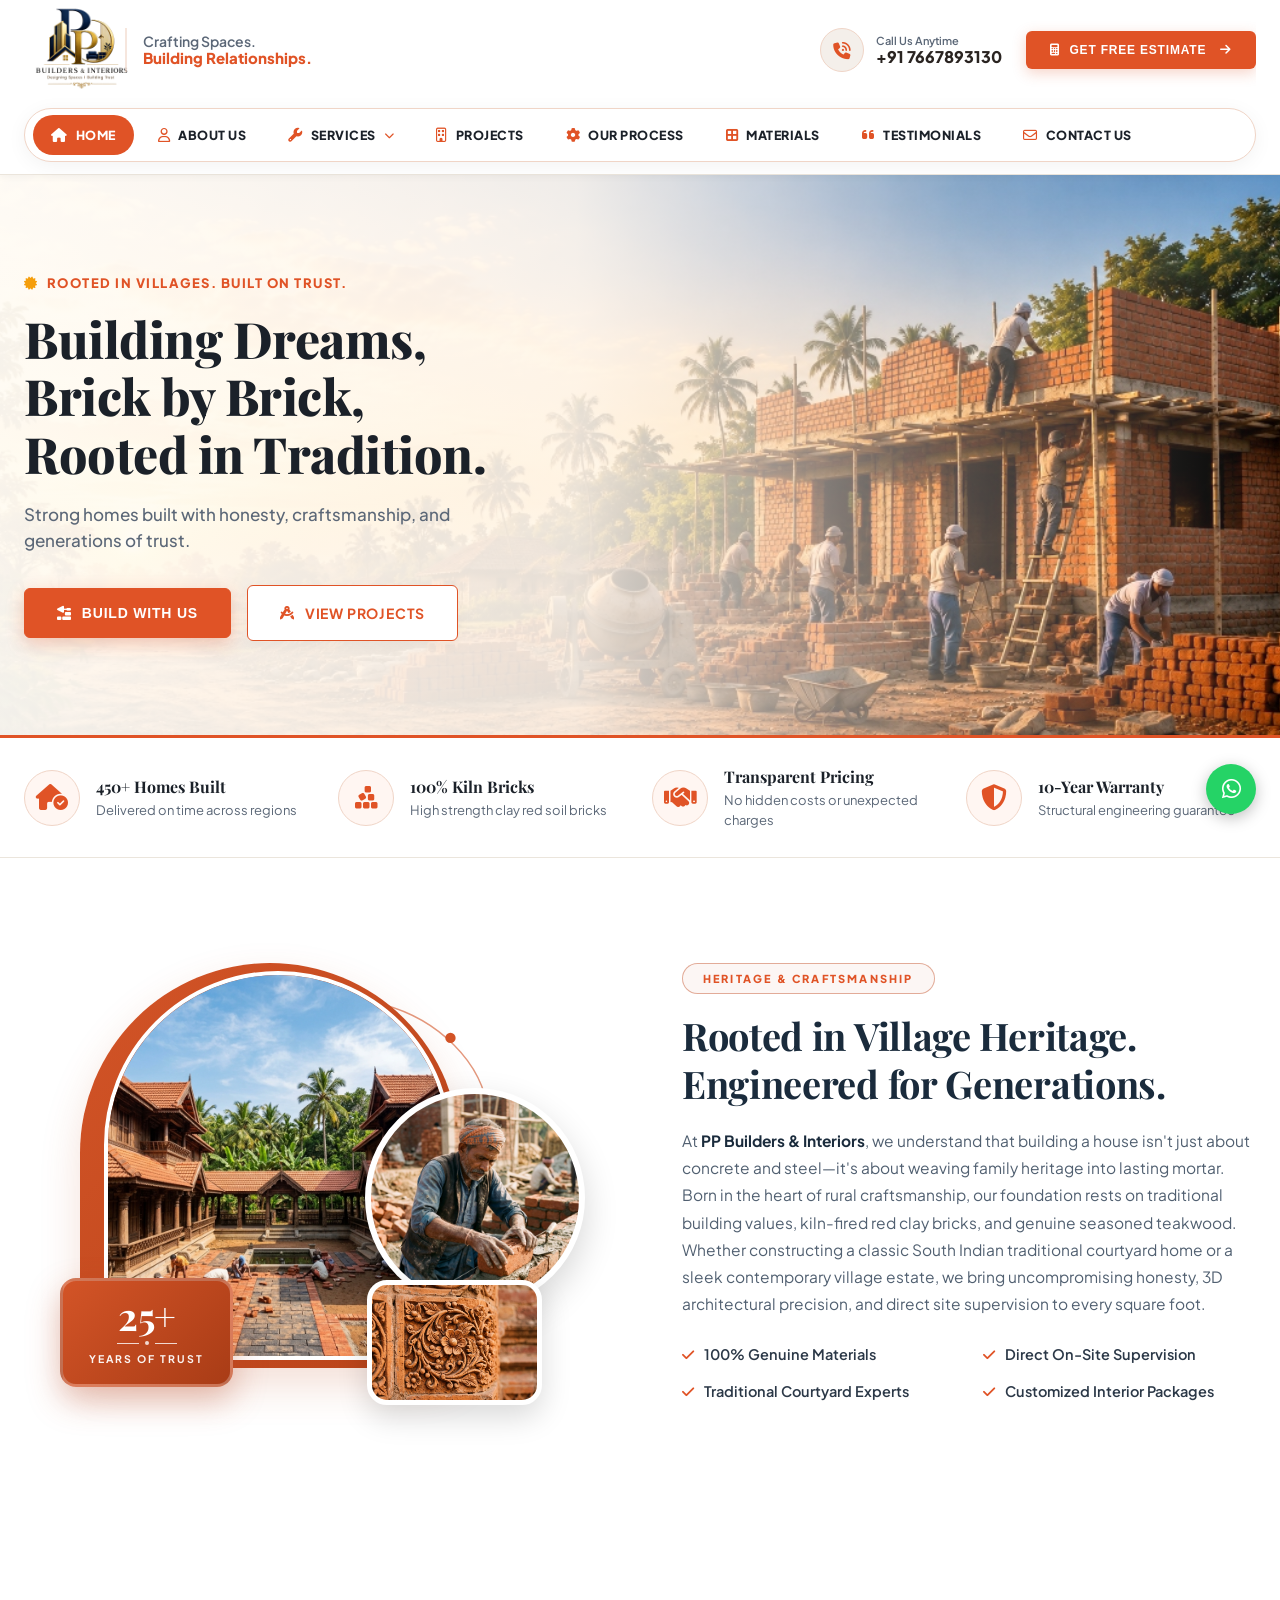
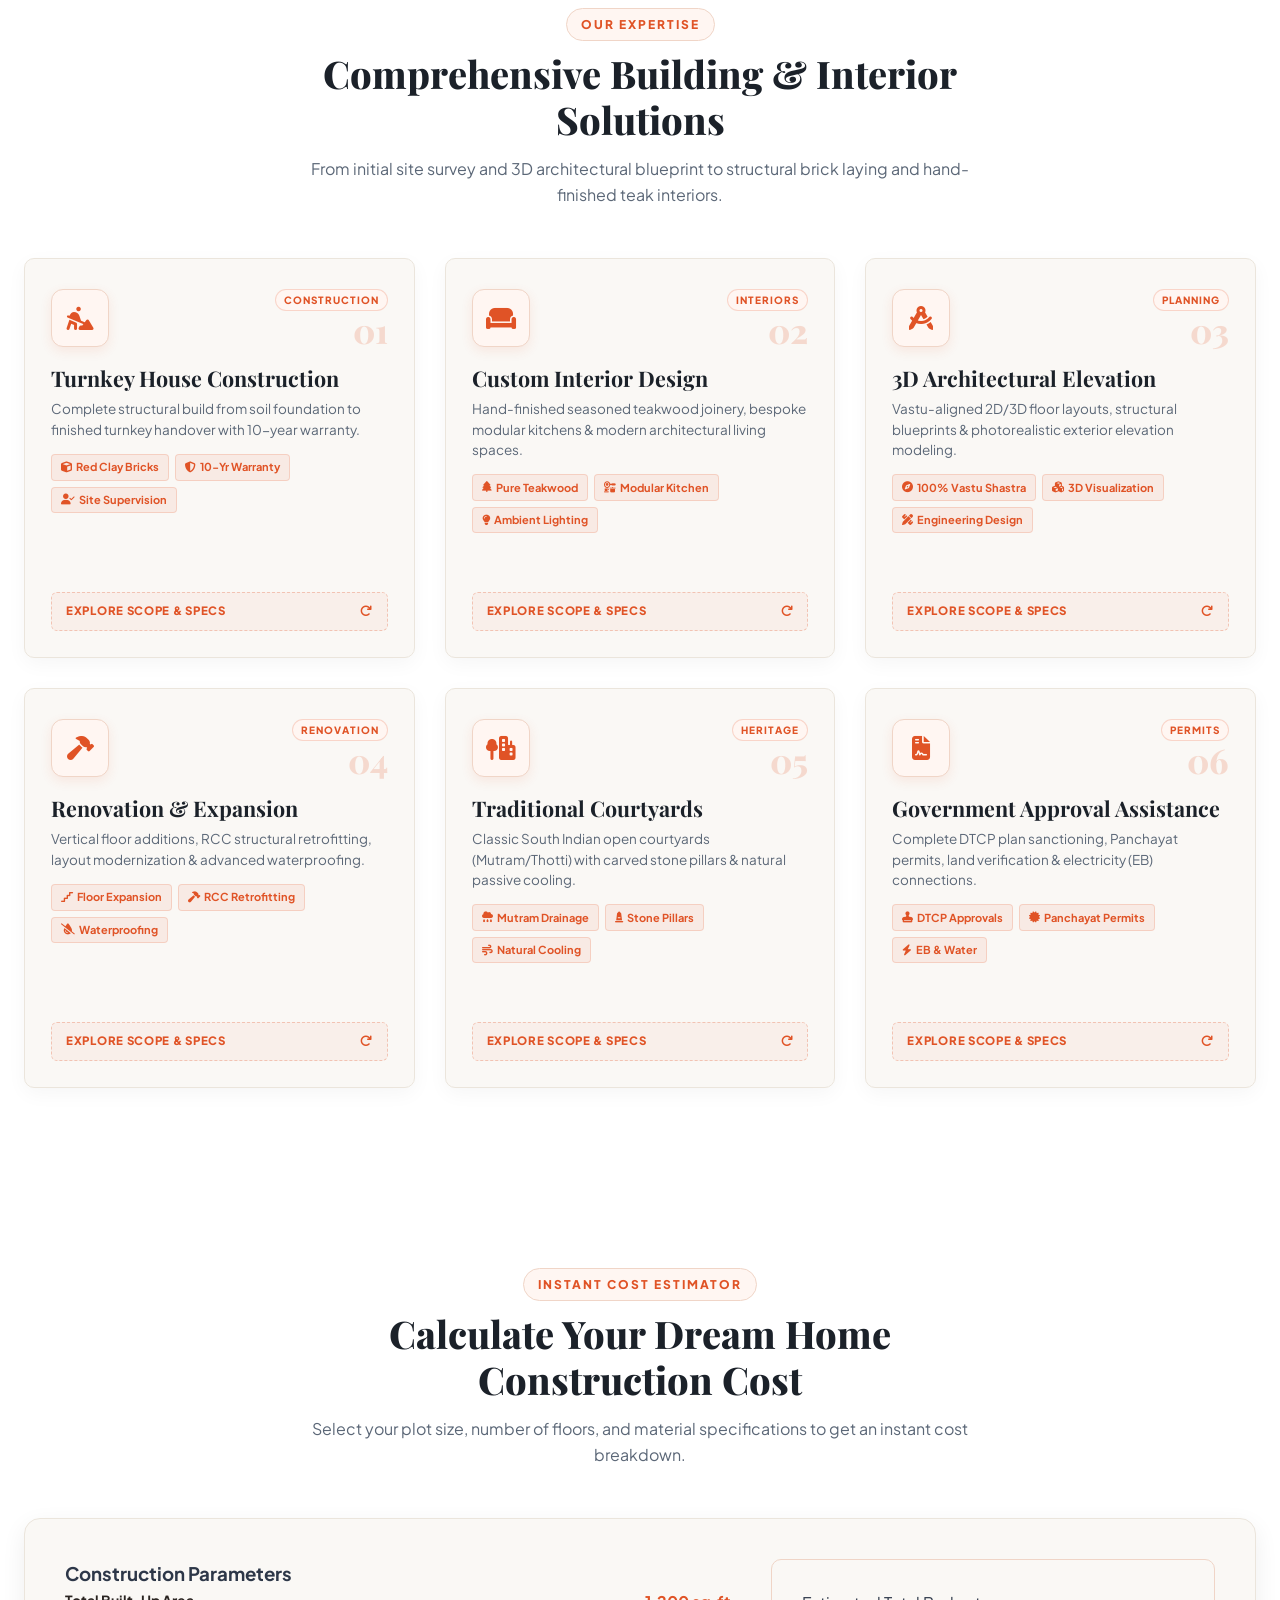
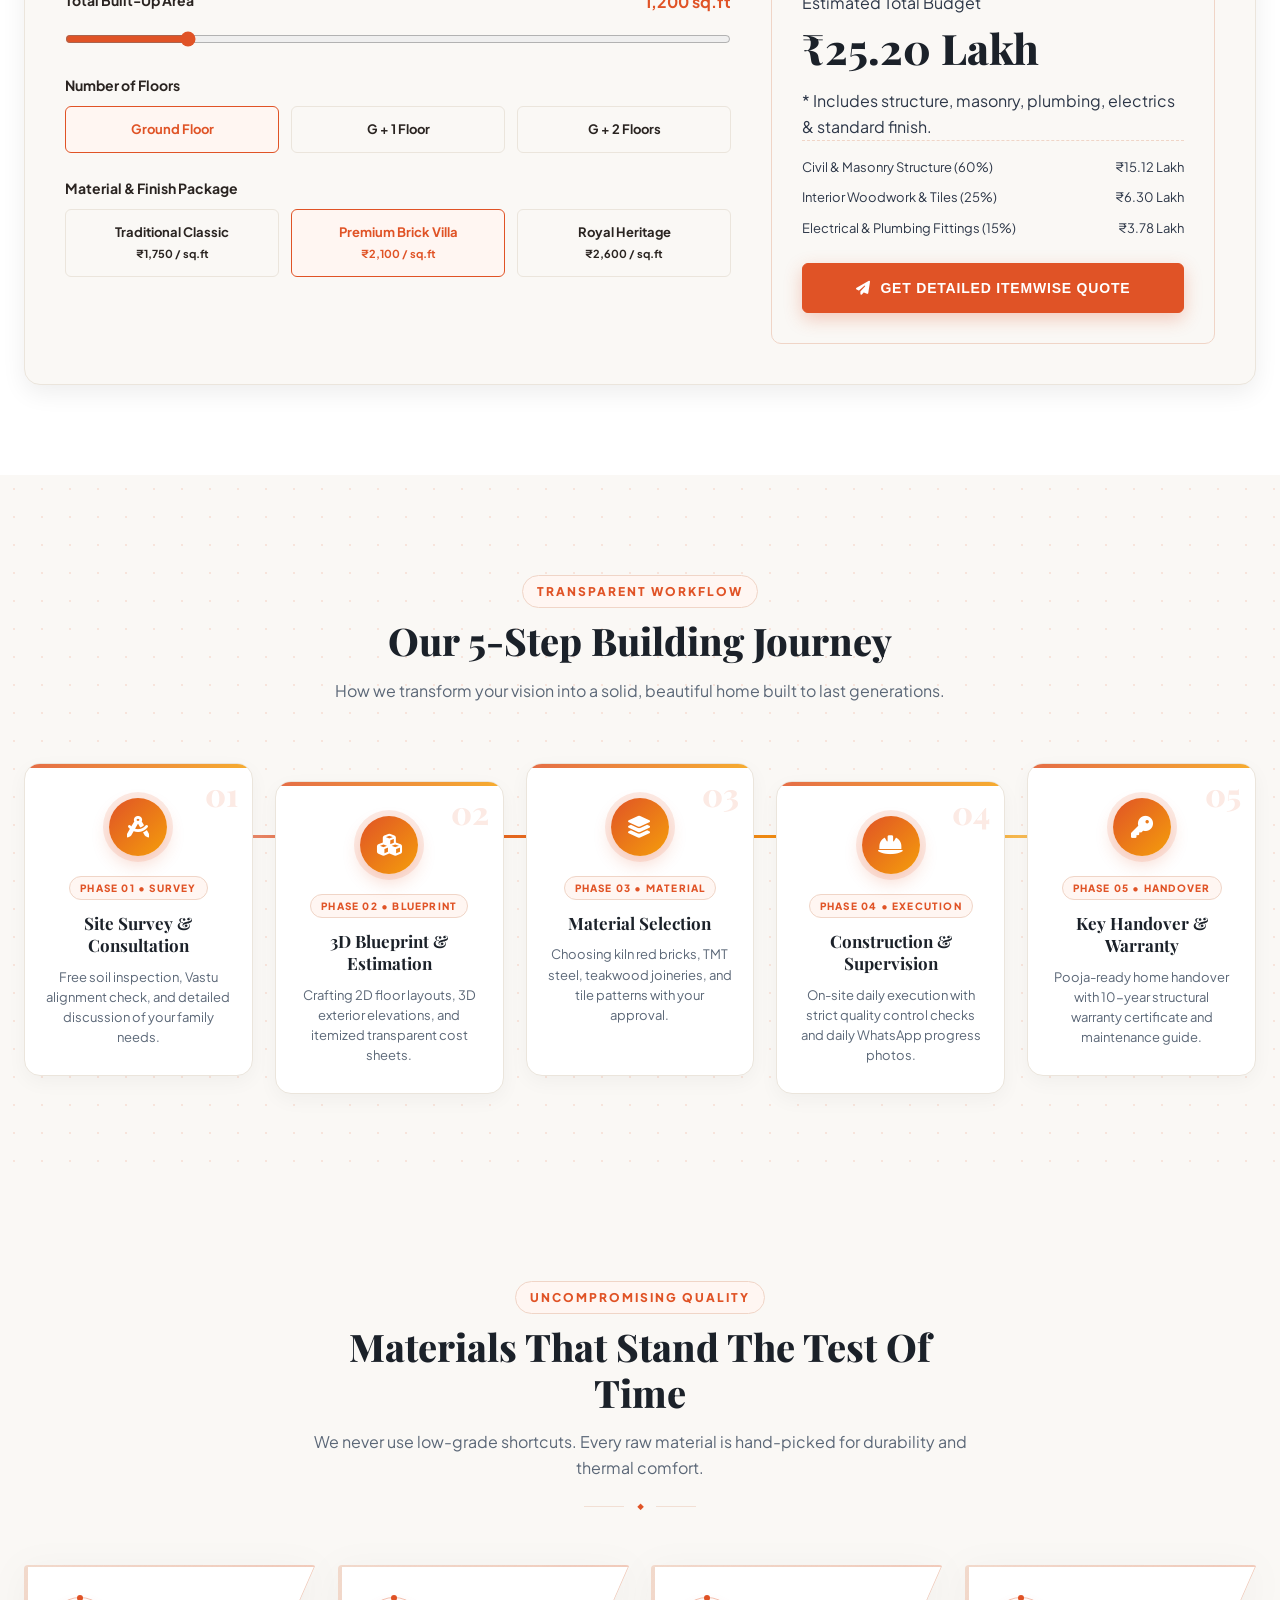
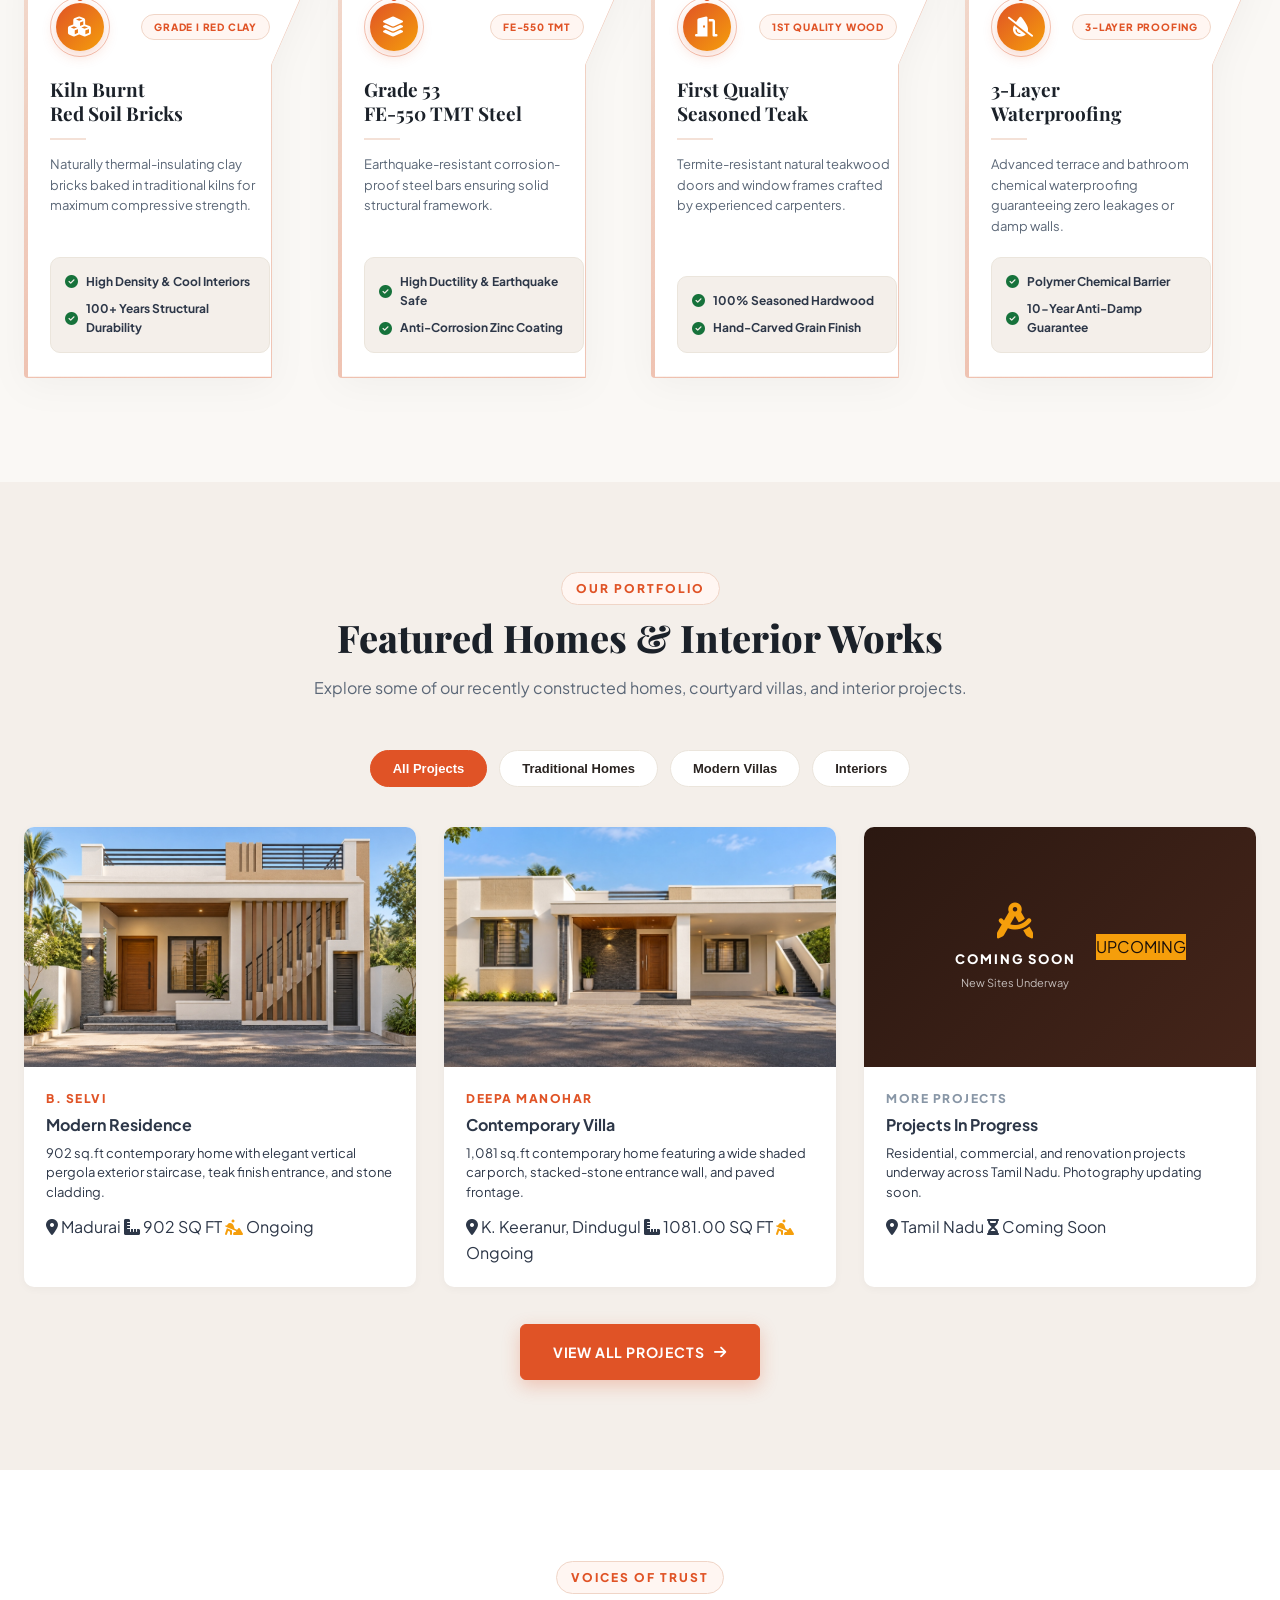
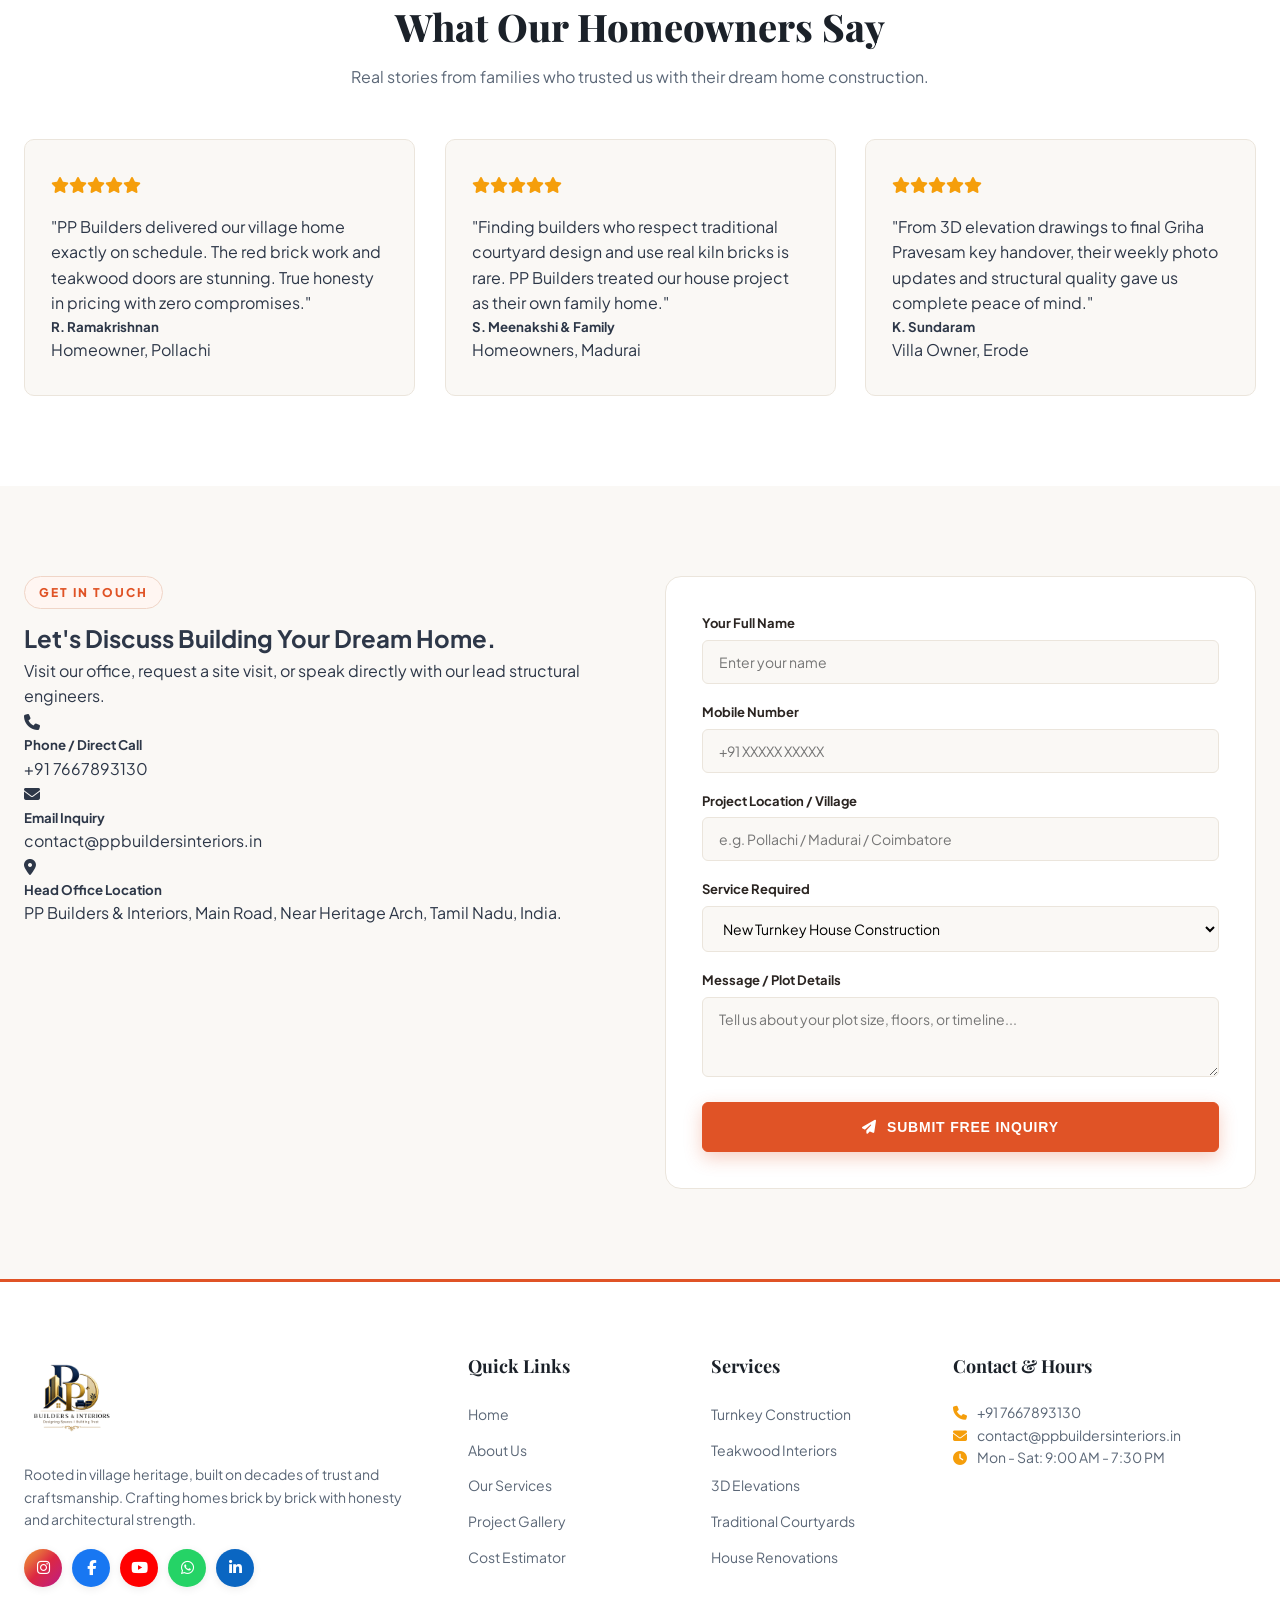
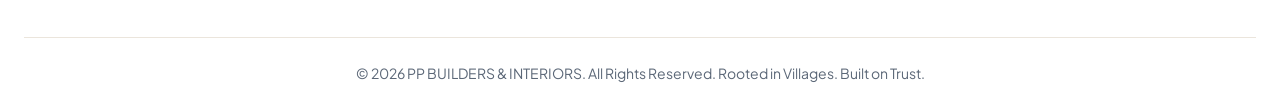
<file: index.html>
<!DOCTYPE html>
<html lang="en">

<head>
  <meta charset="UTF-8">
  <meta name="viewport" content="width=device-width, initial-scale=1.0">
  <title>PP BUILDERS & INTERIORS - Rooted in Villages. Built on Trust.</title>
  <meta name="description"
    content="PP Builders & Interiors - Building Dreams, Brick by Brick, Rooted in Tradition. Turnkey home construction and interior design with honesty, craftsmanship, and generations of trust.">

  <!-- Google Fonts -->
  <link rel="preconnect" href="https://fonts.googleapis.com">
  <link rel="preconnect" href="https://fonts.gstatic.com" crossorigin>
  <link
    href="https://fonts.googleapis.com/css2?family=Playfair+Display:ital,wght@0,600;0,700;0,800;0,900;1,600&family=Plus+Jakarta+Sans:wght@400;500;600;700;800&display=swap"
    rel="stylesheet">

  <!-- FontAwesome Icons -->
  <link rel="stylesheet" href="https://cdnjs.cloudflare.com/ajax/libs/font-awesome/6.5.1/css/all.min.css">

  <!-- Custom Stylesheet -->
  <link rel="stylesheet" href="style.css">

  <!-- Favicon Icons -->
  <link rel="icon" type="image/x-icon" href="favicon.ico">
  <link rel="icon" type="image/png" sizes="32x32" href="assets/favicon-32x32.png">
  <link rel="icon" type="image/png" sizes="16x16" href="assets/favicon-16x16.png">
  <link rel="apple-touch-icon" sizes="180x180" href="assets/apple-touch-icon.png">
</head>

<body>

  <!-- Site Preloader -->
  <div id="preloader" class="preloader">
    <div class="preloader-spinner"></div>
    <div class="preloader-text">PP BUILDERS & INTERIORS</div>
  </div>

  <!-- ==========================================================================
       1. HEADER & NAVIGATION (With Mobile Menu Toggle)
       ========================================================================== -->
  <header class="site-header">
    <div class="container">
      <div class="header-top">
        <!-- Logo Section -->
        <a href="index.html" class="brand-logo">
          <img src="assets/logo.png" alt="PP Builders & Interiors Logo" class="logo-symbol">
          <div class="brand-divider"></div>
          <div class="brand-motto">
            <span class="motto-line1">Crafting Spaces.</span>
            <span class="motto-line2">Building Relationships.</span>
          </div>
        </a>

        <!-- Header Actions & Mobile Hamburger -->
        <div class="header-actions">
          <a href="tel:+919876543210" class="phone-contact">
            <i class="fa-solid fa-phone-volume"></i>
            <div class="phone-meta">
              <span class="phone-label">Call Us Anytime</span>
              <span class="phone-number">+91 7667893130</span>
            </div>
          </a>
          <button class="btn-estimate trigger-modal">
            <i class="fa-solid fa-calculator"></i>
            GET FREE ESTIMATE <i class="fa-solid fa-arrow-right" style="margin-left:4px;"></i>
          </button>

          <!-- Mobile Navigation Toggle Button -->
          <button class="mobile-toggle" id="mobileToggle" onclick="toggleMobileMenu(event)"
            aria-label="Toggle Navigation">
            <i class="fa-solid fa-bars"></i>
          </button>
        </div>
      </div>

      <!-- Pill Navigation Row -->
      <div class="nav-row">
        <div class="pill-navbar">
          <nav class="nav-menu" id="navMenu">
            <a href="index.html" class="nav-link active">
              <i class="fa-solid fa-house"></i> HOME
            </a>
            <a href="about.html" class="nav-link">
              <i class="fa-regular fa-user"></i> ABOUT US
            </a>
            <div class="has-dropdown">
              <a href="index.html#services" class="nav-link">
                <i class="fa-solid fa-wrench"></i> SERVICES <i class="fa-solid fa-chevron-down dropdown-arrow"
                  style="font-size:10px;"></i>
              </a>
              <div class="dropdown-menu">
                <a href="index.html#services">Turnkey House Construction</a>
                <a href="index.html#services">Custom Interior Design</a>
                <a href="index.html#services">Architectural 3D Elevation</a>
                <a href="index.html#services">Structural Renovation</a>
                <a href="index.html#services">Courtyard & Landscape Design</a>
              </div>
            </div>
            <a href="project.html" class="nav-link">
              <i class="fa-regular fa-building"></i> PROJECTS
            </a>
            <a href="our-process.html" class="nav-link">
              <i class="fa-solid fa-gear"></i> OUR PROCESS
            </a>
            <a href="material.html" class="nav-link">
              <i class="fa-solid fa-border-all"></i> MATERIALS
            </a>
            <a href="testimonial.html" class="nav-link">
              <i class="fa-solid fa-quote-left"></i> TESTIMONIALS
            </a>
            <a href="contact.html" class="nav-link">
              <i class="fa-regular fa-envelope"></i> CONTACT US
            </a>
          </nav>
        </div>
      </div>
    </div>
  </header>

  <!-- ==========================================================================
       2. HERO SECTION
       ========================================================================== -->
  <section id="home" class="hero-section">
    <div class="container hero-container">
      <div class="hero-content">
        <!-- Subtitle Badge -->
        <div class="hero-badge">
          <i class="fa-solid fa-certificate"></i>
          ROOTED IN VILLAGES. BUILT ON TRUST.
        </div>

        <!-- Main Title -->
        <h1 class="hero-title">
          <span class="line">Building Dreams,</span>
          <span class="line">Brick by Brick,</span>
          <span class="line">Rooted in Tradition.</span>
        </h1>

        <!-- Subheading -->
        <p class="hero-subtitle">
          Strong homes built with honesty, craftsmanship, and generations of trust.
        </p>

        <!-- CTA Buttons -->
        <div class="hero-actions">
          <button class="btn-primary-brick trigger-modal">
            <i class="fa-solid fa-trowel-bricks"></i>
            BUILD WITH US
          </button>
          <a href="#projects" class="btn-outline-brick">
            <i class="fa-solid fa-compass-drafting"></i>
            VIEW PROJECTS
          </a>
        </div>
      </div>
    </div>
  </section>

  <!-- Trust Bar -->
  <div class="trust-bar">
    <div class="container">
      <div class="trust-grid">
        <div class="trust-item">
          <i class="fa-solid fa-house-circle-check"></i>
          <div class="trust-text">
            <h4>450+ Homes Built</h4>
            <p>Delivered on time across regions</p>
          </div>
        </div>
        <div class="trust-item">
          <i class="fa-solid fa-cubes-stacked"></i>
          <div class="trust-text">
            <h4>100% Kiln Bricks</h4>
            <p>High strength clay red soil bricks</p>
          </div>
        </div>
        <div class="trust-item">
          <i class="fa-solid fa-handshake"></i>
          <div class="trust-text">
            <h4>Transparent Pricing</h4>
            <p>No hidden costs or unexpected charges</p>
          </div>
        </div>
        <div class="trust-item">
          <i class="fa-solid fa-shield-halved"></i>
          <div class="trust-text">
            <h4>10-Year Warranty</h4>
            <p>Structural engineering guarantee</p>
          </div>
        </div>
      </div>
    </div>
  </div>

  <!-- ==========================================================================
       3. ABOUT US SECTION
       ========================================================================== -->
  <section id="about" class="about-section">
    <div class="container">
      <div class="about-grid">
        <!-- Collage Art matching reference layout -->
        <div class="about-collage-art">
          <!-- Decorative Background Arc Line with Accent Dots -->
          <svg class="collage-line-accent" viewBox="0 0 500 450" fill="none" xmlns="http://www.w3.org/2000/svg">
            <path d="M 320 50 C 375 65, 425 110, 430 165 C 435 210, 415 250, 390 280" stroke="#d35427" stroke-width="1.5" opacity="0.6"/>
            <circle cx="390" cy="85" r="5.5" fill="#d35427"/>
            <circle cx="430" cy="165" r="4" fill="#d35427"/>
          </svg>

          <!-- Main Arch: Traditional South Indian Courtyard House -->
          <div class="collage-arch-outer">
            <div class="collage-arch-inner">
              <img src="assets/about_courtyard.jpg" alt="Traditional South Indian Courtyard House" loading="lazy">
            </div>
          </div>

          <!-- Overlapping Circle: Skilled Mason Laying Red Bricks -->
          <div class="collage-circle-craftsman">
            <img src="assets/about_mason.jpg" alt="Master Mason Laying Red Bricks" loading="lazy">
          </div>

          <!-- Overlapping Rounded Rectangle: Terracotta Carving Detail -->
          <div class="collage-rect-carving">
            <img src="assets/about_carving.jpg" alt="Intricate Terracotta Relief Carving" loading="lazy">
          </div>

          <!-- Floating Badge: 25+ Years of Trust -->
          <div class="collage-badge-trust">
            <div class="years">25+</div>
            <div class="badge-divider"><span></span></div>
            <div class="text">Years of Trust</div>
          </div>
        </div>

        <!-- Right Content matching reference layout -->
        <div class="about-content">
          <span class="heritage-pill">HERITAGE & CRAFTSMANSHIP</span>
          <h2 class="heritage-heading">Rooted in Village Heritage.<br>Engineered for Generations.</h2>
          <p class="heritage-paragraph">
            At <strong>PP Builders & Interiors</strong>, we understand that building a house isn't just about concrete
            and steel—it's about weaving family heritage into lasting mortar. Born in the heart of rural craftsmanship,
            our foundation rests on traditional building values, kiln-fired red clay bricks, and genuine seasoned
            teakwood. Whether constructing a classic South Indian traditional courtyard home or a sleek contemporary
            village estate, we bring uncompromising honesty, 3D architectural precision, and direct site supervision to
            every square foot.
          </p>

          <div class="heritage-checklist">
            <div class="heritage-check-item">
              <i class="fa-solid fa-check"></i>
              <span>100% Genuine Materials</span>
            </div>
            <div class="heritage-check-item">
              <i class="fa-solid fa-check"></i>
              <span>Direct On-Site Supervision</span>
            </div>
            <div class="heritage-check-item">
              <i class="fa-solid fa-check"></i>
              <span>Traditional Courtyard Experts</span>
            </div>
            <div class="heritage-check-item">
              <i class="fa-solid fa-check"></i>
              <span>Customized Interior Packages</span>
            </div>
          </div>
        </div>
      </div>
    </div>
  </section>

  <!-- ==========================================================================
       4. SERVICES SECTION
       ========================================================================== -->
  <section id="services" class="services-section">
    <div class="container">
      <div class="section-header">
        <span class="section-tag">OUR EXPERTISE</span>
        <h2 class="section-title">Comprehensive Building & Interior Solutions</h2>
        <p class="section-desc">From initial site survey and 3D architectural blueprint to structural brick laying and
          hand-finished teak interiors.</p>
      </div>

      <div class="services-grid">
        <!-- 1. Turnkey House Construction -->
        <div class="service-card-flip" tabindex="0">
          <div class="service-card-inner">
            <div class="service-card-front">
              <div class="service-front-top">
                <div class="service-icon"><i class="fa-solid fa-person-digging"></i></div>
                <div class="service-front-meta">
                  <span class="service-front-category">Construction</span>
                  <span class="service-front-num">01</span>
                </div>
              </div>
              <div class="service-front-main">
                <h3>Turnkey House Construction</h3>
                <p class="service-front-lead">Complete structural build from soil foundation to finished turnkey handover with 10-year warranty.</p>
                <div class="service-front-tags">
                  <span class="service-tag"><i class="fa-solid fa-cube"></i> Red Clay Bricks</span>
                  <span class="service-tag"><i class="fa-solid fa-shield-halved"></i> 10-Yr Warranty</span>
                  <span class="service-tag"><i class="fa-solid fa-user-check"></i> Site Supervision</span>
                </div>
              </div>
              <div class="service-flip-hint">
                <span>Explore Scope &amp; Specs</span>
                <i class="fa-solid fa-arrow-rotate-right"></i>
              </div>
            </div>
            <div class="service-card-back">
              <div class="service-back-top">
                <span class="service-back-badge">Full Construction</span>
                <i class="fa-solid fa-person-digging service-back-icon"></i>
              </div>
              <h3>Turnkey House Construction</h3>
              <p>Complete end-to-end building construction covering foundation, high-grade red brick masonry, RCC roofing, plastering, and flooring.</p>
              <ul class="service-features-list">
                <li><i class="fa-solid fa-circle-check"></i> Foundation to RCC slab</li>
                <li><i class="fa-solid fa-circle-check"></i> High-density red soil bricks</li>
                <li><i class="fa-solid fa-circle-check"></i> Daily engineer supervision</li>
              </ul>
              <a href="#contact" class="btn-service-inquire">Inquire Now <i class="fa-solid fa-arrow-right"></i></a>
            </div>
          </div>
        </div>

        <!-- 2. Custom Interior Design -->
        <div class="service-card-flip" tabindex="0">
          <div class="service-card-inner">
            <div class="service-card-front">
              <div class="service-front-top">
                <div class="service-icon"><i class="fa-solid fa-couch"></i></div>
                <div class="service-front-meta">
                  <span class="service-front-category">Interiors</span>
                  <span class="service-front-num">02</span>
                </div>
              </div>
              <div class="service-front-main">
                <h3>Custom Interior Design</h3>
                <p class="service-front-lead">Hand-finished seasoned teakwood joinery, bespoke modular kitchens &amp; modern architectural living spaces.</p>
                <div class="service-front-tags">
                  <span class="service-tag"><i class="fa-solid fa-tree"></i> Pure Teakwood</span>
                  <span class="service-tag"><i class="fa-solid fa-kitchen-set"></i> Modular Kitchen</span>
                  <span class="service-tag"><i class="fa-solid fa-lightbulb"></i> Ambient Lighting</span>
                </div>
              </div>
              <div class="service-flip-hint">
                <span>Explore Scope &amp; Specs</span>
                <i class="fa-solid fa-arrow-rotate-right"></i>
              </div>
            </div>
            <div class="service-card-back">
              <div class="service-back-top">
                <span class="service-back-badge">Teak Interiors</span>
                <i class="fa-solid fa-couch service-back-icon"></i>
              </div>
              <h3>Custom Interior Design</h3>
              <p>Bespoke interior solutions including teakwood modular kitchens, wardrobe units, living room TV feature walls, and false ceiling designs.</p>
              <ul class="service-features-list">
                <li><i class="fa-solid fa-circle-check"></i> 100% seasoned teak joinery</li>
                <li><i class="fa-solid fa-circle-check"></i> Modular kitchen & wardrobes</li>
                <li><i class="fa-solid fa-circle-check"></i> False ceiling & ambient light</li>
              </ul>
              <a href="#contact" class="btn-service-inquire">Inquire Now <i class="fa-solid fa-arrow-right"></i></a>
            </div>
          </div>
        </div>

        <!-- 3. 3D Architectural Elevation -->
        <div class="service-card-flip" tabindex="0">
          <div class="service-card-inner">
            <div class="service-card-front">
              <div class="service-front-top">
                <div class="service-icon"><i class="fa-solid fa-compass-drafting"></i></div>
                <div class="service-front-meta">
                  <span class="service-front-category">Planning</span>
                  <span class="service-front-num">03</span>
                </div>
              </div>
              <div class="service-front-main">
                <h3>3D Architectural Elevation</h3>
                <p class="service-front-lead">Vastu-aligned 2D/3D floor layouts, structural blueprints &amp; photorealistic exterior elevation modeling.</p>
                <div class="service-front-tags">
                  <span class="service-tag"><i class="fa-solid fa-compass"></i> 100% Vastu Shastra</span>
                  <span class="service-tag"><i class="fa-solid fa-cubes"></i> 3D Visualization</span>
                  <span class="service-tag"><i class="fa-solid fa-pen-ruler"></i> Engineering Design</span>
                </div>
              </div>
              <div class="service-flip-hint">
                <span>Explore Scope &amp; Specs</span>
                <i class="fa-solid fa-arrow-rotate-right"></i>
              </div>
            </div>
            <div class="service-card-back">
              <div class="service-back-top">
                <span class="service-back-badge">Vastu & 3D</span>
                <i class="fa-solid fa-compass-drafting service-back-icon"></i>
              </div>
              <h3>3D Architectural Elevation</h3>
              <p>Realistic 3D exterior elevation models, Vastu-compliant floor plans, structural engineering calculations, and approval drawings.</p>
              <ul class="service-features-list">
                <li><i class="fa-solid fa-circle-check"></i> 100% Vastu-aligned layout</li>
                <li><i class="fa-solid fa-circle-check"></i> Photorealistic 3D visualizer</li>
                <li><i class="fa-solid fa-circle-check"></i> Structural engineering design</li>
              </ul>
              <a href="#contact" class="btn-service-inquire">Inquire Now <i class="fa-solid fa-arrow-right"></i></a>
            </div>
          </div>
        </div>

        <!-- 4. Renovation & Expansion -->
        <div class="service-card-flip" tabindex="0">
          <div class="service-card-inner">
            <div class="service-card-front">
              <div class="service-front-top">
                <div class="service-icon"><i class="fa-solid fa-hammer"></i></div>
                <div class="service-front-meta">
                  <span class="service-front-category">Renovation</span>
                  <span class="service-front-num">04</span>
                </div>
              </div>
              <div class="service-front-main">
                <h3>Renovation &amp; Expansion</h3>
                <p class="service-front-lead">Vertical floor additions, RCC structural retrofitting, layout modernization &amp; advanced waterproofing.</p>
                <div class="service-front-tags">
                  <span class="service-tag"><i class="fa-solid fa-stairs"></i> Floor Expansion</span>
                  <span class="service-tag"><i class="fa-solid fa-hammer"></i> RCC Retrofitting</span>
                  <span class="service-tag"><i class="fa-solid fa-droplet-slash"></i> Waterproofing</span>
                </div>
              </div>
              <div class="service-flip-hint">
                <span>Explore Scope &amp; Specs</span>
                <i class="fa-solid fa-arrow-rotate-right"></i>
              </div>
            </div>
            <div class="service-card-back">
              <div class="service-back-top">
                <span class="service-back-badge">Modernizing</span>
                <i class="fa-solid fa-hammer service-back-icon"></i>
              </div>
              <h3>Renovation & Expansion</h3>
              <p>Upgrading existing homes, adding additional floors, structural strengthening, waterproofing, and modernizing traditional layouts.</p>
              <ul class="service-features-list">
                <li><i class="fa-solid fa-circle-check"></i> Vertical floor expansion</li>
                <li><i class="fa-solid fa-circle-check"></i> RCC beam reinforcement</li>
                <li><i class="fa-solid fa-circle-check"></i> 3-layer terrace waterproofing</li>
              </ul>
              <a href="#contact" class="btn-service-inquire">Inquire Now <i class="fa-solid fa-arrow-right"></i></a>
            </div>
          </div>
        </div>

        <!-- 5. Traditional Courtyards -->
        <div class="service-card-flip" tabindex="0">
          <div class="service-card-inner">
            <div class="service-card-front">
              <div class="service-front-top">
                <div class="service-icon"><i class="fa-solid fa-tree-city"></i></div>
                <div class="service-front-meta">
                  <span class="service-front-category">Heritage</span>
                  <span class="service-front-num">05</span>
                </div>
              </div>
              <div class="service-front-main">
                <h3>Traditional Courtyards</h3>
                <p class="service-front-lead">Classic South Indian open courtyards (Mutram/Thotti) with carved stone pillars &amp; natural passive cooling.</p>
                <div class="service-front-tags">
                  <span class="service-tag"><i class="fa-solid fa-cloud-rain"></i> Mutram Drainage</span>
                  <span class="service-tag"><i class="fa-solid fa-monument"></i> Stone Pillars</span>
                  <span class="service-tag"><i class="fa-solid fa-wind"></i> Natural Cooling</span>
                </div>
              </div>
              <div class="service-flip-hint">
                <span>Explore Scope &amp; Specs</span>
                <i class="fa-solid fa-arrow-rotate-right"></i>
              </div>
            </div>
            <div class="service-card-back">
              <div class="service-back-top">
                <span class="service-back-badge">Heritage Architecture</span>
                <i class="fa-solid fa-tree-city service-back-icon"></i>
              </div>
              <h3>Traditional Courtyards</h3>
              <p>Designing traditional open-air central courtyards (Mutram/Thotti), stone pillar installations, and natural greenery landscapes.</p>
              <ul class="service-features-list">
                <li><i class="fa-solid fa-circle-check"></i> Classic Mutram / Thotti drainage</li>
                <li><i class="fa-solid fa-circle-check"></i> Hand-carved stone pillars</li>
                <li><i class="fa-solid fa-circle-check"></i> Natural passive cross-cooling</li>
              </ul>
              <a href="#contact" class="btn-service-inquire">Inquire Now <i class="fa-solid fa-arrow-right"></i></a>
            </div>
          </div>
        </div>

        <!-- 6. Government Approval Assistance -->
        <div class="service-card-flip" tabindex="0">
          <div class="service-card-inner">
            <div class="service-card-front">
              <div class="service-front-top">
                <div class="service-icon"><i class="fa-solid fa-file-contract"></i></div>
                <div class="service-front-meta">
                  <span class="service-front-category">Permits</span>
                  <span class="service-front-num">06</span>
                </div>
              </div>
              <div class="service-front-main">
                <h3>Government Approval Assistance</h3>
                <p class="service-front-lead">Complete DTCP plan sanctioning, Panchayat permits, land verification &amp; electricity (EB) connections.</p>
                <div class="service-front-tags">
                  <span class="service-tag"><i class="fa-solid fa-stamp"></i> DTCP Approvals</span>
                  <span class="service-tag"><i class="fa-solid fa-certificate"></i> Panchayat Permits</span>
                  <span class="service-tag"><i class="fa-solid fa-bolt"></i> EB &amp; Water</span>
                </div>
              </div>
              <div class="service-flip-hint">
                <span>Explore Scope &amp; Specs</span>
                <i class="fa-solid fa-arrow-rotate-right"></i>
              </div>
            </div>
            <div class="service-card-back">
              <div class="service-back-top">
                <span class="service-back-badge">Sanctions & Permits</span>
                <i class="fa-solid fa-file-contract service-back-icon"></i>
              </div>
              <h3>Government Approval Assistance</h3>
              <p>Hassle-free documentation support for DTCP, Panchayat, and Municipal building permits, electrical connections, and plan sanctions.</p>
              <ul class="service-features-list">
                <li><i class="fa-solid fa-circle-check"></i> DTCP & Panchayat plan sanction</li>
                <li><i class="fa-solid fa-circle-check"></i> Patta & municipal compliance</li>
                <li><i class="fa-solid fa-circle-check"></i> Electricity (EB) & water permits</li>
              </ul>
              <a href="#contact" class="btn-service-inquire">Inquire Now <i class="fa-solid fa-arrow-right"></i></a>
            </div>
          </div>
        </div>
      </div>
    </div>
  </section>

  <!-- ==========================================================================
       5. INTERACTIVE COST CALCULATOR SECTION
       ========================================================================== -->
  <section id="calculator" class="calculator-section">
    <div class="container">
      <div class="section-header">
        <span class="section-tag">INSTANT COST ESTIMATOR</span>
        <h2 class="section-title">Calculate Your Dream Home Construction Cost</h2>
        <p class="section-desc">Select your plot size, number of floors, and material specifications to get an instant
          cost breakdown.</p>
      </div>

      <div class="calculator-card">
        <div class="calc-inputs">
          <h3>Construction Parameters</h3>

          <div class="form-group-calc">
            <label>
              <span>Total Built-Up Area</span>
              <span id="plotAreaVal" class="range-val">1,200 sq.ft</span>
            </label>
            <input type="range" id="plotArea" min="600" max="4000" step="50" value="1200">
          </div>

          <div class="form-group-calc">
            <label>Number of Floors</label>
            <div class="floor-options">
              <div class="btn-option floor-opt selected" data-floors="1">Ground Floor</div>
              <div class="btn-option floor-opt" data-floors="2">G + 1 Floor</div>
              <div class="btn-option floor-opt" data-floors="3">G + 2 Floors</div>
            </div>
          </div>

          <div class="form-group-calc">
            <label>Material & Finish Package</label>
            <div class="package-options">
              <div class="btn-option package-opt" data-rate="1750">
                Traditional Classic<br><small style="font-size:11px;">₹1,750 / sq.ft</small>
              </div>
              <div class="btn-option package-opt selected" data-rate="2100">
                Premium Brick Villa<br><small style="font-size:11px;">₹2,100 / sq.ft</small>
              </div>
              <div class="btn-option package-opt" data-rate="2600">
                Royal Heritage<br><small style="font-size:11px;">₹2,600 / sq.ft</small>
              </div>
            </div>
          </div>
        </div>

        <div class="calc-summary">
          <div>
            <div class="summary-title">Estimated Total Budget</div>
            <div id="calcTotalEstimate" class="estimate-price-display">₹25.20 Lakh</div>
            <div class="estimate-sub">* Includes structure, masonry, plumbing, electrics & standard finish.</div>

            <div class="breakdown-list">
              <div class="breakdown-item">
                <span>Civil & Masonry Structure (60%)</span>
                <span id="calcStructure" class="val">₹15.12 Lakh</span>
              </div>
              <div class="breakdown-item">
                <span>Interior Woodwork & Tiles (25%)</span>
                <span id="calcInteriors" class="val">₹6.30 Lakh</span>
              </div>
              <div class="breakdown-item">
                <span>Electrical & Plumbing Fittings (15%)</span>
                <span id="calcServices" class="val">₹3.78 Lakh</span>
              </div>
            </div>
          </div>

          <button class="btn-primary-brick trigger-modal" style="width: 100%; justify-content: center;">
            <i class="fa-solid fa-paper-plane"></i> GET DETAILED ITEMWISE QUOTE
          </button>
        </div>
      </div>
    </div>
  </section>

  <!-- ==========================================================================
       6. OUR PROCESS SECTION
       ========================================================================== -->
  <section id="process" class="process-section">
    <div class="container">
      <div class="section-header">
        <span class="section-tag">TRANSPARENT WORKFLOW</span>
        <h2 class="section-title">Our 5-Step Building Journey</h2>
        <p class="section-desc">How we transform your vision into a solid, beautiful home built to last generations.</p>
      </div>

      <div class="timeline-wrapper">
        <!-- Step 1 -->
        <div class="timeline-step">
          <span class="step-watermark">01</span>
          <div class="step-node"><i class="fa-solid fa-compass-drafting"></i></div>
          <span class="step-phase">Phase 01 • Survey</span>
          <h4>Site Survey & Consultation</h4>
          <p>Free soil inspection, Vastu alignment check, and detailed discussion of your family needs.</p>
        </div>

        <!-- Step 2 -->
        <div class="timeline-step">
          <span class="step-watermark">02</span>
          <div class="step-node"><i class="fa-solid fa-cubes"></i></div>
          <span class="step-phase">Phase 02 • Blueprint</span>
          <h4>3D Blueprint & Estimation</h4>
          <p>Crafting 2D floor layouts, 3D exterior elevations, and itemized transparent cost sheets.</p>
        </div>

        <!-- Step 3 -->
        <div class="timeline-step">
          <span class="step-watermark">03</span>
          <div class="step-node"><i class="fa-solid fa-layer-group"></i></div>
          <span class="step-phase">Phase 03 • Material</span>
          <h4>Material Selection</h4>
          <p>Choosing kiln red bricks, TMT steel, teakwood joineries, and tile patterns with your approval.</p>
        </div>

        <!-- Step 4 -->
        <div class="timeline-step">
          <span class="step-watermark">04</span>
          <div class="step-node"><i class="fa-solid fa-helmet-safety"></i></div>
          <span class="step-phase">Phase 04 • Execution</span>
          <h4>Construction & Supervision</h4>
          <p>On-site daily execution with strict quality control checks and daily WhatsApp progress photos.</p>
        </div>

        <!-- Step 5 -->
        <div class="timeline-step">
          <span class="step-watermark">05</span>
          <div class="step-node"><i class="fa-solid fa-key"></i></div>
          <span class="step-phase">Phase 05 • Handover</span>
          <h4>Key Handover & Warranty</h4>
          <p>Pooja-ready home handover with 10-year structural warranty certificate and maintenance guide.</p>
        </div>
      </div>
    </div>
  </section>

  <!-- ==========================================================================
       7. MATERIALS SHOWCASE SECTION
       ========================================================================== -->
  <section id="materials" class="materials-section">
    <div class="container">
      <div class="section-header">
        <span class="section-tag">UNCOMPROMISING QUALITY</span>
        <h2 class="section-title">Materials That Stand The Test Of Time</h2>
        <p class="section-desc">We never use low-grade shortcuts. Every raw material is hand-picked for durability and
          thermal comfort.</p>

        <!-- Diamond Divider -->
        <div class="header-divider">
          <span class="divider-line"></span>
          <span class="divider-diamond">◆</span>
          <span class="divider-line"></span>
        </div>
      </div>

      <div class="materials-grid">
        <!-- Card 1 -->
        <div class="material-card-frame">
          <div class="material-card">
            <div class="material-card-inner">
              <div class="material-top-row">
                <div class="icon-orbit-wrapper">
                  <div class="orbit-ring">
                    <span class="orbit-dot"></span>
                  </div>
                  <div class="material-icon-circle">
                    <i class="fa-solid fa-cubes"></i>
                  </div>
                </div>
                <span class="material-pill-badge">GRADE I RED CLAY</span>
              </div>

              <h4 class="material-title">Kiln Burnt<br>Red Soil Bricks</h4>
              <div class="title-line"></div>

              <p class="material-desc">Naturally thermal-insulating clay bricks baked in traditional kilns for maximum
                compressive strength.</p>

              <div class="spec-box">
                <div class="spec-check-item">
                  <i class="fa-solid fa-circle-check"></i>
                  <span>High Density & Cool Interiors</span>
                </div>
                <div class="spec-check-item">
                  <i class="fa-solid fa-circle-check"></i>
                  <span>100+ Years Structural Durability</span>
                </div>
              </div>
            </div>
          </div>
        </div>

        <!-- Card 2 -->
        <div class="material-card-frame">
          <div class="material-card">
            <div class="material-card-inner">
              <div class="material-top-row">
                <div class="icon-orbit-wrapper">
                  <div class="orbit-ring">
                    <span class="orbit-dot"></span>
                  </div>
                  <div class="material-icon-circle">
                    <i class="fa-solid fa-layer-group"></i>
                  </div>
                </div>
                <span class="material-pill-badge">FE-550 TMT</span>
              </div>

              <h4 class="material-title">Grade 53<br>FE-550 TMT Steel</h4>
              <div class="title-line"></div>

              <p class="material-desc">Earthquake-resistant corrosion-proof steel bars ensuring solid structural
                framework.</p>

              <div class="spec-box">
                <div class="spec-check-item">
                  <i class="fa-solid fa-circle-check"></i>
                  <span>High Ductility & Earthquake Safe</span>
                </div>
                <div class="spec-check-item">
                  <i class="fa-solid fa-circle-check"></i>
                  <span>Anti-Corrosion Zinc Coating</span>
                </div>
              </div>
            </div>
          </div>
        </div>

        <!-- Card 3 -->
        <div class="material-card-frame">
          <div class="material-card">
            <div class="material-card-inner">
              <div class="material-top-row">
                <div class="icon-orbit-wrapper">
                  <div class="orbit-ring">
                    <span class="orbit-dot"></span>
                  </div>
                  <div class="material-icon-circle">
                    <i class="fa-solid fa-door-open"></i>
                  </div>
                </div>
                <span class="material-pill-badge">1ST QUALITY WOOD</span>
              </div>

              <h4 class="material-title">First Quality<br>Seasoned Teak</h4>
              <div class="title-line"></div>

              <p class="material-desc">Termite-resistant natural teakwood doors and window frames crafted by experienced
                carpenters.</p>

              <div class="spec-box">
                <div class="spec-check-item">
                  <i class="fa-solid fa-circle-check"></i>
                  <span>100% Seasoned Hardwood</span>
                </div>
                <div class="spec-check-item">
                  <i class="fa-solid fa-circle-check"></i>
                  <span>Hand-Carved Grain Finish</span>
                </div>
              </div>
            </div>
          </div>
        </div>

        <!-- Card 4 -->
        <div class="material-card-frame">
          <div class="material-card">
            <div class="material-card-inner">
              <div class="material-top-row">
                <div class="icon-orbit-wrapper">
                  <div class="orbit-ring">
                    <span class="orbit-dot"></span>
                  </div>
                  <div class="material-icon-circle">
                    <i class="fa-solid fa-droplet-slash"></i>
                  </div>
                </div>
                <span class="material-pill-badge">3-LAYER PROOFING</span>
              </div>

              <h4 class="material-title">3-Layer<br>Waterproofing</h4>
              <div class="title-line"></div>

              <p class="material-desc">Advanced terrace and bathroom chemical waterproofing guaranteeing zero leakages
                or damp walls.</p>

              <div class="spec-box">
                <div class="spec-check-item">
                  <i class="fa-solid fa-circle-check"></i>
                  <span>Polymer Chemical Barrier</span>
                </div>
                <div class="spec-check-item">
                  <i class="fa-solid fa-circle-check"></i>
                  <span>10-Year Anti-Damp Guarantee</span>
                </div>
              </div>
            </div>
          </div>
        </div>
      </div>
    </div>
  </section>

  <!-- ==========================================================================
       8. PROJECTS GALLERY SECTION
       ========================================================================== -->
  <section id="projects" class="projects-section">
    <div class="container">
      <div class="section-header">
        <span class="section-tag">OUR PORTFOLIO</span>
        <h2 class="section-title">Featured Homes & Interior Works</h2>
        <p class="section-desc">Explore some of our recently constructed homes, courtyard villas, and interior projects.
        </p>
      </div>

      <div class="gallery-filter">
        <button class="filter-btn active" data-filter="all">All Projects</button>
        <button class="filter-btn" data-filter="traditional">Traditional Homes</button>
        <button class="filter-btn" data-filter="modern">Modern Villas</button>
        <button class="filter-btn" data-filter="interiors">Interiors</button>
      </div>

      <div class="gallery-grid">
        <div class="project-item" data-category="modern">
          <div class="project-img-box">
            <img src="assets/project-01.jpg" alt="Project 01 - B. Selvi, Madurai" loading="lazy">
            <span class="project-badge">PROJECT 01</span>
          </div>
          <div class="project-info">
            <div style="font-size:12px;font-weight:800;color:var(--primary-brick);letter-spacing:1.5px;margin-bottom:4px;text-transform:uppercase;">B. SELVI</div>
            <h4 style="margin-bottom:6px;">Modern Residence</h4>
            <p style="font-size:13px;line-height:1.5;margin-bottom:12px;">902 sq.ft contemporary home with elegant vertical pergola exterior staircase, teak finish entrance, and stone cladding.</p>
            <div class="project-meta">
              <span><i class="fa-solid fa-location-dot"></i> Madurai</span>
              <span><i class="fa-solid fa-ruler-combined"></i> 902 SQ FT</span>
              <span><i class="fa-solid fa-person-digging" style="color:var(--accent-gold);"></i> Ongoing</span>
            </div>
          </div>
        </div>

        <div class="project-item" data-category="traditional">
          <div class="project-img-box">
            <img src="assets/project-02.jpg" alt="Project 02 - Deepa Manohar, K. Keeranur, Dindigul" loading="lazy">
            <span class="project-badge">PROJECT 02</span>
          </div>
          <div class="project-info">
            <div style="font-size:12px;font-weight:800;color:var(--primary-brick);letter-spacing:1.5px;margin-bottom:4px;text-transform:uppercase;">DEEPA MANOHAR</div>
            <h4 style="margin-bottom:6px;">Contemporary Villa</h4>
            <p style="font-size:13px;line-height:1.5;margin-bottom:12px;">1,081 sq.ft contemporary home featuring a wide shaded car porch, stacked-stone entrance wall, and paved frontage.</p>
            <div class="project-meta">
              <span><i class="fa-solid fa-location-dot"></i> K. Keeranur, Dindugul</span>
              <span><i class="fa-solid fa-ruler-combined"></i> 1081.00 SQ FT</span>
              <span><i class="fa-solid fa-person-digging" style="color:var(--accent-gold);"></i> Ongoing</span>
            </div>
          </div>
        </div>

        <div class="project-item" data-category="interiors">
          <div class="project-img-box" style="background:linear-gradient(135deg,#2b1811,#45251a);display:flex;align-items:center;justify-content:center;position:relative;">
            <div style="text-align:center;color:#FFF;position:relative;z-index:2;padding:20px;">
              <i class="fa-solid fa-compass-drafting" style="font-size:36px;color:var(--accent-gold);margin-bottom:10px;display:block;"></i>
              <div style="font-size:13px;font-weight:800;letter-spacing:2px;text-transform:uppercase;">Coming Soon</div>
              <div style="font-size:11px;color:rgba(255,255,255,0.7);margin-top:4px;">New Sites Underway</div>
            </div>
            <span class="project-badge" style="background:var(--accent-gold);color:#1A0F0A;">UPCOMING</span>
          </div>
          <div class="project-info">
            <div style="font-size:12px;font-weight:800;color:var(--text-light);letter-spacing:1.5px;margin-bottom:4px;text-transform:uppercase;">MORE PROJECTS</div>
            <h4 style="margin-bottom:6px;">Projects In Progress</h4>
            <p style="font-size:13px;line-height:1.5;margin-bottom:12px;">Residential, commercial, and renovation projects underway across Tamil Nadu. Photography updating soon.</p>
            <div class="project-meta">
              <span><i class="fa-solid fa-location-dot"></i> Tamil Nadu</span>
              <span><i class="fa-solid fa-hourglass-half"></i> Coming Soon</span>
            </div>
          </div>
        </div>
      </div>

      <div style="text-align:center;margin-top:36px;">
        <a href="project.html" class="btn-primary-brick">VIEW ALL PROJECTS <i class="fa-solid fa-arrow-right"></i></a>
      </div>
    </div>
  </section>

  <!-- ==========================================================================
       9. TESTIMONIALS SECTION
       ========================================================================== -->
  <section id="testimonials" class="testimonials-section">
    <div class="container">
      <div class="section-header">
        <span class="section-tag">VOICES OF TRUST</span>
        <h2 class="section-title">What Our Homeowners Say</h2>
        <p class="section-desc">Real stories from families who trusted us with their dream home construction.</p>
      </div>

      <div class="testimonials-grid">
        <div class="testimonial-card">
          <div class="stars"><i class="fa-solid fa-star"></i><i class="fa-solid fa-star"></i><i
              class="fa-solid fa-star"></i><i class="fa-solid fa-star"></i><i class="fa-solid fa-star"></i></div>
          <p>"PP Builders delivered our village home exactly on schedule. The red brick work and teakwood doors are
            stunning. True honesty in pricing with zero compromises."</p>
          <div class="client-info">
            <h5>R. Ramakrishnan</h5>
            <span>Homeowner, Pollachi</span>
          </div>
        </div>

        <div class="testimonial-card">
          <div class="stars"><i class="fa-solid fa-star"></i><i class="fa-solid fa-star"></i><i
              class="fa-solid fa-star"></i><i class="fa-solid fa-star"></i><i class="fa-solid fa-star"></i></div>
          <p>"Finding builders who respect traditional courtyard design and use real kiln bricks is rare. PP Builders
            treated our house project as their own family home."</p>
          <div class="client-info">
            <h5>S. Meenakshi & Family</h5>
            <span>Homeowners, Madurai</span>
          </div>
        </div>

        <div class="testimonial-card">
          <div class="stars"><i class="fa-solid fa-star"></i><i class="fa-solid fa-star"></i><i
              class="fa-solid fa-star"></i><i class="fa-solid fa-star"></i><i class="fa-solid fa-star"></i></div>
          <p>"From 3D elevation drawings to final Griha Pravesam key handover, their weekly photo updates and structural
            quality gave us complete peace of mind."</p>
          <div class="client-info">
            <h5>K. Sundaram</h5>
            <span>Villa Owner, Erode</span>
          </div>
        </div>
      </div>
    </div>
  </section>

  <!-- ==========================================================================
       10. CONTACT & INQUIRY SECTION
       ========================================================================== -->
  <section id="contact" class="contact-section">
    <div class="container">
      <div class="contact-grid">
        <div class="contact-info">
          <span class="section-tag">GET IN TOUCH</span>
          <h2>Let's Discuss Building Your Dream Home.</h2>
          <p>Visit our office, request a site visit, or speak directly with our lead structural engineers.</p>

          <div class="contact-details-list">
            <div class="detail-item">
              <i class="fa-solid fa-phone"></i>
              <div>
                <h5>Phone / Direct Call</h5>
                <p>+91 7667893130 </p>
              </div>
            </div>

            <div class="detail-item">
              <i class="fa-solid fa-envelope"></i>
              <div>
                <h5>Email Inquiry</h5>
                <p>contact@ppbuildersinteriors.in</p>
              </div>
            </div>

            <div class="detail-item">
              <i class="fa-solid fa-location-dot"></i>
              <div>
                <h5>Head Office Location</h5>
                <p>PP Builders & Interiors, Main Road, Near Heritage Arch, Tamil Nadu, India.</p>
              </div>
            </div>
          </div>
        </div>

        <div class="contact-form-card">
          <form id="mainContactForm">
            <div class="form-group">
              <label>Your Full Name</label>
              <input type="text" class="form-control" placeholder="Enter your name" required>
            </div>

            <div class="form-group">
              <label>Mobile Number</label>
              <input type="tel" class="form-control" placeholder="+91 XXXXX XXXXX" required>
            </div>

            <div class="form-group">
              <label>Project Location / Village</label>
              <input type="text" class="form-control" placeholder="e.g. Pollachi / Madurai / Coimbatore" required>
            </div>

            <div class="form-group">
              <label>Service Required</label>
              <select class="form-control">
                <option>New Turnkey House Construction</option>
                <option>Custom Interior Design</option>
                <option>3D Architectural Plan</option>
                <option>Renovation & Expansion</option>
              </select>
            </div>

            <div class="form-group">
              <label>Message / Plot Details</label>
              <textarea class="form-control" rows="3"
                placeholder="Tell us about your plot size, floors, or timeline..."></textarea>
            </div>

            <button type="submit" class="btn-primary-brick" style="width:100%; justify-content:center;">
              <i class="fa-solid fa-paper-plane"></i> SUBMIT FREE INQUIRY
            </button>
          </form>
        </div>
      </div>
    </div>
  </section>

  <!-- ==========================================================================
       11. FOOTER
       ========================================================================== -->
  <footer class="site-footer">
    <div class="container">
      <div class="footer-grid">
        <div class="footer-col">
          <div class="footer-logo-box" style="margin-bottom:16px;">
            <img src="assets/logo.png" alt="PP Builders & Interiors Footer Logo" style="height:95px; width:auto;">
          </div>
          <p>Rooted in village heritage, built on decades of trust and craftsmanship. Crafting homes brick by brick with
            honesty and architectural strength.</p>
          <div class="footer-social">
            <a href="https://www.instagram.com/ppbuildersinteriors/" target="_blank" rel="noopener noreferrer" class="social-btn ig" aria-label="Instagram"><i class="fa-brands fa-instagram"></i></a>
            <a href="https://www.facebook.com/ppbuildersinteriors/" target="_blank" rel="noopener noreferrer" class="social-btn fb" aria-label="Facebook"><i class="fa-brands fa-facebook-f"></i></a>
            <a href="https://www.youtube.com/@ppbuildersinteriors" target="_blank" rel="noopener noreferrer" class="social-btn yt" aria-label="YouTube"><i class="fa-brands fa-youtube"></i></a>
            <a href="https://wa.me/917667893130?text=Hello%20PP%20Builders%20%26%20Interiors,%20I%20would%20like%20to%20inquire%20about%20your%20services" target="_blank" rel="noopener noreferrer" class="social-btn wa" aria-label="WhatsApp"><i class="fa-brands fa-whatsapp"></i></a>
            <a href="https://www.linkedin.com/company/ppbuildersinteriors/" target="_blank" rel="noopener noreferrer" class="social-btn in" aria-label="LinkedIn"><i class="fa-brands fa-linkedin-in"></i></a>
          </div>
        </div>

        <div class="footer-col">
          <h4>Quick Links</h4>
          <ul class="footer-links">
            <li><a href="#home">Home</a></li>
            <li><a href="#about">About Us</a></li>
            <li><a href="#services">Our Services</a></li>
            <li><a href="#projects">Project Gallery</a></li>
            <li><a href="#calculator">Cost Estimator</a></li>
          </ul>
        </div>

        <div class="footer-col">
          <h4>Services</h4>
          <ul class="footer-links">
            <li><a href="#services">Turnkey Construction</a></li>
            <li><a href="#services">Teakwood Interiors</a></li>
            <li><a href="#services">3D Elevations</a></li>
            <li><a href="#services">Traditional Courtyards</a></li>
            <li><a href="#services">House Renovations</a></li>
          </ul>
        </div>

        <div class="footer-col">
          <h4>Contact & Hours</h4>
          <p><i class="fa-solid fa-phone" style="color:var(--accent-gold); margin-right:8px;"></i> +91 7667893130</p>
          <p><i class="fa-solid fa-envelope" style="color:var(--accent-gold); margin-right:8px;"></i>
            contact@ppbuildersinteriors.in</p>
          <p><i class="fa-solid fa-clock" style="color:var(--accent-gold); margin-right:8px;"></i> Mon - Sat: 9:00 AM -
            7:30 PM</p>
        </div>
      </div>

      <div class="footer-bottom">
        <p>&copy; 2026 PP BUILDERS & INTERIORS. All Rights Reserved. Rooted in Villages. Built on Trust.</p>
      </div>
    </div>
  </footer>

  <!-- ==========================================================================
       12. MODAL POPUP - GET FREE ESTIMATE
       ========================================================================== -->
  <div id="estimateModal" class="modal-overlay">
    <div class="modal-content">
      <button class="modal-close"><i class="fa-solid fa-xmark"></i></button>
      <div style="text-align:center; margin-bottom:20px;">
        <span class="section-tag">FREE CONSULTATION</span>
        <h3 style="font-family:var(--font-serif); font-size:24px; color:var(--warm-heading); margin-top:8px;">Request
          Free Site Estimate</h3>
      </div>
      <form>
        <div class="form-group">
          <label>Your Name</label>
          <input type="text" class="form-control" placeholder="Enter your full name" required>
        </div>
        <div class="form-group">
          <label>Phone Number</label>
          <input type="tel" class="form-control" placeholder="+91 XXXXX XXXXX" required>
        </div>
        <div class="form-group">
          <label>Plot Location / Town</label>
          <input type="text" class="form-control" placeholder="City or Village location" required>
        </div>
        <div class="form-group">
          <label>Plot Area (sq.ft)</label>
          <input type="number" class="form-control" placeholder="e.g. 1200" required>
        </div>
        <button type="submit" class="btn-primary-brick" style="width:100%; justify-content:center; margin-top:14px;">
          SUBMIT ESTIMATE REQUEST
        </button>
      </form>
    </div>
  </div>

  <!-- Floating WhatsApp & Scroll Up Buttons -->
  <div class="floating-actions">
    <a href="https://wa.me/917667893130?text=Hello%20PP%20Builders%20%26%20Interiors,%20I%20would%20like%20to%20inquire%20about%20your%20services"
      target="_blank" class="float-btn whatsapp-btn" aria-label="Chat on WhatsApp" title="Chat on WhatsApp">
      <i class="fa-brands fa-whatsapp"></i>
    </a>
    <button id="scrollTopBtn" class="float-btn scroll-top-btn" aria-label="Scroll to top" title="Scroll to Top">
      <i class="fa-solid fa-arrow-up"></i>
    </button>
  </div>

  <script src="script.js"></script>
</body>

</html>
</file>
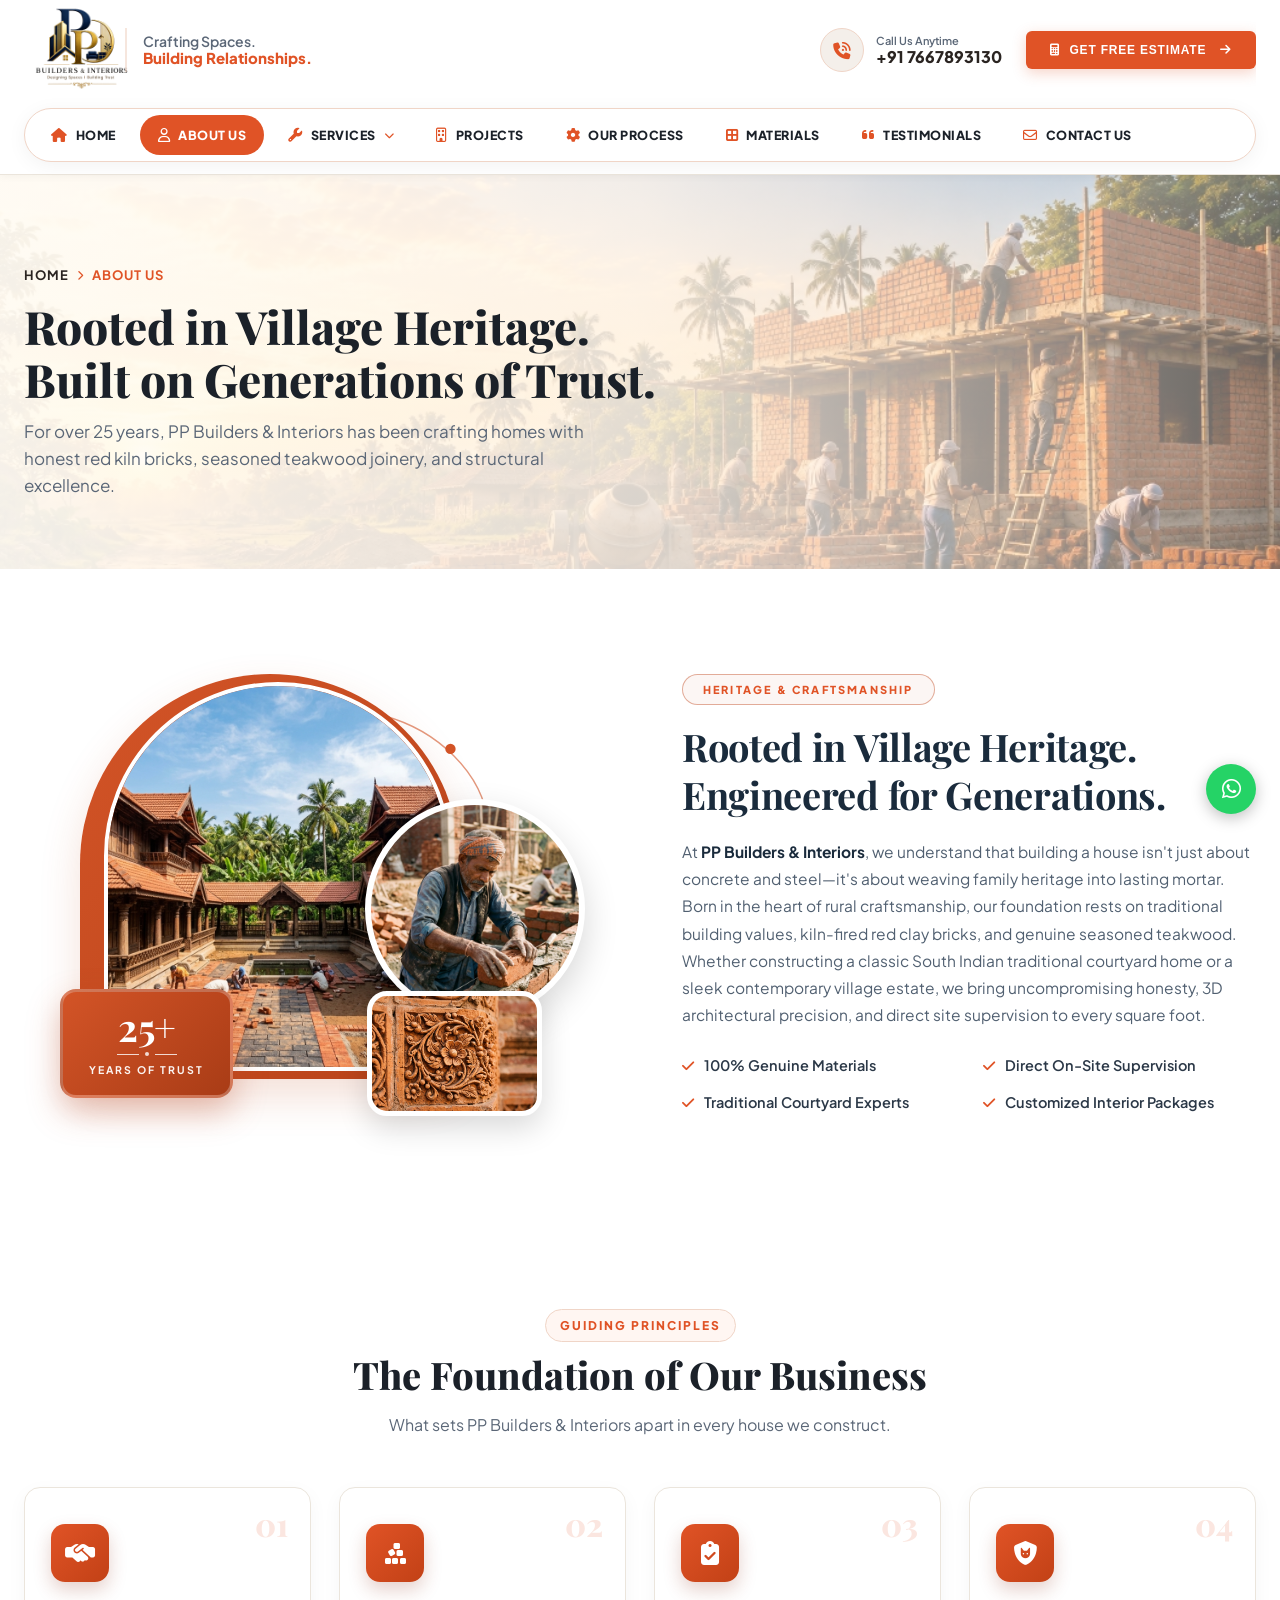
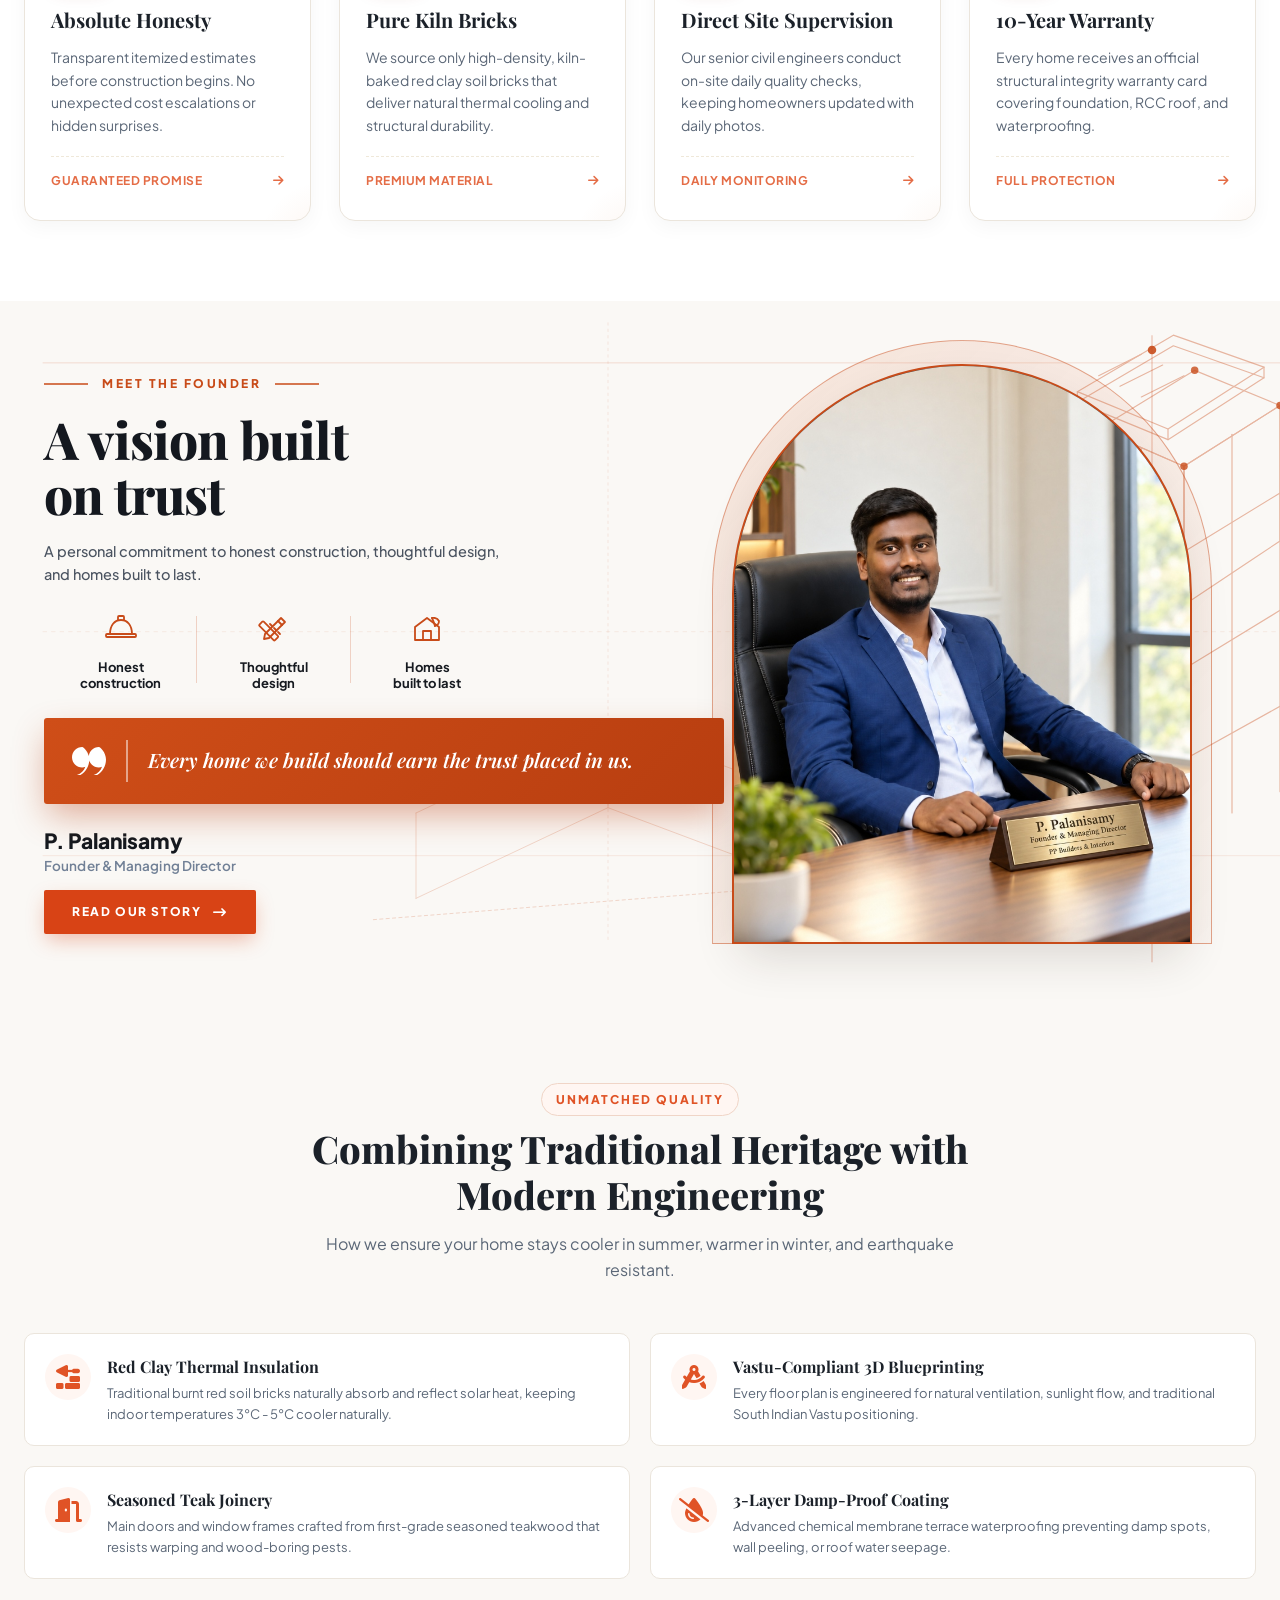
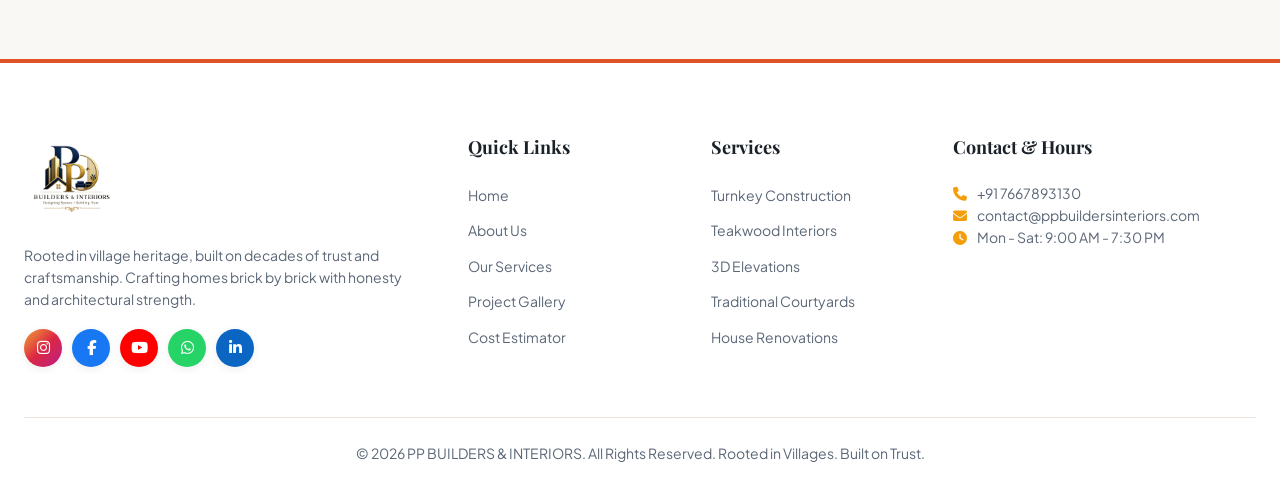
<file: about.html>
<!DOCTYPE html>
<html lang="en">

<head>
  <meta charset="UTF-8">
  <meta name="viewport" content="width=device-width, initial-scale=1.0">
  <title>About Us - PP BUILDERS & INTERIORS | Rooted in Villages. Built on Trust.</title>
  <meta name="description"
    content="Learn about PP Builders & Interiors - Over 25 years of legacy in traditional red brick house construction, teakwood interiors, and modern engineering.">

  <!-- Google Fonts -->
  <link rel="preconnect" href="https://fonts.googleapis.com">
  <link rel="preconnect" href="https://fonts.gstatic.com" crossorigin>
  <link
    href="https://fonts.googleapis.com/css2?family=Playfair+Display:ital,wght@0,600;0,700;0,800;0,900;1,600&family=Plus+Jakarta+Sans:wght@400;500;600;700;800&display=swap"
    rel="stylesheet">

  <!-- FontAwesome Icons -->
  <link rel="stylesheet" href="https://cdnjs.cloudflare.com/ajax/libs/font-awesome/6.5.1/css/all.min.css">

  <!-- Custom Stylesheet -->
  <link rel="stylesheet" href="style.css">

  <!-- Favicon Icons -->
  <link rel="icon" type="image/x-icon" href="favicon.ico">
  <link rel="icon" type="image/png" sizes="32x32" href="assets/favicon-32x32.png">
  <link rel="icon" type="image/png" sizes="16x16" href="assets/favicon-16x16.png">
  <link rel="apple-touch-icon" sizes="180x180" href="assets/apple-touch-icon.png">

  <style>
    /* Inner Page Hero Styling */
    .page-banner {
      background-image: url('assets/hero_bg.jpg');
      background-size: cover;
      background-position: center center;
      position: relative;
      padding: 90px 0 70px 0;
      color: var(--warm-heading);
    }

    .page-banner::before {
      content: '';
      position: absolute;
      top: 0;
      left: 0;
      right: 0;
      bottom: 0;
      background: linear-gradient(90deg, rgba(255, 252, 247, 0.94) 0%, rgba(255, 248, 240, 0.85) 50%, rgba(255, 245, 235, 0.4) 100%);
      z-index: 1;
    }

    .page-banner-container {
      position: relative;
      z-index: 2;
    }

    .breadcrumb {
      display: flex;
      align-items: center;
      gap: 8px;
      font-size: 13px;
      font-weight: 700;
      color: var(--primary-brick);
      text-transform: uppercase;
      letter-spacing: 1px;
      margin-bottom: 14px;
    }

    .breadcrumb a {
      color: var(--terracotta-dark);
    }

    .breadcrumb a:hover {
      color: var(--primary-brick);
    }

    .page-title {
      font-family: var(--font-serif);
      font-size: 46px;
      font-weight: 800;
      color: var(--warm-heading);
      margin-bottom: 12px;
      line-height: 1.15;
    }

    .page-subtitle {
      font-size: 17px;
      color: var(--text-muted);
      max-width: 600px;
    }

    /* Core Values Grid - Redesigned Premium Card System */
    .values-grid {
      display: grid;
      grid-template-columns: repeat(4, 1fr);
      gap: 28px;
      margin-top: 48px;
    }

    .value-card {
      position: relative;
      background: #FFFFFF;
      border: 1px solid var(--border-subtle);
      border-radius: var(--radius-lg);
      padding: 36px 26px 30px 26px;
      transition: all 0.4s cubic-bezier(0.165, 0.84, 0.44, 1);
      box-shadow: 0 6px 20px rgba(0, 0, 0, 0.04);
      display: flex;
      flex-direction: column;
      overflow: hidden;
      z-index: 1;
    }

    /* Top Accent Gradient Bar */
    .value-card::before {
      content: '';
      position: absolute;
      top: 0;
      left: 0;
      width: 0%;
      height: 4px;
      background: linear-gradient(90deg, var(--primary-brick), var(--accent-gold));
      transition: width 0.4s ease;
      z-index: 2;
    }

    /* Soft Glow Background Radial */
    .value-card::after {
      content: '';
      position: absolute;
      bottom: -30%;
      right: -30%;
      width: 140px;
      height: 140px;
      background: radial-gradient(circle, rgba(217, 107, 39, 0.08) 0%, rgba(255, 255, 255, 0) 70%);
      border-radius: 50%;
      transition: all 0.5s ease;
      z-index: 0;
      pointer-events: none;
    }

    .value-card:hover {
      transform: translateY(-8px);
      box-shadow: 0 20px 38px -10px rgba(61, 35, 20, 0.12), 0 8px 18px -4px rgba(140, 47, 21, 0.08);
      border-color: rgba(221, 184, 158, 0.85);
    }

    .value-card:hover::before {
      width: 100%;
    }

    .value-card:hover::after {
      bottom: -10%;
      right: -10%;
      width: 200px;
      height: 200px;
    }

    /* Index Badge Number */
    .value-number {
      position: absolute;
      top: 20px;
      right: 22px;
      font-family: var(--font-serif);
      font-size: 32px;
      font-weight: 800;
      color: var(--primary-brick);
      opacity: 0.14;
      transition: var(--transition);
      line-height: 1;
      user-select: none;
      z-index: 1;
    }

    .value-card:hover .value-number {
      opacity: 0.32;
      transform: scale(1.1);
    }

    /* Rich Elevated Gradient Icon Badge */
    .value-icon {
      position: relative;
      width: 58px;
      height: 58px;
      background: linear-gradient(135deg, var(--primary-brick) 0%, var(--primary-dark-brick) 100%);
      border-radius: 14px;
      display: flex;
      align-items: center;
      justify-content: center;
      font-size: 24px;
      color: #FFFFFF;
      margin-bottom: 22px;
      box-shadow: 0 8px 18px rgba(140, 47, 21, 0.22);
      transition: all 0.4s cubic-bezier(0.34, 1.56, 0.64, 1);
      z-index: 1;
    }

    .value-card:hover .value-icon {
      transform: scale(1.1) rotate(4deg);
      box-shadow: 0 12px 24px rgba(140, 47, 21, 0.35);
      background: linear-gradient(135deg, var(--accent-gold) 0%, var(--primary-brick) 100%);
    }

    .value-card h4 {
      position: relative;
      font-family: var(--font-serif);
      font-size: 20px;
      font-weight: 700;
      color: var(--warm-heading);
      margin-bottom: 10px;
      transition: color 0.3s ease;
      z-index: 1;
    }

    .value-card:hover h4 {
      color: var(--primary-brick);
    }

    .value-card p {
      position: relative;
      font-size: 14px;
      color: var(--text-muted);
      line-height: 1.6;
      z-index: 1;
    }

    /* Bottom Decorative Tag / Line */
    .value-footer-link {
      position: relative;
      margin-top: 20px;
      padding-top: 14px;
      border-top: 1px dashed rgba(232, 222, 200, 0.8);
      display: flex;
      align-items: center;
      justify-content: space-between;
      font-size: 12px;
      font-weight: 700;
      color: var(--primary-brick);
      letter-spacing: 0.5px;
      text-transform: uppercase;
      opacity: 0.85;
      z-index: 1;
      transition: var(--transition);
    }

    .value-card:hover .value-footer-link {
      opacity: 1;
      color: var(--accent-gold);
    }

    .value-footer-link i {
      transition: transform 0.3s ease;
    }

    .value-card:hover .value-footer-link i {
      transform: translateX(4px);
    }

    /* ==========================================================================
       5. Founder Section - "A Vision Built on Trust" (Architectural Editorial Redesign)
       ========================================================================== */
    .founder-arch-section {
      position: relative;
      padding: clamp(52px, 7vh, 88px) 0 clamp(48px, 6.5vh, 80px) 0;
      background-color: #FAF8F5;
      overflow: hidden;
      scroll-margin-top: 80px;
    }

    /* Architectural Blueprint Grid & Wireframe Background */
    .founder-blueprint-bg {
      position: absolute;
      top: 0;
      left: 0;
      right: 0;
      bottom: 0;
      pointer-events: none;
      z-index: 0;
      overflow: hidden;
    }

    .founder-blueprint-svg {
      position: absolute;
      top: 0;
      right: 0;
      width: 100%;
      height: 100%;
      min-width: 1100px;
    }

    .founder-arch-container {
      position: relative;
      z-index: 2;
      width: 100%;
      max-width: 1240px;
      margin: 0 auto;
      padding: 0 24px;
    }

    /* Two-Column Grid: Left Content + Right Arch Visual */
    .founder-arch-grid {
      display: grid;
      grid-template-columns: minmax(0, 1.05fr) minmax(0, 0.95fr);
      align-items: center;
      gap: clamp(20px, 3vw, 44px);
    }

    /* Left Column Content */
    .founder-arch-content {
      display: flex;
      flex-direction: column;
      gap: 18px;
      position: relative;
      z-index: 5;
    }

    /* Eyebrow: — MEET THE FOUNDER — */
    .founder-arch-eyebrow {
      display: inline-flex;
      align-items: center;
      gap: 14px;
    }

    .founder-arch-eyebrow .eyebrow-text {
      font-family: var(--font-sans);
      font-size: 12px;
      font-weight: 800;
      letter-spacing: 2.5px;
      text-transform: uppercase;
      color: #C84B19;
      white-space: nowrap;
    }

    .founder-arch-eyebrow .eyebrow-line {
      height: 1.5px;
      background-color: #C84B19;
      opacity: 0.75;
      width: 44px;
    }

    /* Headline: A vision built on trust */
    .founder-arch-title {
      font-family: var(--font-serif);
      font-size: clamp(38px, 4vw, 56px);
      font-weight: 800;
      color: #14181F;
      line-height: 1.08;
      letter-spacing: -0.8px;
      margin: 0;
    }

    /* Subtitle Lead */
    .founder-arch-lead {
      font-size: clamp(14.5px, 1.1vw, 16px);
      line-height: 1.55;
      color: #4A5360;
      font-weight: 500;
      max-width: 470px;
      margin: 0;
    }

    /* 3 Pillars / Feature Badges */
    .founder-pillars-row {
      display: grid;
      grid-template-columns: repeat(3, 1fr);
      align-items: stretch;
      max-width: 460px;
      margin: 2px 0 4px 0;
      padding-top: 2px;
    }

    .founder-pillar-item {
      display: flex;
      flex-direction: column;
      align-items: center;
      text-align: center;
      padding: 0 12px;
      position: relative;
    }

    .founder-pillar-item:not(:last-child)::after {
      content: '';
      position: absolute;
      right: 0;
      top: 10%;
      height: 80%;
      width: 1px;
      background-color: rgba(200, 75, 25, 0.22);
    }

    .pillar-icon-box {
      display: flex;
      align-items: center;
      justify-content: center;
      width: 44px;
      height: 44px;
      margin-bottom: 8px;
      color: #C84B19;
    }

    .pillar-icon-box svg {
      width: 36px;
      height: 36px;
      stroke: #C84B19;
      fill: none;
      transition: transform 0.3s ease;
    }

    .founder-pillar-item:hover .pillar-icon-box svg {
      transform: translateY(-2px);
    }

    .pillar-label {
      font-family: var(--font-sans);
      font-size: 13px;
      font-weight: 700;
      color: #161A20;
      line-height: 1.25;
      margin: 0;
    }

    /* Terracotta Quote Banner (Signature Element) */
    .founder-quote-banner {
      background: linear-gradient(135deg, #CF4E18 0%, #B83E10 100%);
      border-radius: 3px;
      padding: 22px 28px;
      box-shadow: 0 14px 34px -4px rgba(184, 62, 16, 0.42);
      position: relative;
      z-index: 10;
      margin: 4px 0 4px 0;
      /* On desktop, extend into the visual column to overlap cleanly onto the photo */
      width: calc(100% + 140px);
      max-width: 680px;
    }

    .founder-quote-inner {
      display: flex;
      align-items: center;
      gap: 20px;
    }

    .founder-quote-glyph {
      flex-shrink: 0;
      display: flex;
      align-items: center;
      justify-content: center;
    }

    .founder-quote-glyph svg {
      width: 34px;
      height: 28px;
      fill: #FFFFFF;
    }

    .founder-quote-line {
      width: 1.5px;
      height: 42px;
      background-color: rgba(255, 255, 255, 0.5);
      flex-shrink: 0;
    }

    .founder-quote-phrase {
      font-family: var(--font-serif);
      font-size: clamp(17.5px, 1.55vw, 21.5px);
      font-style: italic;
      font-weight: 600;
      color: #FFFFFF;
      line-height: 1.35;
      margin: 0;
    }

    /* Founder Credentials & Action Footer */
    .founder-footer-block {
      display: flex;
      flex-direction: column;
      gap: 14px;
      margin-top: 2px;
    }

    .founder-person-meta {
      display: flex;
      flex-direction: column;
      gap: 2px;
    }

    .founder-person-name {
      font-family: var(--font-sans);
      font-size: 21px;
      font-weight: 800;
      color: #14191F;
      letter-spacing: -0.2px;
      margin: 0;
      line-height: 1.2;
    }

    .founder-person-role {
      font-size: 13.5px;
      font-weight: 600;
      color: #718096;
      letter-spacing: 0.1px;
      margin: 0;
    }

    /* Solid Terracotta Button */
    .btn-founder-cta {
      display: inline-flex;
      align-items: center;
      gap: 12px;
      background-color: #D84315;
      color: #FFFFFF !important;
      padding: 12px 28px;
      font-size: 12px;
      font-weight: 800;
      letter-spacing: 1.6px;
      text-transform: uppercase;
      border-radius: 2px;
      width: fit-content;
      box-shadow: 0 8px 20px -3px rgba(216, 67, 21, 0.35);
      transition: all 0.3s cubic-bezier(0.25, 0.8, 0.25, 1);
      text-decoration: none;
    }

    .btn-founder-cta i {
      transition: transform 0.3s ease;
      font-size: 13px;
    }

    .btn-founder-cta:hover {
      background-color: #BF360C;
      transform: translateY(-2px);
      box-shadow: 0 12px 26px -4px rgba(216, 67, 21, 0.45);
      color: #FFFFFF;
    }

    .btn-founder-cta:hover i {
      transform: translateX(4px);
    }

    /* Right Column: Arched Composition & Architectural Geometry */
    .founder-arch-visual {
      position: relative;
      display: flex;
      justify-content: center;
      align-items: center;
      width: 100%;
      min-height: 560px;
    }

    /* Outer Arched Silhouette with Peach Tint */
    .founder-outer-arch {
      position: absolute;
      top: -24px;
      left: -16px;
      right: -16px;
      bottom: 0;
      max-width: 500px;
      margin: 0 auto;
      border-top-left-radius: 255px;
      border-top-right-radius: 255px;
      border-bottom-left-radius: 0;
      border-bottom-right-radius: 0;
      border: 1.5px solid rgba(200, 75, 25, 0.45);
      background: linear-gradient(135deg, rgba(224, 110, 60, 0.15) 0%, rgba(224, 110, 60, 0.03) 100%);
      pointer-events: none;
      z-index: 1;
    }

    /* Main Photo Arch Frame */
    .founder-arch-frame {
      position: relative;
      z-index: 2;
      width: 100%;
      max-width: 460px;
      height: clamp(520px, 66vh, 580px);
      border-top-left-radius: 230px;
      border-top-right-radius: 230px;
      border-bottom-left-radius: 0;
      border-bottom-right-radius: 0;
      border: 2.5px solid #C84B19;
      overflow: hidden;
      box-shadow: 0 20px 48px -10px rgba(45, 30, 20, 0.16);
      background-color: #20252D;
      transition: transform 0.5s ease, box-shadow 0.5s ease;
    }

    .founder-arch-frame:hover {
      transform: translateY(-4px);
      box-shadow: 0 24px 56px -10px rgba(200, 75, 25, 0.25);
    }

    .founder-arch-img {
      width: 100%;
      height: 100%;
      object-fit: cover;
      object-position: center 8%;
      display: block;
      transition: transform 0.8s cubic-bezier(0.165, 0.84, 0.44, 1);
    }

    .founder-arch-frame:hover .founder-arch-img {
      transform: scale(1.025);
    }

    /* Craftsmanship Features */
    .craft-list {
      display: grid;
      grid-template-columns: repeat(2, 1fr);
      gap: 20px;
      margin-top: 24px;
    }

    .craft-item {
      display: flex;
      gap: 16px;
      align-items: flex-start;
      background: var(--bg-paper);
      border: 1px solid var(--border-subtle);
      border-radius: var(--radius-md);
      padding: 20px;
    }

    .craft-item i {
      font-size: 24px;
      color: var(--primary-brick);
      background: var(--bg-light-brick);
      width: 46px;
      height: 46px;
      border-radius: 50%;
      display: flex;
      align-items: center;
      justify-content: center;
      flex-shrink: 0;
    }

    .craft-item h5 {
      font-family: var(--font-serif);
      font-size: 16px;
      font-weight: 700;
      color: var(--warm-heading);
      margin-bottom: 4px;
    }

    .craft-item p {
      font-size: 13px;
      color: var(--text-muted);
    }

    @media (max-width: 992px) {
      .values-grid {
        grid-template-columns: repeat(2, 1fr);
      }

      .craft-list {
        grid-template-columns: 1fr;
      }

      .page-title {
        font-size: 36px;
      }

      /* Founder Section Tablet Tweaks */
      .founder-arch-grid {
        grid-template-columns: 1fr;
        gap: 40px;
      }

      .founder-arch-content {
        align-items: center;
        text-align: center;
      }

      .founder-arch-eyebrow {
        justify-content: center;
      }

      .founder-arch-lead {
        max-width: 520px;
      }

      .founder-pillars-row {
        max-width: 440px;
        margin: 6px auto;
      }

      .founder-quote-banner {
        width: 100%;
        max-width: 540px;
        margin: 6px auto;
      }

      .founder-footer-block {
        align-items: center;
        text-align: center;
      }

      .founder-outer-arch {
        display: none;
      }

      .founder-arch-visual {
        min-height: auto;
      }

      .founder-arch-frame {
        height: 420px;
        max-width: 360px;
        border-top-left-radius: 180px;
        border-top-right-radius: 180px;
      }
    }

    /* Screen-Height Fitting for Laptop Displays (e.g. 1366x768 / Viewport height <= 720px) */
    @media (max-height: 720px) and (min-width: 993px) {
      .founder-arch-section {
        padding: 32px 0 36px 0;
      }

      .founder-arch-grid {
        gap: 32px;
      }

      .founder-arch-content {
        gap: 14px;
      }

      .founder-arch-title {
        font-size: 40px;
      }

      .founder-arch-lead {
        font-size: 14px;
        line-height: 1.45;
      }

      .founder-quote-banner {
        padding: 16px 22px;
      }

      .founder-quote-phrase {
        font-size: 18px;
      }

      .founder-arch-frame {
        height: 420px;
        max-width: 380px;
        border-top-left-radius: 190px;
        border-top-right-radius: 190px;
      }
    }

    @media (max-width: 540px) {
      .values-grid {
        grid-template-columns: 1fr;
      }

      .page-title {
        font-size: 28px;
      }

      .founder-arch-section {
        padding: 40px 0;
      }

      .founder-arch-title {
        font-size: 32px;
      }

      .founder-arch-lead {
        font-size: 14px;
      }

      .founder-pillars-row {
        gap: 4px;
        padding-top: 0;
      }

      .founder-pillar-item {
        padding: 0 4px;
      }

      .pillar-icon-box {
        width: 36px;
        height: 36px;
        margin-bottom: 6px;
      }

      .pillar-icon-box svg {
        width: 28px;
        height: 28px;
      }

      .pillar-label {
        font-size: 11.5px;
      }

      .founder-quote-banner {
        padding: 16px 16px;
      }

      .founder-quote-inner {
        gap: 12px;
      }

      .founder-quote-glyph svg {
        width: 26px;
        height: 22px;
      }

      .founder-quote-line {
        height: 34px;
      }

      .founder-quote-phrase {
        font-size: 16px;
      }

      .founder-person-name {
        font-size: 19px;
      }

      .founder-person-role {
        font-size: 12.5px;
      }

      .btn-founder-cta {
        padding: 10px 24px;
        font-size: 11.5px;
      }

      .founder-arch-frame {
        height: 340px;
        max-width: 290px;
        border-top-left-radius: 145px;
        border-top-right-radius: 145px;
      }
    }
  </style>
</head>

<body>

  <!-- Site Preloader -->
  <div id="preloader" class="preloader">
    <div class="preloader-spinner"></div>
    <div class="preloader-text">PP BUILDERS & INTERIORS</div>
  </div>

  <!-- ==========================================================================
       1. HEADER & NAVIGATION
       ========================================================================== -->
  <header class="site-header">
    <div class="container">
      <div class="header-top">
        <!-- Logo Section -->
        <a href="index.html" class="brand-logo">
          <img src="assets/logo.png" alt="PP Builders & Interiors Logo" class="logo-symbol">
          <div class="brand-divider"></div>
          <div class="brand-motto">
            <span class="motto-line1">Crafting Spaces.</span>
            <span class="motto-line2">Building Relationships.</span>
          </div>
        </a>

        <!-- Header Actions & Mobile Hamburger -->
        <div class="header-actions">
          <a href="tel:+919876543210" class="phone-contact">
            <i class="fa-solid fa-phone-volume"></i>
            <div class="phone-meta">
              <span class="phone-label">Call Us Anytime</span>
              <span class="phone-number">+91 7667893130</span>
            </div>
          </a>
          <button class="btn-estimate trigger-modal">
            <i class="fa-solid fa-calculator"></i>
            GET FREE ESTIMATE <i class="fa-solid fa-arrow-right" style="margin-left:4px;"></i>
          </button>


          <!-- Mobile Navigation Toggle Button -->
          <button class="mobile-toggle" id="mobileToggle" onclick="toggleMobileMenu(event)"
            aria-label="Toggle Navigation">
            <i class="fa-solid fa-bars"></i>
          </button>
        </div>
      </div>

      <!-- Pill Navigation Row -->
      <div class="nav-row">
        <div class="pill-navbar">
          <nav class="nav-menu" id="navMenu">
            <a href="index.html" class="nav-link">
              <i class="fa-solid fa-house"></i> HOME
            </a>
            <a href="about.html" class="nav-link active">
              <i class="fa-regular fa-user"></i> ABOUT US
            </a>
            <div class="has-dropdown">
              <a href="index.html#services" class="nav-link">
                <i class="fa-solid fa-wrench"></i> SERVICES <i class="fa-solid fa-chevron-down dropdown-arrow"
                  style="font-size:10px;"></i>
              </a>
              <div class="dropdown-menu">
                <a href="index.html#services">Turnkey House Construction</a>
                <a href="index.html#services">Custom Interior Design</a>
                <a href="index.html#services">Architectural 3D Elevation</a>
                <a href="index.html#services">Structural Renovation</a>
                <a href="index.html#services">Courtyard & Landscape Design</a>
              </div>
            </div>
            <a href="project.html" class="nav-link">
              <i class="fa-regular fa-building"></i> PROJECTS
            </a>
            <a href="our-process.html" class="nav-link">
              <i class="fa-solid fa-gear"></i> OUR PROCESS
            </a>
            <a href="material.html" class="nav-link">
              <i class="fa-solid fa-border-all"></i> MATERIALS
            </a>
            <a href="testimonial.html" class="nav-link">
              <i class="fa-solid fa-quote-left"></i> TESTIMONIALS
            </a>
            <a href="contact.html" class="nav-link">
              <i class="fa-regular fa-envelope"></i> CONTACT US
            </a>
          </nav>
        </div>
      </div>
    </div>
  </header>

  <!-- ==========================================================================
       2. PAGE BREADCRUMB HERO BANNER
       ========================================================================== -->
  <section class="page-banner">
    <div class="container page-banner-container">
      <div class="breadcrumb">
        <a href="index.html">Home</a>
        <i class="fa-solid fa-chevron-right" style="font-size:10px;"></i>
        <span>About Us</span>
      </div>
      <h1 class="page-title">Rooted in Village Heritage.<br>Built on Generations of Trust.</h1>
      <p class="page-subtitle">For over 25 years, PP Builders & Interiors has been crafting homes with honest red kiln
        bricks, seasoned teakwood joinery, and structural excellence.</p>
    </div>
  </section>

  <!-- ==========================================================================
       3. ABOUT STORY & HERITAGE
       ========================================================================== -->
  <section class="about-section" id="about-story">
    <div class="container">
      <div class="about-grid">
        <!-- Collage Art matching reference layout -->
        <div class="about-collage-art">
          <!-- Decorative Background Arc Line with Accent Dots -->
          <svg class="collage-line-accent" viewBox="0 0 500 450" fill="none" xmlns="http://www.w3.org/2000/svg">
            <path d="M 320 50 C 375 65, 425 110, 430 165 C 435 210, 415 250, 390 280" stroke="#d35427" stroke-width="1.5" opacity="0.6"/>
            <circle cx="390" cy="85" r="5.5" fill="#d35427"/>
            <circle cx="430" cy="165" r="4" fill="#d35427"/>
          </svg>

          <!-- Main Arch: Traditional South Indian Courtyard House -->
          <div class="collage-arch-outer">
            <div class="collage-arch-inner">
              <img src="assets/about_courtyard.jpg" alt="Traditional South Indian Courtyard House" loading="lazy">
            </div>
          </div>

          <!-- Overlapping Circle: Skilled Mason Laying Red Bricks -->
          <div class="collage-circle-craftsman">
            <img src="assets/about_mason.jpg" alt="Master Mason Laying Red Bricks" loading="lazy">
          </div>

          <!-- Overlapping Rounded Rectangle: Terracotta Carving Detail -->
          <div class="collage-rect-carving">
            <img src="assets/about_carving.jpg" alt="Intricate Terracotta Relief Carving" loading="lazy">
          </div>

          <!-- Floating Badge: 25+ Years of Trust -->
          <div class="collage-badge-trust">
            <div class="years">25+</div>
            <div class="badge-divider"><span></span></div>
            <div class="text">Years of Trust</div>
          </div>
        </div>

        <!-- Right Content matching reference layout -->
        <div class="about-content">
          <span class="heritage-pill">HERITAGE & CRAFTSMANSHIP</span>
          <h2 class="heritage-heading">Rooted in Village Heritage.<br>Engineered for Generations.</h2>
          <p class="heritage-paragraph">
            At <strong>PP Builders & Interiors</strong>, we understand that building a house isn't just about concrete
            and steel—it's about weaving family heritage into lasting mortar. Born in the heart of rural craftsmanship,
            our foundation rests on traditional building values, kiln-fired red clay bricks, and genuine seasoned
            teakwood. Whether constructing a classic South Indian traditional courtyard home or a sleek contemporary
            village estate, we bring uncompromising honesty, 3D architectural precision, and direct site supervision to
            every square foot.
          </p>

          <div class="heritage-checklist">
            <div class="heritage-check-item">
              <i class="fa-solid fa-check"></i>
              <span>100% Genuine Materials</span>
            </div>
            <div class="heritage-check-item">
              <i class="fa-solid fa-check"></i>
              <span>Direct On-Site Supervision</span>
            </div>
            <div class="heritage-check-item">
              <i class="fa-solid fa-check"></i>
              <span>Traditional Courtyard Experts</span>
            </div>
            <div class="heritage-check-item">
              <i class="fa-solid fa-check"></i>
              <span>Customized Interior Packages</span>
            </div>
          </div>
        </div>
      </div>
    </div>
  </section>

  <!-- ==========================================================================
       4. OUR CORE VALUES
       ========================================================================== -->
  <section style="padding: 80px 0; background-color: var(--bg-paper);">
    <div class="container">
      <div class="section-header">
        <span class="section-tag">GUIDING PRINCIPLES</span>
        <h2 class="section-title">The Foundation of Our Business</h2>
        <p class="section-desc">What sets PP Builders & Interiors apart in every house we construct.</p>
      </div>

      <div class="values-grid">
        <!-- Value 1 -->
        <div class="value-card">
          <span class="value-number">01</span>
          <div class="value-icon"><i class="fa-solid fa-handshake-simple"></i></div>
          <h4>Absolute Honesty</h4>
          <p>Transparent itemized estimates before construction begins. No unexpected cost escalations or hidden
            surprises.</p>
          <div class="value-footer-link">
            <span>Guaranteed Promise</span>
            <i class="fa-solid fa-arrow-right"></i>
          </div>
        </div>

        <!-- Value 2 -->
        <div class="value-card">
          <span class="value-number">02</span>
          <div class="value-icon"><i class="fa-solid fa-cubes-stacked"></i></div>
          <h4>Pure Kiln Bricks</h4>
          <p>We source only high-density, kiln-baked red clay soil bricks that deliver natural thermal cooling and
            structural durability.</p>
          <div class="value-footer-link">
            <span>Premium Material</span>
            <i class="fa-solid fa-arrow-right"></i>
          </div>
        </div>

        <!-- Value 3 -->
        <div class="value-card">
          <span class="value-number">03</span>
          <div class="value-icon"><i class="fa-solid fa-clipboard-check"></i></div>
          <h4>Direct Site Supervision</h4>
          <p>Our senior civil engineers conduct on-site daily quality checks, keeping homeowners updated with daily
            photos.</p>
          <div class="value-footer-link">
            <span>Daily Monitoring</span>
            <i class="fa-solid fa-arrow-right"></i>
          </div>
        </div>

        <!-- Value 4 -->
        <div class="value-card">
          <span class="value-number">04</span>
          <div class="value-icon"><i class="fa-solid fa-shield-cat"></i></div>
          <h4>10-Year Warranty</h4>
          <p>Every home receives an official structural integrity warranty card covering foundation, RCC roof, and
            waterproofing.</p>
          <div class="value-footer-link">
            <span>Full Protection</span>
            <i class="fa-solid fa-arrow-right"></i>
          </div>
        </div>
      </div>
    </div>
  </section>

  <!-- ==========================================================================
       5. MEET THE FOUNDER - A VISION BUILT ON TRUST
       ========================================================================== -->
  <section class="founder-arch-section" id="founder">
    <!-- Architectural Blueprint Grid & Wireframe Elevation Background -->
    <div class="founder-blueprint-bg" aria-hidden="true">
      <svg class="founder-blueprint-svg" viewBox="0 0 1200 620" fill="none" xmlns="http://www.w3.org/2000/svg" preserveAspectRatio="xMaxYMin meet">
        <!-- Construction Grid Guidelines -->
        <line x1="40" y1="58" x2="1200" y2="58" stroke="#C84B19" stroke-width="0.8" opacity="0.2" />
        <line x1="40" y1="310" x2="1200" y2="310" stroke="#C84B19" stroke-width="0.8" opacity="0.1" stroke-dasharray="4 4" />
        <line x1="40" y1="520" x2="1200" y2="520" stroke="#C84B19" stroke-width="0.8" opacity="0.12" />
        <line x1="570" y1="20" x2="570" y2="600" stroke="#C84B19" stroke-width="0.8" opacity="0.12" stroke-dasharray="3 3" />

        <!-- Right Alignment Guide with Orange Accent Dot -->
        <line x1="1080" y1="32" x2="1080" y2="620" stroke="#C84B19" stroke-width="1" opacity="0.35" />
        <circle cx="1080" cy="46" r="4" fill="#C84B19" opacity="0.9" />

        <!-- Axonometric 3D Architectural Elevation & Building Wireframe (Right Side) -->
        <g stroke="#C84B19" stroke-width="1.1" opacity="0.38" stroke-linecap="round" stroke-linejoin="round">
          <!-- Top Isometric Roof / Upper Framework -->
          <polygon points="1030,120 1120,65 1200,98 1110,155" />
          <polygon points="1030,120 1110,155 1110,285 1030,240" />
          <polygon points="1110,155 1200,98 1200,225 1110,285" />

          <!-- Parapet and Corner Accents -->
          <polygon points="1010,85 1100,32 1185,62 1095,120" />
          <line x1="1010" y1="85" x2="1010" y2="95" />
          <line x1="1095" y1="120" x2="1095" y2="130" />
          <line x1="1185" y1="62" x2="1185" y2="72" />
          <polygon points="1010,95 1095,130 1185,72 1100,42" />

          <!-- Structural Columns & Vertical Mullions -->
          <line x1="1030" y1="120" x2="1030" y2="380" />
          <line x1="1070" y1="138" x2="1070" y2="440" />
          <line x1="1110" y1="155" x2="1110" y2="520" />
          <line x1="1155" y1="125" x2="1155" y2="480" />
          <line x1="1200" y1="98" x2="1200" y2="460" />

          <!-- Floor Slab Bands -->
          <line x1="1030" y1="200" x2="1110" y2="235" />
          <line x1="1110" y1="235" x2="1200" y2="180" />
          <line x1="1030" y1="310" x2="1110" y2="345" />
          <line x1="1110" y1="345" x2="1200" y2="290" />
          <line x1="1070" y1="410" x2="1110" y2="430" />
          <line x1="1110" y1="430" x2="1200" y2="380" />

          <!-- Diagonal Bracing Wireframe -->
          <line x1="1030" y1="70" x2="1070" y2="50" />
          <line x1="1050" y1="80" x2="1090" y2="60" />
          <line x1="1070" y1="90" x2="1110" y2="70" />
        </g>

        <!-- Intersection Accent Circles / Nodes -->
        <circle cx="1030" cy="120" r="3.5" fill="#C84B19" opacity="0.8" />
        <circle cx="1110" cy="155" r="3.5" fill="#C84B19" opacity="0.8" />
        <circle cx="1120" cy="65" r="3.5" fill="#C84B19" opacity="0.8" />
        <circle cx="1200" cy="98" r="3.5" fill="#C84B19" opacity="0.8" />
        <circle cx="1110" cy="285" r="3.5" fill="#C84B19" opacity="0.8" />

        <!-- Bottom Perspective Wireframe Ground Grid -->
        <g stroke="#C84B19" stroke-width="0.85" opacity="0.22" stroke-linecap="round" stroke-linejoin="round">
          <line x1="390" y1="480" x2="570" y2="395" />
          <line x1="570" y1="395" x2="690" y2="440" />
          <line x1="390" y1="480" x2="390" y2="560" />
          <line x1="390" y1="560" x2="570" y2="475" />
          <line x1="570" y1="475" x2="690" y2="520" />
          <line x1="690" y1="440" x2="690" y2="520" />
          <line x1="570" y1="395" x2="570" y2="475" />
          <line x1="350" y1="580" x2="730" y2="550" stroke-dasharray="3 3" />
        </g>
      </svg>
    </div>

    <div class="container founder-arch-container">
      <div class="founder-arch-grid">
        <!-- Left Content Column -->
        <div class="founder-arch-content">
          <!-- Eyebrow: — MEET THE FOUNDER — -->
          <div class="founder-arch-eyebrow">
            <span class="eyebrow-line left"></span>
            <span class="eyebrow-text">MEET THE FOUNDER</span>
            <span class="eyebrow-line right"></span>
          </div>

          <!-- Main Headline: A vision built on trust -->
          <h2 class="founder-arch-title">
            A vision built<br>on trust
          </h2>

          <!-- Subtitle / Commitment Lead -->
          <p class="founder-arch-lead">
            A personal commitment to honest construction, thoughtful design, and homes built to last.
          </p>

          <!-- 3 Feature Pillars with Custom Line Icons -->
          <div class="founder-pillars-row">
            <!-- Pillar 1: Honest construction -->
            <div class="founder-pillar-item">
              <div class="pillar-icon-box" aria-hidden="true">
                <svg viewBox="0 0 36 36" fill="none" stroke="currentColor" stroke-width="1.8" stroke-linecap="round" stroke-linejoin="round">
                  <path d="M7 23C7 14.5 11.5 9 18 9C24.5 9 29 14.5 29 23"/>
                  <path d="M15 9V6C15 5.5 15.5 5 16 5H20C20.5 5 21 5.5 21 6V9"/>
                  <path d="M4 23H32C32.5 23 33 23.5 33 24V25C33 25.5 32.5 26 32 26H4C3.5 26 3 25.5 3 25V24C3 23.5 3.5 23 4 23Z"/>
                </svg>
              </div>
              <p class="pillar-label">Honest<br>construction</p>
            </div>

            <!-- Pillar 2: Thoughtful design -->
            <div class="founder-pillar-item">
              <div class="pillar-icon-box" aria-hidden="true">
                <svg viewBox="0 0 36 36" fill="none" stroke="currentColor" stroke-width="1.8" stroke-linecap="round" stroke-linejoin="round">
                  <rect x="7" y="10" width="22" height="6" rx="1" transform="rotate(45 7 10)"/>
                  <line x1="14" y1="13" x2="16" y2="15"/>
                  <line x1="18" y1="17" x2="20" y2="19"/>
                  <line x1="22" y1="21" x2="24" y2="23"/>
                  <path d="M25 7L29 11L13 27L8 28L9 23L25 7Z"/>
                  <line x1="22" y1="10" x2="26" y2="14"/>
                </svg>
              </div>
              <p class="pillar-label">Thoughtful<br>design</p>
            </div>

            <!-- Pillar 3: Homes built to last -->
            <div class="founder-pillar-item">
              <div class="pillar-icon-box" aria-hidden="true">
                <svg viewBox="0 0 36 36" fill="none" stroke="currentColor" stroke-width="1.8" stroke-linecap="round" stroke-linejoin="round">
                  <path d="M6 16L18 7L30 16V29H6V16Z"/>
                  <path d="M14 29V20H22V29"/>
                  <path d="M23 7C23 7 28 6 30 10C30 14 26 15 26 15"/>
                  <path d="M23 7C24.5 10 26 15 26 15"/>
                </svg>
              </div>
              <p class="pillar-label">Homes<br>built to last</p>
            </div>
          </div>

          <!-- Terracotta Quote Banner (Signature Element) -->
          <div class="founder-quote-banner">
            <div class="founder-quote-inner">
              <div class="founder-quote-glyph" aria-hidden="true">
                <svg viewBox="0 0 34 28" fill="currentColor">
                  <path d="M10.2 0C4.6 0 0 4.6 0 10.2C0 15.8 4.6 20.4 10.2 20.4C11.3 20.4 12.3 20.2 13.3 19.8C12 24.3 8 27.5 3.1 28.5L2 28.8L3 30L3.7 29.9C11.6 28 17.3 21.1 17.3 12.6C17.3 5.6 11.7 0 10.2 0ZM26.9 0C21.3 0 16.7 4.6 16.7 10.2C16.7 15.8 21.3 20.4 26.9 20.4C28 20.4 29 20.2 30 19.8C28.7 24.3 24.7 27.5 19.8 28.5L18.7 28.8L19.7 30L20.4 29.9C28.3 28 34 21.1 34 12.6C34 5.6 28.4 0 26.9 0Z"/>
                </svg>
              </div>
              <div class="founder-quote-line" aria-hidden="true"></div>
              <p class="founder-quote-phrase">Every home we build should earn the trust placed in us.</p>
            </div>
          </div>

          <!-- Founder Credentials & Action Button -->
          <div class="founder-footer-block">
            <div class="founder-person-meta">
              <h3 class="founder-person-name">P. Palanisamy</h3>
              <span class="founder-person-role">Founder &amp; Managing Director</span>
            </div>
            <div>
              <a href="#about-story" class="btn-founder-cta">
                <span>READ OUR STORY</span>
                <i class="fa-solid fa-arrow-right-long" aria-hidden="true"></i>
              </a>
            </div>
          </div>
        </div>

        <!-- Right Column: Arched Composition & Architectural Geometry -->
        <div class="founder-arch-visual">
          <!-- Outer Decorative Arch with Warm Peach Tint -->
          <div class="founder-outer-arch" aria-hidden="true"></div>

          <!-- Main Arched Photo Frame -->
          <div class="founder-arch-frame">
            <img src="assets/founder.jpg" alt="P. Palanisamy - Founder &amp; Managing Director, PP Builders &amp; Interiors" class="founder-arch-img" loading="lazy">
          </div>
        </div>
      </div>
    </div>
  </section>

  <!-- ==========================================================================
       6. CRAFTSMANSHIP & ENGINEERING MASTERY
       ========================================================================== -->
  <section style="padding: 80px 0; background-color: var(--bg-cream);">
    <div class="container">
      <div class="section-header">
        <span class="section-tag">UNMATCHED QUALITY</span>
        <h2 class="section-title">Combining Traditional Heritage with Modern Engineering</h2>
        <p class="section-desc">How we ensure your home stays cooler in summer, warmer in winter, and earthquake
          resistant.</p>
      </div>

      <div class="craft-list">
        <div class="craft-item">
          <i class="fa-solid fa-trowel-bricks"></i>
          <div>
            <h5>Red Clay Thermal Insulation</h5>
            <p>Traditional burnt red soil bricks naturally absorb and reflect solar heat, keeping indoor temperatures
              3°C - 5°C cooler naturally.</p>
          </div>
        </div>

        <div class="craft-item">
          <i class="fa-solid fa-compass-drafting"></i>
          <div>
            <h5>Vastu-Compliant 3D Blueprinting</h5>
            <p>Every floor plan is engineered for natural ventilation, sunlight flow, and traditional South Indian Vastu
              positioning.</p>
          </div>
        </div>

        <div class="craft-item">
          <i class="fa-solid fa-door-open"></i>
          <div>
            <h5>Seasoned Teak Joinery</h5>
            <p>Main doors and window frames crafted from first-grade seasoned teakwood that resists warping and
              wood-boring pests.</p>
          </div>
        </div>

        <div class="craft-item">
          <i class="fa-solid fa-droplet-slash"></i>
          <div>
            <h5>3-Layer Damp-Proof Coating</h5>
            <p>Advanced chemical membrane terrace waterproofing preventing damp spots, wall peeling, or roof water
              seepage.</p>
          </div>
        </div>
      </div>
    </div>
  </section>

  <!-- ==========================================================================
       7. FOOTER
       ========================================================================== -->
  <footer class="site-footer">
    <div class="container">
      <div class="footer-grid">
        <div class="footer-col">
          <div class="footer-logo-box" style="margin-bottom:16px;">
            <img src="assets/logo.png" alt="PP Builders & Interiors Footer Logo" style="height:95px; width:auto;">
          </div>
          <p>Rooted in village heritage, built on decades of trust and craftsmanship. Crafting homes brick by brick with
            honesty and architectural strength.</p>
          <div class="footer-social">
            <a href="https://www.instagram.com/ppbuildersinteriors/" target="_blank" rel="noopener noreferrer" class="social-btn ig" aria-label="Instagram"><i class="fa-brands fa-instagram"></i></a>
            <a href="https://www.facebook.com/ppbuildersinteriors/" target="_blank" rel="noopener noreferrer" class="social-btn fb" aria-label="Facebook"><i class="fa-brands fa-facebook-f"></i></a>
            <a href="https://www.youtube.com/@ppbuildersinteriors" target="_blank" rel="noopener noreferrer" class="social-btn yt" aria-label="YouTube"><i class="fa-brands fa-youtube"></i></a>
            <a href="https://wa.me/917667893130?text=Hello%20PP%20Builders%20%26%20Interiors,%20I%20would%20like%20to%20inquire%20about%20your%20services" target="_blank" rel="noopener noreferrer" class="social-btn wa" aria-label="WhatsApp"><i class="fa-brands fa-whatsapp"></i></a>
            <a href="https://www.linkedin.com/company/ppbuildersinteriors/" target="_blank" rel="noopener noreferrer" class="social-btn in" aria-label="LinkedIn"><i class="fa-brands fa-linkedin-in"></i></a>
          </div>
        </div>

        <div class="footer-col">
          <h4>Quick Links</h4>
          <ul class="footer-links">
            <li><a href="index.html">Home</a></li>
            <li><a href="about.html">About Us</a></li>
            <li><a href="index.html#services">Our Services</a></li>
            <li><a href="index.html#projects">Project Gallery</a></li>
            <li><a href="index.html#calculator">Cost Estimator</a></li>
          </ul>
        </div>

        <div class="footer-col">
          <h4>Services</h4>
          <ul class="footer-links">
            <li><a href="index.html#services">Turnkey Construction</a></li>
            <li><a href="index.html#services">Teakwood Interiors</a></li>
            <li><a href="index.html#services">3D Elevations</a></li>
            <li><a href="index.html#services">Traditional Courtyards</a></li>
            <li><a href="index.html#services">House Renovations</a></li>
          </ul>
        </div>

        <div class="footer-col">
          <h4>Contact & Hours</h4>
          <p><i class="fa-solid fa-phone" style="color:var(--accent-gold); margin-right:8px;"></i> +91 7667893130</p>
          <p><i class="fa-solid fa-envelope" style="color:var(--accent-gold); margin-right:8px;"></i>
            contact@ppbuildersinteriors.com</p>
          <p><i class="fa-solid fa-clock" style="color:var(--accent-gold); margin-right:8px;"></i> Mon - Sat: 9:00 AM -
            7:30 PM</p>
        </div>
      </div>

      <div class="footer-bottom">
        <p>&copy; 2026 PP BUILDERS & INTERIORS. All Rights Reserved. Rooted in Villages. Built on Trust.</p>
      </div>
    </div>
  </footer>

  <!-- ==========================================================================
       8. MODAL POPUP - GET FREE ESTIMATE
       ========================================================================== -->
  <div id="estimateModal" class="modal-overlay">
    <div class="modal-content">
      <button class="modal-close"><i class="fa-solid fa-xmark"></i></button>
      <div style="text-align:center; margin-bottom:20px;">
        <span class="section-tag">FREE CONSULTATION</span>
        <h3 style="font-family:var(--font-serif); font-size:24px; color:var(--warm-heading); margin-top:8px;">Request
          Free Site Estimate</h3>
      </div>
      <form>
        <div class="form-group">
          <label>Your Name</label>
          <input type="text" class="form-control" placeholder="Enter your full name" required>
        </div>
        <div class="form-group">
          <label>Phone Number</label>
          <input type="tel" class="form-control" placeholder="+91 XXXXX XXXXX" required>
        </div>
        <div class="form-group">
          <label>Plot Location / Town</label>
          <input type="text" class="form-control" placeholder="City or Village location" required>
        </div>
        <div class="form-group">
          <label>Plot Area (sq.ft)</label>
          <input type="number" class="form-control" placeholder="e.g. 1200" required>
        </div>
        <button type="submit" class="btn-primary-brick" style="width:100%; justify-content:center; margin-top:14px;">
          SUBMIT ESTIMATE REQUEST
        </button>
      </form>
    </div>
  </div>

  <!-- Floating WhatsApp & Scroll Up Buttons -->
  <div class="floating-actions">
    <a href="https://wa.me/917667893130?text=Hello%20PP%20Builders%20%26%20Interiors,%20I%20would%20like%20to%20inquire%20about%20your%20services"
      target="_blank" class="float-btn whatsapp-btn" aria-label="Chat on WhatsApp" title="Chat on WhatsApp">
      <i class="fa-brands fa-whatsapp"></i>
    </a>
    <button id="scrollTopBtn" class="float-btn scroll-top-btn" aria-label="Scroll to top" title="Scroll to Top">
      <i class="fa-solid fa-arrow-up"></i>
    </button>
  </div>

  <script src="script.js"></script>
</body>

</html>
</file>
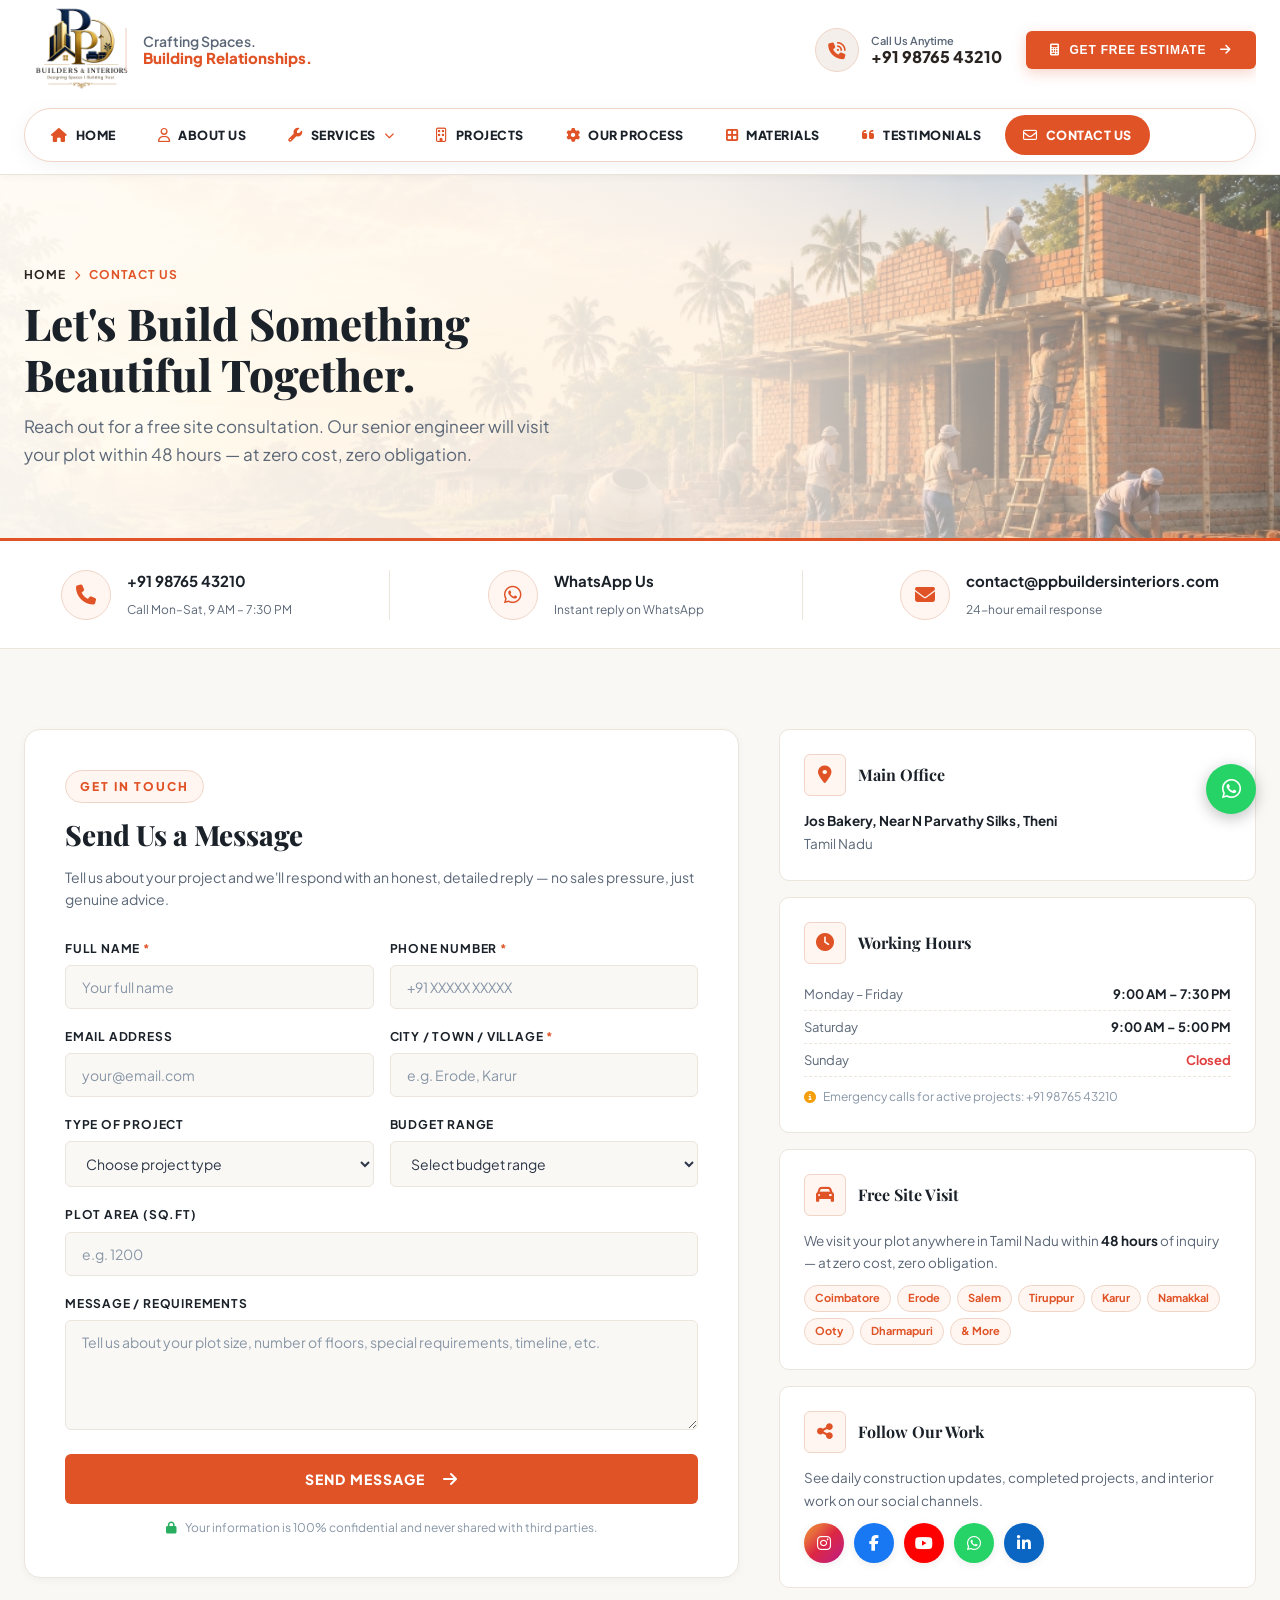
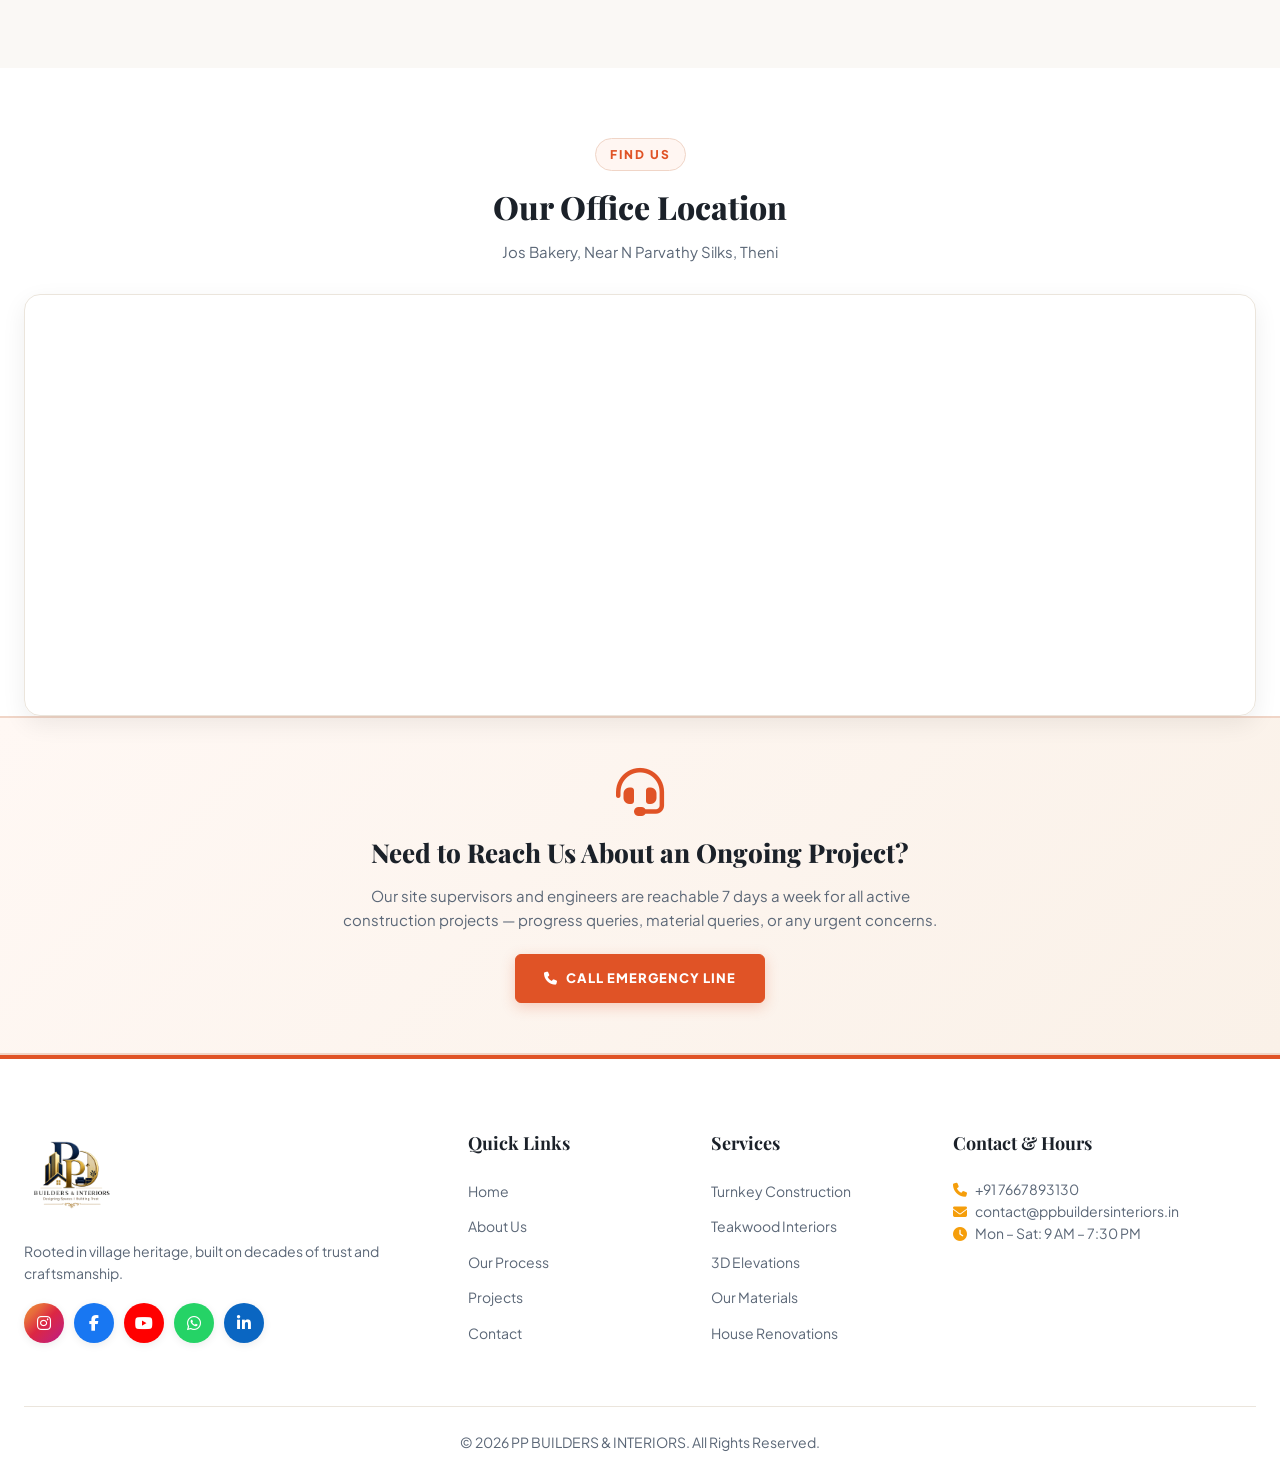
<file: contact.html>
<!DOCTYPE html>
<html lang="en">

<head>
  <meta charset="UTF-8">
  <meta name="viewport" content="width=device-width, initial-scale=1.0">
  <title>Contact Us - PP BUILDERS & INTERIORS | Free Site Visit Within 48 Hours</title>
  <meta name="description"
    content="Contact PP Builders & Interiors for a free site consultation. We visit your plot anywhere in Tamil Nadu within 48 hours. Call +91 98765 43210 or WhatsApp us.">
  <link rel="preconnect" href="https://fonts.googleapis.com">
  <link rel="preconnect" href="https://fonts.gstatic.com" crossorigin>
  <link
    href="https://fonts.googleapis.com/css2?family=Playfair+Display:ital,wght@0,600;0,700;0,800;0,900;1,600&family=Plus+Jakarta+Sans:wght@400;500;600;700;800&display=swap"
    rel="stylesheet">
  <link rel="stylesheet" href="https://cdnjs.cloudflare.com/ajax/libs/font-awesome/6.5.1/css/all.min.css">
  <link rel="stylesheet" href="style.css">

  <!-- Favicon Icons -->
  <link rel="icon" type="image/x-icon" href="favicon.ico">
  <link rel="icon" type="image/png" sizes="32x32" href="assets/favicon-32x32.png">
  <link rel="icon" type="image/png" sizes="16x16" href="assets/favicon-16x16.png">
  <link rel="apple-touch-icon" sizes="180x180" href="assets/apple-touch-icon.png">

  <style>
    /* ── PAGE BANNER ─────────────────────────────────── */
    .page-banner {
      background-image: url('assets/hero_bg.jpg');
      background-size: cover;
      background-position: center;
      position: relative;
      padding: 90px 0 70px;
    }

    .page-banner::before {
      content: '';
      position: absolute;
      inset: 0;
      background: linear-gradient(90deg, rgba(255, 252, 247, .96) 0%, rgba(255, 248, 240, .88) 55%, rgba(255, 245, 235, .32) 100%);
      z-index: 1;
    }

    .page-banner-container {
      position: relative;
      z-index: 2;
    }

    .breadcrumb {
      display: flex;
      align-items: center;
      gap: 8px;
      font-size: 12px;
      font-weight: 700;
      color: var(--primary-brick);
      text-transform: uppercase;
      letter-spacing: 1px;
      margin-bottom: 14px;
    }

    .breadcrumb a {
      color: var(--terracotta-dark);
    }

    .breadcrumb a:hover {
      color: var(--primary-brick);
    }

    .page-title {
      font-family: var(--font-serif);
      font-size: 44px;
      font-weight: 800;
      color: var(--warm-heading);
      line-height: 1.15;
      margin-bottom: 14px;
    }

    .page-subtitle {
      font-size: 17px;
      color: var(--text-muted);
      max-width: 560px;
    }

    /* ── QUICK CONTACT STRIP ─────────────────────────── */
    .quick-strip {
      background: #FFFFFF;
      border-top: 3px solid var(--primary-brick);
      border-bottom: 1px solid var(--border-subtle);
      box-shadow: 0 4px 18px rgba(0, 0, 0, 0.03);
      padding: 28px 0;
    }

    .quick-strip-inner {
      display: flex;
      align-items: center;
      justify-content: space-around;
      gap: 24px;
      flex-wrap: wrap;
    }

    .quick-item {
      display: flex;
      align-items: center;
      gap: 16px;
      text-decoration: none;
      transition: var(--transition);
    }

    .quick-item:hover {
      transform: translateY(-2px);
    }

    .quick-icon {
      width: 50px;
      height: 50px;
      border-radius: 50%;
      background: var(--bg-light-brick);
      border: 1.5px solid var(--border-brick);
      display: flex;
      align-items: center;
      justify-content: center;
      font-size: 20px;
      color: var(--primary-brick);
      flex-shrink: 0;
      transition: var(--transition);
    }

    .quick-item:hover .quick-icon {
      background: var(--primary-brick);
      color: #FFFFFF;
      transform: scale(1.08);
    }

    .quick-text strong {
      display: block;
      font-size: 15px;
      font-weight: 700;
      color: var(--warm-heading);
      margin-bottom: 2px;
    }

    .quick-text span {
      font-size: 12px;
      color: var(--text-muted);
    }

    .quick-divider {
      width: 1px;
      height: 50px;
      background: var(--border-subtle);
    }

    /* ── MAIN CONTACT SECTION ────────────────────────── */
    .contact-main {
      padding: 80px 0;
      background: var(--bg-cream);
    }

    .contact-grid {
      display: grid;
      grid-template-columns: 3fr 2fr;
      gap: 40px;
      align-items: start;
    }

    /* Form panel */
    .form-panel {
      background: var(--bg-paper);
      border: 1px solid var(--border-subtle);
      border-radius: var(--radius-lg);
      padding: 40px;
      box-shadow: var(--shadow-sm);
    }

    .form-panel h2 {
      font-family: var(--font-serif);
      font-size: 28px;
      font-weight: 800;
      color: var(--warm-heading);
      margin-bottom: 8px;
    }

    .form-panel>p {
      font-size: 14px;
      color: var(--text-muted);
      margin-bottom: 28px;
      line-height: 1.6;
    }

    .form-row {
      display: grid;
      grid-template-columns: 1fr 1fr;
      gap: 16px;
    }

    .form-group {
      margin-bottom: 18px;
    }

    .form-group label {
      display: block;
      font-size: 12px;
      font-weight: 700;
      color: var(--warm-heading);
      text-transform: uppercase;
      letter-spacing: 0.8px;
      margin-bottom: 7px;
    }

    .form-group label span {
      color: var(--primary-brick);
    }

    .form-control {
      width: 100%;
      padding: 12px 16px;
      background: var(--bg-cream);
      border: 1.5px solid var(--border-subtle);
      border-radius: var(--radius-sm);
      font-family: var(--font-sans);
      font-size: 14px;
      color: var(--text-main);
      transition: var(--transition);
      outline: none;
    }

    .form-control:focus {
      border-color: var(--primary-brick);
      background: #FFF;
      box-shadow: 0 0 0 3px rgba(140, 47, 21, 0.08);
    }

    .form-control::placeholder {
      color: var(--text-light);
    }

    select.form-control {
      cursor: pointer;
    }

    textarea.form-control {
      resize: vertical;
      min-height: 110px;
    }

    .btn-submit {
      width: 100%;
      display: flex;
      align-items: center;
      justify-content: center;
      gap: 10px;
      background: var(--primary-brick);
      color: #FFF;
      font-family: var(--font-sans);
      font-size: 14px;
      font-weight: 800;
      text-transform: uppercase;
      letter-spacing: 1px;
      border: none;
      border-radius: var(--radius-sm);
      padding: 16px 28px;
      cursor: pointer;
      transition: var(--transition);
      margin-top: 8px;
    }

    .btn-submit:hover {
      background: var(--primary-dark-brick);
      transform: translateY(-2px);
      box-shadow: var(--shadow-md);
    }

    .btn-submit i {
      font-size: 16px;
    }

    .form-trust {
      display: flex;
      align-items: center;
      gap: 8px;
      justify-content: center;
      margin-top: 14px;
      font-size: 12px;
      color: var(--text-light);
    }

    .form-trust i {
      color: #27ae60;
    }

    /* Success message */
    .form-success {
      display: none;
      text-align: center;
      padding: 40px 20px;
    }

    .form-success .success-icon {
      width: 64px;
      height: 64px;
      border-radius: 50%;
      background: #E8F8EE;
      border: 2px solid #4CAF7D;
      display: flex;
      align-items: center;
      justify-content: center;
      font-size: 28px;
      color: #27ae60;
      margin: 0 auto 18px;
    }

    .form-success h3 {
      font-family: var(--font-serif);
      font-size: 22px;
      color: var(--warm-heading);
      margin-bottom: 10px;
    }

    .form-success p {
      font-size: 14px;
      color: var(--text-muted);
    }

    /* Info cards panel */
    .info-panel {
      display: flex;
      flex-direction: column;
      gap: 16px;
    }

    .info-card {
      background: var(--bg-paper);
      border: 1px solid var(--border-subtle);
      border-radius: var(--radius-md);
      padding: 24px;
      transition: var(--transition);
    }

    .info-card:hover {
      border-color: var(--border-brick);
      box-shadow: var(--shadow-sm);
    }

    .info-card-header {
      display: flex;
      align-items: center;
      gap: 12px;
      margin-bottom: 14px;
    }

    .info-card-icon {
      width: 42px;
      height: 42px;
      border-radius: var(--radius-sm);
      background: var(--bg-light-brick);
      border: 1px solid var(--border-brick);
      display: flex;
      align-items: center;
      justify-content: center;
      font-size: 18px;
      color: var(--primary-brick);
      flex-shrink: 0;
    }

    .info-card-header h4 {
      font-family: var(--font-serif);
      font-size: 16px;
      font-weight: 700;
      color: var(--warm-heading);
    }

    .info-card-body {
      font-size: 13.5px;
      color: var(--text-muted);
      line-height: 1.7;
    }

    .info-card-body strong {
      color: var(--warm-heading);
      font-weight: 700;
    }

    .info-card-body .hours-row {
      display: flex;
      justify-content: space-between;
      border-bottom: 1px dashed var(--border-subtle);
      padding: 5px 0;
      font-size: 13px;
    }

    .info-card-body .hours-row:last-child {
      border-bottom: none;
    }

    .info-card-body .hours-row span:last-child {
      font-weight: 700;
      color: var(--warm-heading);
    }

    /* District pills */
    .district-pills {
      display: flex;
      flex-wrap: wrap;
      gap: 6px;
      margin-top: 10px;
    }

    .district-pill {
      font-size: 11px;
      font-weight: 700;
      color: var(--primary-brick);
      background: var(--bg-light-brick);
      border: 1px solid var(--border-brick);
      border-radius: 999px;
      padding: 3px 10px;
    }

    /* Social links */
    .social-links {
      display: flex;
      gap: 10px;
      margin-top: 10px;
    }

    .social-btn {
      width: 40px;
      height: 40px;
      border-radius: 50%;
      display: flex;
      align-items: center;
      justify-content: center;
      font-size: 16px;
      color: #FFF;
      text-decoration: none;
      transition: var(--transition);
    }

    .social-btn:hover {
      transform: translateY(-3px);
      box-shadow: var(--shadow-sm);
    }

    .social-btn.ig {
      background: linear-gradient(135deg, #f09433, #e6683c, #dc2743, #cc2366, #bc1888);
    }

    .social-btn.fb {
      background: #1877F2;
    }

    .social-btn.yt {
      background: #FF0000;
    }

    .social-btn.wa {
      background: #25D366;
    }

    /* ── MAP SECTION ─────────────────────────────────── */
    .map-section {
      padding: 70px 0 0;
      background: var(--bg-paper);
    }

    .map-section .map-header {
      text-align: center;
      margin-bottom: 30px;
    }

    .map-section .map-header h2 {
      font-family: var(--font-serif);
      font-size: 32px;
      font-weight: 800;
      color: var(--warm-heading);
      margin-bottom: 8px;
    }

    .map-section .map-header p {
      font-size: 15px;
      color: var(--text-muted);
    }

    .map-wrapper {
      border-radius: var(--radius-lg);
      overflow: hidden;
      box-shadow: var(--shadow-md);
      border: 1px solid var(--border-subtle);
    }

    /* ── EMERGENCY BOX ───────────────────────────────── */
    .emergency-box {
      background: linear-gradient(135deg, #FFF8F4 0%, #FAF1E8 100%);
      border-top: 2px solid var(--border-brick);
      border-bottom: 2px solid var(--border-brick);
      padding: 50px 0;
      text-align: center;
      margin-top: 0;
    }

    .emergency-inner {
      max-width: 620px;
      margin: 0 auto;
    }

    .emergency-inner i.big {
      font-size: 48px;
      color: var(--primary-brick);
      display: block;
      margin-bottom: 16px;
    }

    .emergency-inner h3 {
      font-family: var(--font-serif);
      font-size: 26px;
      font-weight: 800;
      color: var(--warm-heading);
      margin-bottom: 10px;
    }

    .emergency-inner p {
      font-size: 15px;
      color: var(--text-muted);
      margin-bottom: 22px;
    }

    .btn-emergency {
      display: inline-flex;
      align-items: center;
      gap: 8px;
      background: var(--primary-brick);
      color: #FFF;
      font-family: var(--font-sans);
      font-size: 13px;
      font-weight: 800;
      text-transform: uppercase;
      letter-spacing: 1px;
      border: 1.5px solid var(--primary-brick);
      border-radius: 6px;
      padding: 13px 28px;
      text-decoration: none;
      transition: var(--transition);
      box-shadow: 0 4px 14px rgba(224, 83, 38, 0.25);
    }

    .btn-emergency:hover {
      background: var(--primary-dark-brick);
      border-color: var(--primary-dark-brick);
      color: #FFF;
      transform: translateY(-2px);
      box-shadow: 0 6px 20px rgba(224, 83, 38, 0.35);
    }

    /* ── RESPONSIVE ──────────────────────────────────── */
    @media (max-width: 900px) {
      .contact-grid {
        grid-template-columns: 1fr;
      }

      .form-row {
        grid-template-columns: 1fr;
      }

      .page-title {
        font-size: 32px;
      }

      .quick-divider {
        display: none;
      }

      .quick-strip-inner {
        gap: 18px;
      }
    }

    @media (max-width: 540px) {
      .page-title {
        font-size: 26px;
      }

      .form-panel {
        padding: 24px 20px;
      }

      .page-banner {
        padding: 60px 0 50px;
      }
    }
  </style>
</head>

<body>

  <!-- Site Preloader -->
  <div id="preloader" class="preloader">
    <div class="preloader-spinner"></div>
    <div class="preloader-text">PP BUILDERS & INTERIORS</div>
  </div>

  <!-- ════════════════════════════════════════════════
       HEADER
  ════════════════════════════════════════════════ -->
  <header class="site-header">
    <div class="container">
      <div class="header-top">
        <!-- Logo Section -->
        <a href="index.html" class="brand-logo">
          <img src="assets/logo.png" alt="PP Builders & Interiors Logo" class="logo-symbol">
          <div class="brand-divider"></div>
          <div class="brand-motto">
            <span class="motto-line1">Crafting Spaces.</span>
            <span class="motto-line2">Building Relationships.</span>
          </div>
        </a>

        <!-- Header Actions & Mobile Hamburger -->
        <div class="header-actions">
          <a href="tel:+919876543210" class="phone-contact">
            <i class="fa-solid fa-phone-volume"></i>
            <div class="phone-meta">
              <span class="phone-label">Call Us Anytime</span>
              <span class="phone-number">+91 98765 43210</span>
            </div>
          </a>
          <button class="btn-estimate trigger-modal">
            <i class="fa-solid fa-calculator"></i>
            GET FREE ESTIMATE <i class="fa-solid fa-arrow-right" style="margin-left:4px;"></i>
          </button>

          <!-- Mobile Navigation Toggle Button -->
          <button class="mobile-toggle" id="mobileToggle" onclick="toggleMobileMenu(event)"
            aria-label="Toggle Navigation">
            <i class="fa-solid fa-bars"></i>
          </button>
        </div>
      </div>

      <!-- Pill Navigation Row -->
      <div class="nav-row">
        <div class="pill-navbar">
          <nav class="nav-menu" id="navMenu">
            <a href="index.html" class="nav-link">
              <i class="fa-solid fa-house"></i> HOME
            </a>
            <a href="about.html" class="nav-link">
              <i class="fa-regular fa-user"></i> ABOUT US
            </a>
            <div class="has-dropdown">
              <a href="index.html#services" class="nav-link">
                <i class="fa-solid fa-wrench"></i> SERVICES <i class="fa-solid fa-chevron-down dropdown-arrow"
                  style="font-size:10px;"></i>
              </a>
              <div class="dropdown-menu">
                <a href="index.html#services">Turnkey House Construction</a>
                <a href="index.html#services">Custom Interior Design</a>
                <a href="index.html#services">Architectural 3D Elevation</a>
                <a href="index.html#services">Structural Renovation</a>
                <a href="index.html#services">Courtyard & Landscape Design</a>
              </div>
            </div>
            <a href="project.html" class="nav-link">
              <i class="fa-regular fa-building"></i> PROJECTS
            </a>
            <a href="our-process.html" class="nav-link">
              <i class="fa-solid fa-gear"></i> OUR PROCESS
            </a>
            <a href="material.html" class="nav-link">
              <i class="fa-solid fa-border-all"></i> MATERIALS
            </a>
            <a href="testimonial.html" class="nav-link">
              <i class="fa-solid fa-quote-left"></i> TESTIMONIALS
            </a>
            <a href="contact.html" class="nav-link active">
              <i class="fa-regular fa-envelope"></i> CONTACT US
            </a>
          </nav>
        </div>
      </div>
    </div>
  </header>

  <!-- ════════════════════════════════════════════════
       PAGE BANNER
  ════════════════════════════════════════════════ -->
  <section class="page-banner">
    <div class="container page-banner-container">
      <div class="breadcrumb">
        <a href="index.html">Home</a>
        <i class="fa-solid fa-chevron-right" style="font-size:10px;"></i>
        <span>Contact Us</span>
      </div>
      <h1 class="page-title">Let's Build Something<br>Beautiful Together.</h1>
      <p class="page-subtitle">Reach out for a free site consultation. Our senior engineer will visit your plot within
        48 hours — at zero cost, zero obligation.</p>
    </div>
  </section>

  <!-- ════════════════════════════════════════════════
       QUICK CONTACT STRIP
  ════════════════════════════════════════════════ -->
  <div class="quick-strip">
    <div class="container">
      <div class="quick-strip-inner">

        <a href="tel:+919876543210" class="quick-item">
          <div class="quick-icon"><i class="fa-solid fa-phone"></i></div>
          <div class="quick-text">
            <strong>+91 98765 43210</strong>
            <span>Call Mon–Sat, 9 AM – 7:30 PM</span>
          </div>
        </a>

        <div class="quick-divider"></div>

        <a href="https://wa.me/917667893130?text=Hello%20PP%20Builders%20%26%20Interiors,%20I%20would%20like%20to%20inquire%20about%20your%20services"
          target="_blank" class="quick-item">
          <div class="quick-icon"><i class="fa-brands fa-whatsapp"></i></div>
          <div class="quick-text">
            <strong>WhatsApp Us</strong>
            <span>Instant reply on WhatsApp</span>
          </div>
        </a>

        <div class="quick-divider"></div>

        <a href="mailto:contact@ppbuildersinteriors.com" class="quick-item">
          <div class="quick-icon"><i class="fa-solid fa-envelope"></i></div>
          <div class="quick-text">
            <strong>contact@ppbuildersinteriors.com</strong>
            <span>24-hour email response</span>
          </div>
        </a>

      </div>
    </div>
  </div>

  <!-- ════════════════════════════════════════════════
       MAIN CONTACT — FORM + INFO CARDS
  ════════════════════════════════════════════════ -->
  <section class="contact-main">
    <div class="container">
      <div class="contact-grid">

        <!-- LEFT — Contact Form -->
        <div class="form-panel">
          <span class="section-tag">GET IN TOUCH</span>
          <h2>Send Us a Message</h2>
          <p>Tell us about your project and we'll respond with an honest, detailed reply — no sales pressure, just
            genuine advice.</p>

          <!-- Success state (shown after submit) -->
          <div class="form-success" id="formSuccess">
            <div class="success-icon"><i class="fa-solid fa-check"></i></div>
            <h3>Message Received!</h3>
            <p>Thank you for reaching out. Our team will call you back within <strong>24 hours</strong> to discuss your
              project.</p>
          </div>

          <!-- The form -->
          <form id="contactForm" novalidate>
            <div class="form-row">
              <div class="form-group">
                <label>Full Name <span>*</span></label>
                <input type="text" class="form-control" id="fullName" placeholder="Your full name" required>
              </div>
              <div class="form-group">
                <label>Phone Number <span>*</span></label>
                <input type="tel" class="form-control" id="phone" placeholder="+91 XXXXX XXXXX" required>
              </div>
            </div>

            <div class="form-row">
              <div class="form-group">
                <label>Email Address</label>
                <input type="email" class="form-control" id="email" placeholder="your@email.com">
              </div>
              <div class="form-group">
                <label>City / Town / Village <span>*</span></label>
                <input type="text" class="form-control" id="location" placeholder="e.g. Erode, Karur" required>
              </div>
            </div>

            <div class="form-row">
              <div class="form-group">
                <label>Type of Project</label>
                <select class="form-control" id="projectType">
                  <option value="" disabled selected>Choose project type</option>
                  <option>New House Construction</option>
                  <option>House Renovation</option>
                  <option>Interior Design</option>
                  <option>Commercial Construction</option>
                  <option>Other</option>
                </select>
              </div>
              <div class="form-group">
                <label>Budget Range</label>
                <select class="form-control" id="budget">
                  <option value="" disabled selected>Select budget range</option>
                  <option>Below ₹10 Lakhs</option>
                  <option>₹10 – 25 Lakhs</option>
                  <option>₹25 – 50 Lakhs</option>
                  <option>₹50 – 100 Lakhs</option>
                  <option>Above ₹1 Crore</option>
                </select>
              </div>
            </div>

            <div class="form-group">
              <label>Plot Area (sq.ft)</label>
              <input type="number" class="form-control" id="plotArea" placeholder="e.g. 1200">
            </div>

            <div class="form-group">
              <label>Message / Requirements</label>
              <textarea class="form-control" id="message" rows="4"
                placeholder="Tell us about your plot size, number of floors, special requirements, timeline, etc."></textarea>
            </div>

            <button type="submit" class="btn-submit" id="submitBtn">
              SEND MESSAGE &nbsp;<i class="fa-solid fa-arrow-right"></i>
            </button>

            <div class="form-trust">
              <i class="fa-solid fa-lock"></i>
              Your information is 100% confidential and never shared with third parties.
            </div>
          </form>
        </div>

        <!-- RIGHT — Info Cards -->
        <div class="info-panel">

          <!-- Office Address -->
          <div class="info-card">
            <div class="info-card-header">
              <div class="info-card-icon"><i class="fa-solid fa-location-dot"></i></div>
              <h4>Main Office</h4>
            </div>
            <div class="info-card-body">
              <strong>Jos Bakery, Near N Parvathy Silks, Theni</strong><br>
              Tamil Nadu<br>
              <!-- <span style="font-size:12px;color:var(--text-light);">Near Gandhipuram Central Bus Stand</span>-->
            </div>
          </div>

          <!-- Working Hours -->
          <div class="info-card">
            <div class="info-card-header">
              <div class="info-card-icon"><i class="fa-solid fa-clock"></i></div>
              <h4>Working Hours</h4>
            </div>
            <div class="info-card-body">
              <div class="hours-row"><span>Monday – Friday</span><span>9:00 AM – 7:30 PM</span></div>
              <div class="hours-row"><span>Saturday</span><span>9:00 AM – 5:00 PM</span></div>
              <div class="hours-row"><span>Sunday</span><span style="color:#E04040;">Closed</span></div>
              <div style="margin-top:10px;font-size:12px;color:var(--text-light);">
                <i class="fa-solid fa-circle-info" style="color:var(--accent-gold);margin-right:5px;"></i>
                Emergency calls for active projects: +91 98765 43210
              </div>
            </div>
          </div>

          <!-- Free Site Visit -->
          <div class="info-card">
            <div class="info-card-header">
              <div class="info-card-icon"><i class="fa-solid fa-car"></i></div>
              <h4>Free Site Visit</h4>
            </div>
            <div class="info-card-body">
              We visit your plot anywhere in Tamil Nadu within <strong>48 hours</strong> of inquiry — at zero cost, zero
              obligation.
              <div class="district-pills">
                <span class="district-pill">Coimbatore</span>
                <span class="district-pill">Erode</span>
                <span class="district-pill">Salem</span>
                <span class="district-pill">Tiruppur</span>
                <span class="district-pill">Karur</span>
                <span class="district-pill">Namakkal</span>
                <span class="district-pill">Ooty</span>
                <span class="district-pill">Dharmapuri</span>
                <span class="district-pill">& More</span>
              </div>
            </div>
          </div>

          <!-- Social Media -->
          <div class="info-card">
            <div class="info-card-header">
              <div class="info-card-icon"><i class="fa-solid fa-share-nodes"></i></div>
              <h4>Follow Our Work</h4>
            </div>
            <div class="info-card-body">
              See daily construction updates, completed projects, and interior work on our social channels.
              <div class="social-links">
                <a href="https://www.instagram.com/ppbuildersinteriors/" target="_blank" rel="noopener noreferrer"
                  class="social-btn ig" aria-label="Instagram"><i class="fa-brands fa-instagram"></i></a>
                <a href="https://www.facebook.com/ppbuildersinteriors/" target="_blank" rel="noopener noreferrer"
                  class="social-btn fb" aria-label="Facebook"><i class="fa-brands fa-facebook-f"></i></a>
                <a href="https://www.youtube.com/@ppbuildersinteriors" target="_blank" rel="noopener noreferrer"
                  class="social-btn yt" aria-label="YouTube"><i class="fa-brands fa-youtube"></i></a>
                <a href="https://wa.me/917667893130?text=Hello%20PP%20Builders%20%26%20Interiors,%20I%20would%20like%20to%20inquire%20about%20your%20services"
                  target="_blank" rel="noopener noreferrer" class="social-btn wa" aria-label="WhatsApp"><i
                    class="fa-brands fa-whatsapp"></i></a>
                <a href="https://www.linkedin.com/company/ppbuildersinteriors/" target="_blank"
                  rel="noopener noreferrer" class="social-btn in" aria-label="LinkedIn"><i
                    class="fa-brands fa-linkedin-in"></i></a>
              </div>
            </div>
          </div>

        </div><!-- /info-panel -->
      </div><!-- /contact-grid -->
    </div>
  </section>

  <!-- ════════════════════════════════════════════════
       MAP
  ════════════════════════════════════════════════ -->
  <section class="map-section">
    <div class="container">
      <div class="map-header">
        <span class="section-tag">FIND US</span>
        <h2>Our Office Location</h2>
        <p>Jos Bakery, Near N Parvathy Silks, Theni</p>
      </div>
      <div class="map-wrapper">
        <iframe
          src="https://www.google.com/maps/embed?pb=!1m18!1m12!1m3!1d3916.4906978083327!2d76.95505731534977!3d11.016844192152385!2m3!1f0!2f0!3f0!3m2!1i1024!2i768!4f13.1!3m3!1m2!1s0x3ba859af0c1e8b2d%3A0x11e59b90a97f4e63!2sGandhipuram%2C%20Coimbatore%2C%20Tamil%20Nadu!5e0!3m2!1sen!2sin!4v1700000000000!5m2!1sen!2sin"
          width="100%" height="420" style="border:0;display:block;" allowfullscreen loading="lazy"
          referrerpolicy="no-referrer-when-downgrade" title="PP Builders Office Location">
        </iframe>
      </div>
    </div>
  </section>

  <!-- ════════════════════════════════════════════════
       EMERGENCY CONTACT BOX
  ════════════════════════════════════════════════ -->
  <div class="emergency-box">
    <div class="container">
      <div class="emergency-inner">
        <i class="fa-solid fa-headset big"></i>
        <h3>Need to Reach Us About an Ongoing Project?</h3>
        <p>Our site supervisors and engineers are reachable 7 days a week for all active construction projects —
          progress queries, material queries, or any urgent concerns.</p>
        <a href="tel:+917667893130" class="btn-emergency">
          <i class="fa-solid fa-phone"></i> CALL EMERGENCY LINE
        </a>
      </div>
    </div>
  </div>

  <!-- ════════════════════════════════════════════════
       FOOTER
  ════════════════════════════════════════════════ -->
  <footer class="site-footer">
    <div class="container">
      <div class="footer-grid">
        <div class="footer-col">
          <div class="footer-logo-box" style="margin-bottom:16px;">
            <img src="assets/logo.png" alt="PP Builders & Interiors Footer Logo" style="height:95px; width:auto;">
          </div>
          <p>Rooted in village heritage, built on decades of trust and craftsmanship.</p>
          <div class="footer-social">
            <a href="https://www.instagram.com/ppbuildersinteriors/" target="_blank" rel="noopener noreferrer"
              class="social-btn ig" aria-label="Instagram"><i class="fa-brands fa-instagram"></i></a>
            <a href="https://www.facebook.com/ppbuildersinteriors/" target="_blank" rel="noopener noreferrer"
              class="social-btn fb" aria-label="Facebook"><i class="fa-brands fa-facebook-f"></i></a>
            <a href="https://www.youtube.com/@ppbuildersinteriors" target="_blank" rel="noopener noreferrer"
              class="social-btn yt" aria-label="YouTube"><i class="fa-brands fa-youtube"></i></a>
            <a href="https://wa.me/917667893130?text=Hello%20PP%20Builders%20%26%20Interiors,%20I%20would%20like%20to%20inquire%20about%20your%20services"
              target="_blank" rel="noopener noreferrer" class="social-btn wa" aria-label="WhatsApp"><i
                class="fa-brands fa-whatsapp"></i></a>
            <a href="https://www.linkedin.com/company/ppbuildersinteriors/" target="_blank" rel="noopener noreferrer"
              class="social-btn in" aria-label="LinkedIn"><i class="fa-brands fa-linkedin-in"></i></a>
          </div>
        </div>
        <div class="footer-col">
          <h4>Quick Links</h4>
          <ul class="footer-links">
            <li><a href="index.html">Home</a></li>
            <li><a href="about.html">About Us</a></li>
            <li><a href="our-process.html">Our Process</a></li>
            <li><a href="project.html">Projects</a></li>
            <li><a href="contact.html">Contact</a></li>
          </ul>
        </div>
        <div class="footer-col">
          <h4>Services</h4>
          <ul class="footer-links">
            <li><a href="index.html#services">Turnkey Construction</a></li>
            <li><a href="index.html#services">Teakwood Interiors</a></li>
            <li><a href="index.html#services">3D Elevations</a></li>
            <li><a href="material.html">Our Materials</a></li>
            <li><a href="index.html#services">House Renovations</a></li>
          </ul>
        </div>
        <div class="footer-col">
          <h4>Contact & Hours</h4>
          <p><i class="fa-solid fa-phone" style="color:var(--accent-gold);margin-right:8px;"></i>+91 7667893130</p>
          <p><i class="fa-solid fa-envelope"
              style="color:var(--accent-gold);margin-right:8px;"></i>contact@ppbuildersinteriors.in</p>
          <p><i class="fa-solid fa-clock" style="color:var(--accent-gold);margin-right:8px;"></i>Mon – Sat: 9 AM – 7:30
            PM</p>
        </div>
      </div>
      <div class="footer-bottom">
        <p>&copy; 2026 PP BUILDERS & INTERIORS. All Rights Reserved.</p>
      </div>
    </div>
  </footer>

  <!-- ════════════════════════════════════════════════
       ESTIMATE MODAL
  ════════════════════════════════════════════════ -->
  <div id="estimateModal" class="modal-overlay">
    <div class="modal-content">
      <button class="modal-close"><i class="fa-solid fa-xmark"></i></button>
      <div style="text-align:center;margin-bottom:20px;">
        <span class="section-tag">FREE CONSULTATION</span>
        <h3 style="font-family:var(--font-serif);font-size:24px;color:var(--warm-heading);margin-top:8px;">Request Free
          Site Estimate</h3>
      </div>
      <form>
        <div class="form-group"><label>Your Name</label><input type="text" class="form-control"
            placeholder="Enter your full name" required></div>
        <div class="form-group"><label>Phone Number</label><input type="tel" class="form-control"
            placeholder="+91 XXXXX XXXXX" required></div>
        <div class="form-group"><label>Plot Location / Town</label><input type="text" class="form-control"
            placeholder="City or Village location" required></div>
        <div class="form-group"><label>Plot Area (sq.ft)</label><input type="number" class="form-control"
            placeholder="e.g. 1200" required></div>
        <button type="submit" class="btn-primary-brick"
          style="width:100%;justify-content:center;margin-top:14px;">SUBMIT ESTIMATE REQUEST</button>
      </form>
    </div>
  </div>

  <!-- Floating WhatsApp & Scroll Up Buttons -->
  <div class="floating-actions">
    <a href="https://wa.me/917667893130?text=Hello%20PP%20Builders%20%26%20Interiors,%20I%20would%20like%20to%20inquire%20about%20your%20services"
      target="_blank" rel="noopener noreferrer" class="float-btn whatsapp-btn" aria-label="Chat on WhatsApp"
      title="Chat on WhatsApp">
      <i class="fa-brands fa-whatsapp"></i>
    </a>
    <button id="scrollTopBtn" class="float-btn scroll-top-btn" aria-label="Scroll to top" title="Scroll to Top">
      <i class="fa-solid fa-arrow-up"></i>
    </button>
  </div>

  <script src="script.js"></script>
  <script>
    // Contact form submit handler
    document.getElementById('contactForm').addEventListener('submit', function (e) {
      e.preventDefault();
      // Basic validation
      const name = document.getElementById('fullName').value.trim();
      const phone = document.getElementById('phone').value.trim();
      const loc = document.getElementById('location').value.trim();
      if (!name || !phone || !loc) {
        alert('Please fill in all required fields (Name, Phone, Location).');
        return;
      }
      // Show success
      this.style.display = 'none';
      document.getElementById('formSuccess').style.display = 'block';
      // Scroll to success
      document.getElementById('formSuccess').scrollIntoView({ behavior: 'smooth', block: 'center' });
    });
</script>
</body>
</html>
</file>
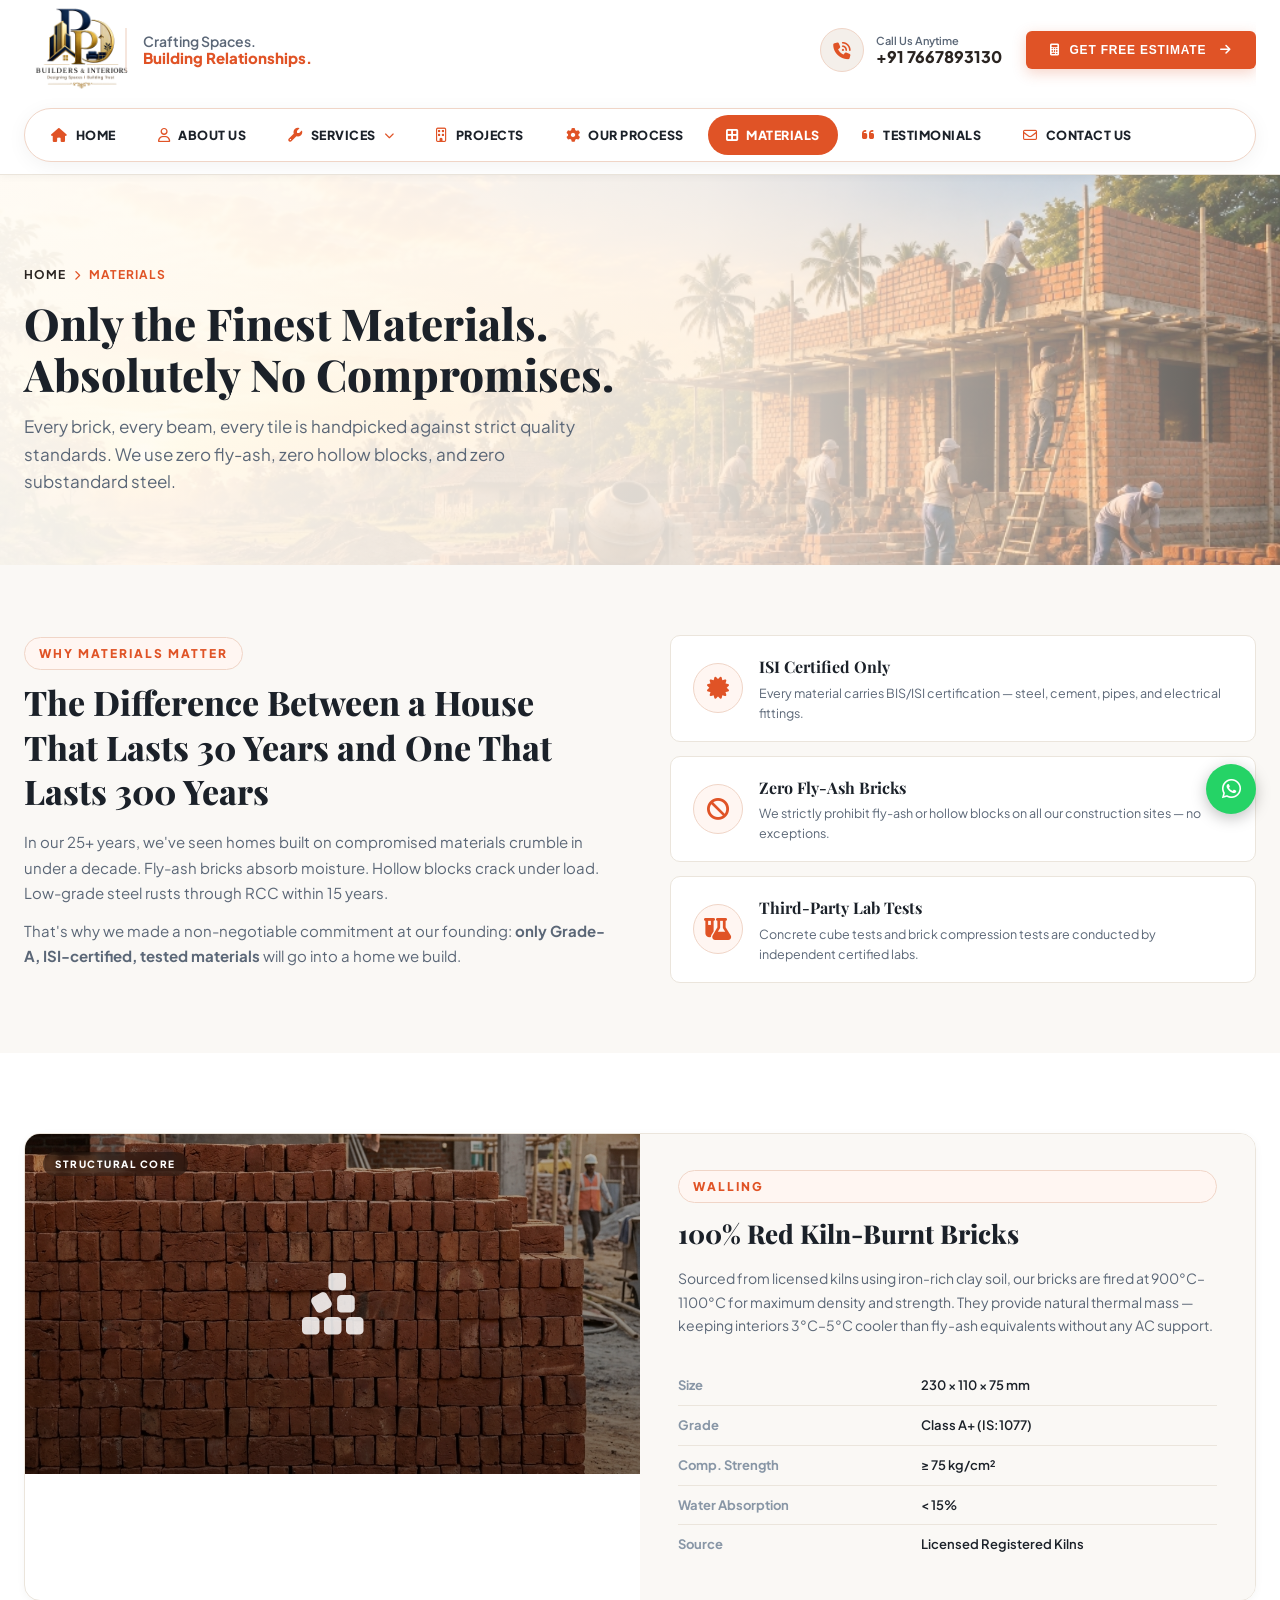
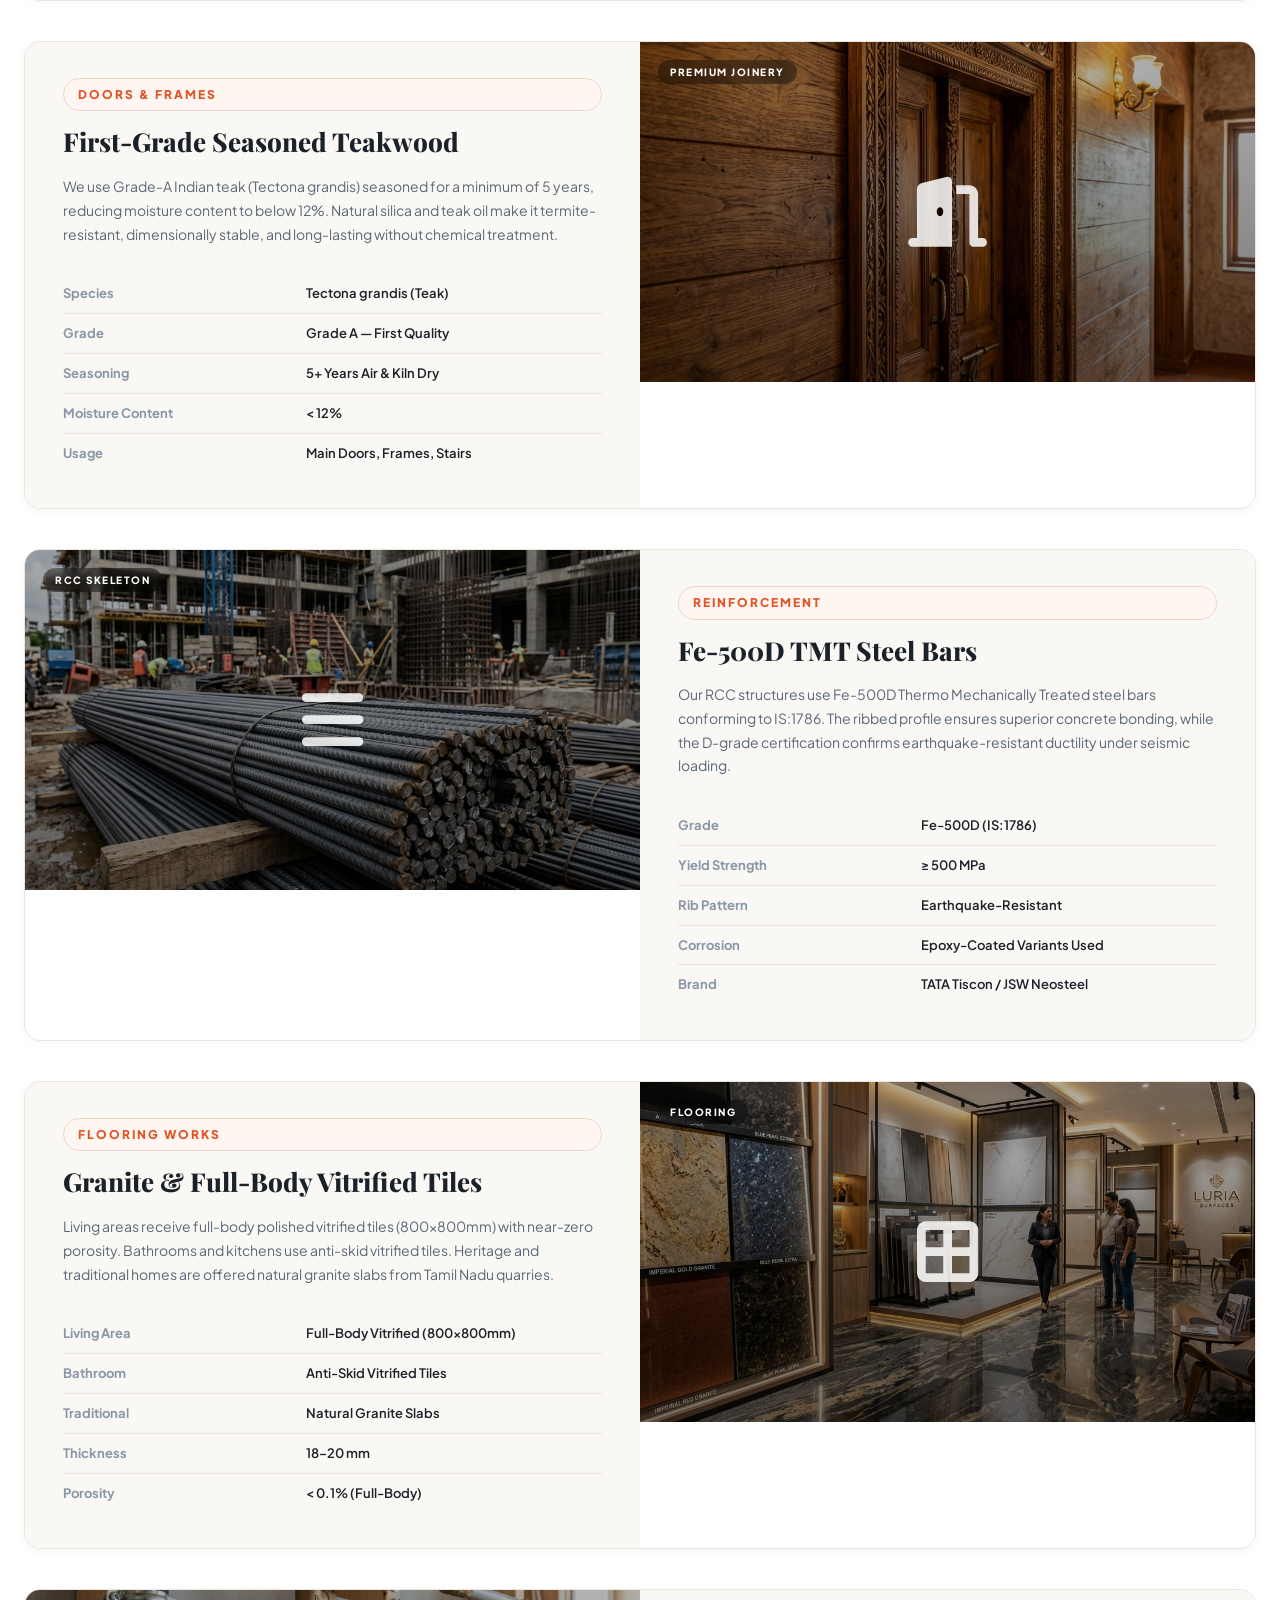
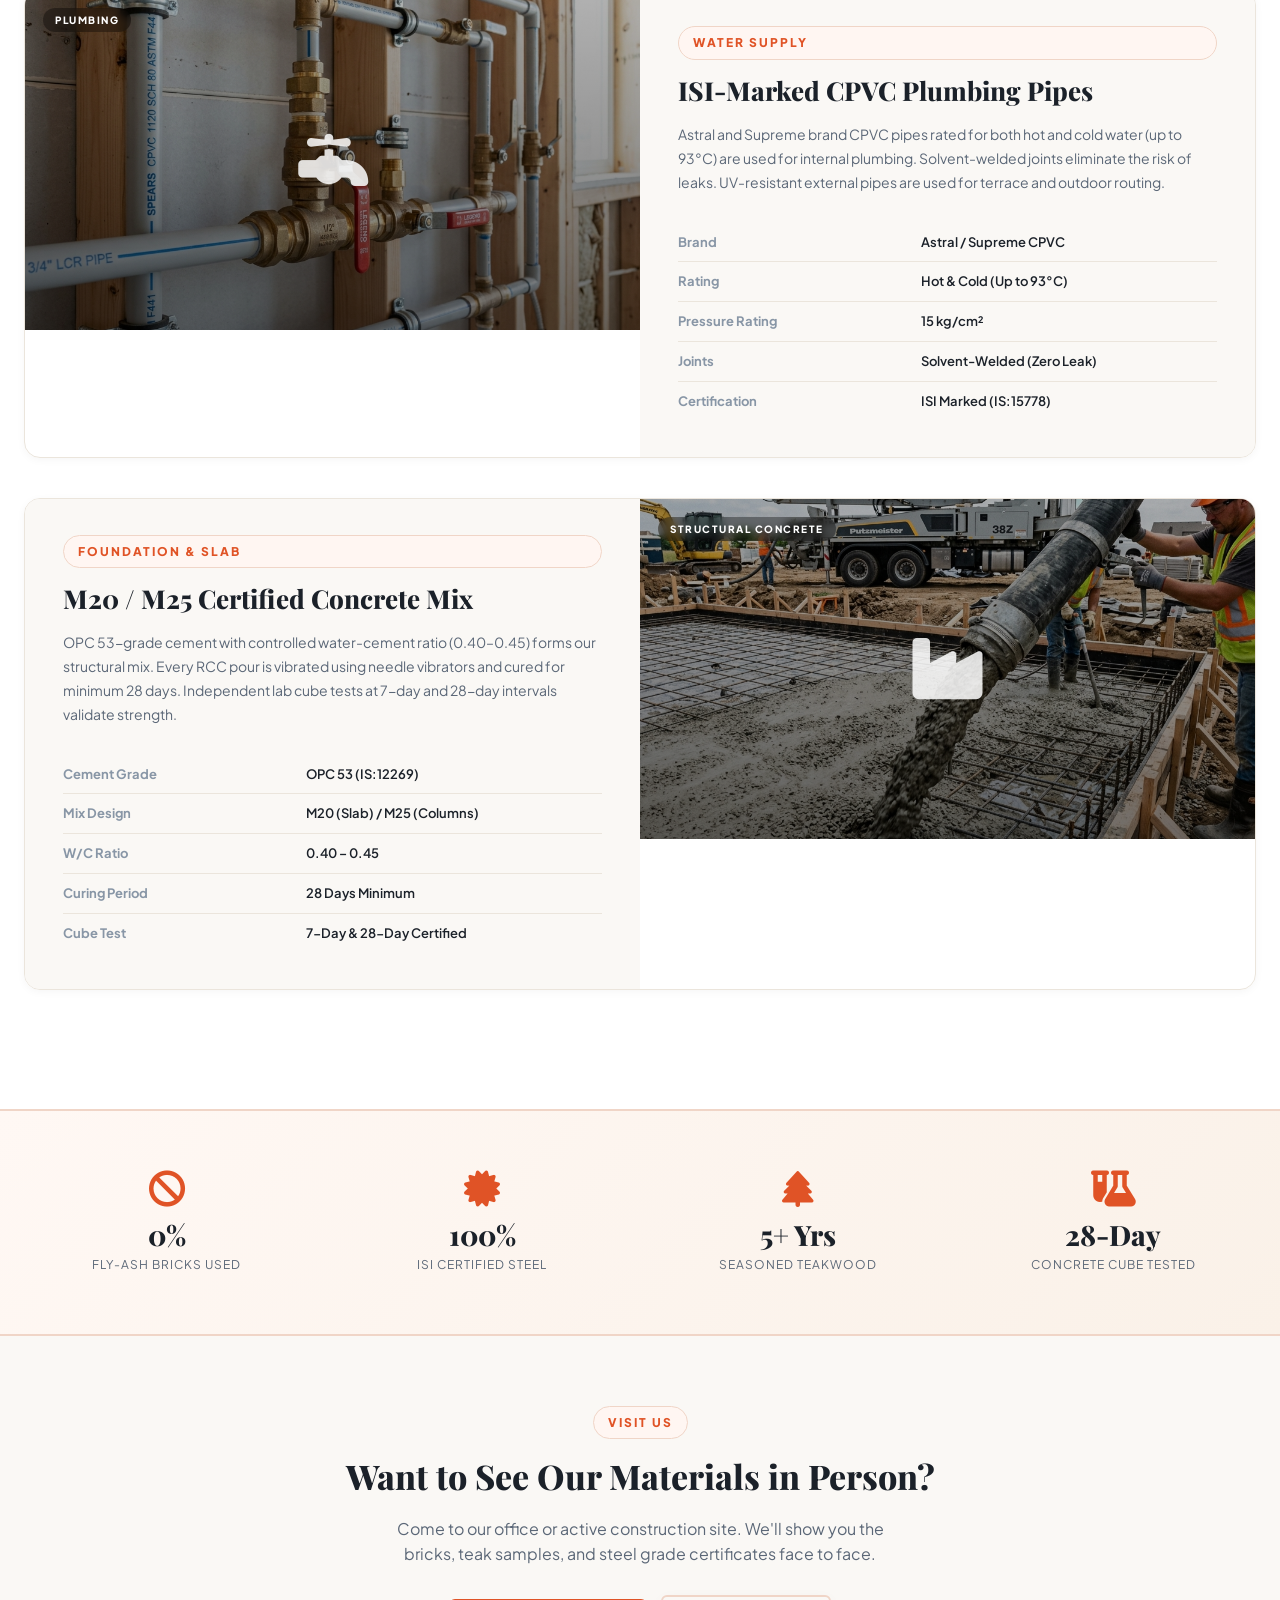
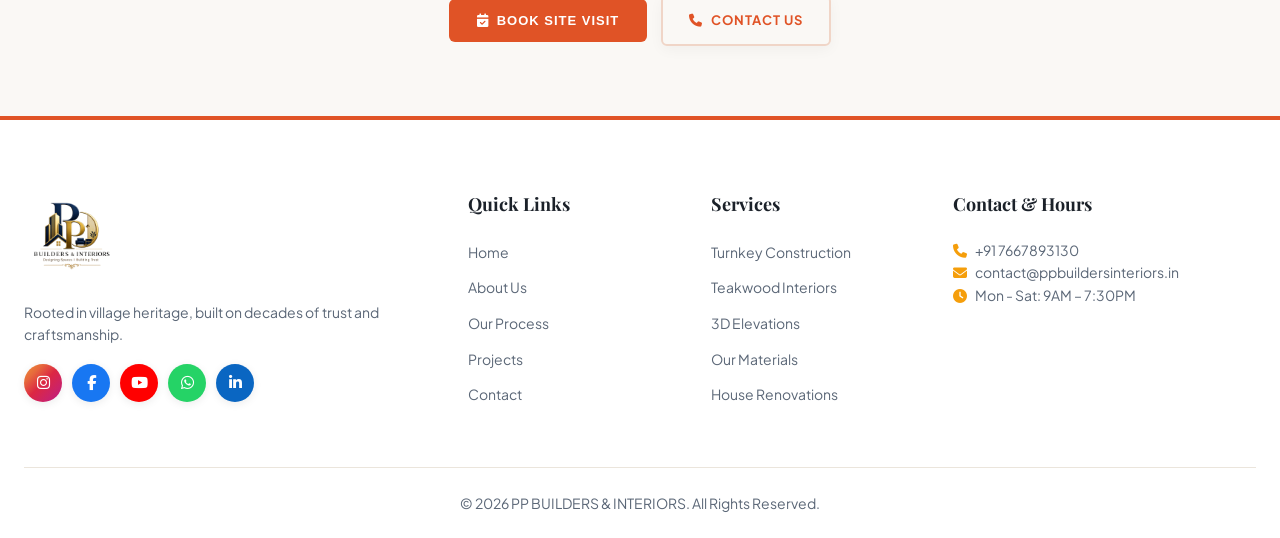
<file: material.html>
<!DOCTYPE html>
<html lang="en">

<head>
  <meta charset="UTF-8">
  <meta name="viewport" content="width=device-width, initial-scale=1.0">
  <title>Our Materials - PP BUILDERS & INTERIORS | Only the Finest. No Compromises.</title>
  <meta name="description"
    content="PP Builders & Interiors uses only ISI-certified, Grade-A materials — 100% kiln-burnt red bricks, seasoned teakwood, Fe-500D TMT steel, and certified concrete mixes.">
  <link rel="preconnect" href="https://fonts.googleapis.com">
  <link rel="preconnect" href="https://fonts.gstatic.com" crossorigin>
  <link
    href="https://fonts.googleapis.com/css2?family=Playfair+Display:ital,wght@0,600;0,700;0,800;0,900;1,600&family=Plus+Jakarta+Sans:wght@400;500;600;700;800&display=swap"
    rel="stylesheet">
  <link rel="stylesheet" href="https://cdnjs.cloudflare.com/ajax/libs/font-awesome/6.5.1/css/all.min.css">
  <link rel="stylesheet" href="style.css">

  <!-- Favicon Icons -->
  <link rel="icon" type="image/x-icon" href="favicon.ico">
  <link rel="icon" type="image/png" sizes="32x32" href="assets/favicon-32x32.png">
  <link rel="icon" type="image/png" sizes="16x16" href="assets/favicon-16x16.png">
  <link rel="apple-touch-icon" sizes="180x180" href="assets/apple-touch-icon.png">

  <style>
    .page-banner {
      background-image: url('assets/hero_bg.jpg');
      background-size: cover;
      background-position: center;
      position: relative;
      padding: 90px 0 70px;
    }

    .page-banner::before {
      content: '';
      position: absolute;
      inset: 0;
      background: linear-gradient(90deg, rgba(255, 252, 247, 0.95) 0%, rgba(255, 248, 240, 0.86) 55%, rgba(255, 245, 235, 0.35) 100%);
      z-index: 1;
    }

    .page-banner-container {
      position: relative;
      z-index: 2;
    }

    .breadcrumb {
      display: flex;
      align-items: center;
      gap: 8px;
      font-size: 12px;
      font-weight: 700;
      color: var(--primary-brick);
      text-transform: uppercase;
      letter-spacing: 1px;
      margin-bottom: 14px;
    }

    .breadcrumb a {
      color: var(--terracotta-dark);
    }

    .page-title {
      font-family: var(--font-serif);
      font-size: 44px;
      font-weight: 800;
      color: var(--warm-heading);
      line-height: 1.15;
      margin-bottom: 14px;
    }

    .page-subtitle {
      font-size: 17px;
      color: var(--text-muted);
      max-width: 560px;
    }

    /* Intro quality badges */
    .intro-section {
      padding: 70px 0;
      background: var(--bg-cream);
    }

    .intro-grid {
      display: grid;
      grid-template-columns: 1fr 1fr;
      gap: 60px;
      align-items: center;
    }

    .intro-text h2 {
      font-family: var(--font-serif);
      font-size: 34px;
      font-weight: 800;
      color: var(--warm-heading);
      line-height: 1.3;
      margin-bottom: 16px;
    }

    .intro-text p {
      font-size: 15px;
      color: var(--text-muted);
      line-height: 1.7;
      margin-bottom: 12px;
    }

    .quality-badges {
      display: flex;
      flex-direction: column;
      gap: 14px;
    }

    .quality-badge-card {
      display: flex;
      align-items: center;
      gap: 16px;
      background: var(--bg-paper);
      border: 1px solid var(--border-subtle);
      border-radius: var(--radius-md);
      padding: 18px 22px;
      transition: var(--transition);
    }

    .quality-badge-card:hover {
      border-color: var(--border-brick);
      box-shadow: var(--shadow-sm);
      transform: translateX(4px);
    }

    .quality-badge-icon {
      width: 50px;
      height: 50px;
      border-radius: 50%;
      background: var(--bg-light-brick);
      border: 1px solid var(--border-brick);
      display: flex;
      align-items: center;
      justify-content: center;
      font-size: 22px;
      color: var(--primary-brick);
      flex-shrink: 0;
    }

    .quality-badge-card h5 {
      font-family: var(--font-serif);
      font-size: 16px;
      font-weight: 700;
      color: var(--warm-heading);
      margin-bottom: 3px;
    }

    .quality-badge-card p {
      font-size: 12.5px;
      color: var(--text-muted);
    }

    /* Material Feature Cards (alternating) */
    .materials-section {
      padding: 80px 0;
      background: var(--bg-paper);
    }

    .material-block {
      display: grid;
      grid-template-columns: 1fr 1fr;
      gap: 0;
      border-radius: var(--radius-lg);
      overflow: hidden;
      border: 1px solid var(--border-subtle);
      margin-bottom: 40px;
      box-shadow: var(--shadow-sm);
      transition: var(--transition);
    }

    .material-block:hover {
      box-shadow: var(--shadow-md);
    }

    .material-block.reverse {
      direction: rtl;
    }

    .material-block.reverse>* {
      direction: ltr;
    }

    .material-visual {
      height: 340px;
      display: flex;
      align-items: center;
      justify-content: center;
      font-size: 70px;
      color: rgba(255, 255, 255, 0.85);
      position: relative;
      background-size: cover !important;
      background-position: center !important;
    }

    .material-visual::before {
      content: '';
      position: absolute;
      inset: 0;
      background: linear-gradient(180deg, rgba(0, 0, 0, 0.3) 0%, rgba(0, 0, 0, 0.55) 100%);
      z-index: 1;
    }

    .material-visual .mat-icon {
      z-index: 1;
    }

    .material-visual .mat-tag {
      position: absolute;
      top: 18px;
      left: 18px;
      z-index: 2;
      font-size: 10px;
      font-weight: 800;
      letter-spacing: 1.5px;
      text-transform: uppercase;
      color: #FFF;
      background: rgba(0, 0, 0, 0.35);
      border-radius: 999px;
      padding: 4px 12px;
      backdrop-filter: blur(4px);
    }

    .material-content {
      padding: 36px 38px;
      background: var(--bg-cream);
      display: flex;
      flex-direction: column;
      justify-content: center;
    }

    .material-content .section-tag {
      margin-bottom: 10px;
    }

    .material-content h3 {
      font-family: var(--font-serif);
      font-size: 26px;
      font-weight: 800;
      color: var(--warm-heading);
      margin-bottom: 12px;
    }

    .material-content p {
      font-size: 14px;
      color: var(--text-muted);
      line-height: 1.7;
      margin-bottom: 18px;
    }

    .specs-table {
      width: 100%;
      border-collapse: collapse;
      margin-top: 10px;
    }

    .specs-table tr {
      border-bottom: 1px solid var(--border-subtle);
    }

    .specs-table tr:last-child {
      border-bottom: none;
    }

    .specs-table td {
      padding: 9px 0;
      font-size: 13px;
    }

    .specs-table td:first-child {
      color: var(--text-light);
      font-weight: 700;
      width: 45%;
    }

    .specs-table td:last-child {
      color: var(--warm-heading);
      font-weight: 600;
    }

    /* Quality Promise Banner */
    .promise-banner {
      background: linear-gradient(135deg, #FFF8F4 0%, #FAF1E8 100%);
      border-top: 2px solid var(--border-brick);
      border-bottom: 2px solid var(--border-brick);
      padding: 60px 0;
    }

    .promise-cols {
      display: grid;
      grid-template-columns: repeat(4, 1fr);
      gap: 30px;
      text-align: center;
    }

    .promise-col {
      color: var(--text-main);
    }

    .promise-col i {
      font-size: 36px;
      color: var(--primary-brick);
      margin-bottom: 14px;
      display: block;
    }

    .promise-col .big-stat {
      font-family: var(--font-serif);
      font-size: 28px;
      font-weight: 800;
      color: var(--warm-heading);
      line-height: 1;
      margin-bottom: 6px;
    }

    .promise-col .small-lbl {
      font-size: 12px;
      color: var(--text-muted);
      text-transform: uppercase;
      letter-spacing: 1px;
    }

    /* CTA */
    .mat-cta {
      background: var(--bg-cream);
      padding: 70px 0;
      text-align: center;
    }

    .mat-cta h2 {
      font-family: var(--font-serif);
      font-size: 34px;
      font-weight: 800;
      color: var(--warm-heading);
      margin-bottom: 12px;
    }

    .mat-cta p {
      font-size: 16px;
      color: var(--text-muted);
      max-width: 500px;
      margin: 0 auto 28px;
    }

    .mat-cta-btns {
      display: flex;
      align-items: center;
      justify-content: center;
      gap: 14px;
      flex-wrap: wrap;
    }

    .btn-brick {
      display: inline-flex;
      align-items: center;
      gap: 8px;
      background: var(--primary-brick);
      color: #FFF;
      font-size: 13px;
      font-weight: 800;
      text-transform: uppercase;
      letter-spacing: 1px;
      border: none;
      border-radius: 6px;
      padding: 14px 28px;
      cursor: pointer;
      transition: var(--transition);
      text-decoration: none;
    }

    .btn-brick:hover {
      background: var(--primary-dark-brick);
      transform: translateY(-2px);
      box-shadow: var(--shadow-md);
    }

    .btn-outline-brick {
      display: inline-flex;
      align-items: center;
      gap: 8px;
      background: transparent;
      color: var(--primary-brick);
      font-size: 13px;
      font-weight: 700;
      text-transform: uppercase;
      letter-spacing: 1px;
      border: 2px solid var(--border-brick);
      border-radius: 6px;
      padding: 13px 26px;
      cursor: pointer;
      transition: var(--transition);
      text-decoration: none;
    }

    .btn-outline-brick:hover {
      background: var(--primary-brick);
      color: #FFF;
    }

    @media (max-width: 900px) {
      .intro-grid {
        grid-template-columns: 1fr;
        gap: 36px;
      }

      .material-block,
      .material-block.reverse {
        grid-template-columns: 1fr;
        direction: ltr;
      }

      .material-visual {
        height: 220px;
      }

      .material-content {
        padding: 28px 24px;
      }

      .promise-cols {
        grid-template-columns: repeat(2, 1fr);
      }

      .page-title {
        font-size: 32px;
      }
    }

    @media (max-width: 540px) {
      .promise-cols {
        grid-template-columns: 1fr;
      }

      .page-title {
        font-size: 26px;
      }
    }
  </style>
</head>

<body>

  <!-- Site Preloader -->
  <div id="preloader" class="preloader">
    <div class="preloader-spinner"></div>
    <div class="preloader-text">PP BUILDERS & INTERIORS</div>
  </div>

  <header class="site-header">
    <div class="container">
      <div class="header-top">
        <!-- Logo Section -->
        <a href="index.html" class="brand-logo">
          <img src="assets/logo.png" alt="PP Builders & Interiors Logo" class="logo-symbol">
          <div class="brand-divider"></div>
          <div class="brand-motto">
            <span class="motto-line1">Crafting Spaces.</span>
            <span class="motto-line2">Building Relationships.</span>
          </div>
        </a>

        <!-- Header Actions & Mobile Hamburger -->
        <div class="header-actions">
          <a href="tel:+919876543210" class="phone-contact">
            <i class="fa-solid fa-phone-volume"></i>
            <div class="phone-meta">
              <span class="phone-label">Call Us Anytime</span>
              <span class="phone-number">+91 7667893130</span>
            </div>
          </a>
          <button class="btn-estimate trigger-modal">
            <i class="fa-solid fa-calculator"></i>
            GET FREE ESTIMATE <i class="fa-solid fa-arrow-right" style="margin-left:4px;"></i>
          </button>

          <!-- Mobile Navigation Toggle Button -->
          <button class="mobile-toggle" id="mobileToggle" onclick="toggleMobileMenu(event)"
            aria-label="Toggle Navigation">
            <i class="fa-solid fa-bars"></i>
          </button>
        </div>
      </div>

      <!-- Pill Navigation Row -->
      <div class="nav-row">
        <div class="pill-navbar">
          <nav class="nav-menu" id="navMenu">
            <a href="index.html" class="nav-link">
              <i class="fa-solid fa-house"></i> HOME
            </a>
            <a href="about.html" class="nav-link">
              <i class="fa-regular fa-user"></i> ABOUT US
            </a>
            <div class="has-dropdown">
              <a href="index.html#services" class="nav-link">
                <i class="fa-solid fa-wrench"></i> SERVICES <i class="fa-solid fa-chevron-down dropdown-arrow"
                  style="font-size:10px;"></i>
              </a>
              <div class="dropdown-menu">
                <a href="index.html#services">Turnkey House Construction</a>
                <a href="index.html#services">Custom Interior Design</a>
                <a href="index.html#services">Architectural 3D Elevation</a>
                <a href="index.html#services">Structural Renovation</a>
                <a href="index.html#services">Courtyard & Landscape Design</a>
              </div>
            </div>
            <a href="project.html" class="nav-link">
              <i class="fa-regular fa-building"></i> PROJECTS
            </a>
            <a href="our-process.html" class="nav-link">
              <i class="fa-solid fa-gear"></i> OUR PROCESS
            </a>
            <a href="material.html" class="nav-link active">
              <i class="fa-solid fa-border-all"></i> MATERIALS
            </a>
            <a href="testimonial.html" class="nav-link">
              <i class="fa-solid fa-quote-left"></i> TESTIMONIALS
            </a>
            <a href="contact.html" class="nav-link">
              <i class="fa-regular fa-envelope"></i> CONTACT US
            </a>
          </nav>
        </div>
      </div>
    </div>
  </header>

  <section class="page-banner">
    <div class="container page-banner-container">
      <div class="breadcrumb">
        <a href="index.html">Home</a>
        <i class="fa-solid fa-chevron-right" style="font-size:10px;"></i>
        <span>Materials</span>
      </div>
      <h1 class="page-title">Only the Finest Materials.<br>Absolutely No Compromises.</h1>
      <p class="page-subtitle">Every brick, every beam, every tile is handpicked against strict quality standards. We
        use zero fly-ash, zero hollow blocks, and zero substandard steel.</p>
    </div>
  </section>

  <!-- INTRO -->
  <section class="intro-section">
    <div class="container">
      <div class="intro-grid">
        <div class="intro-text">
          <span class="section-tag">WHY MATERIALS MATTER</span>
          <h2>The Difference Between a House That Lasts 30 Years and One That Lasts 300 Years</h2>
          <p>In our 25+ years, we've seen homes built on compromised materials crumble in under a decade. Fly-ash bricks
            absorb moisture. Hollow blocks crack under load. Low-grade steel rusts through RCC within 15 years.</p>
          <p>That's why we made a non-negotiable commitment at our founding: <strong>only Grade-A, ISI-certified, tested
              materials</strong> will go into a home we build.</p>
        </div>
        <div class="quality-badges">
          <div class="quality-badge-card">
            <div class="quality-badge-icon"><i class="fa-solid fa-certificate"></i></div>
            <div>
              <h5>ISI Certified Only</h5>
              <p>Every material carries BIS/ISI certification — steel, cement, pipes, and electrical fittings.</p>
            </div>
          </div>
          <div class="quality-badge-card">
            <div class="quality-badge-icon"><i class="fa-solid fa-ban"></i></div>
            <div>
              <h5>Zero Fly-Ash Bricks</h5>
              <p>We strictly prohibit fly-ash or hollow blocks on all our construction sites — no exceptions.</p>
            </div>
          </div>
          <div class="quality-badge-card">
            <div class="quality-badge-icon"><i class="fa-solid fa-flask-vial"></i></div>
            <div>
              <h5>Third-Party Lab Tests</h5>
              <p>Concrete cube tests and brick compression tests are conducted by independent certified labs.</p>
            </div>
          </div>
        </div>
      </div>
    </div>
  </section>

  <!-- MATERIAL BLOCKS -->
  <section class="materials-section">
    <div class="container">

      <!-- 1. Red Bricks -->
      <div class="material-block">
        <div class="material-visual" style="background-image: url('assets/mat_red_bricks.png');">
          <span class="mat-tag">STRUCTURAL CORE</span>
          <i class="fa-solid fa-cubes-stacked mat-icon"></i>
        </div>
        <div class="material-content">
          <span class="section-tag">WALLING</span>
          <h3>100% Red Kiln-Burnt Bricks</h3>
          <p>Sourced from licensed kilns using iron-rich clay soil, our bricks are fired at 900°C–1100°C for maximum
            density and strength. They provide natural thermal mass — keeping interiors 3°C–5°C cooler than fly-ash
            equivalents without any AC support.</p>
          <table class="specs-table">
            <tr>
              <td>Size</td>
              <td>230 × 110 × 75 mm</td>
            </tr>
            <tr>
              <td>Grade</td>
              <td>Class A+ (IS:1077)</td>
            </tr>
            <tr>
              <td>Comp. Strength</td>
              <td>≥ 75 kg/cm²</td>
            </tr>
            <tr>
              <td>Water Absorption</td>
              <td>&lt; 15%</td>
            </tr>
            <tr>
              <td>Source</td>
              <td>Licensed Registered Kilns</td>
            </tr>
          </table>
        </div>
      </div>

      <!-- 2. Teakwood -->
      <div class="material-block reverse">
        <div class="material-visual" style="background-image: url('assets/mat_teakwood.png');">
          <span class="mat-tag">PREMIUM JOINERY</span>
          <i class="fa-solid fa-door-open mat-icon"></i>
        </div>
        <div class="material-content">
          <span class="section-tag">DOORS & FRAMES</span>
          <h3>First-Grade Seasoned Teakwood</h3>
          <p>We use Grade-A Indian teak (Tectona grandis) seasoned for a minimum of 5 years, reducing moisture content
            to below 12%. Natural silica and teak oil make it termite-resistant, dimensionally stable, and long-lasting
            without chemical treatment.</p>
          <table class="specs-table">
            <tr>
              <td>Species</td>
              <td>Tectona grandis (Teak)</td>
            </tr>
            <tr>
              <td>Grade</td>
              <td>Grade A — First Quality</td>
            </tr>
            <tr>
              <td>Seasoning</td>
              <td>5+ Years Air & Kiln Dry</td>
            </tr>
            <tr>
              <td>Moisture Content</td>
              <td>&lt; 12%</td>
            </tr>
            <tr>
              <td>Usage</td>
              <td>Main Doors, Frames, Stairs</td>
            </tr>
          </table>
        </div>
      </div>

      <!-- 3. TMT Steel -->
      <div class="material-block">
        <div class="material-visual" style="background-image: url('assets/mat_tmt_steel.png');">
          <span class="mat-tag">RCC SKELETON</span>
          <i class="fa-solid fa-bars mat-icon"></i>
        </div>
        <div class="material-content">
          <span class="section-tag">REINFORCEMENT</span>
          <h3>Fe-500D TMT Steel Bars</h3>
          <p>Our RCC structures use Fe-500D Thermo Mechanically Treated steel bars conforming to IS:1786. The ribbed
            profile ensures superior concrete bonding, while the D-grade certification confirms earthquake-resistant
            ductility under seismic loading.</p>
          <table class="specs-table">
            <tr>
              <td>Grade</td>
              <td>Fe-500D (IS:1786)</td>
            </tr>
            <tr>
              <td>Yield Strength</td>
              <td>≥ 500 MPa</td>
            </tr>
            <tr>
              <td>Rib Pattern</td>
              <td>Earthquake-Resistant</td>
            </tr>
            <tr>
              <td>Corrosion</td>
              <td>Epoxy-Coated Variants Used</td>
            </tr>
            <tr>
              <td>Brand</td>
              <td>TATA Tiscon / JSW Neosteel</td>
            </tr>
          </table>
        </div>
      </div>

      <!-- 4. Granite & Tiles -->
      <div class="material-block reverse">
        <div class="material-visual" style="background-image: url('assets/mat_granite_tiles.png');">
          <span class="mat-tag">FLOORING</span>
          <i class="fa-solid fa-border-all mat-icon"></i>
        </div>
        <div class="material-content">
          <span class="section-tag">FLOORING WORKS</span>
          <h3>Granite & Full-Body Vitrified Tiles</h3>
          <p>Living areas receive full-body polished vitrified tiles (800×800mm) with near-zero porosity. Bathrooms and
            kitchens use anti-skid vitrified tiles. Heritage and traditional homes are offered natural granite slabs
            from Tamil Nadu quarries.</p>
          <table class="specs-table">
            <tr>
              <td>Living Area</td>
              <td>Full-Body Vitrified (800×800mm)</td>
            </tr>
            <tr>
              <td>Bathroom</td>
              <td>Anti-Skid Vitrified Tiles</td>
            </tr>
            <tr>
              <td>Traditional</td>
              <td>Natural Granite Slabs</td>
            </tr>
            <tr>
              <td>Thickness</td>
              <td>18–20 mm</td>
            </tr>
            <tr>
              <td>Porosity</td>
              <td>&lt; 0.1% (Full-Body)</td>
            </tr>
          </table>
        </div>
      </div>

      <!-- 5. Plumbing -->
      <div class="material-block">
        <div class="material-visual" style="background-image: url('assets/mat_cpvc_pipes.png');">
          <span class="mat-tag">PLUMBING</span>
          <i class="fa-solid fa-faucet mat-icon"></i>
        </div>
        <div class="material-content">
          <span class="section-tag">WATER SUPPLY</span>
          <h3>ISI-Marked CPVC Plumbing Pipes</h3>
          <p>Astral and Supreme brand CPVC pipes rated for both hot and cold water (up to 93°C) are used for internal
            plumbing. Solvent-welded joints eliminate the risk of leaks. UV-resistant external pipes are used for
            terrace and outdoor routing.</p>
          <table class="specs-table">
            <tr>
              <td>Brand</td>
              <td>Astral / Supreme CPVC</td>
            </tr>
            <tr>
              <td>Rating</td>
              <td>Hot & Cold (Up to 93°C)</td>
            </tr>
            <tr>
              <td>Pressure Rating</td>
              <td>15 kg/cm²</td>
            </tr>
            <tr>
              <td>Joints</td>
              <td>Solvent-Welded (Zero Leak)</td>
            </tr>
            <tr>
              <td>Certification</td>
              <td>ISI Marked (IS:15778)</td>
            </tr>
          </table>
        </div>
      </div>

      <!-- 6. Concrete -->
      <div class="material-block reverse">
        <div class="material-visual" style="background-image: url('assets/mat_concrete_mix.png');">
          <span class="mat-tag">STRUCTURAL CONCRETE</span>
          <i class="fa-solid fa-industry mat-icon"></i>
        </div>
        <div class="material-content">
          <span class="section-tag">FOUNDATION & SLAB</span>
          <h3>M20 / M25 Certified Concrete Mix</h3>
          <p>OPC 53-grade cement with controlled water-cement ratio (0.40–0.45) forms our structural mix. Every RCC pour
            is vibrated using needle vibrators and cured for minimum 28 days. Independent lab cube tests at 7-day and
            28-day intervals validate strength.</p>
          <table class="specs-table">
            <tr>
              <td>Cement Grade</td>
              <td>OPC 53 (IS:12269)</td>
            </tr>
            <tr>
              <td>Mix Design</td>
              <td>M20 (Slab) / M25 (Columns)</td>
            </tr>
            <tr>
              <td>W/C Ratio</td>
              <td>0.40 – 0.45</td>
            </tr>
            <tr>
              <td>Curing Period</td>
              <td>28 Days Minimum</td>
            </tr>
            <tr>
              <td>Cube Test</td>
              <td>7-Day & 28-Day Certified</td>
            </tr>
          </table>
        </div>
      </div>

    </div>
  </section>

  <!-- PROMISE BANNER -->
  <section class="promise-banner">
    <div class="container">
      <div class="promise-cols">
        <div class="promise-col">
          <i class="fa-solid fa-ban"></i>
          <div class="big-stat">0%</div>
          <div class="small-lbl">Fly-Ash Bricks Used</div>
        </div>
        <div class="promise-col">
          <i class="fa-solid fa-certificate"></i>
          <div class="big-stat">100%</div>
          <div class="small-lbl">ISI Certified Steel</div>
        </div>
        <div class="promise-col">
          <i class="fa-solid fa-tree"></i>
          <div class="big-stat">5+ Yrs</div>
          <div class="small-lbl">Seasoned Teakwood</div>
        </div>
        <div class="promise-col">
          <i class="fa-solid fa-flask-vial"></i>
          <div class="big-stat">28-Day</div>
          <div class="small-lbl">Concrete Cube Tested</div>
        </div>
      </div>
    </div>
  </section>

  <!-- CTA -->
  <section class="mat-cta">
    <div class="container">
      <span class="section-tag">VISIT US</span>
      <h2>Want to See Our Materials in Person?</h2>
      <p>Come to our office or active construction site. We'll show you the bricks, teak samples, and steel grade
        certificates face to face.</p>
      <div class="mat-cta-btns">
        <button class="btn-brick trigger-modal"><i class="fa-solid fa-calendar-check"></i> BOOK SITE VISIT</button>
        <a href="contact.html" class="btn-outline-brick"><i class="fa-solid fa-phone"></i> CONTACT US</a>
      </div>
    </div>
  </section>

  <footer class="site-footer">
    <div class="container">
      <div class="footer-grid">
        <div class="footer-col">
          <div class="footer-logo-box" style="margin-bottom:16px;">
            <img src="assets/logo.png" alt="PP Builders & Interiors Footer Logo" style="height:95px; width:auto;">
          </div>
          <p>Rooted in village heritage, built on decades of trust and craftsmanship.</p>
          <div class="footer-social">
            <a href="https://www.instagram.com/ppbuildersinteriors/" target="_blank" rel="noopener noreferrer" class="social-btn ig" aria-label="Instagram"><i class="fa-brands fa-instagram"></i></a>
            <a href="https://www.facebook.com/ppbuildersinteriors/" target="_blank" rel="noopener noreferrer" class="social-btn fb" aria-label="Facebook"><i class="fa-brands fa-facebook-f"></i></a>
            <a href="https://www.youtube.com/@ppbuildersinteriors" target="_blank" rel="noopener noreferrer" class="social-btn yt" aria-label="YouTube"><i class="fa-brands fa-youtube"></i></a>
            <a href="https://wa.me/917667893130?text=Hello%20PP%20Builders%20%26%20Interiors,%20I%20would%20like%20to%20inquire%20about%20your%20services" target="_blank" rel="noopener noreferrer" class="social-btn wa" aria-label="WhatsApp"><i class="fa-brands fa-whatsapp"></i></a>
            <a href="https://www.linkedin.com/company/ppbuildersinteriors/" target="_blank" rel="noopener noreferrer" class="social-btn in" aria-label="LinkedIn"><i class="fa-brands fa-linkedin-in"></i></a>
          </div>
        </div>
        <div class="footer-col">
          <h4>Quick Links</h4>
          <ul class="footer-links">
            <li><a href="index.html">Home</a></li>
            <li><a href="about.html">About Us</a></li>
            <li><a href="our-process.html">Our Process</a></li>
            <li><a href="project.html">Projects</a></li>
            <li><a href="contact.html">Contact</a></li>
          </ul>
        </div>
        <div class="footer-col">
          <h4>Services</h4>
          <ul class="footer-links">
            <li><a href="index.html#services">Turnkey Construction</a></li>
            <li><a href="index.html#services">Teakwood Interiors</a></li>
            <li><a href="index.html#services">3D Elevations</a></li>
            <li><a href="material.html">Our Materials</a></li>
            <li><a href="index.html#services">House Renovations</a></li>
          </ul>
        </div>
        <div class="footer-col">
          <h4>Contact & Hours</h4>
          <p><i class="fa-solid fa-phone" style="color:var(--accent-gold);margin-right:8px;"></i>+91 7667893130</p>
          <p><i class="fa-solid fa-envelope"
              style="color:var(--accent-gold);margin-right:8px;"></i>contact@ppbuildersinteriors.in</p>
          <p><i class="fa-solid fa-clock" style="color:var(--accent-gold);margin-right:8px;"></i>Mon - Sat: 9AM – 7:30PM
          </p>
        </div>
      </div>
      <div class="footer-bottom">
        <p>&copy; 2026 PP BUILDERS & INTERIORS. All Rights Reserved.</p>
      </div>
    </div>
  </footer>

  <div id="estimateModal" class="modal-overlay">
    <div class="modal-content">
      <button class="modal-close"><i class="fa-solid fa-xmark"></i></button>
      <div style="text-align:center;margin-bottom:20px;">
        <span class="section-tag">FREE CONSULTATION</span>
        <h3 style="font-family:var(--font-serif);font-size:24px;color:var(--warm-heading);margin-top:8px;">Request Free
          Site Estimate</h3>
      </div>
      <form>
        <div class="form-group"><label>Your Name</label><input type="text" class="form-control"
            placeholder="Enter your full name" required></div>
        <div class="form-group"><label>Phone Number</label><input type="tel" class="form-control"
            placeholder="+91 XXXXX XXXXX" required></div>
        <div class="form-group"><label>Plot Location / Town</label><input type="text" class="form-control"
            placeholder="City or Village location" required></div>
        <div class="form-group"><label>Plot Area (sq.ft)</label><input type="number" class="form-control"
            placeholder="e.g. 1200" required></div>
        <button type="submit" class="btn-primary-brick"
          style="width:100%;justify-content:center;margin-top:14px;">SUBMIT ESTIMATE REQUEST</button>
      </form>
    </div>
  </div>

  <!-- Floating WhatsApp & Scroll Up Buttons -->
  <div class="floating-actions">
    <a href="https://wa.me/917667893130?text=Hello%20PP%20Builders%20%26%20Interiors,%20I%20would%20like%20to%20inquire%20about%20your%20services"
      target="_blank" rel="noopener noreferrer" class="float-btn whatsapp-btn" aria-label="Chat on WhatsApp" title="Chat on WhatsApp">
      <i class="fa-brands fa-whatsapp"></i>
    </a>
    <button id="scrollTopBtn" class="float-btn scroll-top-btn" aria-label="Scroll to top" title="Scroll to Top">
      <i class="fa-solid fa-arrow-up"></i>
    </button>
  </div>

  <script src="script.js"></script>
</body>

</html>
</file>
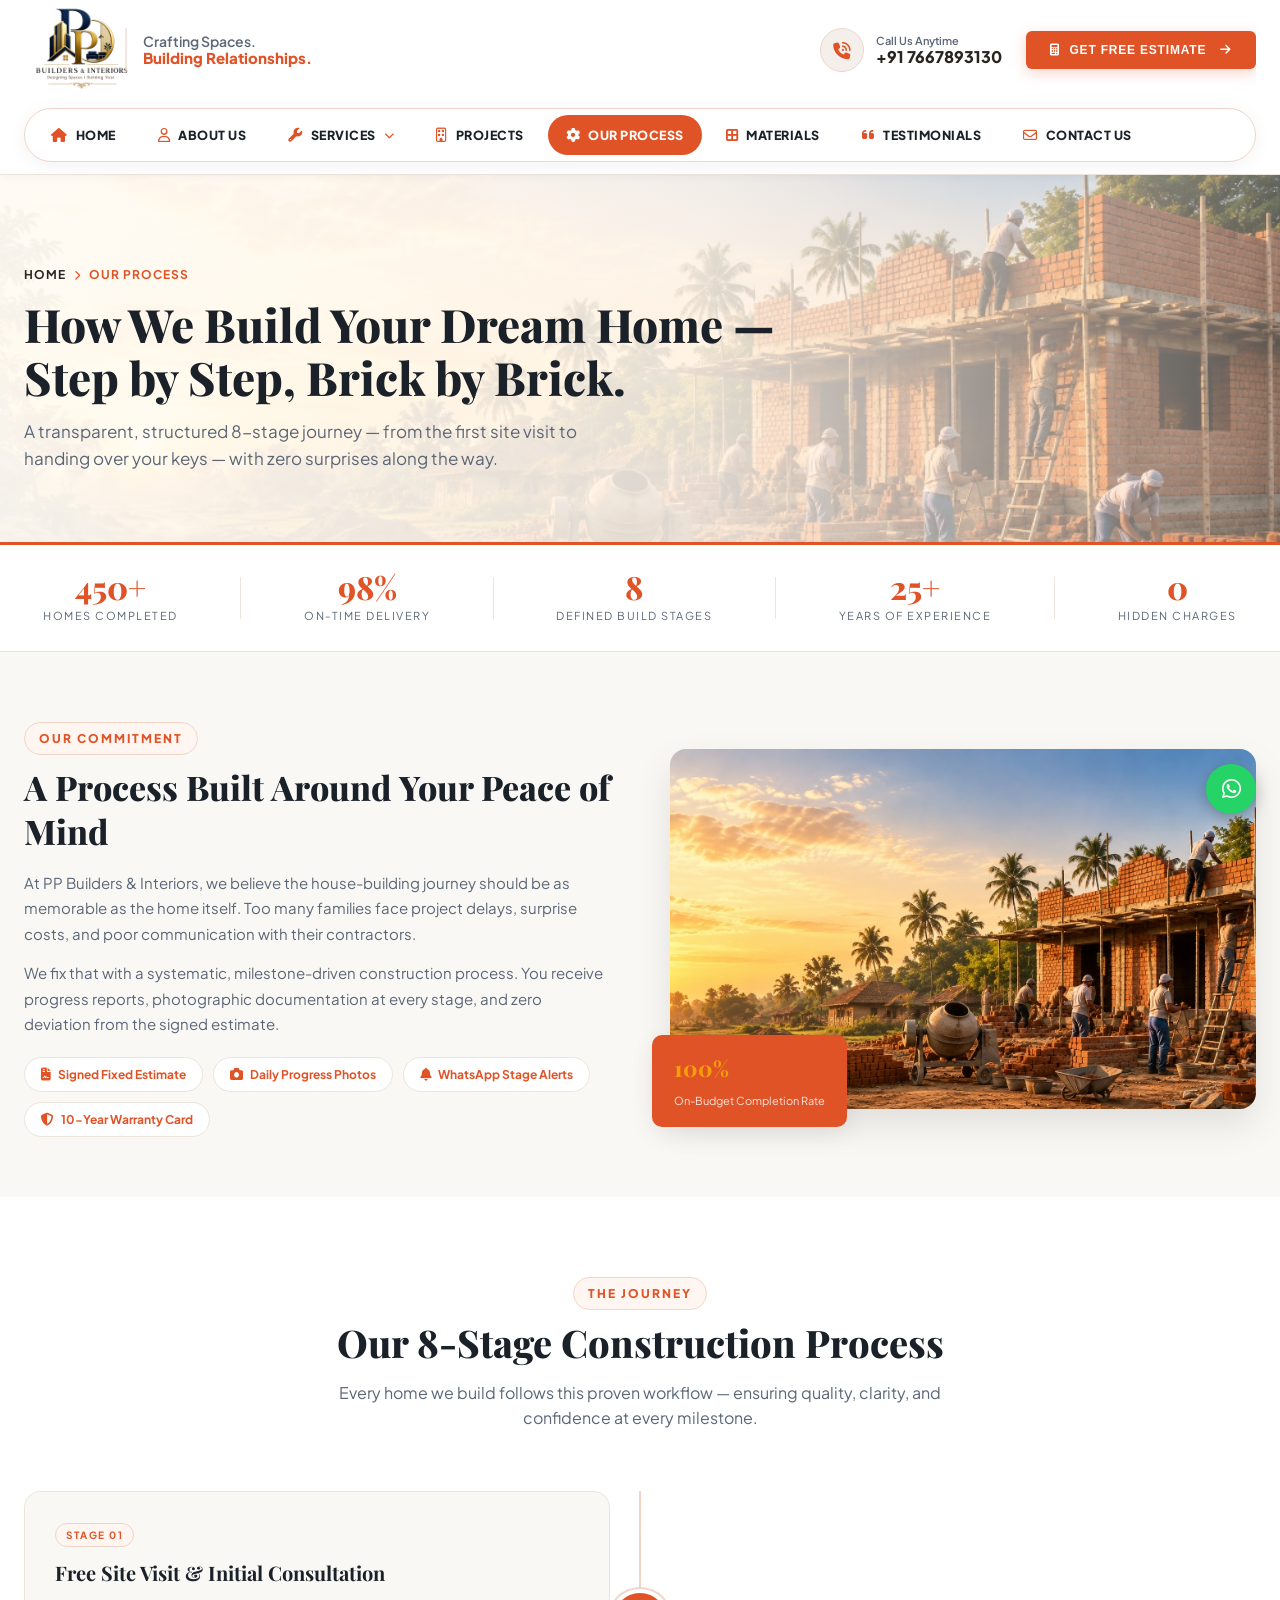
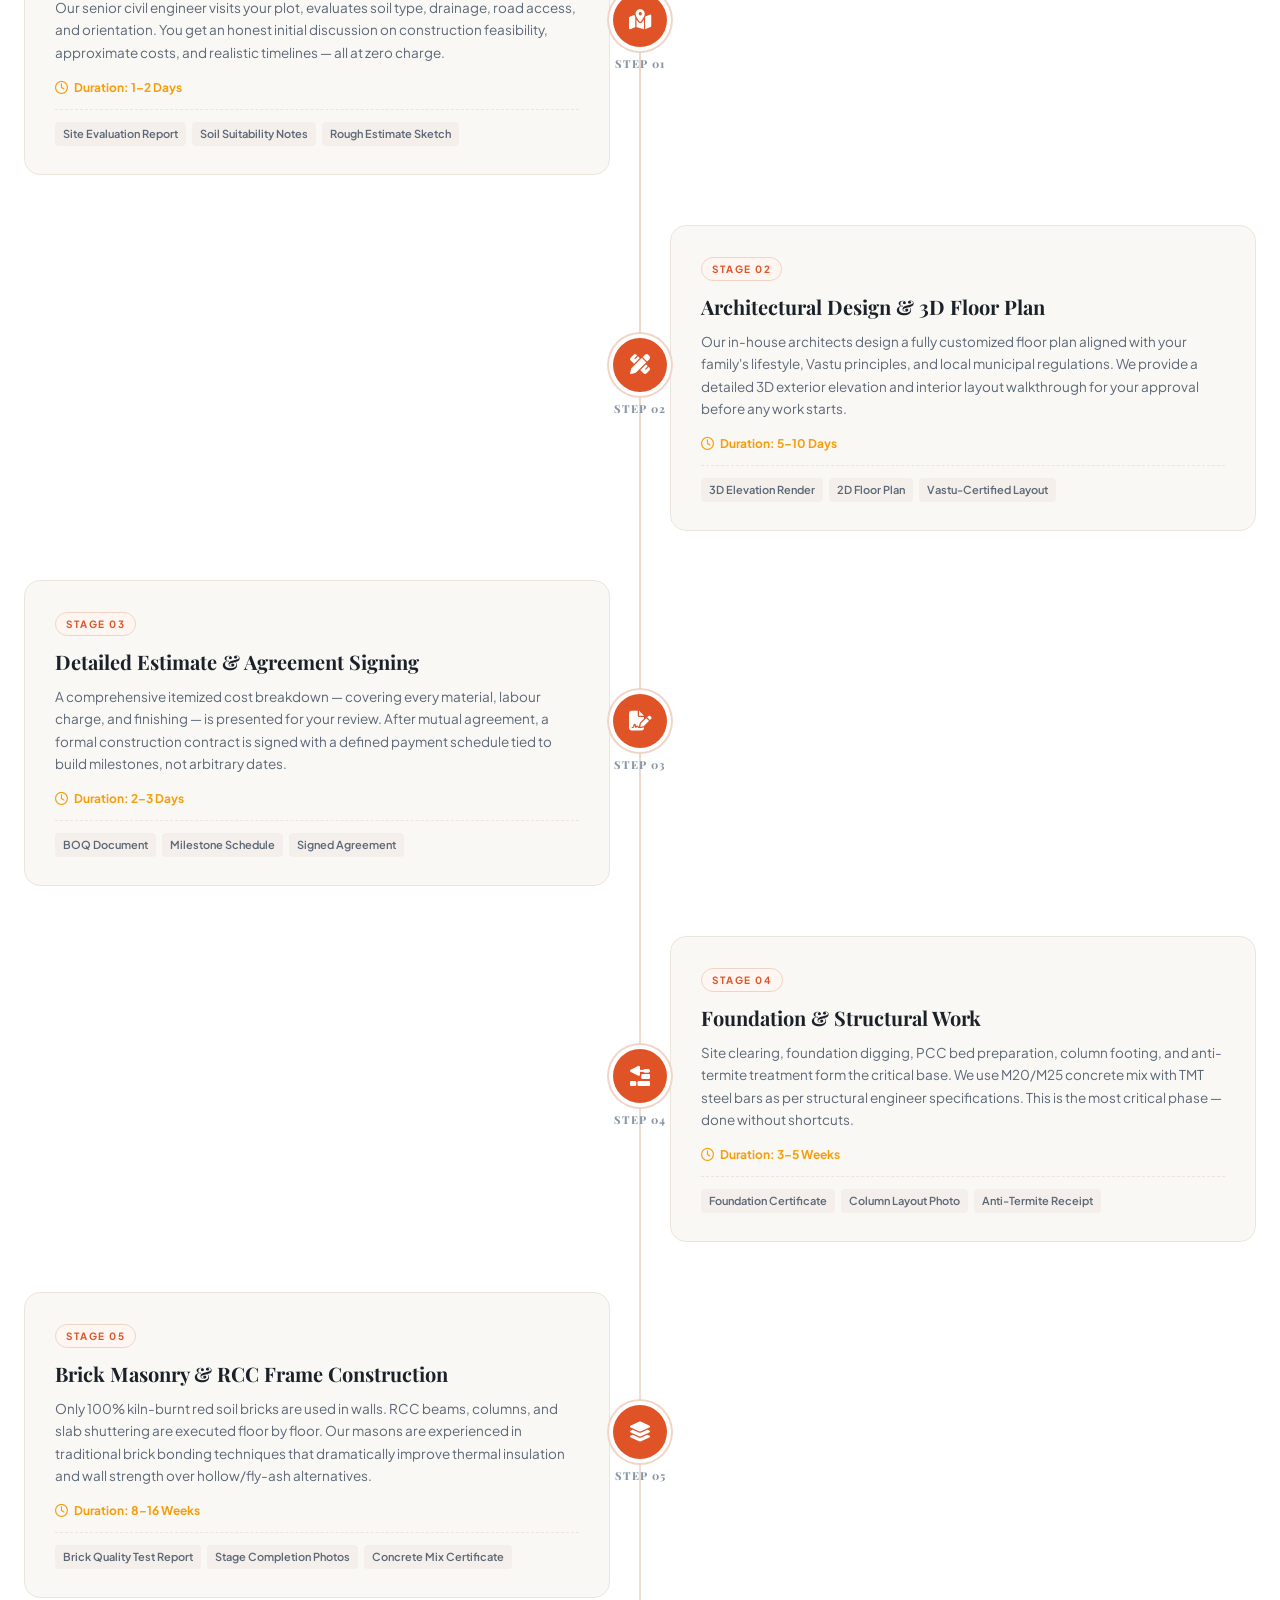
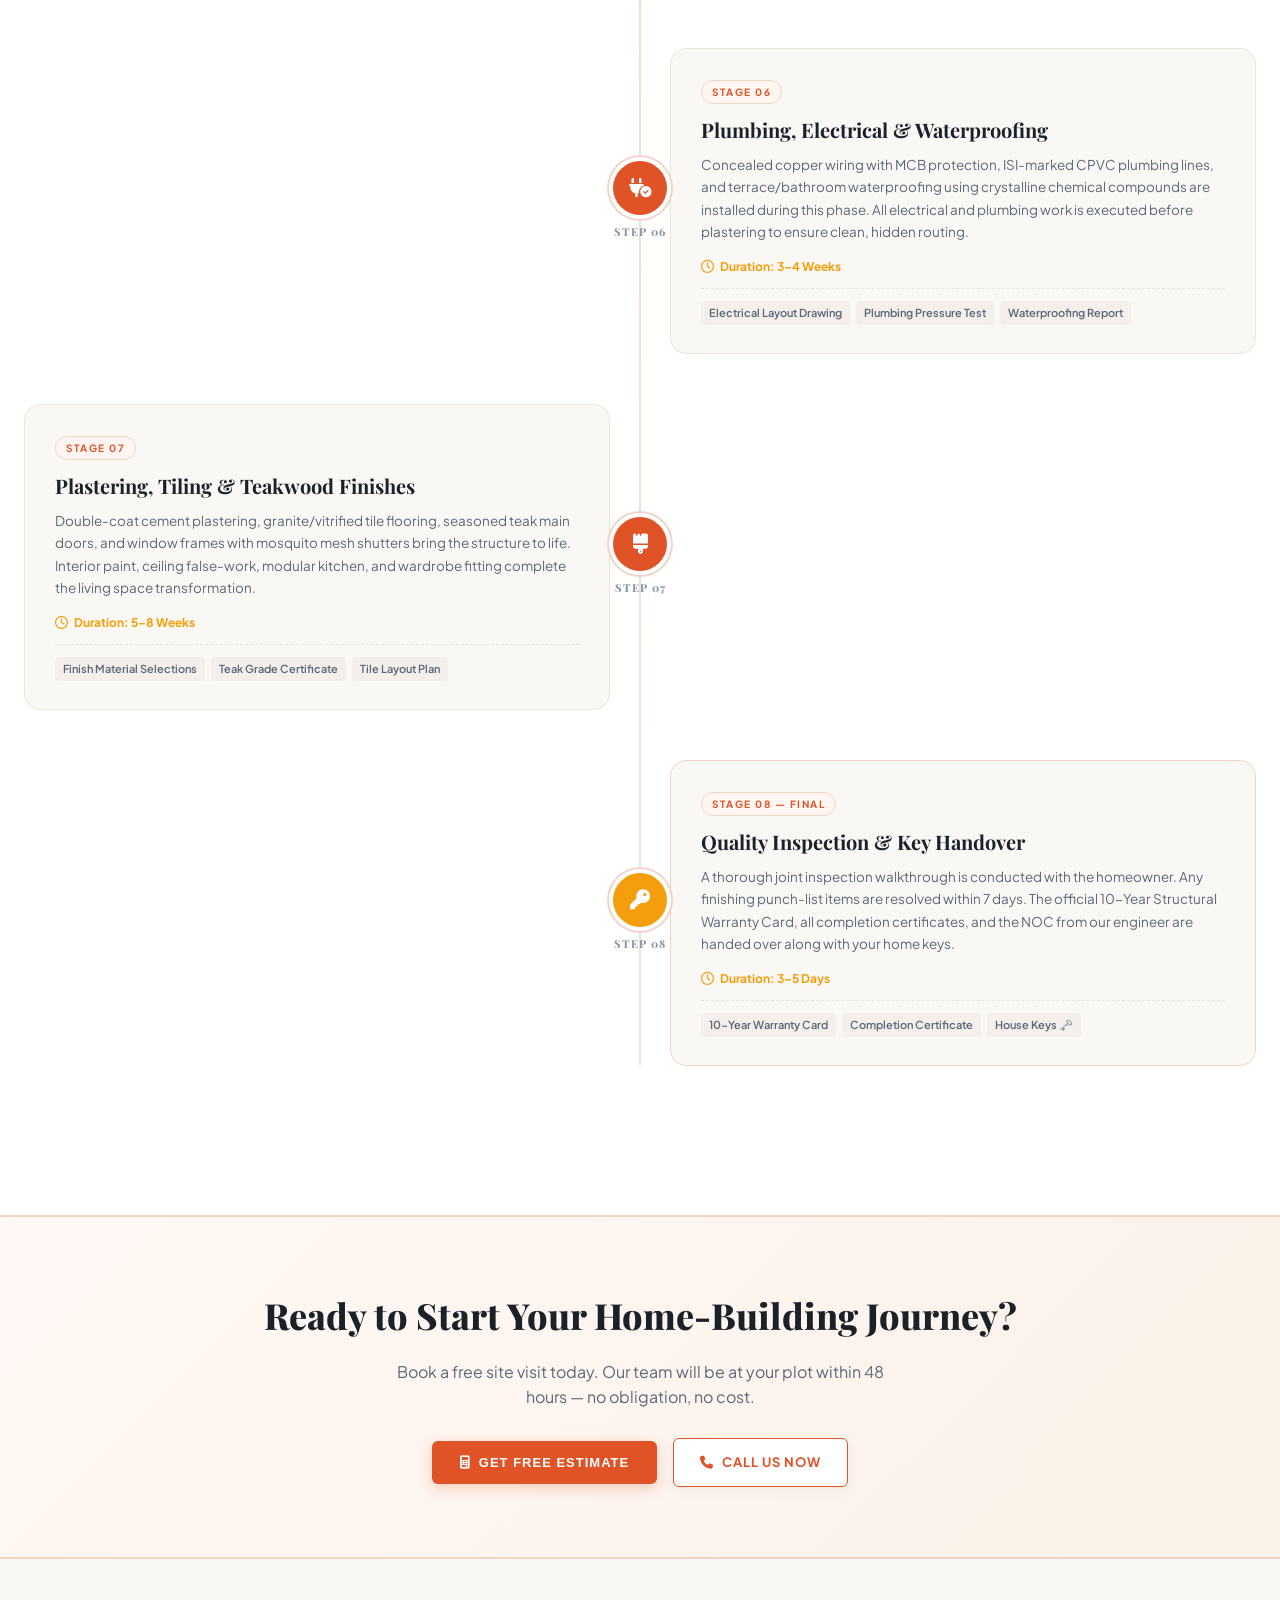
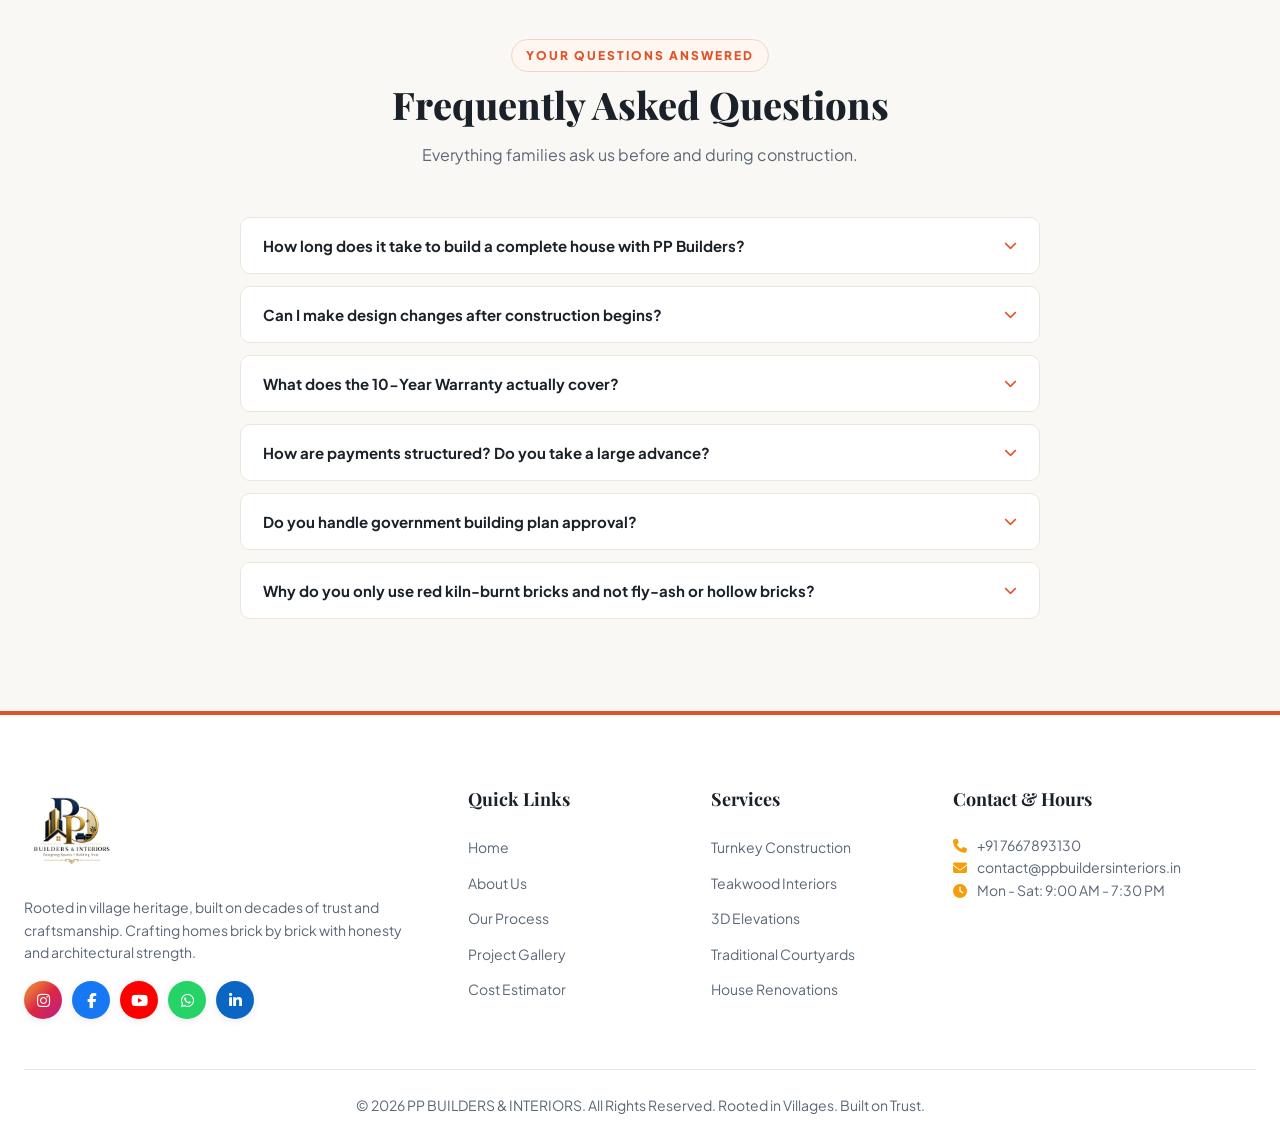
<file: our-process.html>
<!DOCTYPE html>
<html lang="en">

<head>
  <meta charset="UTF-8">
  <meta name="viewport" content="width=device-width, initial-scale=1.0">
  <title>Our Process - PP BUILDERS & INTERIORS | How We Build Your Dream Home</title>
  <meta name="description"
    content="Discover PP Builders & Interiors' proven 8-step house construction process — from initial site visit & estimation to final key handover. Transparent, honest, on-time delivery.">

  <!-- Google Fonts -->
  <link rel="preconnect" href="https://fonts.googleapis.com">
  <link rel="preconnect" href="https://fonts.gstatic.com" crossorigin>
  <link
    href="https://fonts.googleapis.com/css2?family=Playfair+Display:ital,wght@0,600;0,700;0,800;0,900;1,600&family=Plus+Jakarta+Sans:wght@400;500;600;700;800&display=swap"
    rel="stylesheet">

  <!-- FontAwesome Icons -->
  <link rel="stylesheet" href="https://cdnjs.cloudflare.com/ajax/libs/font-awesome/6.5.1/css/all.min.css">

  <!-- Shared Stylesheet -->
  <link rel="stylesheet" href="style.css">

  <!-- Favicon Icons -->
  <link rel="icon" type="image/x-icon" href="favicon.ico">
  <link rel="icon" type="image/png" sizes="32x32" href="assets/favicon-32x32.png">
  <link rel="icon" type="image/png" sizes="16x16" href="assets/favicon-16x16.png">
  <link rel="apple-touch-icon" sizes="180x180" href="assets/apple-touch-icon.png">

  <style>
    /* =====================================================
       PAGE BANNER (shared inner page hero)
       ===================================================== */
    .page-banner {
      background-image: url('assets/hero_bg.jpg');
      background-size: cover;
      background-position: center center;
      position: relative;
      padding: 90px 0 70px;
      color: var(--warm-heading);
    }

    .page-banner::before {
      content: '';
      position: absolute;
      inset: 0;
      background: linear-gradient(90deg,
          rgba(255, 252, 247, 0.95) 0%,
          rgba(255, 248, 240, 0.86) 55%,
          rgba(255, 245, 235, 0.35) 100%);
      z-index: 1;
    }

    .page-banner-container {
      position: relative;
      z-index: 2;
    }

    .breadcrumb {
      display: flex;
      align-items: center;
      gap: 8px;
      font-size: 12px;
      font-weight: 700;
      color: var(--primary-brick);
      text-transform: uppercase;
      letter-spacing: 1px;
      margin-bottom: 14px;
    }

    .breadcrumb a {
      color: var(--terracotta-dark);
    }

    .breadcrumb a:hover {
      color: var(--primary-brick);
    }

    .page-title {
      font-family: var(--font-serif);
      font-size: 46px;
      font-weight: 800;
      color: var(--warm-heading);
      line-height: 1.15;
      margin-bottom: 14px;
    }

    .page-subtitle {
      font-size: 17px;
      color: var(--text-muted);
      max-width: 580px;
    }

    /* =====================================================
       QUICK-STATS STRIP
       ===================================================== */
    .stats-strip {
      background: #FFFFFF;
      border-top: 3px solid var(--primary-brick);
      border-bottom: 1px solid var(--border-subtle);
      box-shadow: 0 4px 18px rgba(0, 0, 0, 0.03);
      padding: 26px 0;
    }

    .stats-strip-inner {
      display: flex;
      align-items: center;
      justify-content: space-around;
      gap: 24px;
      flex-wrap: wrap;
    }

    .strip-stat {
      text-align: center;
      color: var(--text-main);
    }

    .strip-stat .num {
      font-family: var(--font-serif);
      font-size: 32px;
      font-weight: 800;
      color: var(--primary-brick);
      line-height: 1;
    }

    .strip-stat .lbl {
      font-size: 11px;
      text-transform: uppercase;
      letter-spacing: 1.5px;
      color: var(--text-muted);
      margin-top: 4px;
    }

    .strip-divider {
      width: 1px;
      height: 42px;
      background: var(--border-subtle);
    }

    /* =====================================================
       INTRO PROMISE BLOCK
       ===================================================== */
    .promise-block {
      padding: 70px 0 60px;
      background: var(--bg-cream);
    }

    .promise-inner {
      display: grid;
      grid-template-columns: 1fr 1fr;
      gap: 60px;
      align-items: center;
    }

    .promise-text h2 {
      font-family: var(--font-serif);
      font-size: 34px;
      font-weight: 800;
      color: var(--warm-heading);
      line-height: 1.3;
      margin-bottom: 16px;
    }

    .promise-text p {
      font-size: 15px;
      color: var(--text-muted);
      line-height: 1.7;
      margin-bottom: 14px;
    }

    .promise-badges {
      display: flex;
      flex-wrap: wrap;
      gap: 10px;
      margin-top: 20px;
    }

    .promise-badge {
      display: flex;
      align-items: center;
      gap: 7px;
      background: var(--bg-paper);
      border: 1px solid var(--border-subtle);
      border-radius: 999px;
      padding: 7px 16px;
      font-size: 12px;
      font-weight: 700;
      color: var(--primary-brick);
    }

    .promise-badge i {
      font-size: 13px;
    }

    .promise-image-stack {
      position: relative;
    }

    .promise-img-main {
      width: 100%;
      height: 360px;
      object-fit: cover;
      border-radius: var(--radius-lg);
      box-shadow: var(--shadow-lg);
    }

    .promise-img-badge {
      position: absolute;
      bottom: -18px;
      left: -18px;
      background: var(--primary-brick);
      color: #FFF;
      border-radius: var(--radius-md);
      padding: 16px 22px;
      box-shadow: var(--shadow-md);
    }

    .promise-img-badge strong {
      display: block;
      font-family: var(--font-serif);
      font-size: 22px;
      font-weight: 800;
      color: var(--accent-gold);
    }

    .promise-img-badge span {
      font-size: 11px;
      opacity: 0.85;
    }

    /* =====================================================
       PROCESS TIMELINE — 8 STEPS
       ===================================================== */
    .process-section {
      padding: 80px 0 100px;
      background: var(--bg-paper);
    }

    .process-steps-wrapper {
      position: relative;
      margin-top: 60px;
    }

    /* Vertical connector line */
    .process-steps-wrapper::before {
      content: '';
      position: absolute;
      left: 50%;
      top: 0;
      bottom: 0;
      width: 2px;
      background: linear-gradient(to bottom, var(--border-brick), var(--border-subtle));
      transform: translateX(-50%);
      z-index: 0;
    }

    .process-step {
      display: grid;
      grid-template-columns: 1fr 60px 1fr;
      align-items: center;
      gap: 0;
      margin-bottom: 50px;
      position: relative;
      z-index: 1;
    }

    /* Even steps: card on right, icon in center, info on left */
    .step-card {
      background: var(--bg-cream);
      border: 1px solid var(--border-subtle);
      border-radius: var(--radius-lg);
      padding: 28px 30px;
      transition: var(--transition);
    }

    .step-card:hover {
      transform: translateY(-4px);
      box-shadow: var(--shadow-md);
      border-color: var(--border-brick);
    }

    /* Odd steps: card on left */
    .process-step.step-left .step-card {
      grid-column: 1;
      grid-row: 1;
    }

    .process-step.step-left .step-center {
      grid-column: 2;
      grid-row: 1;
    }

    .process-step.step-left .step-empty {
      grid-column: 3;
      grid-row: 1;
    }

    /* Even steps: card on right */
    .process-step.step-right .step-empty {
      grid-column: 1;
      grid-row: 1;
    }

    .process-step.step-right .step-center {
      grid-column: 2;
      grid-row: 1;
    }

    .process-step.step-right .step-card {
      grid-column: 3;
      grid-row: 1;
    }

    .step-center {
      display: flex;
      flex-direction: column;
      align-items: center;
      gap: 8px;
      position: relative;
      z-index: 2;
    }

    .step-circle {
      width: 54px;
      height: 54px;
      border-radius: 50%;
      background: var(--primary-brick);
      color: #FFF;
      display: flex;
      align-items: center;
      justify-content: center;
      font-size: 20px;
      box-shadow: 0 0 0 4px #FFF, 0 0 0 6px var(--border-brick);
      flex-shrink: 0;
    }

    .step-number {
      font-family: var(--font-serif);
      font-size: 11px;
      font-weight: 800;
      color: var(--text-light);
      letter-spacing: 1px;
      text-transform: uppercase;
    }

    .step-tag {
      display: inline-block;
      font-size: 10px;
      font-weight: 700;
      text-transform: uppercase;
      letter-spacing: 1.5px;
      color: var(--primary-brick);
      background: var(--bg-light-brick);
      border: 1px solid var(--border-brick);
      border-radius: 999px;
      padding: 3px 10px;
      margin-bottom: 10px;
    }

    .step-card h3 {
      font-family: var(--font-serif);
      font-size: 20px;
      font-weight: 700;
      color: var(--warm-heading);
      margin-bottom: 8px;
    }

    .step-card p {
      font-size: 13.5px;
      color: var(--text-muted);
      line-height: 1.65;
    }

    .step-duration {
      display: flex;
      align-items: center;
      gap: 6px;
      margin-top: 14px;
      font-size: 12px;
      font-weight: 700;
      color: var(--accent-gold);
    }

    .step-duration i {
      font-size: 13px;
    }

    .step-deliverables {
      margin-top: 12px;
      padding-top: 12px;
      border-top: 1px dashed var(--border-subtle);
      display: flex;
      flex-wrap: wrap;
      gap: 6px;
    }

    .deliverable-tag {
      font-size: 11px;
      font-weight: 600;
      color: var(--text-muted);
      background: var(--bg-sand);
      border-radius: 4px;
      padding: 3px 8px;
    }

    /* =====================================================
       LIGHT CTA BANNER
       ===================================================== */
    .cta-banner {
      background: linear-gradient(135deg, #FFF8F4 0%, #FAF1E8 100%);
      border-top: 2px solid var(--border-brick);
      border-bottom: 2px solid var(--border-brick);
      padding: 70px 0;
      text-align: center;
      position: relative;
      overflow: hidden;
    }

    .cta-banner-inner {
      position: relative;
      z-index: 1;
    }

    .cta-banner h2 {
      font-family: var(--font-serif);
      font-size: 36px;
      font-weight: 800;
      color: var(--warm-heading);
      margin-bottom: 14px;
    }

    .cta-banner p {
      font-size: 16px;
      color: var(--text-muted);
      max-width: 520px;
      margin: 0 auto 28px;
    }

    .cta-actions {
      display: flex;
      align-items: center;
      justify-content: center;
      gap: 16px;
      flex-wrap: wrap;
    }

    .btn-gold {
      display: inline-flex;
      align-items: center;
      gap: 8px;
      background: var(--primary-brick);
      color: #FFF;
      font-size: 13px;
      font-weight: 800;
      text-transform: uppercase;
      letter-spacing: 1px;
      border: none;
      border-radius: 6px;
      padding: 14px 28px;
      cursor: pointer;
      transition: var(--transition);
      text-decoration: none;
      box-shadow: 0 4px 14px rgba(224, 83, 38, 0.25);
    }

    .btn-gold:hover {
      background: var(--primary-dark-brick);
      transform: translateY(-2px);
      box-shadow: 0 8px 20px rgba(224, 83, 38, 0.35);
    }

    .btn-outline-white {
      display: inline-flex;
      align-items: center;
      gap: 8px;
      background: #FFFFFF;
      color: var(--primary-brick);
      font-size: 13px;
      font-weight: 700;
      text-transform: uppercase;
      letter-spacing: 1px;
      border: 1.5px solid var(--primary-brick);
      border-radius: 6px;
      padding: 13px 26px;
      cursor: pointer;
      transition: var(--transition);
      text-decoration: none;
      box-shadow: 0 4px 14px rgba(0, 0, 0, 0.04);
    }

    .btn-outline-white:hover {
      background: var(--primary-brick);
      color: #FFF;
      transform: translateY(-2px);
    }

    /* =====================================================
       FAQ ACCORDION
       ===================================================== */
    .faq-section {
      padding: 80px 0;
      background: var(--bg-cream);
    }

    .faq-list {
      max-width: 800px;
      margin: 40px auto 0;
    }

    .faq-item {
      border: 1px solid var(--border-subtle);
      border-radius: var(--radius-md);
      margin-bottom: 12px;
      overflow: hidden;
      background: var(--bg-paper);
      transition: var(--transition);
    }

    .faq-item.open {
      border-color: var(--border-brick);
      box-shadow: var(--shadow-sm);
    }

    .faq-question {
      width: 100%;
      display: flex;
      align-items: center;
      justify-content: space-between;
      gap: 16px;
      padding: 18px 22px;
      background: none;
      border: none;
      cursor: pointer;
      font-family: var(--font-sans);
      font-size: 15px;
      font-weight: 700;
      color: var(--warm-heading);
      text-align: left;
    }

    .faq-question i {
      flex-shrink: 0;
      font-size: 13px;
      color: var(--primary-brick);
      transition: transform 0.3s ease;
    }

    .faq-item.open .faq-question i {
      transform: rotate(180deg);
    }

    .faq-answer {
      max-height: 0;
      overflow: hidden;
      transition: max-height 0.4s ease, padding 0.3s ease;
      font-size: 14px;
      color: var(--text-muted);
      line-height: 1.7;
      padding: 0 22px;
    }

    .faq-item.open .faq-answer {
      max-height: 300px;
      padding: 0 22px 18px;
    }

    /* =====================================================
       RESPONSIVE
       ===================================================== */
    @media (max-width: 900px) {
      .page-title {
        font-size: 32px;
      }

      .promise-inner {
        grid-template-columns: 1fr;
        gap: 40px;
      }

      .promise-img-badge {
        left: 12px;
        bottom: 12px;
      }

      /* Collapse timeline to single column */
      .process-steps-wrapper::before {
        left: 26px;
      }

      .process-step {
        grid-template-columns: 60px 1fr;
        grid-template-rows: auto auto;
      }

      .process-step.step-left .step-card,
      .process-step.step-right .step-card {
        grid-column: 2;
        grid-row: 1;
      }

      .process-step.step-left .step-center,
      .process-step.step-right .step-center {
        grid-column: 1;
        grid-row: 1;
      }

      .process-step.step-left .step-empty,
      .process-step.step-right .step-empty {
        display: none;
      }

      .step-center {
        align-items: flex-start;
        padding-top: 4px;
      }
    }

    @media (max-width: 540px) {
      .page-title {
        font-size: 26px;
      }

      .page-subtitle {
        font-size: 14px;
      }

      .strip-divider {
        display: none;
      }

      .stats-strip-inner {
        gap: 16px;
      }

      .cta-banner h2 {
        font-size: 26px;
      }

      .page-banner {
        padding: 60px 0 50px;
      }
    }
  </style>
</head>

<body>

  <!-- Site Preloader -->
  <div id="preloader" class="preloader">
    <div class="preloader-spinner"></div>
    <div class="preloader-text">PP BUILDERS & INTERIORS</div>
  </div>

  <!-- =========================================================
       1. HEADER & NAVIGATION
       ========================================================= -->
  <header class="site-header">
    <div class="container">
      <div class="header-top">
        <!-- Logo Section -->
        <a href="index.html" class="brand-logo">
          <img src="assets/logo.png" alt="PP Builders & Interiors Logo" class="logo-symbol">
          <div class="brand-divider"></div>
          <div class="brand-motto">
            <span class="motto-line1">Crafting Spaces.</span>
            <span class="motto-line2">Building Relationships.</span>
          </div>
        </a>

        <!-- Header Actions & Mobile Hamburger -->
        <div class="header-actions">
          <a href="tel:+919876543210" class="phone-contact">
            <i class="fa-solid fa-phone-volume"></i>
            <div class="phone-meta">
              <span class="phone-label">Call Us Anytime</span>
              <span class="phone-number">+91 7667893130</span>
            </div>
          </a>
          <button class="btn-estimate trigger-modal">
            <i class="fa-solid fa-calculator"></i>
            GET FREE ESTIMATE <i class="fa-solid fa-arrow-right" style="margin-left:4px;"></i>
          </button>

          <!-- Mobile Navigation Toggle Button -->
          <button class="mobile-toggle" id="mobileToggle" onclick="toggleMobileMenu(event)"
            aria-label="Toggle Navigation">
            <i class="fa-solid fa-bars"></i>
          </button>
        </div>
      </div>

      <!-- Pill Navigation Row -->
      <div class="nav-row">
        <div class="pill-navbar">
          <nav class="nav-menu" id="navMenu">
            <a href="index.html" class="nav-link">
              <i class="fa-solid fa-house"></i> HOME
            </a>
            <a href="about.html" class="nav-link">
              <i class="fa-regular fa-user"></i> ABOUT US
            </a>
            <div class="has-dropdown">
              <a href="index.html#services" class="nav-link">
                <i class="fa-solid fa-wrench"></i> SERVICES <i class="fa-solid fa-chevron-down dropdown-arrow"
                  style="font-size:10px;"></i>
              </a>
              <div class="dropdown-menu">
                <a href="index.html#services">Turnkey House Construction</a>
                <a href="index.html#services">Custom Interior Design</a>
                <a href="index.html#services">Architectural 3D Elevation</a>
                <a href="index.html#services">Structural Renovation</a>
                <a href="index.html#services">Courtyard & Landscape Design</a>
              </div>
            </div>
            <a href="project.html" class="nav-link">
              <i class="fa-regular fa-building"></i> PROJECTS
            </a>
            <a href="our-process.html" class="nav-link active">
              <i class="fa-solid fa-gear"></i> OUR PROCESS
            </a>
            <a href="material.html" class="nav-link">
              <i class="fa-solid fa-border-all"></i> MATERIALS
            </a>
            <a href="testimonial.html" class="nav-link">
              <i class="fa-solid fa-quote-left"></i> TESTIMONIALS
            </a>
            <a href="contact.html" class="nav-link">
              <i class="fa-regular fa-envelope"></i> CONTACT US
            </a>
          </nav>
        </div>
      </div>
    </div>
  </header>

  <!-- =========================================================
       2. PAGE BANNER
       ========================================================= -->
  <section class="page-banner">
    <div class="container page-banner-container">
      <div class="breadcrumb">
        <a href="index.html">Home</a>
        <i class="fa-solid fa-chevron-right" style="font-size:10px;"></i>
        <span>Our Process</span>
      </div>
      <h1 class="page-title">How We Build Your Dream Home —<br>Step by Step, Brick by Brick.</h1>
      <p class="page-subtitle">A transparent, structured 8-stage journey — from the first site visit to handing over
        your keys — with zero surprises along the way.</p>
    </div>
  </section>

  <!-- =========================================================
       3. QUICK STATS STRIP
       ========================================================= -->
  <div class="stats-strip">
    <div class="container">
      <div class="stats-strip-inner">
        <div class="strip-stat">
          <div class="num">450+</div>
          <div class="lbl">Homes Completed</div>
        </div>
        <div class="strip-divider"></div>
        <div class="strip-stat">
          <div class="num">98%</div>
          <div class="lbl">On-Time Delivery</div>
        </div>
        <div class="strip-divider"></div>
        <div class="strip-stat">
          <div class="num">8</div>
          <div class="lbl">Defined Build Stages</div>
        </div>
        <div class="strip-divider"></div>
        <div class="strip-stat">
          <div class="num">25+</div>
          <div class="lbl">Years of Experience</div>
        </div>
        <div class="strip-divider"></div>
        <div class="strip-stat">
          <div class="num">0</div>
          <div class="lbl">Hidden Charges</div>
        </div>
      </div>
    </div>
  </div>

  <!-- =========================================================
       4. INTRO PROMISE BLOCK
       ========================================================= -->
  <section class="promise-block">
    <div class="container">
      <div class="promise-inner">
        <div class="promise-text">
          <span class="section-tag">OUR COMMITMENT</span>
          <h2>A Process Built Around Your Peace of Mind</h2>
          <p>
            At PP Builders & Interiors, we believe the house-building journey should be as memorable as the home itself.
            Too many families face project delays, surprise costs, and poor communication with their contractors.
          </p>
          <p>
            We fix that with a systematic, milestone-driven construction process. You receive progress reports,
            photographic documentation at every stage, and zero deviation from the signed estimate.
          </p>
          <div class="promise-badges">
            <div class="promise-badge"><i class="fa-solid fa-file-contract"></i> Signed Fixed Estimate</div>
            <div class="promise-badge"><i class="fa-solid fa-camera"></i> Daily Progress Photos</div>
            <div class="promise-badge"><i class="fa-solid fa-bell"></i> WhatsApp Stage Alerts</div>
            <div class="promise-badge"><i class="fa-solid fa-shield-halved"></i> 10-Year Warranty Card</div>
          </div>
        </div>

        <div class="promise-image-stack">
          <img src="assets/hero_bg.jpg" alt="PP Builders construction process" class="promise-img-main" loading="lazy">
          <div class="promise-img-badge">
            <strong>100%</strong>
            <span>On-Budget Completion Rate</span>
          </div>
        </div>
      </div>
    </div>
  </section>

  <!-- =========================================================
       5. PROCESS TIMELINE — 8 STEPS (ALTERNATING SIDES)
       ========================================================= -->
  <section class="process-section">
    <div class="container">
      <div class="section-header">
        <span class="section-tag">THE JOURNEY</span>
        <h2 class="section-title">Our 8-Stage Construction Process</h2>
        <p class="section-desc">Every home we build follows this proven workflow — ensuring quality, clarity, and
          confidence at every milestone.</p>
      </div>

      <div class="process-steps-wrapper">

        <!-- STEP 1 — LEFT -->
        <div class="process-step step-left">
          <div class="step-card">
            <span class="step-tag">Stage 01</span>
            <h3>Free Site Visit & Initial Consultation</h3>
            <p>Our senior civil engineer visits your plot, evaluates soil type, drainage, road access, and orientation.
              You get an honest initial discussion on construction feasibility, approximate costs, and realistic
              timelines — all at zero charge.</p>
            <div class="step-duration">
              <i class="fa-regular fa-clock"></i> Duration: 1–2 Days
            </div>
            <div class="step-deliverables">
              <span class="deliverable-tag">Site Evaluation Report</span>
              <span class="deliverable-tag">Soil Suitability Notes</span>
              <span class="deliverable-tag">Rough Estimate Sketch</span>
            </div>
          </div>
          <div class="step-center">
            <div class="step-circle"><i class="fa-solid fa-map-location-dot"></i></div>
            <div class="step-number">Step 01</div>
          </div>
          <div class="step-empty"></div>
        </div>

        <!-- STEP 2 — RIGHT -->
        <div class="process-step step-right">
          <div class="step-empty"></div>
          <div class="step-center">
            <div class="step-circle"><i class="fa-solid fa-pencil-ruler"></i></div>
            <div class="step-number">Step 02</div>
          </div>
          <div class="step-card">
            <span class="step-tag">Stage 02</span>
            <h3>Architectural Design & 3D Floor Plan</h3>
            <p>Our in-house architects design a fully customized floor plan aligned with your family's lifestyle, Vastu
              principles, and local municipal regulations. We provide a detailed 3D exterior elevation and interior
              layout walkthrough for your approval before any work starts.</p>
            <div class="step-duration">
              <i class="fa-regular fa-clock"></i> Duration: 5–10 Days
            </div>
            <div class="step-deliverables">
              <span class="deliverable-tag">3D Elevation Render</span>
              <span class="deliverable-tag">2D Floor Plan</span>
              <span class="deliverable-tag">Vastu-Certified Layout</span>
            </div>
          </div>
        </div>

        <!-- STEP 3 — LEFT -->
        <div class="process-step step-left">
          <div class="step-card">
            <span class="step-tag">Stage 03</span>
            <h3>Detailed Estimate & Agreement Signing</h3>
            <p>A comprehensive itemized cost breakdown — covering every material, labour charge, and finishing — is
              presented for your review. After mutual agreement, a formal construction contract is signed with a defined
              payment schedule tied to build milestones, not arbitrary dates.</p>
            <div class="step-duration">
              <i class="fa-regular fa-clock"></i> Duration: 2–3 Days
            </div>
            <div class="step-deliverables">
              <span class="deliverable-tag">BOQ Document</span>
              <span class="deliverable-tag">Milestone Schedule</span>
              <span class="deliverable-tag">Signed Agreement</span>
            </div>
          </div>
          <div class="step-center">
            <div class="step-circle"><i class="fa-solid fa-file-signature"></i></div>
            <div class="step-number">Step 03</div>
          </div>
          <div class="step-empty"></div>
        </div>

        <!-- STEP 4 — RIGHT -->
        <div class="process-step step-right">
          <div class="step-empty"></div>
          <div class="step-center">
            <div class="step-circle"><i class="fa-solid fa-trowel-bricks"></i></div>
            <div class="step-number">Step 04</div>
          </div>
          <div class="step-card">
            <span class="step-tag">Stage 04</span>
            <h3>Foundation & Structural Work</h3>
            <p>Site clearing, foundation digging, PCC bed preparation, column footing, and anti-termite treatment form
              the critical base. We use M20/M25 concrete mix with TMT steel bars as per structural engineer
              specifications. This is the most critical phase — done without shortcuts.</p>
            <div class="step-duration">
              <i class="fa-regular fa-clock"></i> Duration: 3–5 Weeks
            </div>
            <div class="step-deliverables">
              <span class="deliverable-tag">Foundation Certificate</span>
              <span class="deliverable-tag">Column Layout Photo</span>
              <span class="deliverable-tag">Anti-Termite Receipt</span>
            </div>
          </div>
        </div>

        <!-- STEP 5 — LEFT -->
        <div class="process-step step-left">
          <div class="step-card">
            <span class="step-tag">Stage 05</span>
            <h3>Brick Masonry & RCC Frame Construction</h3>
            <p>Only 100% kiln-burnt red soil bricks are used in walls. RCC beams, columns, and slab shuttering are
              executed floor by floor. Our masons are experienced in traditional brick bonding techniques that
              dramatically improve thermal insulation and wall strength over hollow/fly-ash alternatives.</p>
            <div class="step-duration">
              <i class="fa-regular fa-clock"></i> Duration: 8–16 Weeks
            </div>
            <div class="step-deliverables">
              <span class="deliverable-tag">Brick Quality Test Report</span>
              <span class="deliverable-tag">Stage Completion Photos</span>
              <span class="deliverable-tag">Concrete Mix Certificate</span>
            </div>
          </div>
          <div class="step-center">
            <div class="step-circle"><i class="fa-solid fa-layer-group"></i></div>
            <div class="step-number">Step 05</div>
          </div>
          <div class="step-empty"></div>
        </div>

        <!-- STEP 6 — RIGHT -->
        <div class="process-step step-right">
          <div class="step-empty"></div>
          <div class="step-center">
            <div class="step-circle"><i class="fa-solid fa-plug-circle-check"></i></div>
            <div class="step-number">Step 06</div>
          </div>
          <div class="step-card">
            <span class="step-tag">Stage 06</span>
            <h3>Plumbing, Electrical & Waterproofing</h3>
            <p>Concealed copper wiring with MCB protection, ISI-marked CPVC plumbing lines, and terrace/bathroom
              waterproofing using crystalline chemical compounds are installed during this phase. All electrical and
              plumbing work is executed before plastering to ensure clean, hidden routing.</p>
            <div class="step-duration">
              <i class="fa-regular fa-clock"></i> Duration: 3–4 Weeks
            </div>
            <div class="step-deliverables">
              <span class="deliverable-tag">Electrical Layout Drawing</span>
              <span class="deliverable-tag">Plumbing Pressure Test</span>
              <span class="deliverable-tag">Waterproofing Report</span>
            </div>
          </div>
        </div>

        <!-- STEP 7 — LEFT -->
        <div class="process-step step-left">
          <div class="step-card">
            <span class="step-tag">Stage 07</span>
            <h3>Plastering, Tiling & Teakwood Finishes</h3>
            <p>Double-coat cement plastering, granite/vitrified tile flooring, seasoned teak main doors, and window
              frames with mosquito mesh shutters bring the structure to life. Interior paint, ceiling false-work,
              modular kitchen, and wardrobe fitting complete the living space transformation.</p>
            <div class="step-duration">
              <i class="fa-regular fa-clock"></i> Duration: 5–8 Weeks
            </div>
            <div class="step-deliverables">
              <span class="deliverable-tag">Finish Material Selections</span>
              <span class="deliverable-tag">Teak Grade Certificate</span>
              <span class="deliverable-tag">Tile Layout Plan</span>
            </div>
          </div>
          <div class="step-center">
            <div class="step-circle"><i class="fa-solid fa-brush"></i></div>
            <div class="step-number">Step 07</div>
          </div>
          <div class="step-empty"></div>
        </div>

        <!-- STEP 8 — RIGHT -->
        <div class="process-step step-right">
          <div class="step-empty"></div>
          <div class="step-center">
            <div class="step-circle" style="background: var(--accent-gold);"><i class="fa-solid fa-key"></i></div>
            <div class="step-number">Step 08</div>
          </div>
          <div class="step-card" style="border-color: var(--border-brick);">
            <span class="step-tag">Stage 08 — Final</span>
            <h3>Quality Inspection & Key Handover</h3>
            <p>A thorough joint inspection walkthrough is conducted with the homeowner. Any finishing punch-list items
              are resolved within 7 days. The official 10-Year Structural Warranty Card, all completion certificates,
              and the NOC from our engineer are handed over along with your home keys.</p>
            <div class="step-duration">
              <i class="fa-regular fa-clock"></i> Duration: 3–5 Days
            </div>
            <div class="step-deliverables">
              <span class="deliverable-tag">10-Year Warranty Card</span>
              <span class="deliverable-tag">Completion Certificate</span>
              <span class="deliverable-tag">House Keys 🗝️</span>
            </div>
          </div>
        </div>

      </div>
    </div>
  </section>

  <!-- =========================================================
       6. CTA BANNER
       ========================================================= -->
  <section class="cta-banner">
    <div class="container cta-banner-inner">
      <h2>Ready to Start Your Home-Building Journey?</h2>
      <p>Book a free site visit today. Our team will be at your plot within 48 hours — no obligation, no cost.</p>
      <div class="cta-actions">
        <button class="btn-gold trigger-modal">
          <i class="fa-solid fa-calculator"></i>
          GET FREE ESTIMATE
        </button>
        <a href="tel:+91 7667893130" class="btn-outline-white">
          <i class="fa-solid fa-phone"></i>
          CALL US NOW
        </a>
      </div>
    </div>
  </section>

  <!-- =========================================================
       7. FAQ ACCORDION
       ========================================================= -->
  <section class="faq-section">
    <div class="container">
      <div class="section-header">
        <span class="section-tag">YOUR QUESTIONS ANSWERED</span>
        <h2 class="section-title">Frequently Asked Questions</h2>
        <p class="section-desc">Everything families ask us before and during construction.</p>
      </div>

      <div class="faq-list">

        <div class="faq-item">
          <button class="faq-question">
            How long does it take to build a complete house with PP Builders?
            <i class="fa-solid fa-chevron-down"></i>
          </button>
          <div class="faq-answer">
            Typically 9–16 months for a standard 2-floor house, depending on plot size, number of floors, and finishes
            selected. We provide a milestone-based timeline at the estimate stage so you always know the expected
            completion date.
          </div>
        </div>

        <div class="faq-item">
          <button class="faq-question">
            Can I make design changes after construction begins?
            <i class="fa-solid fa-chevron-down"></i>
          </button>
          <div class="faq-answer">
            Minor changes (wall partitions, door positions, fixture placements) are possible during the masonry phase
            with a revised estimate. Major structural changes after foundation and column work are discouraged as they
            affect both cost and timeline significantly.
          </div>
        </div>

        <div class="faq-item">
          <button class="faq-question">
            What does the 10-Year Warranty actually cover?
            <i class="fa-solid fa-chevron-down"></i>
          </button>
          <div class="faq-answer">
            The warranty covers structural elements — foundation integrity, RCC roof slab, external terrace
            waterproofing, and all load-bearing walls. It does not cover cosmetic wear and tear, paint fading, or
            accidental damage. A warranty card with details is handed at the key ceremony.
          </div>
        </div>

        <div class="faq-item">
          <button class="faq-question">
            How are payments structured? Do you take a large advance?
            <i class="fa-solid fa-chevron-down"></i>
          </button>
          <div class="faq-answer">
            Payments are milestone-linked — typically 10% booking advance, then subsequent payments at foundation
            completion, roof slab, plastering, and final handover. We never ask for large lump-sum advances disconnected
            from construction progress.
          </div>
        </div>

        <div class="faq-item">
          <button class="faq-question">
            Do you handle government building plan approval?
            <i class="fa-solid fa-chevron-down"></i>
          </button>
          <div class="faq-answer">
            Yes. We assist with municipal plan submission, local body approvals, and panchayat permits (depending on the
            region). Our team handles the paperwork and coordinates with local authorities on your behalf as part of our
            turnkey service.
          </div>
        </div>

        <div class="faq-item">
          <button class="faq-question">
            Why do you only use red kiln-burnt bricks and not fly-ash or hollow bricks?
            <i class="fa-solid fa-chevron-down"></i>
          </button>
          <div class="faq-answer">
            Red kiln-burnt bricks offer 3x better compressive strength, natural thermal insulation (keeping interiors
            3°C–5°C cooler), and superior moisture resistance compared to fly-ash or hollow blocks. Homes built with
            them last significantly longer — and that is a non-negotiable quality standard for us.
          </div>
        </div>

      </div>
    </div>
  </section>

  <!-- =========================================================
       8. FOOTER
       ========================================================= -->
  <footer class="site-footer">
    <div class="container">
      <div class="footer-grid">
        <div class="footer-col">
          <div class="footer-logo-box" style="margin-bottom:16px;">
            <img src="assets/logo.png" alt="PP Builders & Interiors Footer Logo" style="height:95px; width:auto;">
          </div>
          <p>Rooted in village heritage, built on decades of trust and craftsmanship. Crafting homes brick by brick with
            honesty and architectural strength.</p>
          <div class="footer-social">
            <a href="https://www.instagram.com/ppbuildersinteriors/" target="_blank" rel="noopener noreferrer" class="social-btn ig" aria-label="Instagram"><i class="fa-brands fa-instagram"></i></a>
            <a href="https://www.facebook.com/ppbuildersinteriors/" target="_blank" rel="noopener noreferrer" class="social-btn fb" aria-label="Facebook"><i class="fa-brands fa-facebook-f"></i></a>
            <a href="https://www.youtube.com/@ppbuildersinteriors" target="_blank" rel="noopener noreferrer" class="social-btn yt" aria-label="YouTube"><i class="fa-brands fa-youtube"></i></a>
            <a href="https://wa.me/917667893130?text=Hello%20PP%20Builders%20%26%20Interiors,%20I%20would%20like%20to%20inquire%20about%20your%20services" target="_blank" rel="noopener noreferrer" class="social-btn wa" aria-label="WhatsApp"><i class="fa-brands fa-whatsapp"></i></a>
            <a href="https://www.linkedin.com/company/ppbuildersinteriors/" target="_blank" rel="noopener noreferrer" class="social-btn in" aria-label="LinkedIn"><i class="fa-brands fa-linkedin-in"></i></a>
          </div>
        </div>

        <div class="footer-col">
          <h4>Quick Links</h4>
          <ul class="footer-links">
            <li><a href="index.html">Home</a></li>
            <li><a href="about.html">About Us</a></li>
            <li><a href="our-process.html">Our Process</a></li>
            <li><a href="index.html#projects">Project Gallery</a></li>
            <li><a href="index.html#calculator">Cost Estimator</a></li>
          </ul>
        </div>

        <div class="footer-col">
          <h4>Services</h4>
          <ul class="footer-links">
            <li><a href="index.html#services">Turnkey Construction</a></li>
            <li><a href="index.html#services">Teakwood Interiors</a></li>
            <li><a href="index.html#services">3D Elevations</a></li>
            <li><a href="index.html#services">Traditional Courtyards</a></li>
            <li><a href="index.html#services">House Renovations</a></li>
          </ul>
        </div>

        <div class="footer-col">
          <h4>Contact & Hours</h4>
          <p><i class="fa-solid fa-phone" style="color:var(--accent-gold); margin-right:8px;"></i> +91 7667893130</p>
          <p><i class="fa-solid fa-envelope" style="color:var(--accent-gold); margin-right:8px;"></i>
            contact@ppbuildersinteriors.in</p>
          <p><i class="fa-solid fa-clock" style="color:var(--accent-gold); margin-right:8px;"></i> Mon - Sat: 9:00 AM -
            7:30 PM</p>
        </div>
      </div>

      <div class="footer-bottom">
        <p>&copy; 2026 PP BUILDERS & INTERIORS. All Rights Reserved. Rooted in Villages. Built on Trust.</p>
      </div>
    </div>
  </footer>

  <!-- =========================================================
       9. ESTIMATE MODAL
       ========================================================= -->
  <div id="estimateModal" class="modal-overlay">
    <div class="modal-content">
      <button class="modal-close"><i class="fa-solid fa-xmark"></i></button>
      <div style="text-align:center; margin-bottom:20px;">
        <span class="section-tag">FREE CONSULTATION</span>
        <h3 style="font-family:var(--font-serif); font-size:24px; color:var(--warm-heading); margin-top:8px;">Request
          Free Site Estimate</h3>
      </div>
      <form>
        <div class="form-group">
          <label>Your Name</label>
          <input type="text" class="form-control" placeholder="Enter your full name" required>
        </div>
        <div class="form-group">
          <label>Phone Number</label>
          <input type="tel" class="form-control" placeholder="+91 XXXXX XXXXX" required>
        </div>
        <div class="form-group">
          <label>Plot Location / Town</label>
          <input type="text" class="form-control" placeholder="City or Village location" required>
        </div>
        <div class="form-group">
          <label>Plot Area (sq.ft)</label>
          <input type="number" class="form-control" placeholder="e.g. 1200" required>
        </div>
        <button type="submit" class="btn-primary-brick" style="width:100%; justify-content:center; margin-top:14px;">
          SUBMIT ESTIMATE REQUEST
        </button>
      </form>
    </div>
  </div>

  <!-- Floating WhatsApp & Scroll Up Buttons -->
  <div class="floating-actions">
    <a href="https://wa.me/917667893130?text=Hello%20PP%20Builders%20%26%20Interiors,%20I%20would%20like%20to%20inquire%20about%20your%20services"
      target="_blank" rel="noopener noreferrer" class="float-btn whatsapp-btn" aria-label="Chat on WhatsApp" title="Chat on WhatsApp">
      <i class="fa-brands fa-whatsapp"></i>
    </a>
    <button id="scrollTopBtn" class="float-btn scroll-top-btn" aria-label="Scroll to top" title="Scroll to Top">
      <i class="fa-solid fa-arrow-up"></i>
    </button>
  </div>

  <script src="script.js"></script>

  <script>
    /* FAQ Accordion */
    document.querySelectorAll('.faq-question').forEach(btn => {
      btn.addEventListener('click', () => {
        const item = btn.closest('.faq-item');
        const isOpen = item.classList.contains('open');
        document.querySelectorAll('.faq-item').forEach(i => i.classList.remove('open'));
        if (!isOpen) item.classList.add('open');
      });
    });
  </script>
</body>

</html>
</file>
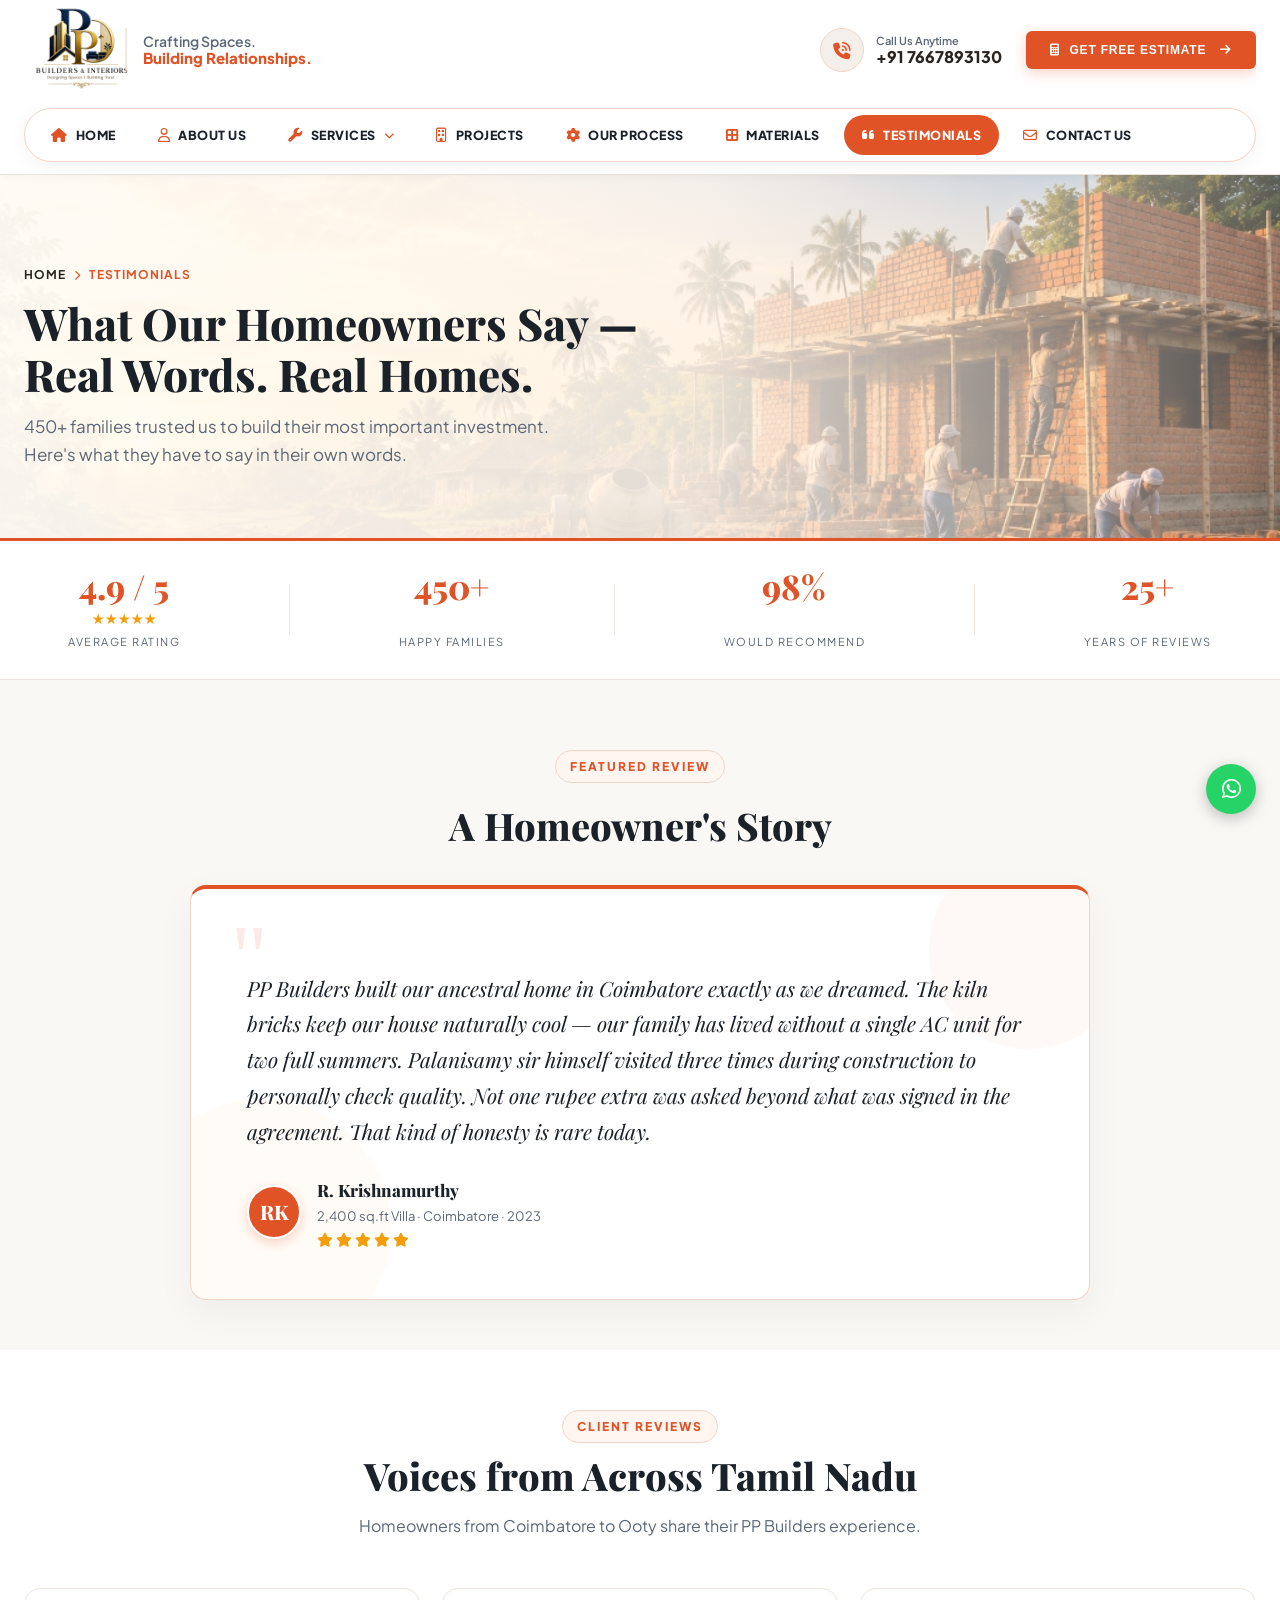
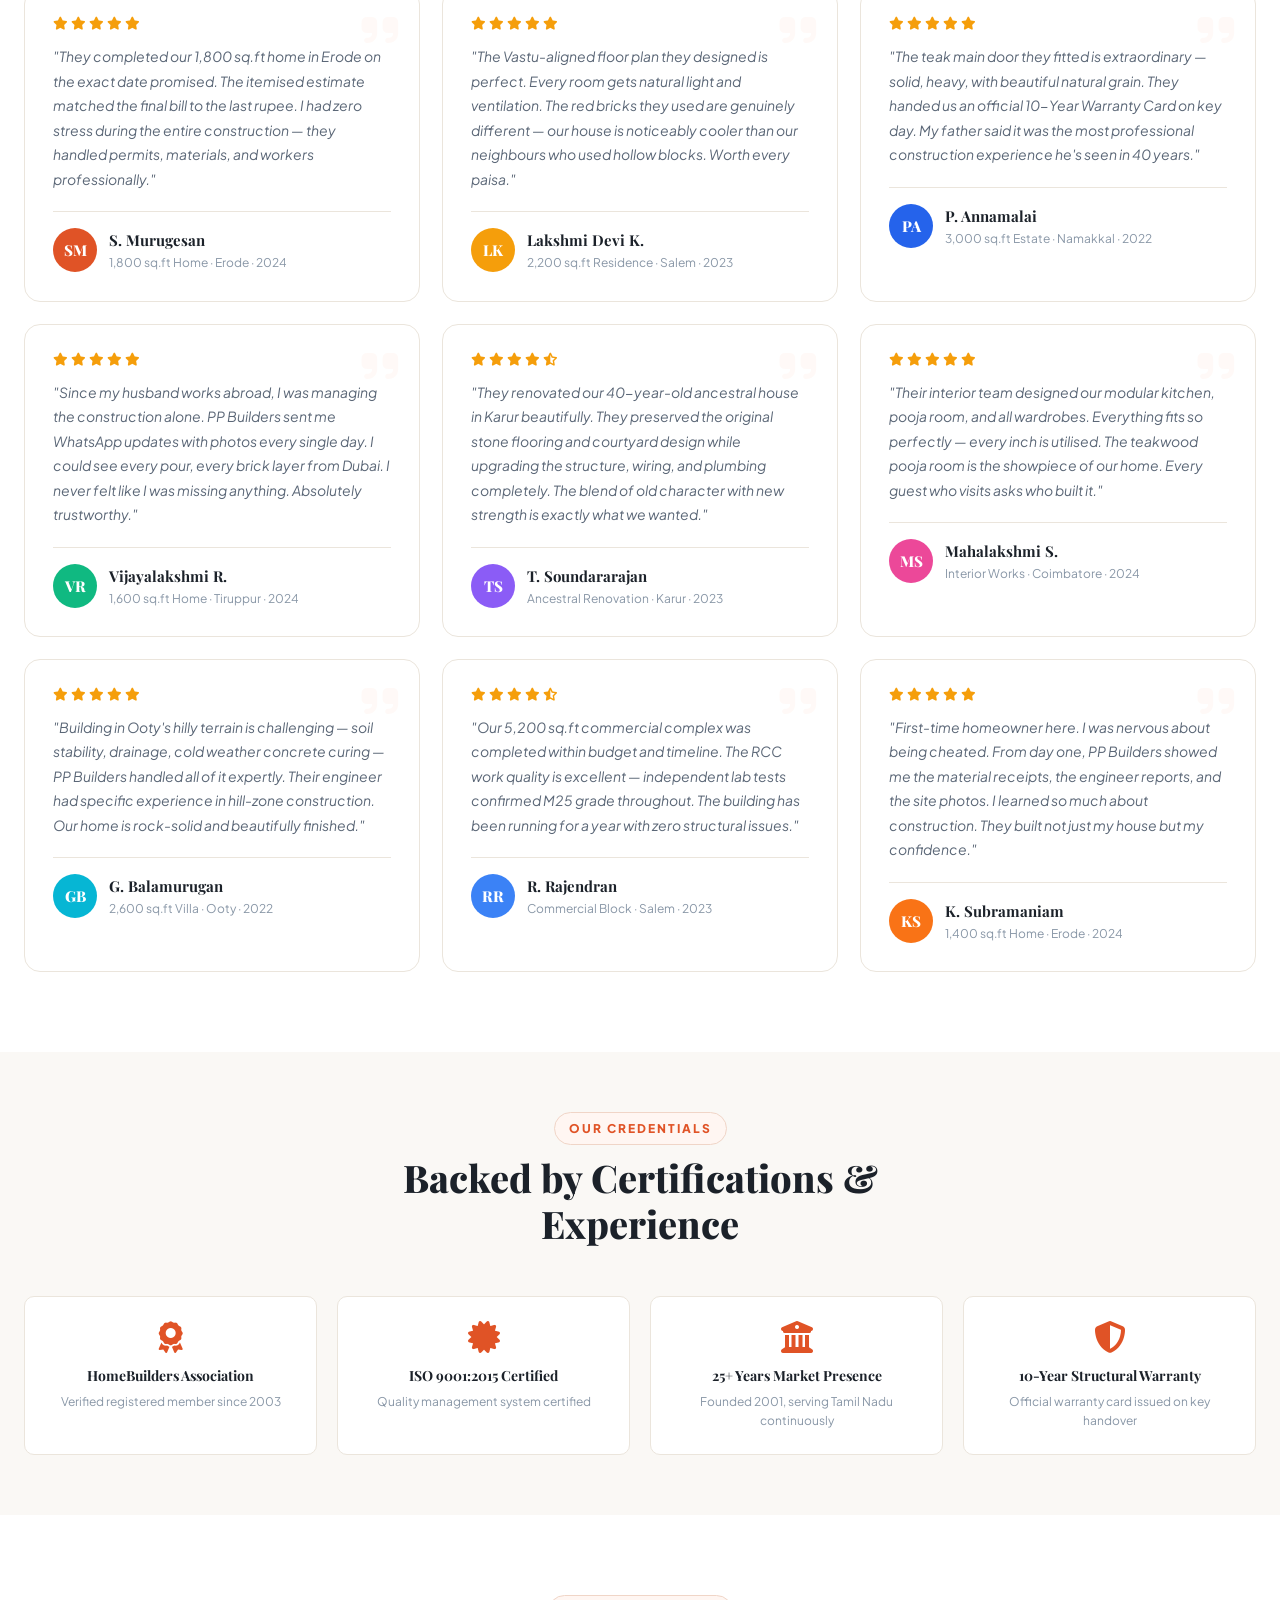
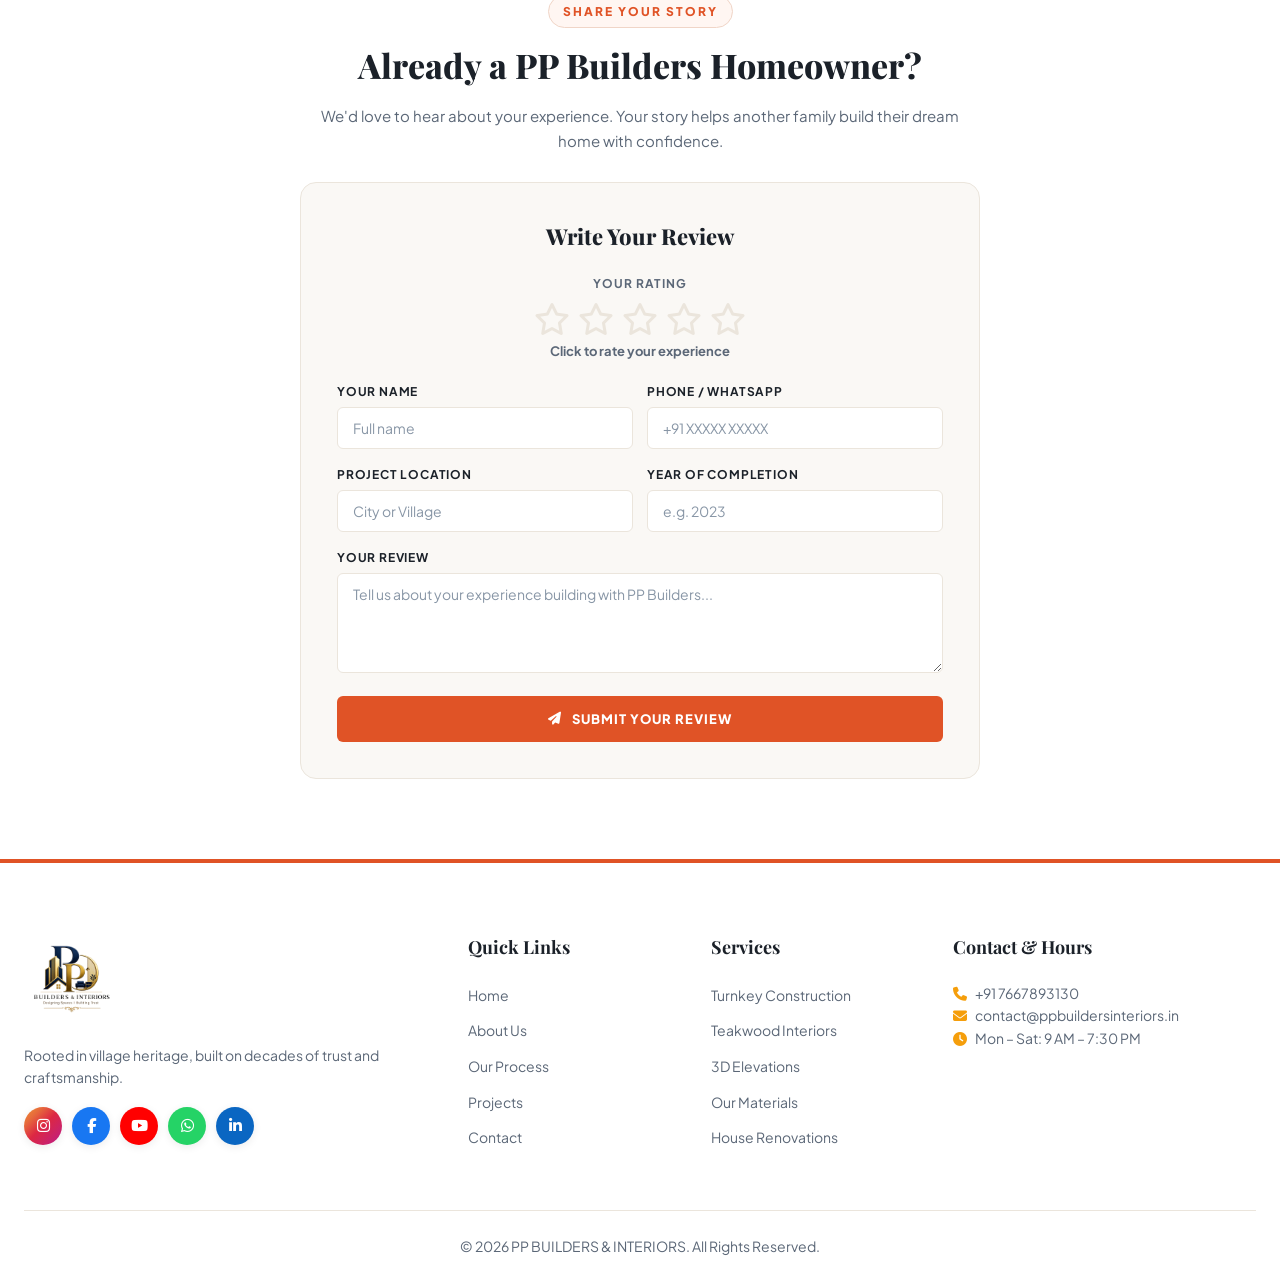
<file: testimonial.html>
<!DOCTYPE html>
<html lang="en">

<head>
  <meta charset="UTF-8">
  <meta name="viewport" content="width=device-width, initial-scale=1.0">
  <title>Testimonials - PP BUILDERS & INTERIORS | What Our Homeowners Say</title>
  <meta name="description"
    content="Read genuine reviews from 450+ happy families who built their homes with PP Builders & Interiors across Tamil Nadu. Real words. Real homes.">
  <link rel="preconnect" href="https://fonts.googleapis.com">
  <link rel="preconnect" href="https://fonts.gstatic.com" crossorigin>
  <link
    href="https://fonts.googleapis.com/css2?family=Playfair+Display:ital,wght@0,600;0,700;0,800;0,900;1,600&family=Plus+Jakarta+Sans:wght@400;500;600;700;800&display=swap"
    rel="stylesheet">
  <link rel="stylesheet" href="https://cdnjs.cloudflare.com/ajax/libs/font-awesome/6.5.1/css/all.min.css">
  <link rel="stylesheet" href="style.css">

  <!-- Favicon Icons -->
  <link rel="icon" type="image/x-icon" href="favicon.ico">
  <link rel="icon" type="image/png" sizes="32x32" href="assets/favicon-32x32.png">
  <link rel="icon" type="image/png" sizes="16x16" href="assets/favicon-16x16.png">
  <link rel="apple-touch-icon" sizes="180x180" href="assets/apple-touch-icon.png">

  <style>
    /* ── PAGE BANNER ──────────────────────────────── */
    .page-banner {
      background-image: url('assets/hero_bg.jpg');
      background-size: cover;
      background-position: center;
      position: relative;
      padding: 90px 0 70px;
    }

    .page-banner::before {
      content: '';
      position: absolute;
      inset: 0;
      background: linear-gradient(90deg, rgba(255, 252, 247, .96) 0%, rgba(255, 248, 240, .88) 55%, rgba(255, 245, 235, .32) 100%);
      z-index: 1;
    }

    .page-banner-container {
      position: relative;
      z-index: 2;
    }

    .breadcrumb {
      display: flex;
      align-items: center;
      gap: 8px;
      font-size: 12px;
      font-weight: 700;
      color: var(--primary-brick);
      text-transform: uppercase;
      letter-spacing: 1px;
      margin-bottom: 14px;
    }

    .breadcrumb a {
      color: var(--terracotta-dark);
    }

    .breadcrumb a:hover {
      color: var(--primary-brick);
    }

    .page-title {
      font-family: var(--font-serif);
      font-size: 44px;
      font-weight: 800;
      color: var(--warm-heading);
      line-height: 1.15;
      margin-bottom: 14px;
    }

    .page-subtitle {
      font-size: 17px;
      color: var(--text-muted);
      max-width: 560px;
    }

    /* ── RATING OVERVIEW STRIP ────────────────────── */
    .rating-strip {
      background: #FFFFFF;
      border-top: 3px solid var(--primary-brick);
      border-bottom: 1px solid var(--border-subtle);
      box-shadow: 0 4px 18px rgba(0, 0, 0, 0.03);
      padding: 28px 0;
    }

    .rating-inner {
      display: flex;
      align-items: center;
      justify-content: space-around;
      gap: 20px;
      flex-wrap: wrap;
    }

    .rating-col {
      text-align: center;
      color: var(--text-main);
    }

    .rating-col .big {
      font-family: var(--font-serif);
      font-size: 34px;
      font-weight: 800;
      color: var(--primary-brick);
      line-height: 1;
    }

    .rating-col .stars {
      color: var(--accent-gold);
      font-size: 14px;
      margin: 4px 0;
      letter-spacing: 1px;
    }

    .rating-col .lbl {
      font-size: 11px;
      text-transform: uppercase;
      letter-spacing: 1.5px;
      color: var(--text-muted);
    }

    .rating-divider {
      width: 1px;
      height: 50px;
      background: var(--border-subtle);
    }

    /* ── FEATURED TESTIMONIAL ────────────────────── */
    .featured-section {
      padding: 70px 0 50px;
      background: var(--bg-cream);
    }

    .featured-card {
      background: #FFFFFF;
      border: 1.5px solid var(--border-brick);
      border-top: 4px solid var(--primary-brick);
      box-shadow: 0 12px 36px rgba(0, 0, 0, 0.05);
      border-radius: var(--radius-lg);
      padding: 52px 56px;
      position: relative;
      overflow: hidden;
      max-width: 900px;
      margin: 0 auto;
    }

    .featured-card::before {
      content: '';
      position: absolute;
      top: -40px;
      right: -40px;
      width: 200px;
      height: 200px;
      border-radius: 50%;
      background: rgba(224, 83, 38, 0.04);
    }

    .featured-card::after {
      content: '';
      position: absolute;
      bottom: -60px;
      left: -60px;
      width: 260px;
      height: 260px;
      border-radius: 50%;
      background: rgba(245, 158, 11, 0.03);
    }

    .quote-mark {
      font-size: 90px;
      color: var(--primary-brick);
      opacity: 0.12;
      font-family: Georgia, serif;
      line-height: 1;
      position: absolute;
      top: 24px;
      left: 40px;
    }

    .featured-quote {
      font-family: var(--font-serif);
      font-size: 21px;
      font-style: italic;
      color: var(--warm-heading);
      line-height: 1.7;
      margin-bottom: 28px;
      position: relative;
      z-index: 1;
      padding-top: 30px;
    }

    .featured-meta {
      display: flex;
      align-items: center;
      gap: 16px;
      position: relative;
      z-index: 1;
    }

    .featured-avatar {
      width: 54px;
      height: 54px;
      border-radius: 50%;
      background: var(--primary-brick);
      display: flex;
      align-items: center;
      justify-content: center;
      font-family: var(--font-serif);
      font-size: 20px;
      font-weight: 800;
      color: #FFF;
      flex-shrink: 0;
      border: 2px solid #FFFFFF;
      box-shadow: 0 4px 12px rgba(224, 83, 38, 0.25);
    }

    .featured-author h5 {
      font-family: var(--font-serif);
      font-size: 17px;
      font-weight: 800;
      color: var(--warm-heading);
    }

    .featured-author p {
      font-size: 13px;
      color: var(--text-muted);
      margin-top: 2px;
    }

    .featured-stars {
      display: flex;
      gap: 3px;
      margin-top: 6px;
    }

    .featured-stars i {
      color: var(--accent-gold);
      font-size: 14px;
    }

    /* ── TESTIMONIALS GRID ───────────────────────── */
    .testimonials-section {
      padding: 60px 0 80px;
      background: var(--bg-paper);
    }

    .t-grid {
      display: grid;
      grid-template-columns: repeat(3, 1fr);
      gap: 22px;
      margin-top: 40px;
    }

    .t-card {
      background: var(--bg-paper);
      border: 1px solid var(--border-subtle);
      border-radius: var(--radius-lg);
      padding: 28px;
      transition: var(--transition);
      position: relative;
    }

    .t-card:hover {
      transform: translateY(-4px);
      box-shadow: var(--shadow-md);
      border-color: var(--border-brick);
    }

    .t-stars {
      display: flex;
      gap: 3px;
      margin-bottom: 14px;
    }

    .t-stars i {
      font-size: 13px;
      color: var(--accent-gold);
    }

    .t-stars i.half {
      position: relative;
    }

    .t-quote-icon {
      color: var(--bg-light-brick);
      font-size: 42px;
      position: absolute;
      top: 20px;
      right: 20px;
      opacity: 0.6;
    }

    .t-text {
      font-size: 14px;
      color: var(--text-muted);
      line-height: 1.75;
      font-style: italic;
      margin-bottom: 20px;
      position: relative;
      z-index: 1;
    }

    .t-divider {
      height: 1px;
      background: var(--border-subtle);
      margin-bottom: 16px;
    }

    .t-author {
      display: flex;
      align-items: center;
      gap: 12px;
    }

    .t-avatar {
      width: 44px;
      height: 44px;
      border-radius: 50%;
      display: flex;
      align-items: center;
      justify-content: center;
      font-family: var(--font-serif);
      font-size: 15px;
      font-weight: 800;
      color: #FFF;
      flex-shrink: 0;
    }

    .t-author-info h6 {
      font-family: var(--font-serif);
      font-size: 15px;
      font-weight: 700;
      color: var(--warm-heading);
    }

    .t-author-info p {
      font-size: 12px;
      color: var(--text-light);
      margin-top: 1px;
    }

    /* ── TRUST BADGES ────────────────────────────── */
    .trust-section {
      padding: 60px 0;
      background: var(--bg-cream);
    }

    .trust-grid {
      display: grid;
      grid-template-columns: repeat(4, 1fr);
      gap: 20px;
      margin-top: 36px;
    }

    .trust-badge {
      background: var(--bg-paper);
      border: 1px solid var(--border-subtle);
      border-radius: var(--radius-md);
      padding: 24px 20px;
      text-align: center;
      transition: var(--transition);
    }

    .trust-badge:hover {
      border-color: var(--border-brick);
      box-shadow: var(--shadow-sm);
      transform: translateY(-3px);
    }

    .trust-badge i {
      font-size: 32px;
      color: var(--primary-brick);
      display: block;
      margin-bottom: 12px;
    }

    .trust-badge h5 {
      font-family: var(--font-serif);
      font-size: 14px;
      font-weight: 700;
      color: var(--warm-heading);
      margin-bottom: 4px;
    }

    .trust-badge p {
      font-size: 12px;
      color: var(--text-light);
    }

    /* ── LEAVE A REVIEW ──────────────────────────── */
    .review-section {
      padding: 80px 0;
      background: var(--bg-paper);
    }

    .review-inner {
      max-width: 680px;
      margin: 0 auto;
      text-align: center;
    }

    .review-inner h2 {
      font-family: var(--font-serif);
      font-size: 34px;
      font-weight: 800;
      color: var(--warm-heading);
      margin-bottom: 10px;
    }

    .review-inner>p {
      font-size: 15px;
      color: var(--text-muted);
      line-height: 1.7;
      margin-bottom: 28px;
    }

    /* Star rating selector */
    .star-rating-selector {
      display: flex;
      gap: 8px;
      justify-content: center;
      margin-bottom: 6px;
    }

    .star-rating-selector i {
      font-size: 32px;
      color: var(--border-subtle);
      cursor: pointer;
      transition: color 0.2s, transform 0.2s;
    }

    .star-rating-selector i.active,
    .star-rating-selector i:hover {
      color: var(--accent-gold);
      transform: scale(1.15);
    }

    .star-label {
      font-size: 13px;
      font-weight: 700;
      color: var(--text-muted);
      margin-bottom: 20px;
      display: block;
    }

    /* Review form */
    .review-form {
      background: var(--bg-cream);
      border: 1px solid var(--border-subtle);
      border-radius: var(--radius-lg);
      padding: 36px;
      text-align: left;
      margin-top: 8px;
    }

    .review-form-title {
      font-family: var(--font-serif);
      font-size: 22px;
      font-weight: 800;
      color: var(--warm-heading);
      margin-bottom: 20px;
      text-align: center;
    }

    .rf-row {
      display: grid;
      grid-template-columns: 1fr 1fr;
      gap: 14px;
    }

    .rf-group {
      margin-bottom: 16px;
    }

    .rf-group label {
      display: block;
      font-size: 12px;
      font-weight: 700;
      color: var(--warm-heading);
      text-transform: uppercase;
      letter-spacing: 0.8px;
      margin-bottom: 6px;
    }

    .rf-control {
      width: 100%;
      padding: 11px 15px;
      background: var(--bg-paper);
      border: 1.5px solid var(--border-subtle);
      border-radius: var(--radius-sm);
      font-family: var(--font-sans);
      font-size: 14px;
      color: var(--text-main);
      outline: none;
      transition: var(--transition);
    }

    .rf-control:focus {
      border-color: var(--primary-brick);
      box-shadow: 0 0 0 3px rgba(140, 47, 21, 0.08);
    }

    .rf-control::placeholder {
      color: var(--text-light);
    }

    textarea.rf-control {
      resize: vertical;
      min-height: 100px;
    }

    .btn-review {
      width: 100%;
      display: flex;
      align-items: center;
      justify-content: center;
      gap: 10px;
      background: var(--primary-brick);
      color: #FFF;
      font-family: var(--font-sans);
      font-size: 13px;
      font-weight: 800;
      text-transform: uppercase;
      letter-spacing: 1px;
      border: none;
      border-radius: var(--radius-sm);
      padding: 15px 24px;
      cursor: pointer;
      transition: var(--transition);
      margin-top: 4px;
    }

    .btn-review:hover {
      background: var(--primary-dark-brick);
      transform: translateY(-2px);
      box-shadow: var(--shadow-md);
    }

    /* Review success state */
    .review-success {
      display: none;
      text-align: center;
      padding: 30px 10px;
    }

    .review-success .rs-icon {
      width: 60px;
      height: 60px;
      border-radius: 50%;
      background: #E8F8EE;
      border: 2px solid #4CAF7D;
      display: flex;
      align-items: center;
      justify-content: center;
      font-size: 26px;
      color: #27ae60;
      margin: 0 auto 16px;
    }

    .review-success h4 {
      font-family: var(--font-serif);
      font-size: 20px;
      color: var(--warm-heading);
      margin-bottom: 8px;
    }

    .review-success p {
      font-size: 14px;
      color: var(--text-muted);
    }

    /* ── RESPONSIVE ──────────────────────────────── */
    @media (max-width: 1024px) {
      .t-grid {
        grid-template-columns: repeat(2, 1fr);
      }

      .trust-grid {
        grid-template-columns: repeat(2, 1fr);
      }
    }

    @media (max-width: 768px) {
      .featured-card {
        padding: 36px 28px;
      }

      .featured-quote {
        font-size: 17px;
      }

      .rf-row {
        grid-template-columns: 1fr;
      }

      .page-title {
        font-size: 32px;
      }

      .rating-divider {
        display: none;
      }
    }

    @media (max-width: 540px) {
      .t-grid {
        grid-template-columns: 1fr;
      }

      .trust-grid {
        grid-template-columns: 1fr 1fr;
      }

      .page-title {
        font-size: 26px;
      }

      .review-form {
        padding: 24px 18px;
      }
    }
  </style>
</head>

<body>

  <!-- Site Preloader -->
  <div id="preloader" class="preloader">
    <div class="preloader-spinner"></div>
    <div class="preloader-text">PP BUILDERS & INTERIORS</div>
  </div>

  <!-- ════════════════════════════════════════════════
       HEADER
  ════════════════════════════════════════════════ -->
  <header class="site-header">
    <div class="container">
      <div class="header-top">
        <!-- Logo Section -->
        <a href="index.html" class="brand-logo">
          <img src="assets/logo.png" alt="PP Builders & Interiors Logo" class="logo-symbol">
          <div class="brand-divider"></div>
          <div class="brand-motto">
            <span class="motto-line1">Crafting Spaces.</span>
            <span class="motto-line2">Building Relationships.</span>
          </div>
        </a>

        <!-- Header Actions & Mobile Hamburger -->
        <div class="header-actions">
          <a href="tel:+919876543210" class="phone-contact">
            <i class="fa-solid fa-phone-volume"></i>
            <div class="phone-meta">
              <span class="phone-label">Call Us Anytime</span>
              <span class="phone-number">+91 7667893130</span>
            </div>
          </a>
          <button class="btn-estimate trigger-modal">
            <i class="fa-solid fa-calculator"></i>
            GET FREE ESTIMATE <i class="fa-solid fa-arrow-right" style="margin-left:4px;"></i>
          </button>

          <!-- Mobile Navigation Toggle Button -->
          <button class="mobile-toggle" id="mobileToggle" onclick="toggleMobileMenu(event)"
            aria-label="Toggle Navigation">
            <i class="fa-solid fa-bars"></i>
          </button>
        </div>
      </div>

      <!-- Pill Navigation Row -->
      <div class="nav-row">
        <div class="pill-navbar">
          <nav class="nav-menu" id="navMenu">
            <a href="index.html" class="nav-link">
              <i class="fa-solid fa-house"></i> HOME
            </a>
            <a href="about.html" class="nav-link">
              <i class="fa-regular fa-user"></i> ABOUT US
            </a>
            <div class="has-dropdown">
              <a href="index.html#services" class="nav-link">
                <i class="fa-solid fa-wrench"></i> SERVICES <i class="fa-solid fa-chevron-down dropdown-arrow"
                  style="font-size:10px;"></i>
              </a>
              <div class="dropdown-menu">
                <a href="index.html#services">Turnkey House Construction</a>
                <a href="index.html#services">Custom Interior Design</a>
                <a href="index.html#services">Architectural 3D Elevation</a>
                <a href="index.html#services">Structural Renovation</a>
                <a href="index.html#services">Courtyard & Landscape Design</a>
              </div>
            </div>
            <a href="project.html" class="nav-link">
              <i class="fa-regular fa-building"></i> PROJECTS
            </a>
            <a href="our-process.html" class="nav-link">
              <i class="fa-solid fa-gear"></i> OUR PROCESS
            </a>
            <a href="material.html" class="nav-link">
              <i class="fa-solid fa-border-all"></i> MATERIALS
            </a>
            <a href="testimonial.html" class="nav-link active">
              <i class="fa-solid fa-quote-left"></i> TESTIMONIALS
            </a>
            <a href="contact.html" class="nav-link">
              <i class="fa-regular fa-envelope"></i> CONTACT US
            </a>
          </nav>
        </div>
      </div>
    </div>
  </header>

  <!-- ════════════════════════════════════════════════
       PAGE BANNER
  ════════════════════════════════════════════════ -->
  <section class="page-banner">
    <div class="container page-banner-container">
      <div class="breadcrumb">
        <a href="index.html">Home</a>
        <i class="fa-solid fa-chevron-right" style="font-size:10px;"></i>
        <span>Testimonials</span>
      </div>
      <h1 class="page-title">What Our Homeowners Say —<br>Real Words. Real Homes.</h1>
      <p class="page-subtitle">450+ families trusted us to build their most important investment. Here's what they have
        to say in their own words.</p>
    </div>
  </section>

  <!-- ════════════════════════════════════════════════
       RATING OVERVIEW STRIP
  ════════════════════════════════════════════════ -->
  <div class="rating-strip">
    <div class="container">
      <div class="rating-inner">
        <div class="rating-col">
          <div class="big">4.9 / 5</div>
          <div class="stars">★★★★★</div>
          <div class="lbl">Average Rating</div>
        </div>
        <div class="rating-divider"></div>
        <div class="rating-col">
          <div class="big">450+</div>
          <div class="stars" style="visibility:hidden;">★★★★★</div>
          <div class="lbl">Happy Families</div>
        </div>
        <div class="rating-divider"></div>
        <div class="rating-col">
          <div class="big">98%</div>
          <div class="stars" style="visibility:hidden;">★★★★★</div>
          <div class="lbl">Would Recommend</div>
        </div>
        <div class="rating-divider"></div>
        <div class="rating-col">
          <div class="big">25+</div>
          <div class="stars" style="visibility:hidden;">★★★★★</div>
          <div class="lbl">Years of Reviews</div>
        </div>
      </div>
    </div>
  </div>

  <!-- ════════════════════════════════════════════════
       FEATURED TESTIMONIAL
  ════════════════════════════════════════════════ -->
  <section class="featured-section">
    <div class="container">
      <div style="text-align:center; margin-bottom:36px;">
        <span class="section-tag">FEATURED REVIEW</span>
        <h2 class="section-title" style="margin-top:10px;">A Homeowner's Story</h2>
      </div>
      <div class="featured-card">
        <span class="quote-mark">"</span>
        <p class="featured-quote">
          PP Builders built our ancestral home in Coimbatore exactly as we dreamed. The kiln bricks keep our house
          naturally cool — our family has lived without a single AC unit for two full summers. Palanisamy sir himself
          visited three times during construction to personally check quality. Not one rupee extra was asked beyond what
          was signed in the agreement. That kind of honesty is rare today.
        </p>
        <div class="featured-meta">
          <div class="featured-avatar">RK</div>
          <div class="featured-author">
            <h5>R. Krishnamurthy</h5>
            <p>2,400 sq.ft Villa · Coimbatore · 2023</p>
            <div class="featured-stars">
              <i class="fa-solid fa-star"></i><i class="fa-solid fa-star"></i>
              <i class="fa-solid fa-star"></i><i class="fa-solid fa-star"></i>
              <i class="fa-solid fa-star"></i>
            </div>
          </div>
        </div>
      </div>
    </div>
  </section>

  <!-- ════════════════════════════════════════════════
       TESTIMONIALS GRID — 9 CARDS
  ════════════════════════════════════════════════ -->
  <section class="testimonials-section">
    <div class="container">
      <div class="section-header">
        <span class="section-tag">CLIENT REVIEWS</span>
        <h2 class="section-title">Voices from Across Tamil Nadu</h2>
        <p class="section-desc">Homeowners from Coimbatore to Ooty share their PP Builders experience.</p>
      </div>

      <div class="t-grid">

        <!-- 1 -->
        <div class="t-card">
          <i class="fa-solid fa-quote-right t-quote-icon"></i>
          <div class="t-stars">
            <i class="fa-solid fa-star"></i><i class="fa-solid fa-star"></i>
            <i class="fa-solid fa-star"></i><i class="fa-solid fa-star"></i>
            <i class="fa-solid fa-star"></i>
          </div>
          <p class="t-text">"They completed our 1,800 sq.ft home in Erode on the exact date promised. The itemised
            estimate matched the final bill to the last rupee. I had zero stress during the entire construction — they
            handled permits, materials, and workers professionally."</p>
          <div class="t-divider"></div>
          <div class="t-author">
            <div class="t-avatar" style="background:#E05326;">SM</div>
            <div class="t-author-info">
              <h6>S. Murugesan</h6>
              <p>1,800 sq.ft Home · Erode · 2024</p>
            </div>
          </div>
        </div>

        <!-- 2 -->
        <div class="t-card">
          <i class="fa-solid fa-quote-right t-quote-icon"></i>
          <div class="t-stars">
            <i class="fa-solid fa-star"></i><i class="fa-solid fa-star"></i>
            <i class="fa-solid fa-star"></i><i class="fa-solid fa-star"></i>
            <i class="fa-solid fa-star"></i>
          </div>
          <p class="t-text">"The Vastu-aligned floor plan they designed is perfect. Every room gets natural light and
            ventilation. The red bricks they used are genuinely different — our house is noticeably cooler than our
            neighbours who used hollow blocks. Worth every paisa."</p>
          <div class="t-divider"></div>
          <div class="t-author">
            <div class="t-avatar" style="background:#F59E0B;">LK</div>
            <div class="t-author-info">
              <h6>Lakshmi Devi K.</h6>
              <p>2,200 sq.ft Residence · Salem · 2023</p>
            </div>
          </div>
        </div>

        <!-- 3 -->
        <div class="t-card">
          <i class="fa-solid fa-quote-right t-quote-icon"></i>
          <div class="t-stars">
            <i class="fa-solid fa-star"></i><i class="fa-solid fa-star"></i>
            <i class="fa-solid fa-star"></i><i class="fa-solid fa-star"></i>
            <i class="fa-solid fa-star"></i>
          </div>
          <p class="t-text">"The teak main door they fitted is extraordinary — solid, heavy, with beautiful natural
            grain. They handed us an official 10-Year Warranty Card on key day. My father said it was the most
            professional construction experience he's seen in 40 years."</p>
          <div class="t-divider"></div>
          <div class="t-author">
            <div class="t-avatar" style="background:#2563EB;">PA</div>
            <div class="t-author-info">
              <h6>P. Annamalai</h6>
              <p>3,000 sq.ft Estate · Namakkal · 2022</p>
            </div>
          </div>
        </div>

        <!-- 4 -->
        <div class="t-card">
          <i class="fa-solid fa-quote-right t-quote-icon"></i>
          <div class="t-stars">
            <i class="fa-solid fa-star"></i><i class="fa-solid fa-star"></i>
            <i class="fa-solid fa-star"></i><i class="fa-solid fa-star"></i>
            <i class="fa-solid fa-star"></i>
          </div>
          <p class="t-text">"Since my husband works abroad, I was managing the construction alone. PP Builders sent me
            WhatsApp updates with photos every single day. I could see every pour, every brick layer from Dubai. I never
            felt like I was missing anything. Absolutely trustworthy."</p>
          <div class="t-divider"></div>
          <div class="t-author">
            <div class="t-avatar" style="background:#10B981;">VR</div>
            <div class="t-author-info">
              <h6>Vijayalakshmi R.</h6>
              <p>1,600 sq.ft Home · Tiruppur · 2024</p>
            </div>
          </div>
        </div>

        <!-- 5 -->
        <div class="t-card">
          <i class="fa-solid fa-quote-right t-quote-icon"></i>
          <div class="t-stars">
            <i class="fa-solid fa-star"></i><i class="fa-solid fa-star"></i>
            <i class="fa-solid fa-star"></i><i class="fa-solid fa-star"></i>
            <i class="fa-solid fa-star-half-stroke"></i>
          </div>
          <p class="t-text">"They renovated our 40-year-old ancestral house in Karur beautifully. They preserved the
            original stone flooring and courtyard design while upgrading the structure, wiring, and plumbing completely.
            The blend of old character with new strength is exactly what we wanted."</p>
          <div class="t-divider"></div>
          <div class="t-author">
            <div class="t-avatar" style="background:#8B5CF6;">TS</div>
            <div class="t-author-info">
              <h6>T. Soundararajan</h6>
              <p>Ancestral Renovation · Karur · 2023</p>
            </div>
          </div>
        </div>

        <!-- 6 -->
        <div class="t-card">
          <i class="fa-solid fa-quote-right t-quote-icon"></i>
          <div class="t-stars">
            <i class="fa-solid fa-star"></i><i class="fa-solid fa-star"></i>
            <i class="fa-solid fa-star"></i><i class="fa-solid fa-star"></i>
            <i class="fa-solid fa-star"></i>
          </div>
          <p class="t-text">"Their interior team designed our modular kitchen, pooja room, and all wardrobes. Everything
            fits so perfectly — every inch is utilised. The teakwood pooja room is the showpiece of our home. Every
            guest who visits asks who built it."</p>
          <div class="t-divider"></div>
          <div class="t-author">
            <div class="t-avatar" style="background:#EC4899;">MS</div>
            <div class="t-author-info">
              <h6>Mahalakshmi S.</h6>
              <p>Interior Works · Coimbatore · 2024</p>
            </div>
          </div>
        </div>

        <!-- 7 -->
        <div class="t-card">
          <i class="fa-solid fa-quote-right t-quote-icon"></i>
          <div class="t-stars">
            <i class="fa-solid fa-star"></i><i class="fa-solid fa-star"></i>
            <i class="fa-solid fa-star"></i><i class="fa-solid fa-star"></i>
            <i class="fa-solid fa-star"></i>
          </div>
          <p class="t-text">"Building in Ooty's hilly terrain is challenging — soil stability, drainage, cold weather
            concrete curing — PP Builders handled all of it expertly. Their engineer had specific experience in
            hill-zone construction. Our home is rock-solid and beautifully finished."</p>
          <div class="t-divider"></div>
          <div class="t-author">
            <div class="t-avatar" style="background:#06B6D4;">GB</div>
            <div class="t-author-info">
              <h6>G. Balamurugan</h6>
              <p>2,600 sq.ft Villa · Ooty · 2022</p>
            </div>
          </div>
        </div>

        <!-- 8 -->
        <div class="t-card">
          <i class="fa-solid fa-quote-right t-quote-icon"></i>
          <div class="t-stars">
            <i class="fa-solid fa-star"></i><i class="fa-solid fa-star"></i>
            <i class="fa-solid fa-star"></i><i class="fa-solid fa-star"></i>
            <i class="fa-solid fa-star-half-stroke"></i>
          </div>
          <p class="t-text">"Our 5,200 sq.ft commercial complex was completed within budget and timeline. The RCC work
            quality is excellent — independent lab tests confirmed M25 grade throughout. The building has been running
            for a year with zero structural issues."</p>
          <div class="t-divider"></div>
          <div class="t-author">
            <div class="t-avatar" style="background:#3B82F6;">RR</div>
            <div class="t-author-info">
              <h6>R. Rajendran</h6>
              <p>Commercial Block · Salem · 2023</p>
            </div>
          </div>
        </div>

        <!-- 9 -->
        <div class="t-card">
          <i class="fa-solid fa-quote-right t-quote-icon"></i>
          <div class="t-stars">
            <i class="fa-solid fa-star"></i><i class="fa-solid fa-star"></i>
            <i class="fa-solid fa-star"></i><i class="fa-solid fa-star"></i>
            <i class="fa-solid fa-star"></i>
          </div>
          <p class="t-text">"First-time homeowner here. I was nervous about being cheated. From day one, PP Builders
            showed me the material receipts, the engineer reports, and the site photos. I learned so much about
            construction. They built not just my house but my confidence."</p>
          <div class="t-divider"></div>
          <div class="t-author">
            <div class="t-avatar" style="background:#F97316;">KS</div>
            <div class="t-author-info">
              <h6>K. Subramaniam</h6>
              <p>1,400 sq.ft Home · Erode · 2024</p>
            </div>
          </div>
        </div>

      </div><!-- /t-grid -->
    </div>
  </section>

  <!-- ════════════════════════════════════════════════
       TRUST BADGES
  ════════════════════════════════════════════════ -->
  <section class="trust-section">
    <div class="container">
      <div class="section-header">
        <span class="section-tag">OUR CREDENTIALS</span>
        <h2 class="section-title">Backed by Certifications & Experience</h2>
      </div>
      <div class="trust-grid">
        <div class="trust-badge">
          <i class="fa-solid fa-award"></i>
          <h5>HomeBuilders Association</h5>
          <p>Verified registered member since 2003</p>
        </div>
        <div class="trust-badge">
          <i class="fa-solid fa-certificate"></i>
          <h5>ISO 9001:2015 Certified</h5>
          <p>Quality management system certified</p>
        </div>
        <div class="trust-badge">
          <i class="fa-solid fa-building-columns"></i>
          <h5>25+ Years Market Presence</h5>
          <p>Founded 2001, serving Tamil Nadu continuously</p>
        </div>
        <div class="trust-badge">
          <i class="fa-solid fa-shield-halved"></i>
          <h5>10-Year Structural Warranty</h5>
          <p>Official warranty card issued on key handover</p>
        </div>
      </div>
    </div>
  </section>

  <!-- ════════════════════════════════════════════════
       LEAVE A REVIEW
  ════════════════════════════════════════════════ -->
  <section class="review-section">
    <div class="container">
      <div class="review-inner">
        <span class="section-tag">SHARE YOUR STORY</span>
        <h2>Already a PP Builders Homeowner?</h2>
        <p>We'd love to hear about your experience. Your story helps another family build their dream home with
          confidence.</p>

        <div class="review-form">
          <div class="review-success" id="reviewSuccess">
            <div class="rs-icon"><i class="fa-solid fa-heart"></i></div>
            <h4>Thank You for Sharing!</h4>
            <p>Your review has been received. We deeply appreciate you taking the time to share your experience.</p>
          </div>

          <form id="reviewForm">
            <div class="review-form-title">Write Your Review</div>

            <div style="text-align:center; margin-bottom:20px;">
              <div
                style="font-size:12px;font-weight:700;text-transform:uppercase;letter-spacing:1px;color:var(--text-muted);margin-bottom:10px;">
                Your Rating</div>
              <div class="star-rating-selector" id="starSelector">
                <i class="fa-regular fa-star" data-val="1"></i>
                <i class="fa-regular fa-star" data-val="2"></i>
                <i class="fa-regular fa-star" data-val="3"></i>
                <i class="fa-regular fa-star" data-val="4"></i>
                <i class="fa-regular fa-star" data-val="5"></i>
              </div>
              <span class="star-label" id="starLabel">Click to rate your experience</span>
            </div>

            <div class="rf-row">
              <div class="rf-group">
                <label>Your Name</label>
                <input type="text" class="rf-control" id="rName" placeholder="Full name" required>
              </div>
              <div class="rf-group">
                <label>Phone / WhatsApp</label>
                <input type="tel" class="rf-control" id="rPhone" placeholder="+91 XXXXX XXXXX">
              </div>
            </div>

            <div class="rf-row">
              <div class="rf-group">
                <label>Project Location</label>
                <input type="text" class="rf-control" id="rLocation" placeholder="City or Village">
              </div>
              <div class="rf-group">
                <label>Year of Completion</label>
                <input type="number" class="rf-control" id="rYear" placeholder="e.g. 2023" min="2001" max="2026">
              </div>
            </div>

            <div class="rf-group">
              <label>Your Review</label>
              <textarea class="rf-control" id="rMessage" rows="4"
                placeholder="Tell us about your experience building with PP Builders..." required></textarea>
            </div>

            <button type="submit" class="btn-review">
              <i class="fa-solid fa-paper-plane"></i> SUBMIT YOUR REVIEW
            </button>
          </form>
        </div>
      </div>
    </div>
  </section>

  <!-- ════════════════════════════════════════════════
       FOOTER
  ════════════════════════════════════════════════ -->
  <footer class="site-footer">
    <div class="container">
      <div class="footer-grid">
        <div class="footer-col">
          <div class="footer-logo-box" style="margin-bottom:16px;">
            <img src="assets/logo.png" alt="PP Builders & Interiors Footer Logo"
              style="height:95px; width:auto;">
          </div>
          <p>Rooted in village heritage, built on decades of trust and craftsmanship.</p>
          <div class="footer-social">
            <a href="https://www.instagram.com/ppbuildersinteriors/" target="_blank" rel="noopener noreferrer" class="social-btn ig" aria-label="Instagram"><i class="fa-brands fa-instagram"></i></a>
            <a href="https://www.facebook.com/ppbuildersinteriors/" target="_blank" rel="noopener noreferrer" class="social-btn fb" aria-label="Facebook"><i class="fa-brands fa-facebook-f"></i></a>
            <a href="https://www.youtube.com/@ppbuildersinteriors" target="_blank" rel="noopener noreferrer" class="social-btn yt" aria-label="YouTube"><i class="fa-brands fa-youtube"></i></a>
            <a href="https://wa.me/917667893130?text=Hello%20PP%20Builders%20%26%20Interiors,%20I%20would%20like%20to%20inquire%20about%20your%20services" target="_blank" rel="noopener noreferrer" class="social-btn wa" aria-label="WhatsApp"><i class="fa-brands fa-whatsapp"></i></a>
            <a href="https://www.linkedin.com/company/ppbuildersinteriors/" target="_blank" rel="noopener noreferrer" class="social-btn in" aria-label="LinkedIn"><i class="fa-brands fa-linkedin-in"></i></a>
          </div>
        </div>
        <div class="footer-col">
          <h4>Quick Links</h4>
          <ul class="footer-links">
            <li><a href="index.html">Home</a></li>
            <li><a href="about.html">About Us</a></li>
            <li><a href="our-process.html">Our Process</a></li>
            <li><a href="project.html">Projects</a></li>
            <li><a href="contact.html">Contact</a></li>
          </ul>
        </div>
        <div class="footer-col">
          <h4>Services</h4>
          <ul class="footer-links">
            <li><a href="index.html#services">Turnkey Construction</a></li>
            <li><a href="index.html#services">Teakwood Interiors</a></li>
            <li><a href="index.html#services">3D Elevations</a></li>
            <li><a href="material.html">Our Materials</a></li>
            <li><a href="index.html#services">House Renovations</a></li>
          </ul>
        </div>
        <div class="footer-col">
          <h4>Contact & Hours</h4>
          <p><i class="fa-solid fa-phone" style="color:var(--accent-gold);margin-right:8px;"></i>+91 7667893130</p>
          <p><i class="fa-solid fa-envelope"
              style="color:var(--accent-gold);margin-right:8px;"></i>contact@ppbuildersinteriors.in</p>
          <p><i class="fa-solid fa-clock" style="color:var(--accent-gold);margin-right:8px;"></i>Mon – Sat: 9 AM – 7:30
            PM</p>
        </div>
      </div>
      <div class="footer-bottom">
        <p>&copy; 2026 PP BUILDERS & INTERIORS. All Rights Reserved.</p>
      </div>
    </div>
  </footer>

  <!-- ════════════════════════════════════════════════
       ESTIMATE MODAL
  ════════════════════════════════════════════════ -->
  <div id="estimateModal" class="modal-overlay">
    <div class="modal-content">
      <button class="modal-close"><i class="fa-solid fa-xmark"></i></button>
      <div style="text-align:center;margin-bottom:20px;">
        <span class="section-tag">FREE CONSULTATION</span>
        <h3 style="font-family:var(--font-serif);font-size:24px;color:var(--warm-heading);margin-top:8px;">Request Free
          Site Estimate</h3>
      </div>
      <form>
        <div class="form-group"><label>Your Name</label><input type="text" class="form-control"
            placeholder="Enter your full name" required></div>
        <div class="form-group"><label>Phone Number</label><input type="tel" class="form-control"
            placeholder="+91 XXXXX XXXXX" required></div>
        <div class="form-group"><label>Plot Location / Town</label><input type="text" class="form-control"
            placeholder="City or Village location" required></div>
        <div class="form-group"><label>Plot Area (sq.ft)</label><input type="number" class="form-control"
            placeholder="e.g. 1200" required></div>
        <button type="submit" class="btn-primary-brick"
          style="width:100%;justify-content:center;margin-top:14px;">SUBMIT ESTIMATE REQUEST</button>
      </form>
    </div>
  </div>

  <!-- Floating WhatsApp & Scroll Up Buttons -->
  <div class="floating-actions">
    <a href="https://wa.me/917667893130?text=Hello%20PP%20Builders%20%26%20Interiors,%20I%20would%20like%20to%20inquire%20about%20your%20services"
      target="_blank" rel="noopener noreferrer" class="float-btn whatsapp-btn" aria-label="Chat on WhatsApp" title="Chat on WhatsApp">
      <i class="fa-brands fa-whatsapp"></i>
    </a>
    <button id="scrollTopBtn" class="float-btn scroll-top-btn" aria-label="Scroll to top" title="Scroll to Top">
      <i class="fa-solid fa-arrow-up"></i>
    </button>
  </div>
  <script src="script.js"></script>
  <script>
    /* ── Star Rating Selector ── */
    const stars = document.querySelectorAll('#starSelector i');
    const starLabel = document.getElementById('starLabel');
    const labels = ['', 'Poor', 'Fair', 'Good', 'Very Good', 'Excellent!'];
    let selectedRating = 0;

    stars.forEach(star => {
      star.addEventListener('mouseenter', () => {
        const val = +star.dataset.val;
        stars.forEach((s, i) => {
          s.className = i < val ? 'fa-solid fa-star' : 'fa-regular fa-star';
        });
      });
      star.addEventListener('mouseleave', () => {
        stars.forEach((s, i) => {
          s.className = i < selectedRating ? 'fa-solid fa-star active' : 'fa-regular fa-star';
        });
      });
      star.addEventListener('click', () => {
        selectedRating = +star.dataset.val;
        stars.forEach((s, i) => {
          s.className = i < selectedRating ? 'fa-solid fa-star active' : 'fa-regular fa-star';
        });
        starLabel.textContent = labels[selectedRating] || 'Click to rate';
        starLabel.style.color = 'var(--accent-gold)';
      });
    });

    /* ── Review Form Submit ── */
    document.getElementById('reviewForm').addEventListener('submit', function (e) {
      e.preventDefault();
      const name = document.getElementById('rName').value.trim();
      const msg = document.getElementById('rMessage').value.trim();
      if (!name || !msg) { alert('Please enter your name and review.'); return; }
      this.style.display = 'none';
      document.getElementById('reviewSuccess').style.display = 'block';
    });
  </script>
</body>

</html>
</file>
<file: style.css>
/* ==========================================================================
   PP BUILDERS & INTERIORS - PERFECT RESPONSIVE & MOBILE STYLESHEET
   ========================================================================== */

:root {
  --primary-brick: #E05326;
  --primary-dark-brick: #C24116;
  --terracotta-dark: #2A2421;
  --terracotta-deep: #1A1F26;
  --warm-heading: #1B2129;
  --accent-gold: #F59E0B;

  --bg-cream: #FAF8F5;
  --bg-sand: #F4EFEA;
  --bg-paper: #FFFFFF;
  --bg-light-brick: #FFF6F2;

  --text-main: #2D3748;
  --text-muted: #5B6777;
  --text-light: #8896A6;
  --border-subtle: #EBE5DC;
  --border-brick: #F0D5C7;

  --font-serif: 'Playfair Display', Georgia, serif;
  --font-sans: 'Plus Jakarta Sans', -apple-system, BlinkMacSystemFont, sans-serif;

  --shadow-sm: 0 2px 8px rgba(0, 0, 0, 0.04);
  --shadow-md: 0 8px 24px rgba(0, 0, 0, 0.07);
  --shadow-lg: 0 16px 36px rgba(0, 0, 0, 0.1);

  --radius-sm: 6px;
  --radius-md: 10px;
  --radius-lg: 16px;

  --transition: all 0.3s cubic-bezier(0.25, 0.8, 0.25, 1);
}

*,
*::before,
*::after {
  box-sizing: border-box;
  margin: 0;
  padding: 0;
}

html {
  scroll-behavior: smooth;
}

body {
  font-family: var(--font-sans);
  color: var(--text-main);
  background-color: var(--bg-paper);
  line-height: 1.6;
  overflow-x: hidden;
}

a {
  text-decoration: none;
  color: inherit;
}

ul {
  list-style: none;
}

img {
  max-width: 100%;
  height: auto;
  display: block;
}

.container {
  width: 100%;
  max-width: 1280px;
  margin: 0 auto;
  padding: 0 24px;
}

/* ==========================================================================
   1. SITE HEADER & NAVIGATION (PILL NAVBAR DESIGN)
   ========================================================================== */

.site-header {
  position: sticky;
  top: 0;
  z-index: 1000;
  background-color: var(--bg-paper);
  box-shadow: var(--shadow-sm);
  border-bottom: 1px solid var(--border-subtle);
  transition: all 0.3s ease;
}

.header-top {
  display: flex;
  align-items: center;
  justify-content: space-between;
  padding: 12px 0;
  gap: 16px;
  transition: all 0.3s ease;
  max-height: 100px;
  opacity: 1;
  overflow: hidden;
}

.brand-logo {
  display: flex;
  align-items: center;
  gap: 16px;
  text-decoration: none;
}

.logo-symbol {
  height: 85px;
  width: auto;
  object-fit: contain;
  flex-shrink: 0;
  transform: scale(1.35);
  transform-origin: left center;
  transition: all 0.3s ease;
}

.nav-row {
  display: flex;
  align-items: center;
  justify-content: center;
  padding: 8px 0 12px 0;
  transition: padding 0.3s ease;
}

/* Shrink navbar state when scrolled */
.site-header.scrolled .header-top {
  padding: 0;
  max-height: 0;
  opacity: 0;
  pointer-events: none;
}

.site-header.scrolled .nav-row {
  padding: 8px 0;
}

.brand-divider {
  width: 1.5px;
  height: 44px;
  background-color: var(--border-brick);
  opacity: 0.6;
}

.brand-motto {
  display: flex;
  flex-direction: column;
  justify-content: center;
}

.motto-line1 {
  font-family: var(--font-sans);
  font-size: 14px;
  font-weight: 600;
  color: var(--text-muted);
  line-height: 1.2;
}

.motto-line2 {
  font-family: var(--font-sans);
  font-size: 15px;
  font-weight: 800;
  color: var(--primary-brick);
  line-height: 1.2;
}

.header-actions {
  display: flex;
  align-items: center;
  gap: 24px;
  flex-shrink: 0;
}

.phone-contact {
  display: flex;
  align-items: center;
  gap: 12px;
  text-decoration: none;
}

.phone-contact i {
  color: var(--primary-brick);
  font-size: 17px;
  background: var(--bg-sand);
  width: 44px;
  height: 44px;
  border-radius: 50%;
  display: flex;
  align-items: center;
  justify-content: center;
  border: 1px solid var(--border-brick);
}

.phone-meta {
  display: flex;
  flex-direction: column;
}

.phone-label {
  font-size: 11px;
  font-weight: 600;
  color: var(--text-muted);
  line-height: 1.2;
}

.phone-number {
  font-size: 16px;
  font-weight: 800;
  color: var(--terracotta-dark);
  line-height: 1.2;
}

.btn-estimate {
  background-color: var(--primary-brick);
  color: #ffffff;
  font-weight: 800;
  font-size: 12px;
  letter-spacing: 0.8px;
  text-transform: uppercase;
  padding: 12px 24px;
  border-radius: var(--radius-sm);
  border: none;
  cursor: pointer;
  box-shadow: 0 4px 14px rgba(224, 83, 38, 0.25);
  transition: var(--transition);
  display: inline-flex;
  align-items: center;
  gap: 10px;
  white-space: nowrap;
}

.btn-estimate:hover {
  background-color: var(--primary-dark-brick);
  transform: translateY(-1px);
}

/* Floating Pill Navigation Row */
.nav-row {
  display: flex;
  align-items: center;
  justify-content: center;
  padding: 8px 0 12px 0;
}

.pill-navbar {
  width: 100%;
  background: #ffffff;
  border: 1.5px solid var(--border-brick);
  border-radius: 999px;
  padding: 6px 8px 6px 8px;
  box-shadow: 0 4px 20px rgba(0, 0, 0, 0.05);
  display: flex;
  align-items: center;
  justify-content: space-between;
}

.nav-menu {
  display: flex;
  align-items: center;
  gap: 6px;
  flex-wrap: nowrap;
}

.nav-link {
  font-size: 12.5px;
  font-weight: 800;
  color: var(--warm-heading);
  text-transform: uppercase;
  letter-spacing: 0.5px;
  padding: 10px 18px;
  border-radius: 999px;
  transition: all 0.25s ease;
  display: flex;
  align-items: center;
  gap: 8px;
  white-space: nowrap;
}

.nav-link i {
  font-size: 14px;
  color: var(--primary-brick);
}

.nav-link:hover {
  color: var(--primary-brick);
  background-color: var(--bg-light-brick);
}

.nav-link.active {
  background-color: var(--primary-brick);
  color: #ffffff;
}

.nav-link.active i {
  color: #ffffff;
}

.nav-badge-pill {
  display: flex;
  align-items: center;
  gap: 10px;
  padding: 6px 18px;
  border-left: 1.5px solid var(--border-brick);
  border-radius: 0 999px 999px 0;
  margin-left: auto;
}

.nav-badge-pill i {
  font-size: 20px;
  color: var(--primary-brick);
}

.badge-text {
  display: flex;
  flex-direction: column;
}

.badge-title {
  font-size: 13px;
  font-weight: 800;
  color: var(--primary-brick);
  line-height: 1.1;
}

.badge-sub {
  font-size: 9px;
  font-weight: 700;
  letter-spacing: 0.8px;
  text-transform: uppercase;
  color: var(--text-muted);
}

.has-dropdown {
  position: relative;
}

.dropdown-menu {
  position: absolute;
  top: calc(100% + 8px);
  left: 0;
  width: 240px;
  background-color: var(--bg-paper);
  border: 1px solid var(--border-subtle);
  border-radius: var(--radius-md);
  box-shadow: var(--shadow-lg);
  padding: 10px 0;
  opacity: 0;
  visibility: hidden;
  transform: translateY(10px);
  transition: var(--transition);
  z-index: 1100;
}

.has-dropdown:hover .dropdown-menu {
  opacity: 1;
  visibility: visible;
  transform: translateY(0);
}

.dropdown-menu a {
  display: block;
  padding: 10px 20px;
  font-size: 13px;
  font-weight: 600;
  color: var(--text-main);
}

.dropdown-menu a:hover {
  background-color: var(--bg-cream);
  color: var(--primary-brick);
}

/* ==========================================================================
   2. HERO SECTION
   ========================================================================== */

.hero-section {
  position: relative;
  min-height: 560px;
  background-image: url('assets/hero_bg.jpg');
  background-size: cover;
  background-position: center bottom;
  display: flex;
  align-items: center;
  padding: 80px 0;
}

.hero-section::before {
  content: '';
  position: absolute;
  top: 0;
  left: 0;
  right: 0;
  bottom: 0;
  background: linear-gradient(90deg,
      rgba(255, 252, 247, 0.95) 0%,
      rgba(255, 248, 240, 0.88) 45%,
      rgba(255, 245, 235, 0.3) 75%,
      transparent 100%);
  z-index: 1;
}

.hero-container {
  position: relative;
  z-index: 2;
}

.hero-content {
  max-width: 620px;
}

.hero-badge {
  display: inline-flex;
  align-items: center;
  gap: 8px;
  font-size: 13px;
  font-weight: 800;
  letter-spacing: 1.5px;
  text-transform: uppercase;
  color: var(--primary-brick);
  margin-bottom: 16px;
}

.hero-badge i {
  color: var(--accent-gold);
}

.hero-title {
  font-family: var(--font-serif);
  font-size: 50px;
  font-weight: 800;
  line-height: 1.15;
  color: var(--warm-heading);
  margin-bottom: 20px;
  letter-spacing: -0.5px;
}

.hero-title span.line {
  display: block;
}

.hero-subtitle {
  font-size: 17px;
  font-weight: 500;
  color: var(--text-muted);
  margin-bottom: 32px;
  max-width: 520px;
  line-height: 1.5;
}

.hero-actions {
  display: flex;
  align-items: center;
  gap: 16px;
}

.btn-primary-brick {
  background-color: var(--primary-brick);
  color: var(--bg-paper);
  font-weight: 700;
  font-size: 14px;
  letter-spacing: 0.8px;
  text-transform: uppercase;
  padding: 16px 32px;
  border-radius: var(--radius-sm);
  border: 1.5px solid var(--primary-brick);
  cursor: pointer;
  box-shadow: 0 6px 18px rgba(224, 83, 38, 0.28);
  transition: var(--transition);
  display: inline-flex;
  align-items: center;
  gap: 10px;
}

.btn-primary-brick:hover {
  background-color: var(--primary-dark-brick);
  border-color: var(--primary-dark-brick);
  transform: translateY(-2px);
  box-shadow: 0 8px 22px rgba(224, 83, 38, 0.35);
}

.btn-outline-brick {
  background-color: #FFFFFF;
  color: var(--primary-brick);
  font-weight: 700;
  font-size: 14px;
  letter-spacing: 0.8px;
  text-transform: uppercase;
  padding: 16px 32px;
  border-radius: var(--radius-sm);
  border: 1.5px solid var(--primary-brick);
  cursor: pointer;
  transition: var(--transition);
  display: inline-flex;
  align-items: center;
  gap: 10px;
  box-shadow: 0 4px 14px rgba(0, 0, 0, 0.04);
}

.btn-outline-brick:hover {
  background-color: var(--primary-brick);
  color: var(--bg-paper);
  transform: translateY(-2px);
  box-shadow: 0 6px 18px rgba(224, 83, 38, 0.25);
}

/* Trust Bar - Clean Light Card Design */
.trust-bar {
  background-color: #FFFFFF;
  color: var(--text-main);
  padding: 26px 0;
  border-top: 3px solid var(--primary-brick);
  border-bottom: 1px solid var(--border-subtle);
  box-shadow: 0 4px 18px rgba(0, 0, 0, 0.03);
}

.trust-grid {
  display: grid;
  grid-template-columns: repeat(4, 1fr);
  gap: 24px;
}

.trust-item {
  display: flex;
  align-items: center;
  gap: 16px;
}

.trust-item i {
  font-size: 26px;
  color: var(--primary-brick);
  background: var(--bg-light-brick);
  border: 1.5px solid var(--border-brick);
  width: 56px;
  height: 56px;
  border-radius: 50%;
  display: flex;
  align-items: center;
  justify-content: center;
  flex-shrink: 0;
  transition: var(--transition);
}

.trust-item:hover i {
  background: var(--primary-brick);
  color: #FFFFFF;
  transform: scale(1.08);
}

.trust-text h4 {
  font-family: var(--font-serif);
  font-size: 16px;
  font-weight: 700;
  color: var(--warm-heading);
}

.trust-text p {
  font-size: 13px;
  color: var(--text-muted);
}

/* Sections */
.section-header {
  text-align: center;
  max-width: 680px;
  margin: 0 auto 50px auto;
}

.section-tag {
  font-size: 12px;
  font-weight: 800;
  letter-spacing: 2px;
  text-transform: uppercase;
  color: var(--primary-brick);
  margin-bottom: 10px;
  display: inline-block;
  background: var(--bg-light-brick);
  padding: 6px 14px;
  border-radius: 20px;
  border: 1px solid var(--border-brick);
}

.section-title {
  font-family: var(--font-serif);
  font-size: 38px;
  font-weight: 800;
  color: var(--warm-heading);
  line-height: 1.2;
  margin-bottom: 14px;
}

.section-desc {
  font-size: 16px;
  color: var(--text-muted);
}

.about-section {
  padding: 95px 0 105px;
  background-color: #ffffff;
  position: relative;
  overflow: hidden;
}

.about-grid {
  display: grid;
  grid-template-columns: 1.05fr 1fr;
  gap: 55px;
  align-items: center;
}

/* ==========================================================================
   ABOUT US - HERITAGE COLLAGE LAYOUT (Matching Reference)
   ========================================================================== */
.about-collage-art {
  position: relative;
  width: 100%;
  max-width: 530px;
  height: 460px;
  margin: 0 auto;
}

/* Background terracotta line accent */
.collage-line-accent {
  position: absolute;
  top: 5px;
  left: 15px;
  width: 92%;
  height: 92%;
  pointer-events: none;
  z-index: 1;
}

/* Main Arch Frame */
.collage-arch-outer {
  position: absolute;
  top: 10px;
  left: 20px;
  width: 380px;
  height: 405px;
  border-radius: 190px 190px 24px 24px;
  background: linear-gradient(135deg, #d35427 0%, #b84319 100%);
  padding: 8px 8px 8px 24px;
  box-shadow: 0 18px 40px rgba(192, 81, 40, 0.18);
  z-index: 2;
  transition: transform 0.4s ease, box-shadow 0.4s ease;
}

.collage-arch-outer:hover {
  transform: translateY(-4px);
  box-shadow: 0 22px 48px rgba(192, 81, 40, 0.24);
}

.collage-arch-inner {
  width: 100%;
  height: 100%;
  border-radius: 175px 175px 18px 18px;
  border: 4px solid #ffffff;
  overflow: hidden;
  position: relative;
  background: #f3ede6;
}

.collage-arch-inner img {
  width: 100%;
  height: 100%;
  object-fit: cover;
  object-position: center;
  display: block;
  transition: transform 0.5s ease;
}

.collage-arch-outer:hover .collage-arch-inner img {
  transform: scale(1.04);
}

/* Overlapping Circle Craftsman Mason */
.collage-circle-craftsman {
  position: absolute;
  top: 135px;
  right: 5px;
  width: 220px;
  height: 220px;
  border-radius: 50%;
  border: 6px solid #ffffff;
  box-shadow: 0 14px 34px rgba(0, 0, 0, 0.16);
  overflow: hidden;
  z-index: 4;
  background: #f4ede6;
  transition: transform 0.4s ease, box-shadow 0.4s ease;
}

.collage-circle-craftsman:hover {
  transform: scale(1.05) translateY(-3px);
  box-shadow: 0 18px 40px rgba(0, 0, 0, 0.22);
}

.collage-circle-craftsman img {
  width: 100%;
  height: 100%;
  object-fit: cover;
  object-position: center;
  display: block;
  transition: transform 0.5s ease;
}

.collage-circle-craftsman:hover img {
  transform: scale(1.08);
}

/* Overlapping Rounded Rectangle Carving Detail */
.collage-rect-carving {
  position: absolute;
  bottom: 8px;
  right: 48px;
  width: 175px;
  height: 125px;
  border-radius: 20px;
  border: 5px solid #ffffff;
  box-shadow: 0 12px 30px rgba(0, 0, 0, 0.15);
  overflow: hidden;
  z-index: 5;
  background: #f4ede6;
  transition: transform 0.4s ease, box-shadow 0.4s ease;
}

.collage-rect-carving:hover {
  transform: translateY(-4px) scale(1.03);
  box-shadow: 0 16px 36px rgba(0, 0, 0, 0.2);
}

.collage-rect-carving img {
  width: 100%;
  height: 100%;
  object-fit: cover;
  object-position: center;
  display: block;
  transition: transform 0.5s ease;
}

.collage-rect-carving:hover img {
  transform: scale(1.08);
}

/* Floating Trust Badge */
.collage-badge-trust {
  position: absolute;
  bottom: 26px;
  left: 0;
  background: linear-gradient(135deg, #d35427 0%, #a93c16 100%);
  color: #ffffff;
  padding: 16px 26px;
  border-radius: 16px;
  box-shadow: 0 14px 32px rgba(184, 75, 41, 0.35);
  text-align: center;
  z-index: 6;
  border: 3px solid rgba(255, 255, 255, 0.25);
  backdrop-filter: blur(4px);
  transition: transform 0.3s ease;
}

.collage-badge-trust:hover {
  transform: translateY(-3px) scale(1.02);
}

.collage-badge-trust .years {
  font-family: var(--font-serif);
  font-size: 38px;
  font-weight: 700;
  line-height: 1;
  letter-spacing: -0.5px;
  color: #ffffff;
}

.collage-badge-trust .badge-divider {
  display: flex;
  align-items: center;
  justify-content: center;
  gap: 6px;
  margin: 6px 0;
  opacity: 0.8;
}

.collage-badge-trust .badge-divider::before,
.collage-badge-trust .badge-divider::after {
  content: "";
  height: 1px;
  width: 22px;
  background: #ffffff;
}

.collage-badge-trust .badge-divider span {
  width: 4px;
  height: 4px;
  border-radius: 50%;
  background: #ffffff;
}

.collage-badge-trust .text {
  font-size: 10.5px;
  font-weight: 700;
  text-transform: uppercase;
  letter-spacing: 2px;
  color: rgba(255, 255, 255, 0.95);
}

/* Right Content Styling */
.heritage-pill {
  display: inline-block;
  padding: 6px 20px;
  border: 1.5px solid rgba(192, 81, 40, 0.45);
  border-radius: 100px;
  color: var(--primary-brick, #c05128);
  font-size: 11px;
  font-weight: 800;
  letter-spacing: 2.2px;
  text-transform: uppercase;
  background: rgba(192, 81, 40, 0.05);
  margin-bottom: 18px;
}

.heritage-heading {
  font-family: var(--font-serif);
  font-size: 38px;
  font-weight: 700;
  line-height: 1.25;
  color: #1a2b3c;
  margin-bottom: 20px;
  letter-spacing: -0.3px;
}

.heritage-paragraph {
  color: #516071;
  font-size: 15.5px;
  line-height: 1.75;
  margin-bottom: 26px;
}

.heritage-paragraph strong {
  color: #1a2b3c;
  font-weight: 700;
}

.heritage-checklist {
  display: grid;
  grid-template-columns: 1fr 1fr;
  gap: 14px 28px;
}

.heritage-check-item {
  display: flex;
  align-items: center;
  gap: 10px;
  font-size: 14.5px;
  font-weight: 600;
  color: #2b3847;
  transition: transform 0.2s ease;
}

.heritage-check-item:hover {
  transform: translateX(3px);
}

.heritage-check-item i {
  color: var(--primary-brick, #c05128);
  font-size: 14px;
  font-weight: 900;
  flex-shrink: 0;
}

/* Fallback legacy support */
.about-image-wrapper {
  position: relative;
}

.about-img-main {
  border-radius: var(--radius-md);
  box-shadow: var(--shadow-lg);
  border: 4px solid var(--bg-paper);
}

.experience-badge {
  position: absolute;
  bottom: -24px;
  right: -24px;
  background: var(--primary-brick);
  color: #FFF;
  padding: 24px 30px;
  border-radius: var(--radius-md);
  box-shadow: var(--shadow-lg);
  text-align: center;
}

.experience-badge .years {
  font-family: var(--font-serif);
  font-size: 42px;
  font-weight: 800;
  line-height: 1;
}

.experience-badge .text {
  font-size: 12px;
  font-weight: 700;
  text-transform: uppercase;
  letter-spacing: 1px;
}

.about-highlights {
  display: grid;
  grid-template-columns: 1fr 1fr;
  gap: 16px;
  margin: 28px 0;
}

.highlight-item {
  display: flex;
  align-items: center;
  gap: 12px;
  font-weight: 700;
  font-size: 14px;
  color: var(--terracotta-dark);
}

.highlight-item i {
  color: var(--primary-brick);
}

@media (max-width: 991px) {
  .about-grid {
    grid-template-columns: 1fr;
    gap: 48px;
  }
  .about-collage-art {
    max-width: 490px;
    height: 420px;
  }
  .collage-arch-outer {
    width: 330px;
    height: 365px;
    border-radius: 165px 165px 22px 22px;
  }
  .collage-arch-inner {
    border-radius: 155px 155px 16px 16px;
  }
  .collage-circle-craftsman {
    width: 190px;
    height: 190px;
    top: 115px;
  }
  .collage-rect-carving {
    width: 150px;
    height: 110px;
    right: 28px;
  }
  .heritage-heading {
    font-size: 32px;
  }
}

@media (max-width: 576px) {
  .about-collage-art {
    max-width: 340px;
    height: 330px;
  }
  .collage-arch-outer {
    width: 245px;
    height: 280px;
    left: 8px;
    border-radius: 125px 125px 18px 18px;
    padding: 6px 6px 6px 14px;
  }
  .collage-arch-inner {
    border-radius: 115px 115px 14px 14px;
  }
  .collage-circle-craftsman {
    width: 140px;
    height: 140px;
    top: 85px;
    right: 0;
    border-width: 4px;
  }
  .collage-rect-carving {
    width: 115px;
    height: 80px;
    right: 15px;
    border-width: 3px;
  }
  .collage-badge-trust {
    padding: 10px 14px;
    bottom: 10px;
    border-radius: 12px;
  }
  .collage-badge-trust .years {
    font-size: 26px;
  }
  .collage-badge-trust .text {
    font-size: 9px;
  }
  .heritage-heading {
    font-size: 26px;
  }
  .heritage-checklist {
    grid-template-columns: 1fr;
    gap: 12px;
  }
}

.services-section {
  padding: 90px 0;
  background-color: var(--bg-paper);
}

.services-grid {
  display: grid;
  grid-template-columns: repeat(3, 1fr);
  gap: 30px;
}

/* 3D Dual-Sided Flip Service Card */
.service-card-flip {
  background-color: transparent;
  perspective: 1200px;
  min-height: 400px;
  cursor: pointer;
  outline: none;
}

.service-card-inner {
  position: relative;
  width: 100%;
  height: 100%;
  min-height: 400px;
  text-align: left;
  transition: transform 0.65s cubic-bezier(0.34, 1.25, 0.64, 1);
  transform-style: preserve-3d;
  border-radius: var(--radius-md);
}

/* Hover, Focus, or Toggled Flip */
.service-card-flip:hover .service-card-inner,
.service-card-flip:focus .service-card-inner,
.service-card-flip.is-flipped .service-card-inner {
  transform: rotateY(180deg);
}

/* Card Faces (Front & Back) */
.service-card-front,
.service-card-back {
  position: absolute;
  top: 0;
  left: 0;
  width: 100%;
  height: 100%;
  -webkit-backface-visibility: hidden;
  backface-visibility: hidden;
  border-radius: var(--radius-md);
  padding: 30px 26px 26px 26px;
  display: flex;
  flex-direction: column;
  box-shadow: 0 6px 20px rgba(0, 0, 0, 0.04);
  transition: box-shadow 0.4s ease, border-color 0.4s ease;
}

/* =========================================
   FRONT FACE: Rich, Complete & Balanced
   ========================================= */
.service-card-front {
  background-color: var(--bg-cream);
  border: 1px solid var(--border-subtle);
  justify-content: space-between;
  z-index: 2;
  transform: rotateY(0deg);
  overflow: hidden;
}

/* Top Accent line */
.service-card-front::before {
  content: '';
  position: absolute;
  top: 0;
  left: 0;
  width: 0%;
  height: 3.5px;
  background: linear-gradient(90deg, var(--primary-brick), var(--accent-gold));
  transition: width 0.4s ease;
}

.service-card-flip:hover .service-card-front {
  border-color: var(--border-brick);
  box-shadow: 0 16px 36px rgba(61, 35, 20, 0.1);
}

.service-card-flip:hover .service-card-front::before {
  width: 100%;
}

/* Top Row: Icon + Meta/Number */
.service-front-top {
  display: flex;
  align-items: flex-start;
  justify-content: space-between;
  margin-bottom: 18px;
}

.service-icon {
  width: 58px;
  height: 58px;
  background: var(--bg-light-brick);
  border: 1px solid var(--border-brick);
  border-radius: 12px;
  display: flex;
  align-items: center;
  justify-content: center;
  font-size: 24px;
  color: var(--primary-brick);
  margin-bottom: 0;
  transition: all 0.35s cubic-bezier(0.34, 1.56, 0.64, 1);
  box-shadow: 0 4px 12px rgba(224, 83, 38, 0.1);
}

.service-card-flip:hover .service-icon {
  background: var(--primary-brick);
  color: #FFFFFF;
  transform: scale(1.08) rotate(4deg);
  box-shadow: 0 8px 18px rgba(224, 83, 38, 0.28);
}

.service-front-meta {
  display: flex;
  flex-direction: column;
  align-items: flex-end;
  gap: 2px;
}

.service-front-num {
  font-family: var(--font-serif);
  font-size: 34px;
  font-weight: 800;
  color: var(--primary-brick);
  opacity: 0.18;
  line-height: 1;
  transition: all 0.3s ease;
  user-select: none;
}

.service-card-flip:hover .service-front-num {
  opacity: 0.35;
  transform: scale(1.06);
}

.service-front-category {
  font-size: 10px;
  font-weight: 800;
  letter-spacing: 1px;
  text-transform: uppercase;
  color: var(--primary-brick);
  background: var(--bg-light-brick);
  border: 1px solid rgba(224, 83, 38, 0.2);
  padding: 2px 8px;
  border-radius: 12px;
}

.service-front-main {
  display: flex;
  flex-direction: column;
}

.service-card-front h3 {
  font-family: var(--font-serif);
  font-size: 21.5px;
  font-weight: 700;
  color: var(--warm-heading);
  line-height: 1.25;
  margin-bottom: 8px;
  transition: color 0.3s ease;
}

.service-card-flip:hover .service-card-front h3 {
  color: var(--primary-brick);
}

.service-front-lead {
  font-size: 13.5px;
  line-height: 1.5;
  color: var(--text-muted);
  margin-bottom: 14px;
}

/* Feature Spec Pill Tags */
.service-front-tags {
  display: flex;
  flex-wrap: wrap;
  gap: 6px;
  margin-bottom: 18px;
}

.service-tag {
  font-size: 11px;
  font-weight: 700;
  color: var(--primary-brick);
  background: rgba(224, 83, 38, 0.08);
  border: 1px solid rgba(224, 83, 38, 0.18);
  padding: 3.5px 9px;
  border-radius: 4px;
  display: inline-flex;
  align-items: center;
  gap: 4px;
  white-space: nowrap;
  transition: all 0.3s ease;
}

.service-card-flip:hover .service-tag {
  background: rgba(224, 83, 38, 0.12);
  border-color: rgba(224, 83, 38, 0.3);
}

/* Bottom Flip Hint Prompt */
.service-flip-hint {
  display: flex;
  align-items: center;
  justify-content: space-between;
  width: 100%;
  padding: 9px 14px;
  background: rgba(224, 83, 38, 0.05);
  border: 1px dashed rgba(224, 83, 38, 0.28);
  border-radius: var(--radius-sm);
  font-size: 11.5px;
  font-weight: 800;
  letter-spacing: 0.7px;
  text-transform: uppercase;
  color: var(--primary-brick);
  margin-top: auto;
  transition: all 0.3s ease;
}

.service-flip-hint i {
  font-size: 12px;
  transition: transform 0.4s cubic-bezier(0.34, 1.56, 0.64, 1);
}

.service-card-flip:hover .service-flip-hint {
  background: var(--primary-brick);
  color: #FFFFFF;
  border-style: solid;
  border-color: var(--primary-brick);
  box-shadow: 0 4px 12px rgba(224, 83, 38, 0.25);
}

.service-card-flip:hover .service-flip-hint i {
  transform: rotate(180deg);
  color: #FFFFFF;
}

/* =========================================
   OTHER SIDE (BACK FACE): Details & Specs
   ========================================= */
.service-card-back {
  background: linear-gradient(150deg, #FFFFFF 0%, #FFFDF9 100%);
  border: 1.5px solid var(--primary-brick);
  transform: rotateY(180deg);
  justify-content: space-between;
  box-shadow: 0 16px 36px -8px rgba(224, 83, 38, 0.18);
  z-index: 1;
  overflow: hidden;
}

/* Top Accent Bar on Back Face */
.service-card-back::before {
  content: '';
  position: absolute;
  top: 0;
  left: 0;
  width: 100%;
  height: 4px;
  background: linear-gradient(90deg, var(--primary-brick), var(--accent-gold));
}

.service-back-top {
  display: flex;
  align-items: center;
  justify-content: space-between;
  margin-bottom: 8px;
}

.service-back-badge {
  font-size: 10.5px;
  font-weight: 800;
  letter-spacing: 1px;
  text-transform: uppercase;
  color: var(--primary-brick);
  background: var(--bg-light-brick);
  padding: 3px 10px;
  border-radius: 20px;
  border: 1px solid var(--border-brick);
}

.service-back-icon {
  font-size: 16px;
  color: var(--primary-brick);
  opacity: 0.5;
}

.service-card-back h3 {
  font-family: var(--font-serif);
  font-size: 19px;
  font-weight: 700;
  color: var(--warm-heading);
  margin-bottom: 8px;
  line-height: 1.25;
}

.service-card-back p {
  font-size: 13px;
  line-height: 1.5;
  color: var(--text-muted);
  margin-bottom: 12px;
}

/* Feature Checkpoints */
.service-features-list {
  list-style: none;
  padding: 0;
  margin: 0 0 14px 0;
  display: flex;
  flex-direction: column;
  gap: 6px;
}

.service-features-list li {
  display: flex;
  align-items: center;
  gap: 8px;
  font-size: 12px;
  font-weight: 600;
  color: var(--text-main);
  line-height: 1.3;
}

.service-features-list li i {
  font-size: 11px;
  color: var(--primary-brick);
  flex-shrink: 0;
}

/* Action Button on the Back Face */
.btn-service-inquire {
  display: inline-flex;
  align-items: center;
  justify-content: center;
  gap: 8px;
  width: 100%;
  padding: 10px 16px;
  background-color: var(--primary-brick);
  color: #FFFFFF !important;
  border-radius: var(--radius-sm);
  font-size: 11.5px;
  font-weight: 800;
  letter-spacing: 0.6px;
  text-transform: uppercase;
  text-decoration: none;
  transition: var(--transition);
  box-shadow: 0 4px 12px rgba(224, 83, 38, 0.25);
  margin-top: auto;
}

.btn-service-inquire:hover {
  background-color: var(--primary-dark-brick);
  transform: translateY(-2px);
  box-shadow: 0 6px 16px rgba(224, 83, 38, 0.35);
  color: #FFFFFF;
}

.btn-service-inquire i {
  transition: transform 0.2s ease;
  font-size: 11px;
}

.btn-service-inquire:hover i {
  transform: translateX(3px);
}

.calculator-section {
  padding: 90px 0;
  background-color: #ffffff;
  color: var(--text-main);
}

.calculator-card {
  background-color: var(--bg-cream);
  color: var(--text-main);
  border: 1px solid var(--border-subtle);
  box-shadow: var(--shadow-md);
  border-radius: var(--radius-lg);
  padding: 40px;
  display: grid;
  grid-template-columns: 1.2fr 0.8fr;
  gap: 40px;
}

.form-group-calc {
  margin-bottom: 24px;
}

.form-group-calc label {
  display: flex;
  justify-content: space-between;
  font-weight: 700;
  font-size: 14px;
  margin-bottom: 10px;
  color: var(--terracotta-dark);
}

.range-val {
  color: var(--primary-brick);
  font-size: 16px;
}

input[type="range"] {
  width: 100%;
  accent-color: var(--primary-brick);
  height: 8px;
  border-radius: 4px;
  cursor: pointer;
}

.floor-options,
.package-options {
  display: grid;
  grid-template-columns: repeat(3, 1fr);
  gap: 12px;
}

.btn-option {
  background: var(--bg-cream);
  border: 1.5px solid var(--border-subtle);
  border-radius: var(--radius-sm);
  padding: 12px;
  text-align: center;
  font-weight: 700;
  font-size: 13px;
  color: var(--terracotta-dark);
  cursor: pointer;
  transition: var(--transition);
}

.btn-option.selected {
  background: var(--bg-light-brick);
  border-color: var(--primary-brick);
  color: var(--primary-brick);
}

.calc-summary {
  background: var(--bg-cream);
  border: 1.5px solid var(--border-brick);
  border-radius: var(--radius-md);
  padding: 30px;
  display: flex;
  flex-direction: column;
  justify-content: space-between;
}

.estimate-price-display {
  font-family: var(--font-serif);
  font-size: 42px;
  font-weight: 800;
  color: var(--warm-heading);
  margin-bottom: 6px;
}

.breakdown-list {
  border-top: 1px dashed var(--border-brick);
  padding-top: 16px;
  margin-bottom: 24px;
}

.breakdown-item {
  display: flex;
  justify-content: space-between;
  font-size: 13px;
  margin-bottom: 10px;
}

/* ==========================================================================
   REDESIGNED 5-STEP BUILDING JOURNEY WORKFLOW
   ========================================================================== */
.process-section {
  padding: 100px 0 110px;
  background-color: var(--bg-cream);
  background-image: radial-gradient(rgba(224, 83, 38, 0.12) 1px, transparent 1px);
  background-size: 28px 28px;
  position: relative;
  overflow: hidden;
}

.timeline-wrapper {
  position: relative;
  display: grid;
  grid-template-columns: repeat(5, 1fr);
  gap: 22px;
  margin-top: 60px;
  z-index: 1;
}

/* Connecting Rail Bar across steps */
.timeline-wrapper::before {
  content: '';
  position: absolute;
  top: 72px;
  left: 5%;
  right: 5%;
  height: 3px;
  background: linear-gradient(90deg,
      rgba(224, 83, 38, 0.2) 0%,
      var(--primary-brick) 25%,
      var(--accent-gold) 75%,
      rgba(245, 158, 11, 0.2) 100%);
  z-index: 0;
  border-radius: 4px;
}

.timeline-step {
  position: relative;
  background: #FFFFFF;
  border: 1px solid var(--border-subtle);
  border-radius: var(--radius-lg);
  padding: 34px 20px 28px;
  text-align: center;
  box-shadow: 0 6px 20px rgba(0, 0, 0, 0.04);
  transition: all 0.4s cubic-bezier(0.165, 0.84, 0.44, 1);
  display: flex;
  flex-direction: column;
  align-items: center;
  z-index: 1;
  overflow: hidden;
}

/* Top Accent Line on Card */
.timeline-step::before {
  content: '';
  position: absolute;
  top: 0;
  left: 0;
  right: 0;
  height: 4px;
  background: linear-gradient(90deg, var(--primary-brick), var(--accent-gold));
  opacity: 0.85;
  transition: opacity 0.3s ease;
}

/* Watermark Number in background */
.timeline-step .step-watermark {
  position: absolute;
  top: 14px;
  right: 14px;
  font-family: var(--font-serif);
  font-size: 32px;
  font-weight: 800;
  color: var(--primary-brick);
  opacity: 0.12;
  transition: var(--transition);
  user-select: none;
  line-height: 1;
}

.timeline-step:hover .step-watermark {
  opacity: 0.28;
  transform: scale(1.1);
}

/* Central Node Icon Container */
.step-node {
  position: relative;
  width: 58px;
  height: 58px;
  background: linear-gradient(135deg, var(--primary-brick) 0%, var(--accent-gold) 100%);
  color: #FFF;
  border-radius: 50%;
  display: flex;
  align-items: center;
  justify-content: center;
  font-size: 22px;
  margin-bottom: 20px;
  box-shadow: 0 0 0 6px rgba(224, 83, 38, 0.12), 0 8px 18px rgba(224, 83, 38, 0.22);
  transition: all 0.4s cubic-bezier(0.34, 1.56, 0.64, 1);
  z-index: 2;
}

.timeline-step:hover .step-node {
  transform: scale(1.12) rotate(6deg);
  background: linear-gradient(135deg, var(--accent-gold) 0%, var(--primary-brick) 100%);
  box-shadow: 0 0 0 8px rgba(245, 158, 11, 0.2), 0 12px 24px rgba(224, 83, 38, 0.3);
}

/* Phase Micro-Tag */
.step-phase {
  font-size: 10px;
  font-weight: 800;
  letter-spacing: 1.2px;
  text-transform: uppercase;
  color: var(--primary-brick);
  background: var(--bg-light-brick);
  border: 1px solid var(--border-brick);
  padding: 3px 10px;
  border-radius: 999px;
  margin-bottom: 12px;
  transition: var(--transition);
}

.timeline-step:hover .step-phase {
  background: var(--primary-brick);
  color: #FFF;
  border-color: var(--primary-brick);
}

.timeline-step h4 {
  font-family: var(--font-serif);
  font-size: 17px;
  font-weight: 700;
  color: var(--warm-heading);
  margin-bottom: 10px;
  line-height: 1.3;
  transition: color 0.3s ease;
}

.timeline-step:hover h4 {
  color: var(--primary-brick);
}

.timeline-step p {
  font-size: 13px;
  color: var(--text-muted);
  line-height: 1.55;
}

.timeline-step:hover {
  transform: translateY(-8px);
  box-shadow: 0 20px 38px -10px rgba(61, 35, 20, 0.12), 0 8px 18px -4px rgba(140, 47, 21, 0.08);
  border-color: rgba(221, 184, 158, 0.9);
}

/* Alternating Slight Vertical Shift for Unique Organic Wave Layout */
@media (min-width: 993px) {
  .timeline-step:nth-child(even) {
    transform: translateY(18px);
  }

  .timeline-step:nth-child(even):hover {
    transform: translateY(10px);
  }
}

@media (max-width: 992px) {
  .timeline-wrapper {
    grid-template-columns: repeat(2, 1fr);
    gap: 24px;
  }

  .timeline-wrapper::before {
    display: none;
  }
}

@media (max-width: 580px) {
  .timeline-wrapper {
    grid-template-columns: 1fr;
  }
}

/* ==========================================================================
   SLANTED ARCHITECTURAL CHEVRON POLYGON CARD PATTERN
   ========================================================================== */
.materials-section {
  padding: 95px 0 105px;
  background-color: var(--bg-cream);
  position: relative;
  overflow: hidden;
}

/* Diamond Header Divider */
.header-divider {
  display: flex;
  align-items: center;
  justify-content: center;
  gap: 12px;
  margin-top: 18px;
}

.divider-line {
  width: 40px;
  height: 1px;
  background-color: var(--border-brick);
  opacity: 0.7;
}

.divider-diamond {
  color: var(--primary-brick);
  font-size: 10px;
  transform: scale(0.85);
}

.materials-grid {
  display: grid;
  grid-template-columns: repeat(4, 1fr);
  gap: 22px;
  margin-top: 48px;
}

/* Slanted Polygon Frame Outer Wrapper */
.material-card-frame {
  position: relative;
  filter: drop-shadow(0 6px 18px rgba(0, 0, 0, 0.04));
  transition: all 0.4s cubic-bezier(0.165, 0.84, 0.44, 1);
}

.material-card-frame:hover {
  filter: drop-shadow(0 18px 36px rgba(224, 83, 38, 0.12));
  transform: translateY(-8px);
}

/* Slanted Polygon Outer Border Container */
.material-card {
  position: relative;
  background: linear-gradient(135deg, rgba(240, 213, 199, 0.9) 0%, rgba(224, 83, 38, 0.4) 100%);
  clip-path: polygon(0 0, 100% 0, 85% 24%, 85% 100%, 0 100%);
  padding: 1.5px 1.5px 1.5px 3.5px;
  /* 3.5px thick primary brick left border */
  border-radius: 4px;
  transition: background 0.4s ease;
  height: 100%;
}

.material-card-frame:hover .material-card {
  background: linear-gradient(135deg, var(--accent-gold) 0%, var(--primary-brick) 100%);
}

/* Slanted Polygon Inner White Card Body */
.material-card-inner {
  background: #FFFFFF;
  clip-path: polygon(0 0, 100% 0, 85% 24%, 85% 100%, 0 100%);
  padding: 30px 44px 24px 22px;
  height: 100%;
  display: flex;
  flex-direction: column;
}

/* Top Row: Orbit Icon + Pill Badge */
.material-top-row {
  display: flex;
  align-items: center;
  justify-content: space-between;
  margin-bottom: 20px;
}

/* Orbiting Icon Circle & Animated Ring */
.icon-orbit-wrapper {
  position: relative;
  width: 60px;
  height: 60px;
  display: flex;
  align-items: center;
  justify-content: center;
  flex-shrink: 0;
}

.material-icon-circle {
  width: 48px;
  height: 48px;
  background: linear-gradient(135deg, var(--primary-brick) 0%, var(--accent-gold) 100%);
  color: #FFFFFF;
  border-radius: 50%;
  display: flex;
  align-items: center;
  justify-content: center;
  font-size: 20px;
  box-shadow: 0 4px 14px rgba(224, 83, 38, 0.25);
  z-index: 2;
  transition: transform 0.4s cubic-bezier(0.34, 1.56, 0.64, 1);
}

.material-card-frame:hover .material-icon-circle {
  transform: scale(1.1);
  background: linear-gradient(135deg, var(--accent-gold) 0%, var(--primary-brick) 100%);
}

/* Rotating Orbit Ring with Dot Animation */
.orbit-ring {
  position: absolute;
  inset: 0;
  border: 1.5px solid rgba(224, 83, 38, 0.35);
  border-radius: 50%;
  animation: spinOrbit 12s linear infinite;
  z-index: 1;
}

.material-card-frame:hover .orbit-ring {
  border-color: var(--accent-gold);
  animation-duration: 4s;
}

.orbit-dot {
  position: absolute;
  top: -3px;
  left: 50%;
  transform: translateX(-50%);
  width: 6px;
  height: 6px;
  background-color: var(--primary-brick);
  border-radius: 50%;
}

@keyframes spinOrbit {
  0% {
    transform: rotate(0deg);
  }

  100% {
    transform: rotate(360deg);
  }
}

/* Pill Badge Top Right */
.material-pill-badge {
  font-size: 10px;
  font-weight: 800;
  letter-spacing: 0.8px;
  text-transform: uppercase;
  color: var(--primary-brick);
  background: var(--bg-light-brick);
  border: 1px solid var(--border-brick);
  padding: 4px 12px;
  border-radius: 999px;
  transition: all 0.3s ease;
}

.material-card-frame:hover .material-pill-badge {
  background: var(--primary-brick);
  color: #FFFFFF;
  border-color: var(--primary-brick);
}

/* Title & Separator Line */
.material-title {
  font-family: var(--font-serif);
  font-size: 19px;
  font-weight: 700;
  color: var(--warm-heading);
  line-height: 1.3;
  margin-bottom: 12px;
  transition: color 0.3s ease;
}

.material-card-frame:hover .material-title {
  color: var(--primary-brick);
}

.title-line {
  width: 36px;
  height: 2px;
  background: var(--border-brick);
  opacity: 0.7;
  margin-bottom: 14px;
  transition: width 0.3s ease, background 0.3s ease;
}

.material-card-frame:hover .title-line {
  width: 54px;
  background: var(--accent-gold);
}

/* Description Text */
.material-desc {
  font-size: 13px;
  color: var(--text-muted);
  line-height: 1.6;
  margin-bottom: 20px;
}

/* Spec Box Bottom Container */
.spec-box {
  background: var(--bg-sand);
  border-radius: 10px;
  padding: 14px 14px;
  margin-top: auto;
  display: flex;
  flex-direction: column;
  gap: 8px;
  border: 1px solid var(--border-subtle);
  transition: background 0.3s ease;
}

.material-card-frame:hover .spec-box {
  background: var(--bg-light-brick);
}

.spec-check-item {
  display: flex;
  align-items: center;
  gap: 8px;
  font-size: 12px;
  font-weight: 700;
  color: var(--text-main);
}

.spec-check-item i {
  color: #16723B;
  font-size: 13px;
  transition: transform 0.3s ease;
}

.material-card-frame:hover .spec-check-item i {
  transform: scale(1.2);
}

@media (max-width: 992px) {
  .materials-grid {
    grid-template-columns: repeat(2, 1fr);
    gap: 32px 24px;
  }
}

@media (max-width: 580px) {
  .materials-grid {
    grid-template-columns: 1fr;
  }
}

.projects-section {
  padding: 90px 0;
  background-color: var(--bg-sand);
}

.gallery-filter {
  display: flex;
  justify-content: center;
  gap: 12px;
  margin-bottom: 40px;
}

.filter-btn {
  background: var(--bg-paper);
  border: 1px solid var(--border-subtle);
  color: var(--terracotta-dark);
  font-weight: 700;
  font-size: 13px;
  padding: 10px 22px;
  border-radius: 20px;
  cursor: pointer;
}

.filter-btn.active,
.filter-btn:hover {
  background: var(--primary-brick);
  color: #FFF;
  border-color: var(--primary-brick);
}

.gallery-grid {
  display: grid;
  grid-template-columns: repeat(3, 1fr);
  gap: 28px;
}

.project-item {
  background: var(--bg-paper);
  border-radius: var(--radius-md);
  overflow: hidden;
  box-shadow: var(--shadow-sm);
}

.project-img-box {
  height: 240px;
  overflow: hidden;
  position: relative;
}

.project-img-box img {
  width: 100%;
  height: 100%;
  object-fit: cover;
}

.project-info {
  padding: 22px;
}

.testimonials-section {
  padding: 90px 0;
  background-color: var(--bg-paper);
}

.testimonials-grid {
  display: grid;
  grid-template-columns: repeat(3, 1fr);
  gap: 30px;
}

.testimonial-card {
  background: var(--bg-cream);
  border: 1px solid var(--border-subtle);
  border-radius: var(--radius-md);
  padding: 32px 26px;
}

.stars {
  color: var(--accent-gold);
  margin-bottom: 16px;
}

.contact-section {
  padding: 90px 0;
  background-color: var(--bg-cream);
}

.contact-grid {
  display: grid;
  grid-template-columns: 1fr 1fr;
  gap: 50px;
}

.contact-form-card {
  background: var(--bg-paper);
  border: 1px solid var(--border-subtle);
  border-radius: var(--radius-lg);
  padding: 36px;
}

.form-group {
  margin-bottom: 18px;
}

.form-group label {
  display: block;
  font-size: 13px;
  font-weight: 700;
  color: var(--terracotta-dark);
  margin-bottom: 6px;
}

.form-control {
  width: 100%;
  padding: 12px 16px;
  font-family: var(--font-sans);
  font-size: 14px;
  border: 1.5px solid var(--border-subtle);
  border-radius: var(--radius-sm);
  background-color: var(--bg-cream);
}

.site-footer {
  background-color: #ffffff;
  color: var(--text-muted);
  padding: 70px 0 24px 0;
  border-top: 4px solid var(--primary-brick);
}

.footer-logo-box img {
  height: 95px;
  width: auto;
  object-fit: contain;
}

.site-footer h4 {
  color: var(--warm-heading);
  font-family: var(--font-serif);
  font-size: 18px;
  margin-bottom: 20px;
}

.site-footer p {
  color: var(--text-muted);
  font-size: 14px;
  line-height: 1.6;
}

/* Footer Social Media Buttons */
.footer-social {
  display: flex;
  align-items: center;
  gap: 10px;
  margin-top: 18px;
  flex-wrap: wrap;
}

.social-btn {
  width: 38px;
  height: 38px;
  border-radius: 50%;
  display: inline-flex;
  align-items: center;
  justify-content: center;
  font-size: 15px;
  color: #FFFFFF !important;
  text-decoration: none;
  transition: all 0.3s cubic-bezier(0.25, 0.8, 0.25, 1);
  box-shadow: 0 2px 8px rgba(0, 0, 0, 0.08);
}

.social-btn:hover {
  transform: translateY(-3px) scale(1.08);
  box-shadow: 0 6px 16px rgba(0, 0, 0, 0.15);
}

.social-btn.ig {
  background: linear-gradient(135deg, #f09433, #e6683c, #dc2743, #cc2366, #bc1888);
}

.social-btn.fb {
  background: #1877F2;
}

.social-btn.yt {
  background: #FF0000;
}

.social-btn.wa {
  background: #25D366;
}

.social-btn.in {
  background: #0A66C2;
}

.footer-links {
  list-style: none;
  padding: 0;
  margin: 0;
}

.footer-links li {
  margin-bottom: 10px;
}

.footer-links a {
  color: var(--text-muted);
  text-decoration: none;
  transition: var(--transition);
  font-size: 14px;
}

.footer-links a:hover {
  color: var(--primary-brick);
  padding-left: 4px;
}

.footer-grid {
  display: grid;
  grid-template-columns: 2fr 1fr 1fr 1.5fr;
  gap: 40px;
  margin-bottom: 50px;
}

.footer-bottom {
  border-top: 1px solid var(--border-subtle);
  padding-top: 24px;
  text-align: center;
  font-size: 13px;
  color: var(--text-light);
}

.modal-overlay {
  position: fixed;
  top: 0;
  left: 0;
  right: 0;
  bottom: 0;
  background: rgba(20, 10, 5, 0.82);
  backdrop-filter: blur(6px);
  z-index: 10000000 !important;
  display: flex;
  align-items: center;
  justify-content: center;
  padding: 20px;
  opacity: 0;
  visibility: hidden;
  transition: var(--transition);
}

.modal-overlay.active {
  opacity: 1;
  visibility: visible;
}

body.modal-open .floating-actions {
  display: none !important;
  opacity: 0 !important;
  pointer-events: none !important;
}

.modal-content {
  background: var(--bg-paper);
  border-radius: var(--radius-lg);
  width: 100%;
  max-width: 540px;
  padding: 36px;
  position: relative;
  box-shadow: var(--shadow-lg);
}

.modal-close {
  position: absolute;
  top: 16px;
  right: 16px;
  background: var(--bg-cream);
  border: none;
  width: 32px;
  height: 32px;
  border-radius: 50%;
  cursor: pointer;
}

/* ==========================================================================
   PERFECT RESPONSIVE BREAKPOINTS (Zero Overlap guarantee)
   ========================================================================== */

/* Mobile Hamburger Toggle */
.mobile-toggle {
  display: none;
  background: var(--bg-cream);
  border: 1.5px solid var(--border-brick);
  color: var(--terracotta-dark);
  font-size: 20px;
  width: 42px;
  height: 42px;
  border-radius: var(--radius-sm);
  cursor: pointer;
  transition: var(--transition);
  align-items: center;
  justify-content: center;
  flex-shrink: 0;
}

.mobile-toggle:hover {
  background: var(--primary-brick);
  color: #FFF;
  border-color: var(--primary-brick);
}

@media (max-width: 1080px) {
  .pill-navbar {
    border-radius: var(--radius-md);
    padding: 4px 6px;
  }

  .nav-link {
    font-size: 11px;
    padding: 8px 12px;
  }

  .nav-badge-pill {
    padding: 4px 12px;
  }

  .brand-divider,
  .brand-motto {
    display: none;
  }
}

@media (max-width: 1080px) {

  /* Ensure header container and parents do not clip fixed elements */
  .site-header,
  .site-header .container,
  .header-top,
  .nav-row,
  .pill-navbar {
    overflow: visible !important;
  }

  /* Prevent header & hamburger button from disappearing on mobile scroll */
  .site-header.scrolled .header-top {
    padding: 10px 0 !important;
    max-height: 120px !important;
    opacity: 1 !important;
    pointer-events: auto !important;
    overflow: visible !important;
  }

  .site-header.scrolled .nav-row {
    padding: 0 !important;
  }

  .site-header {
    position: sticky !important;
    top: 0 !important;
    z-index: 999999 !important;
    background-color: #FFFFFF !important;
    box-shadow: 0 4px 20px rgba(61, 35, 20, 0.08) !important;
  }

  .header-top {
    padding: 10px 0;
    max-height: 120px;
    opacity: 1;
    overflow: visible;
  }

  /* Always show mobile toggle button on mobile & tablet (<= 1080px) */
  .mobile-toggle {
    display: flex !important;
    align-items: center;
    justify-content: center;
    width: 44px;
    height: 44px;
    background-color: var(--primary-brick) !important;
    color: #ffffff !important;
    border: none !important;
    border-radius: var(--radius-sm) !important;
    font-size: 20px !important;
    cursor: pointer !important;
    box-shadow: 0 4px 14px rgba(140, 47, 21, 0.25) !important;
    flex-shrink: 0 !important;
    z-index: 1000001 !important;
    pointer-events: auto !important;
  }

  .mobile-toggle:hover {
    background-color: var(--primary-dark-brick) !important;
  }

  .nav-badge-pill,
  .brand-divider,
  .brand-motto,
  .phone-contact {
    display: none !important;
  }

  .logo-symbol {
    height: 56px;
    transform: scale(1);
  }

  .btn-estimate {
    padding: 8px 12px;
    font-size: 10.5px;
    gap: 6px;
  }

  .nav-row {
    padding: 0 !important;
    margin: 0 !important;
    height: 0 !important;
    overflow: visible !important;
  }

  .pill-navbar {
    border: none !important;
    box-shadow: none !important;
    padding: 0 !important;
    background: transparent !important;
    border-radius: 0 !important;
    margin: 0 !important;
  }

  /* Fixed Slide-Down Mobile Navigation Drawer Overlay */
  .nav-menu {
    position: fixed !important;
    top: 68px !important;
    left: 0 !important;
    right: 0 !important;
    width: 100vw !important;
    background-color: #FFFFFF !important;
    border-bottom: 3px solid var(--primary-brick) !important;
    box-shadow: 0 16px 36px rgba(37, 20, 10, 0.25) !important;
    padding: 0 24px !important;
    display: flex !important;
    flex-direction: column !important;
    align-items: stretch !important;
    gap: 4px !important;
    max-height: 0 !important;
    opacity: 0 !important;
    visibility: hidden !important;
    overflow: hidden !important;
    transition: max-height 0.4s cubic-bezier(0.165, 0.84, 0.44, 1), opacity 0.3s ease, padding 0.3s ease, visibility 0.3s ease !important;
    z-index: 9999999 !important;
  }

  .nav-menu.active {
    max-height: 80vh !important;
    opacity: 1 !important;
    visibility: visible !important;
    padding: 20px 24px 26px !important;
    overflow-y: auto !important;
    pointer-events: auto !important;
  }

  .nav-link {
    width: 100% !important;
    padding: 12px 18px !important;
    border-radius: 8px !important;
    font-size: 13.5px !important;
    border-bottom: 1px solid rgba(232, 222, 200, 0.5) !important;
    justify-content: flex-start !important;
    color: var(--warm-heading) !important;
  }

  .nav-link.active {
    background-color: var(--primary-brick) !important;
    color: #ffffff !important;
  }

  .has-dropdown {
    width: 100% !important;
  }

  .dropdown-menu {
    position: static !important;
    opacity: 1 !important;
    visibility: visible !important;
    transform: none !important;
    box-shadow: none !important;
    border: 1px solid rgba(232, 222, 200, 0.6) !important;
    background-color: var(--bg-cream) !important;
    width: 100% !important;
    margin-top: 6px !important;
    border-radius: 8px !important;
    padding: 6px 0 !important;
    display: none !important;
  }

  .has-dropdown:hover .dropdown-menu,
  .has-dropdown.active .dropdown-menu {
    display: block !important;
  }

  .hero-title {
    font-size: 36px;
  }

  .trust-grid,
  .services-grid,
  .materials-grid,
  .gallery-grid,
  .testimonials-grid {
    grid-template-columns: repeat(2, 1fr);
  }

  .about-grid,
  .calculator-card,
  .contact-grid {
    grid-template-columns: 1fr;
  }

  .timeline-wrapper {
    grid-template-columns: repeat(2, 1fr);
  }
}

@media (max-width: 540px) {
  .header-actions {
    gap: 8px;
  }

  .brand-title {
    font-size: 15px;
  }

  .brand-tagline {
    display: none;
    /* Hide tagline on tiny mobile screens */
  }

  .btn-estimate {
    font-size: 10px;
    padding: 8px 10px;
  }

  .hero-title {
    font-size: 28px;
  }

  .hero-actions {
    flex-direction: column;
    width: 100%;
  }

  .btn-primary-brick,
  .btn-outline-brick {
    width: 100%;
    justify-content: center;
  }

  .trust-grid,
  .services-grid,
  .materials-grid,
  .gallery-grid,
  .testimonials-grid,
  .timeline-wrapper,
  .footer-grid {
    grid-template-columns: 1fr;
  }
}

/* ==========================================================================
   FLOATING ACTION BUTTONS (WHATSAPP & SCROLL TO TOP)
   ========================================================================== */
.floating-actions {
  position: fixed;
  bottom: 24px;
  right: 24px;
  z-index: 9999;
  display: flex;
  flex-direction: column;
  gap: 12px;
  align-items: center;
}

.float-btn {
  width: 50px;
  height: 50px;
  border-radius: 50%;
  display: flex;
  align-items: center;
  justify-content: center;
  color: #ffffff;
  font-size: 22px;
  box-shadow: 0 4px 15px rgba(0, 0, 0, 0.25);
  cursor: pointer;
  transition: transform 0.3s ease, background-color 0.3s ease, opacity 0.3s ease, visibility 0.3s ease;
  text-decoration: none;
}

.float-btn:hover {
  transform: translateY(-4px) scale(1.05);
}

.whatsapp-btn {
  background-color: #25D366;
}

.whatsapp-btn:hover {
  background-color: #20ba5a;
  color: #ffffff;
}

.scroll-top-btn {
  background-color: var(--primary-brick);
  border: none;
  opacity: 0;
  visibility: hidden;
  transform: translateY(10px);
}

.scroll-top-btn.show {
  opacity: 1;
  visibility: visible;
  transform: translateY(0);
}

.scroll-top-btn:hover {
  background-color: var(--primary-dark-brick);
  color: #ffffff;
}

@media (max-width: 540px) {
  .floating-actions {
    bottom: 16px;
    right: 16px;
    gap: 10px;
  }

  .float-btn {
    width: 44px;
    height: 44px;
    font-size: 19px;
  }
}

/* ==========================================================================
   SITE PRELOADER
   ========================================================================== */
.preloader {
  position: fixed;
  top: 0;
  left: 0;
  width: 100%;
  height: 100%;
  background-color: var(--bg-paper);
  z-index: 99999;
  display: flex;
  flex-direction: column;
  align-items: center;
  justify-content: center;
  transition: opacity 0.5s ease, visibility 0.5s ease;
}

.preloader.fade-out {
  opacity: 0;
  visibility: hidden;
}

.preloader-spinner {
  width: 50px;
  height: 50px;
  border: 4px solid var(--bg-sand);
  border-top: 4px solid var(--primary-brick);
  border-radius: 50%;
  animation: preloaderSpin 1s linear infinite;
  margin-bottom: 16px;
}

.preloader-text {
  font-family: var(--font-serif);
  font-size: 18px;
  font-weight: 700;
  color: var(--warm-heading);
  letter-spacing: 1px;
}

@keyframes preloaderSpin {
  0% {
    transform: rotate(0deg);
  }

  100% {
    transform: rotate(360deg);
  }
}

/* ==========================================================================
   SCROLL REVEAL / LAZY ANIMATION ON SCROLL
   ========================================================================== */
.reveal-on-scroll {
  opacity: 0;
  transform: translateY(35px);
  transition: opacity 0.7s cubic-bezier(0.25, 0.8, 0.25, 1), transform 0.7s cubic-bezier(0.25, 0.8, 0.25, 1);
  will-change: opacity, transform;
}

.reveal-on-scroll.revealed {
  opacity: 1;
  transform: translateY(0);
}
</file>
